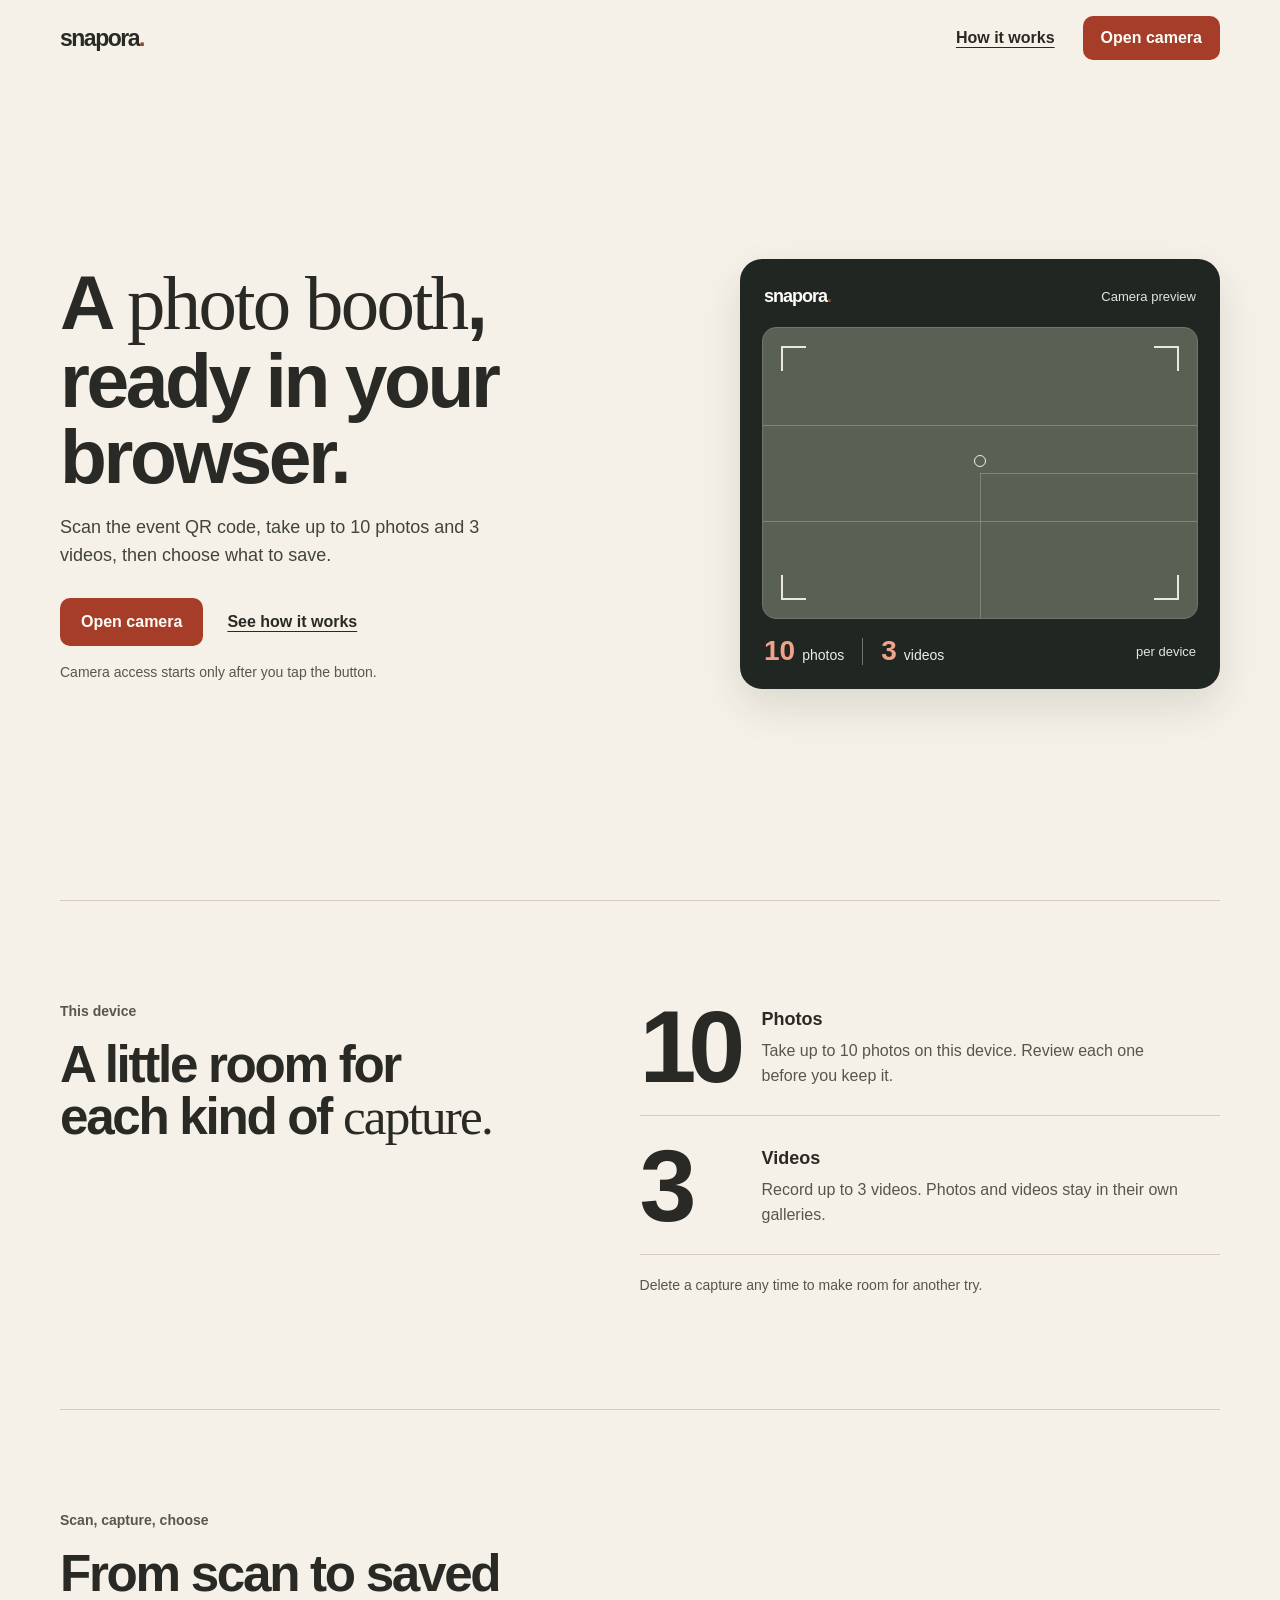
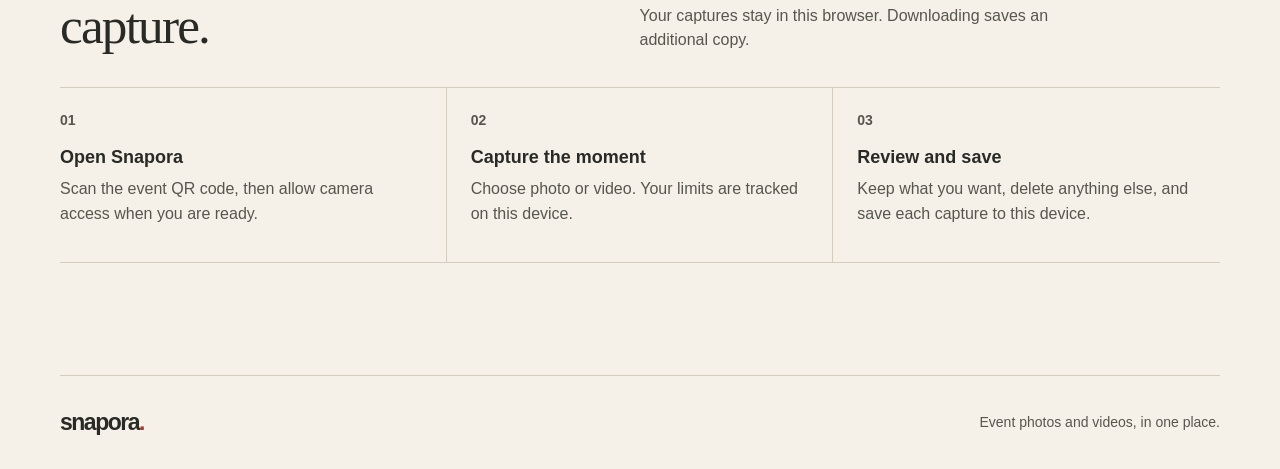
<file: index.html>
<!doctype html>
<html lang="en" data-type="software">
  <head>
    <meta charset="utf-8">
    <meta name="viewport" content="width=device-width, initial-scale=1, viewport-fit=cover">
    <meta name="theme-color" content="#f5f1e8">
    <meta name="description" content="A phone-first event photo booth. Take photos and videos, then choose the memories you want to keep.">
    <meta name="page-type" content="software">
    <meta name="site-kind" content="software">
    <title>Snapora: the event photo booth in your browser</title>
    <link rel="stylesheet" href="styles.css">
  </head>
  <body>
    <a class="skip-link" href="#main">Skip to content</a>
    <header class="site-header">
      <a class="wordmark" href="#top" aria-label="Snapora home">snapora<span aria-hidden="true">.</span></a>
      <nav class="site-nav" aria-label="Main navigation">
        <a class="nav-link" href="#how-it-works">How it works</a>
        <a class="button button--primary button--nav" href="capture.html">Open camera</a>
      </nav>
    </header>

    <main id="main">
      <section class="hero section-wrap" id="top" aria-labelledby="hero-title">
        <div class="hero-copy">
          <h1 id="hero-title">A <span class="serif-accent">photo booth</span>, ready in your browser.</h1>
          <p class="hero-lead">Scan the event QR code, take up to 10 photos and 3 videos, then choose what to save.</p>
          <div class="hero-actions">
            <a class="button button--primary" href="capture.html">Open camera</a>
            <a class="text-link" href="#how-it-works">See how it works</a>
          </div>
          <p class="hero-note">Camera access starts only after you tap the button.</p>
        </div>

        <div class="camera-preview" role="img" aria-label="Snapora camera screen showing the photo and video limits">
          <div class="preview-top">
            <span class="preview-wordmark">snapora<span aria-hidden="true">.</span></span>
            <span class="preview-event">Camera preview</span>
          </div>
          <div class="viewfinder">
            <span class="viewfinder-corner viewfinder-corner--tl" aria-hidden="true"></span>
            <span class="viewfinder-corner viewfinder-corner--tr" aria-hidden="true"></span>
            <span class="viewfinder-corner viewfinder-corner--bl" aria-hidden="true"></span>
            <span class="viewfinder-corner viewfinder-corner--br" aria-hidden="true"></span>
            <span class="viewfinder-mark" aria-hidden="true"></span>
            <span class="viewfinder-line viewfinder-line--one" aria-hidden="true"></span>
            <span class="viewfinder-line viewfinder-line--two" aria-hidden="true"></span>
          </div>
          <div class="preview-limits">
            <div class="preview-limit">
              <span class="preview-limit__number">10</span>
              <span class="preview-limit__label">photos</span>
            </div>
            <span class="preview-divider" aria-hidden="true"></span>
            <div class="preview-limit">
              <span class="preview-limit__number">3</span>
              <span class="preview-limit__label">videos</span>
            </div>
            <span class="preview-limit__note">per device</span>
          </div>
        </div>
      </section>

      <section class="limits section-wrap" id="limits" aria-labelledby="limits-title">
        <div class="section-intro">
          <p class="section-kicker">This device</p>
          <h2 id="limits-title">A little room for each kind of <span class="serif-accent">capture.</span></h2>
        </div>
        <div class="limits-content">
          <div class="limit">
            <p class="limit-number">10</p>
            <div class="limit-copy">
              <h3>Photos</h3>
              <p>Take up to 10 photos on this device. Review each one before you keep it.</p>
            </div>
          </div>
          <div class="limit">
            <p class="limit-number">3</p>
            <div class="limit-copy">
              <h3>Videos</h3>
              <p>Record up to 3 videos. Photos and videos stay in their own galleries.</p>
            </div>
          </div>
          <p class="limits-note">Delete a capture any time to make room for another try.</p>
        </div>
      </section>

      <section class="steps section-wrap" id="how-it-works" aria-labelledby="steps-title">
        <div class="section-intro">
          <div>
            <p class="section-kicker">Scan, capture, choose</p>
            <h2 id="steps-title">From scan to saved <span class="serif-accent">capture.</span></h2>
          </div>
          <p class="steps-note">Your captures stay in this browser. Downloading saves an additional copy.</p>
        </div>
        <ol class="step-list">
          <li class="step">
            <span class="step-number" aria-hidden="true">01</span>
            <div>
              <h3>Open Snapora</h3>
              <p>Scan the event QR code, then allow camera access when you are ready.</p>
            </div>
          </li>
          <li class="step">
            <span class="step-number" aria-hidden="true">02</span>
            <div>
              <h3>Capture the moment</h3>
              <p>Choose photo or video. Your limits are tracked on this device.</p>
            </div>
          </li>
          <li class="step">
            <span class="step-number" aria-hidden="true">03</span>
            <div>
              <h3>Review and save</h3>
              <p>Keep what you want, delete anything else, and save each capture to this device.</p>
            </div>
          </li>
        </ol>
      </section>
    </main>

    <footer class="site-footer section-wrap">
      <a class="wordmark" href="#top" aria-label="Snapora home">snapora<span aria-hidden="true">.</span></a>
      <p>Event photos and videos, in one place.</p>
    </footer>
  </body>
</html>
</file>
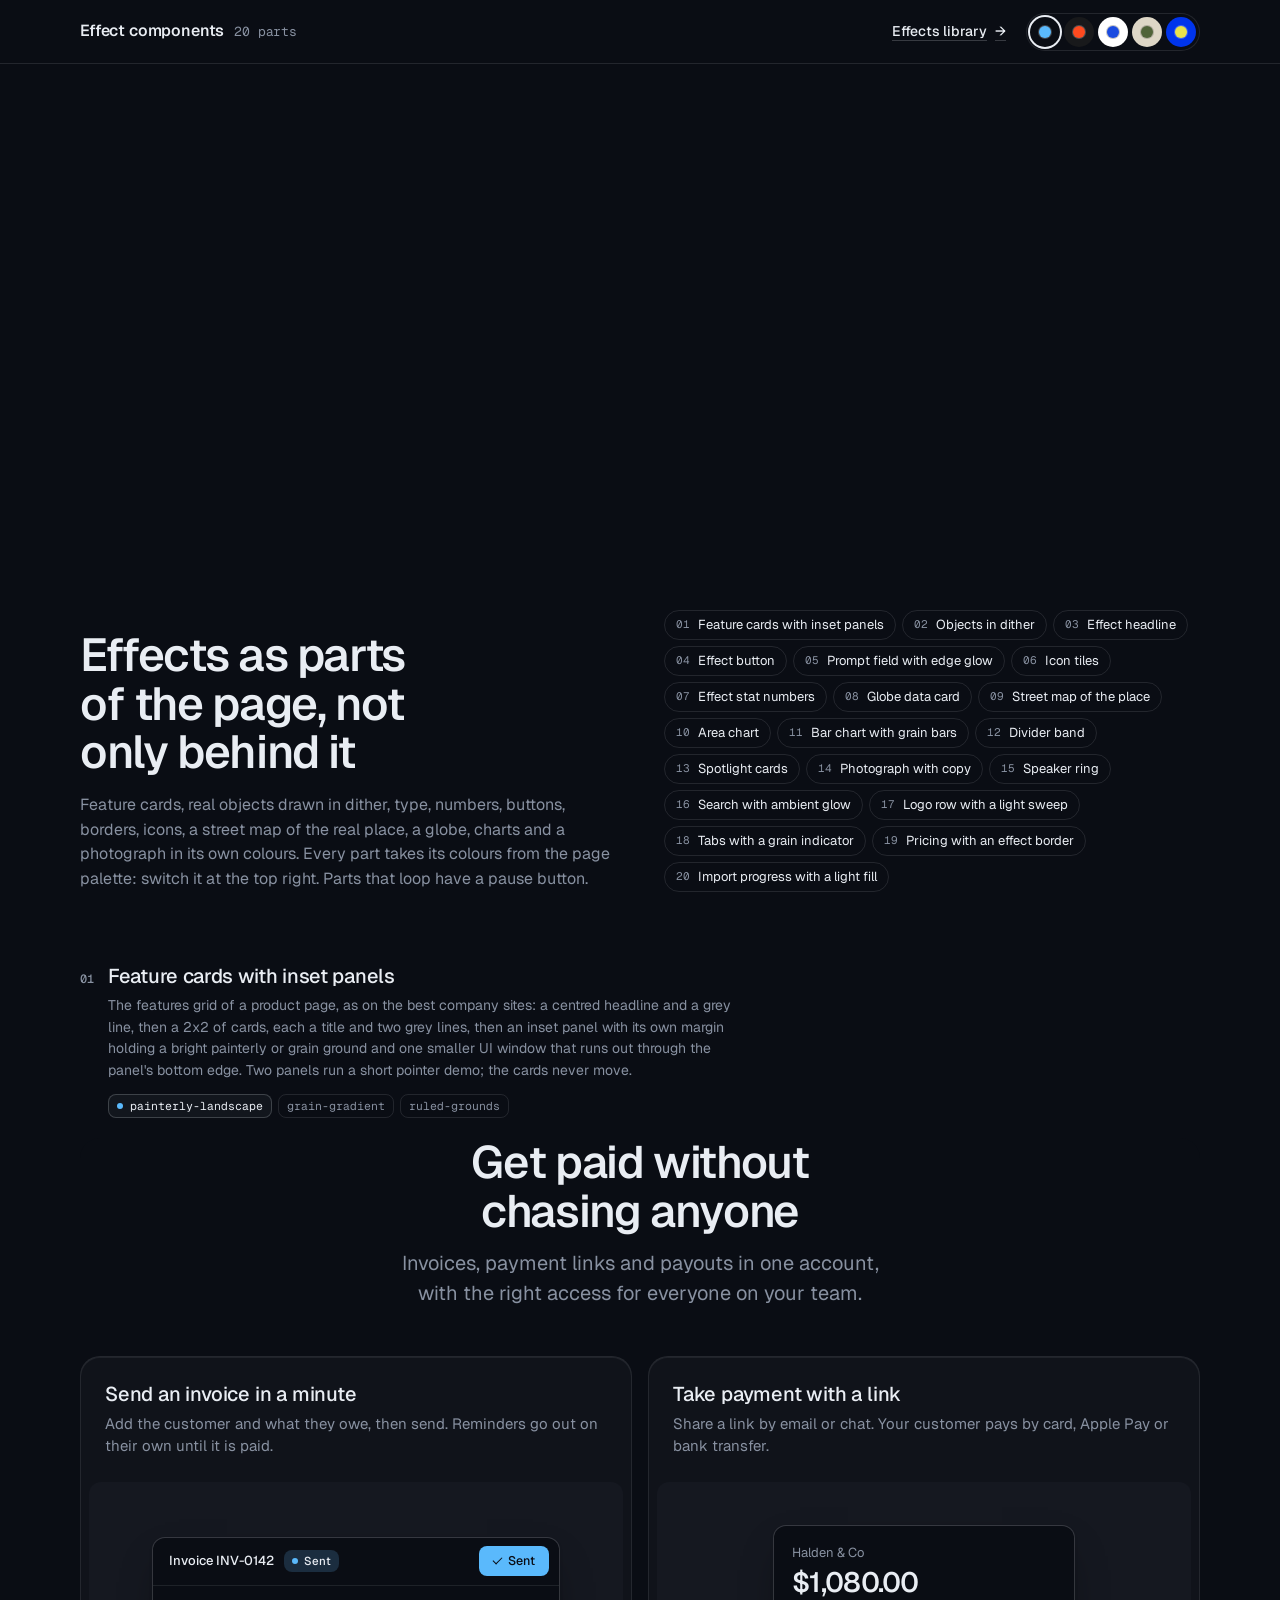
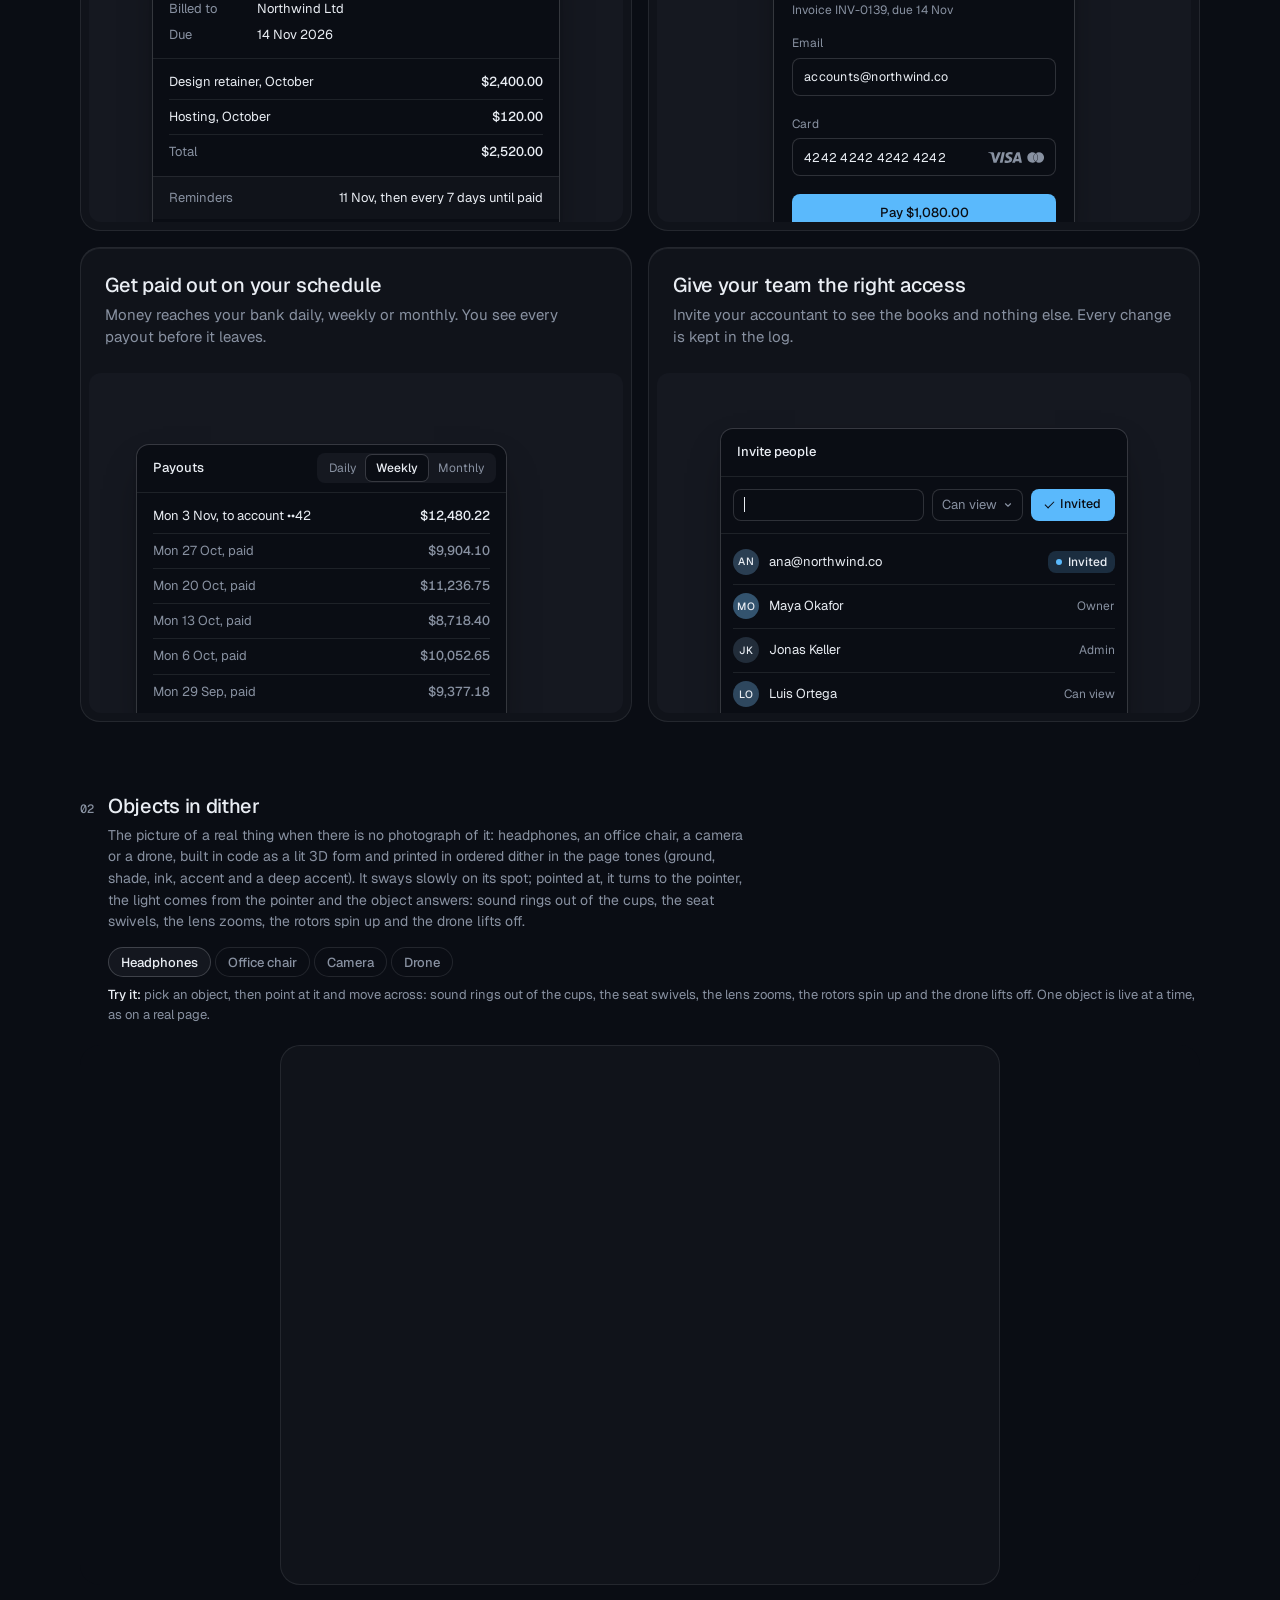
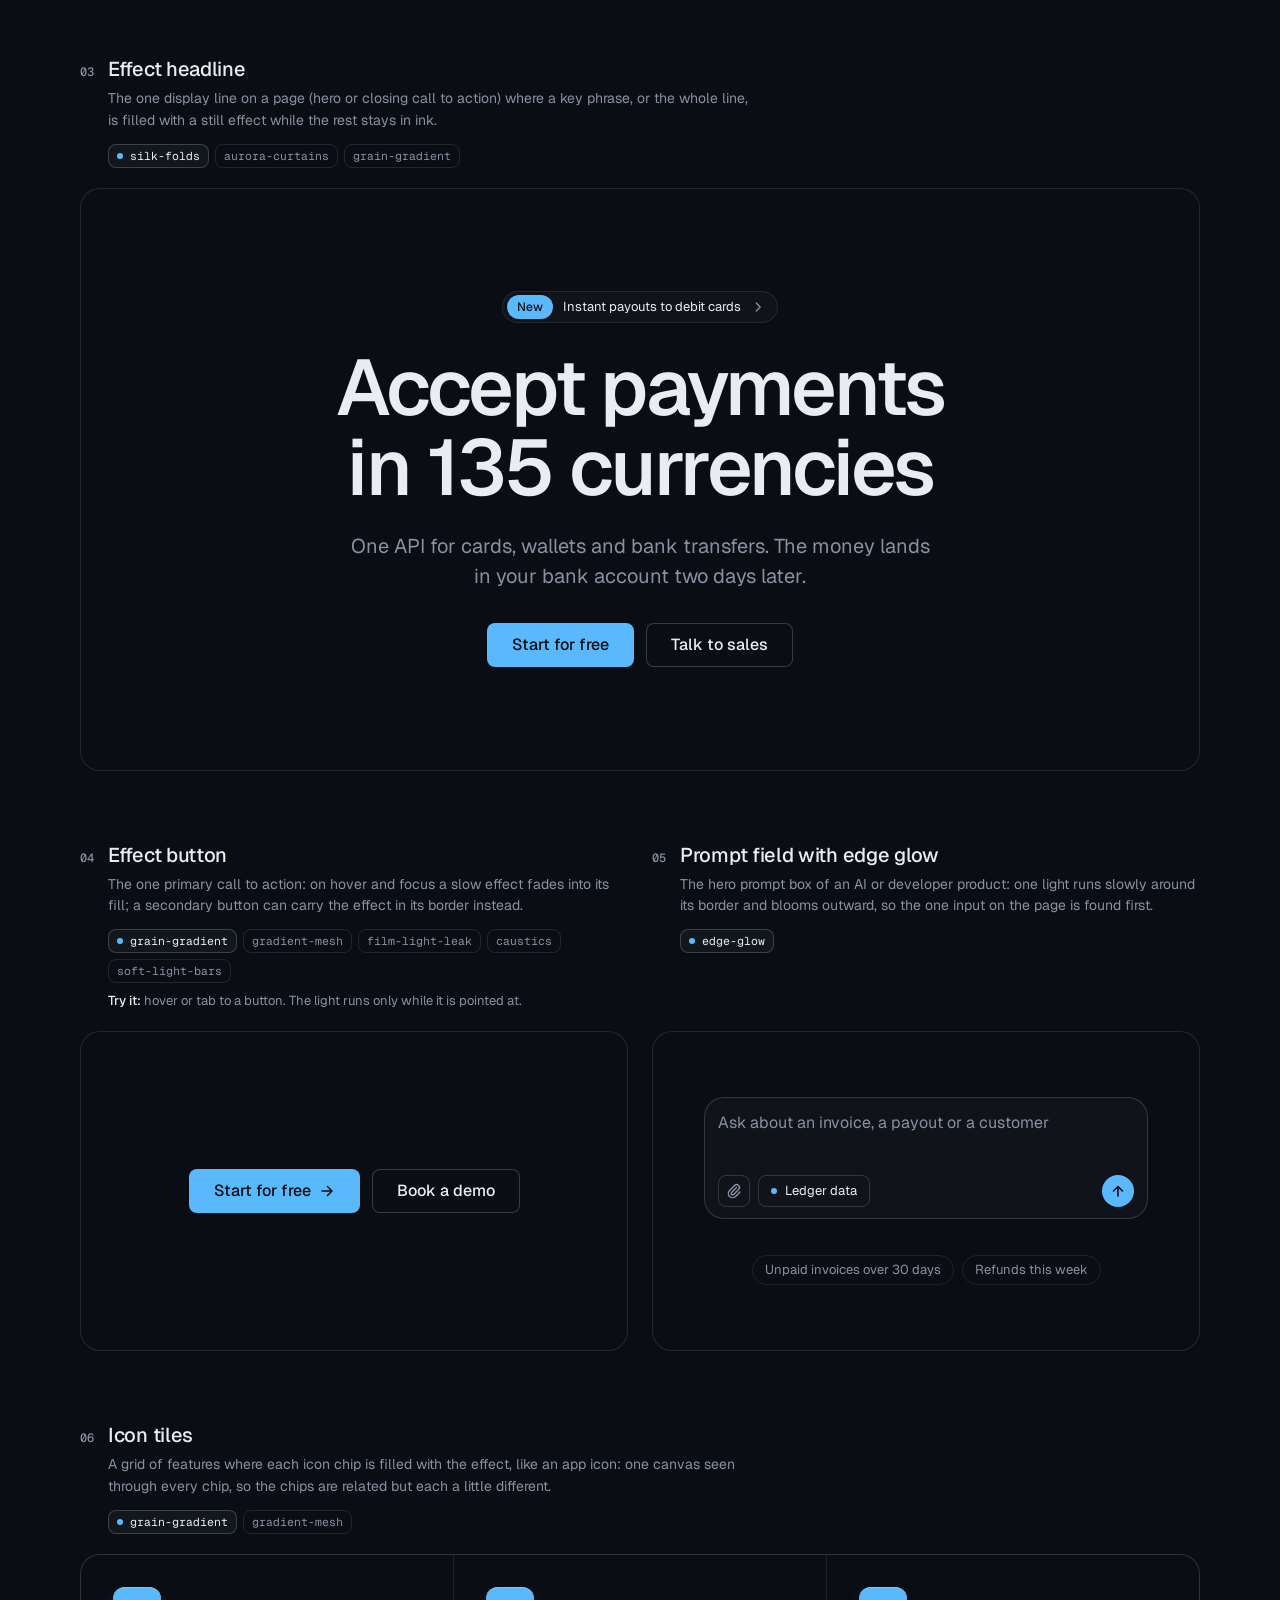
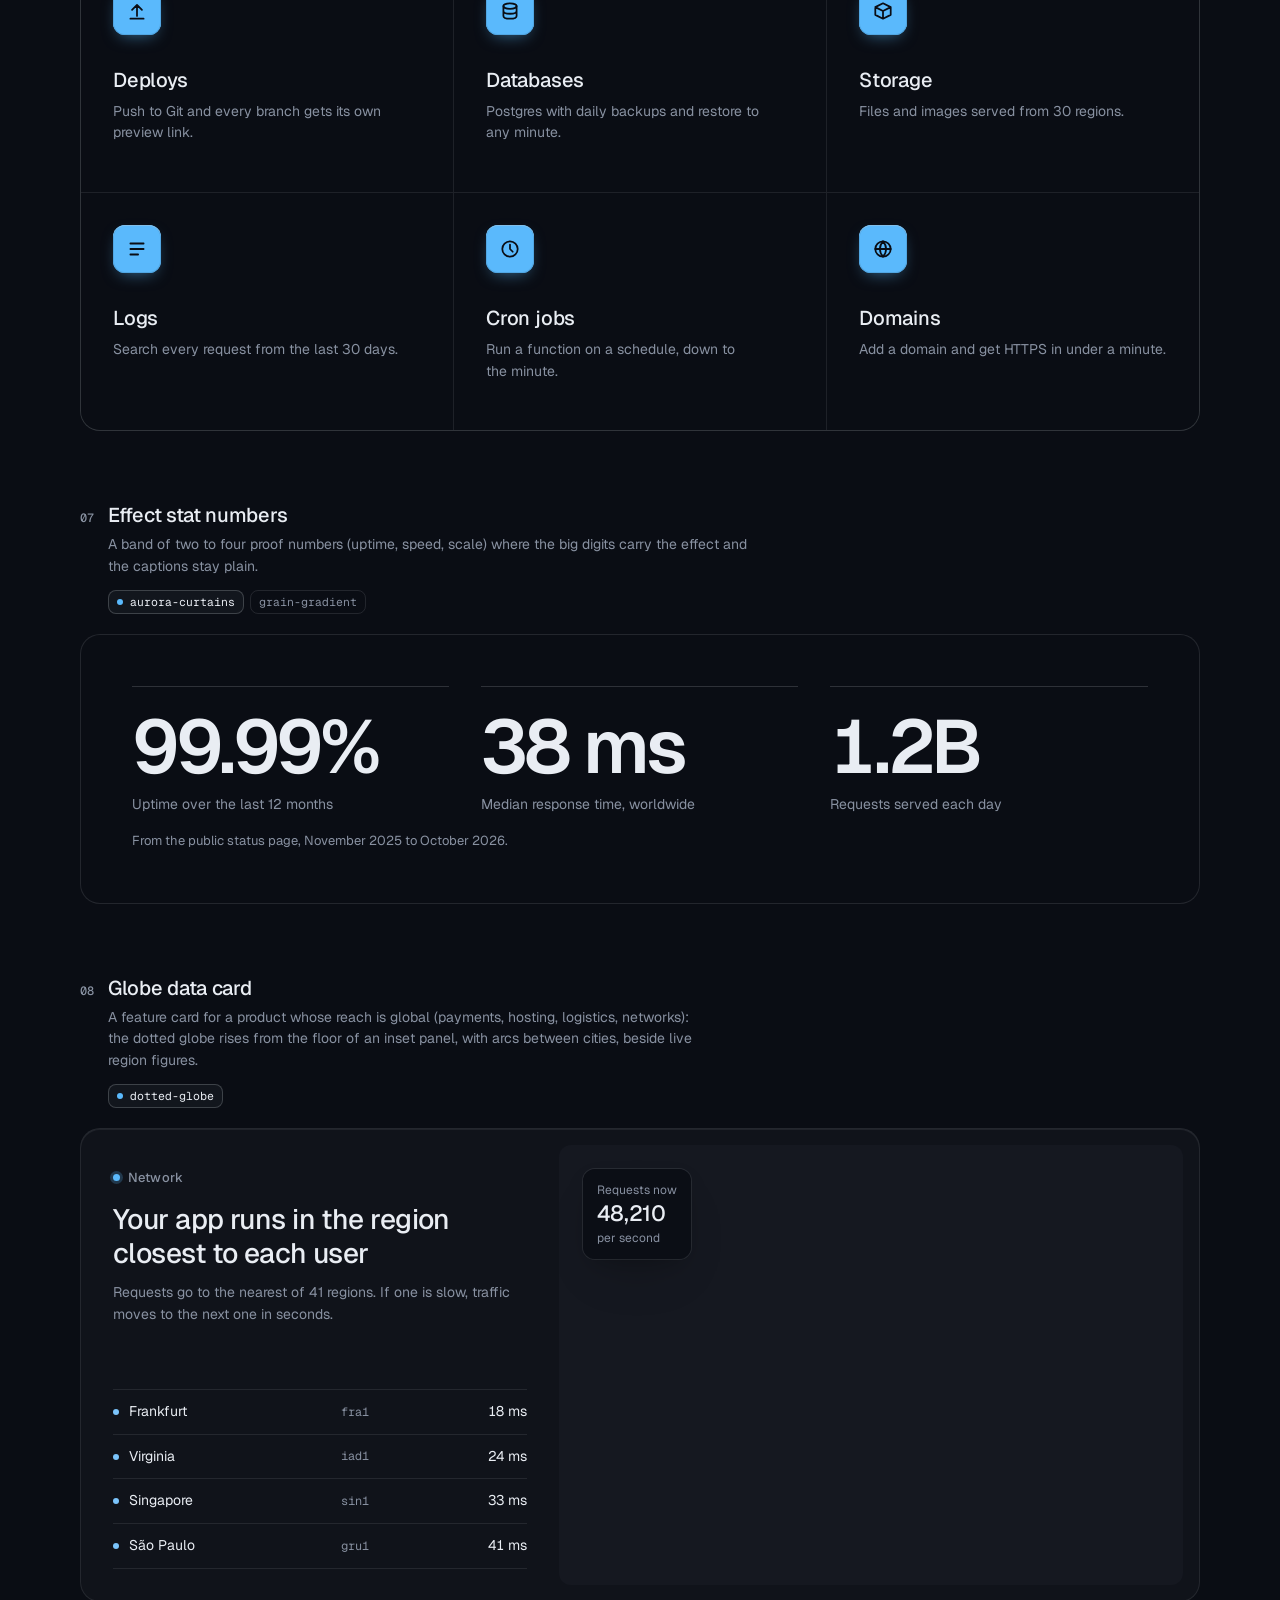
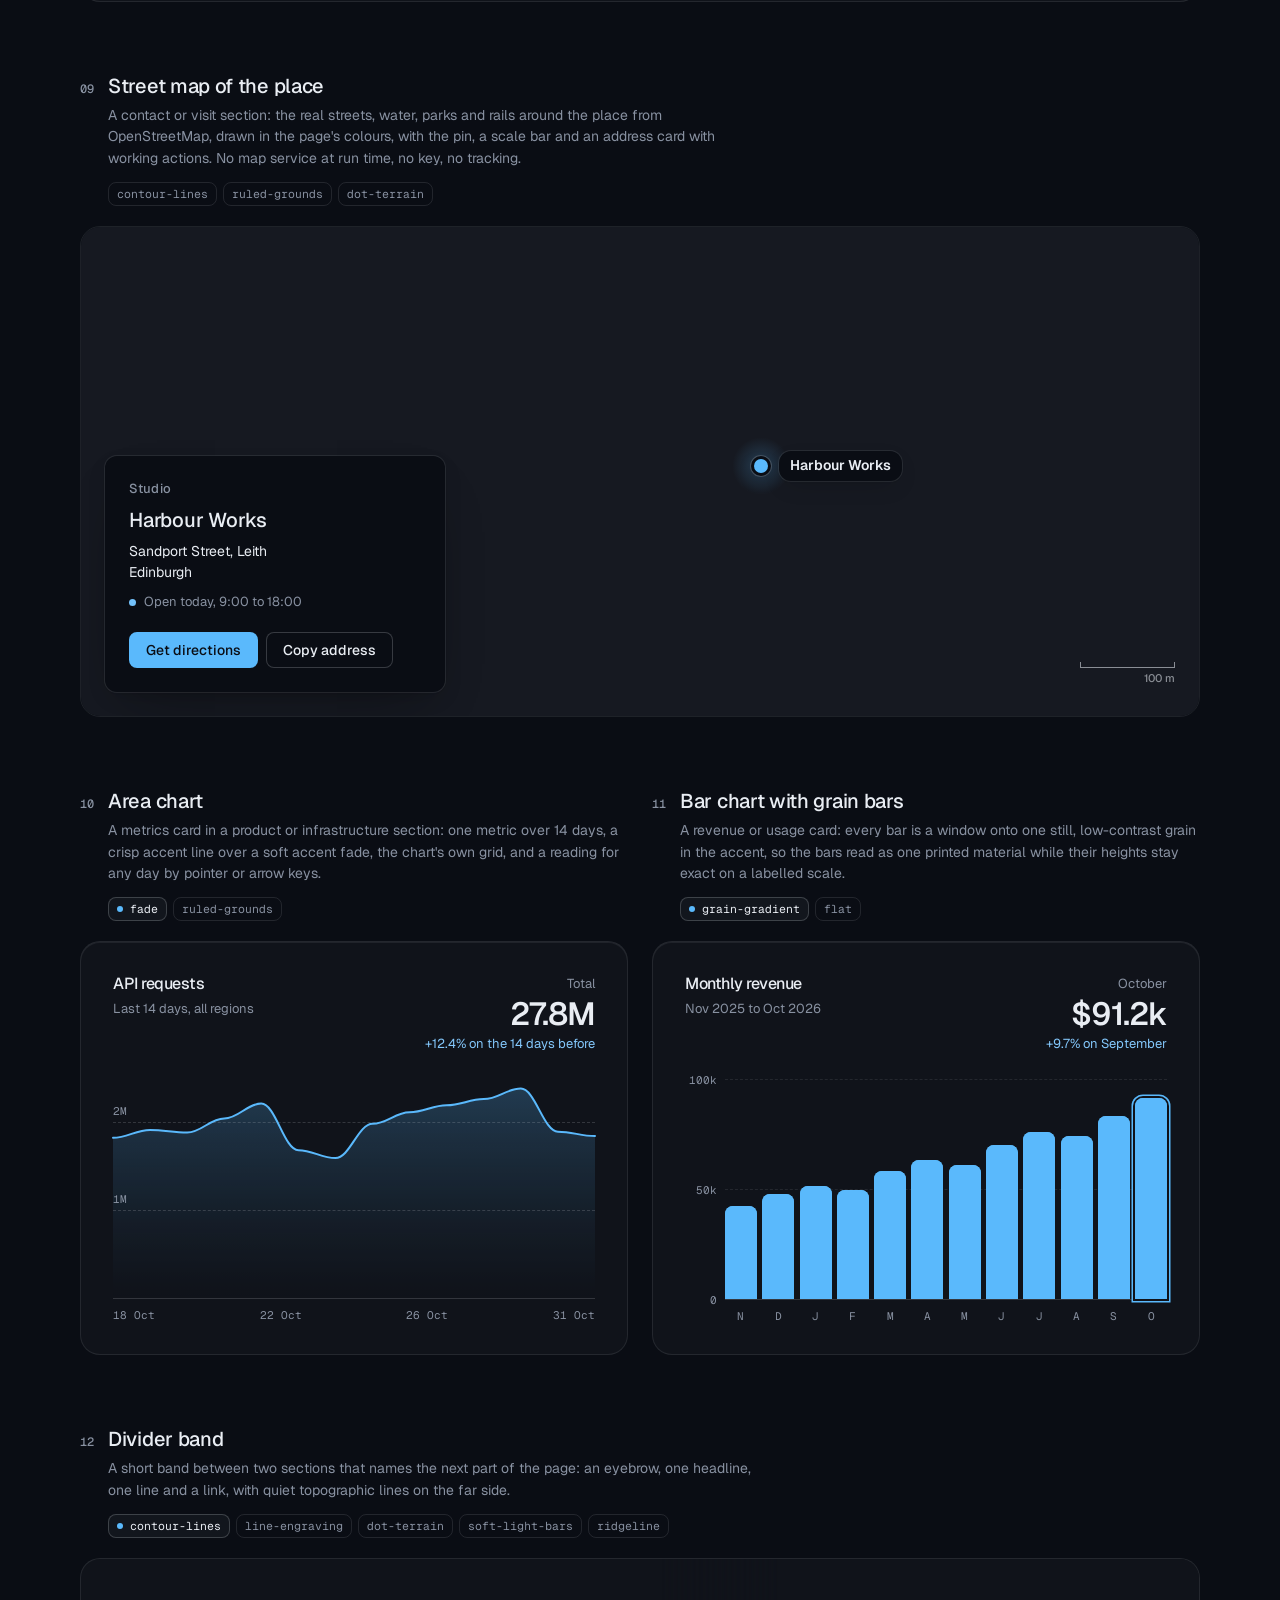
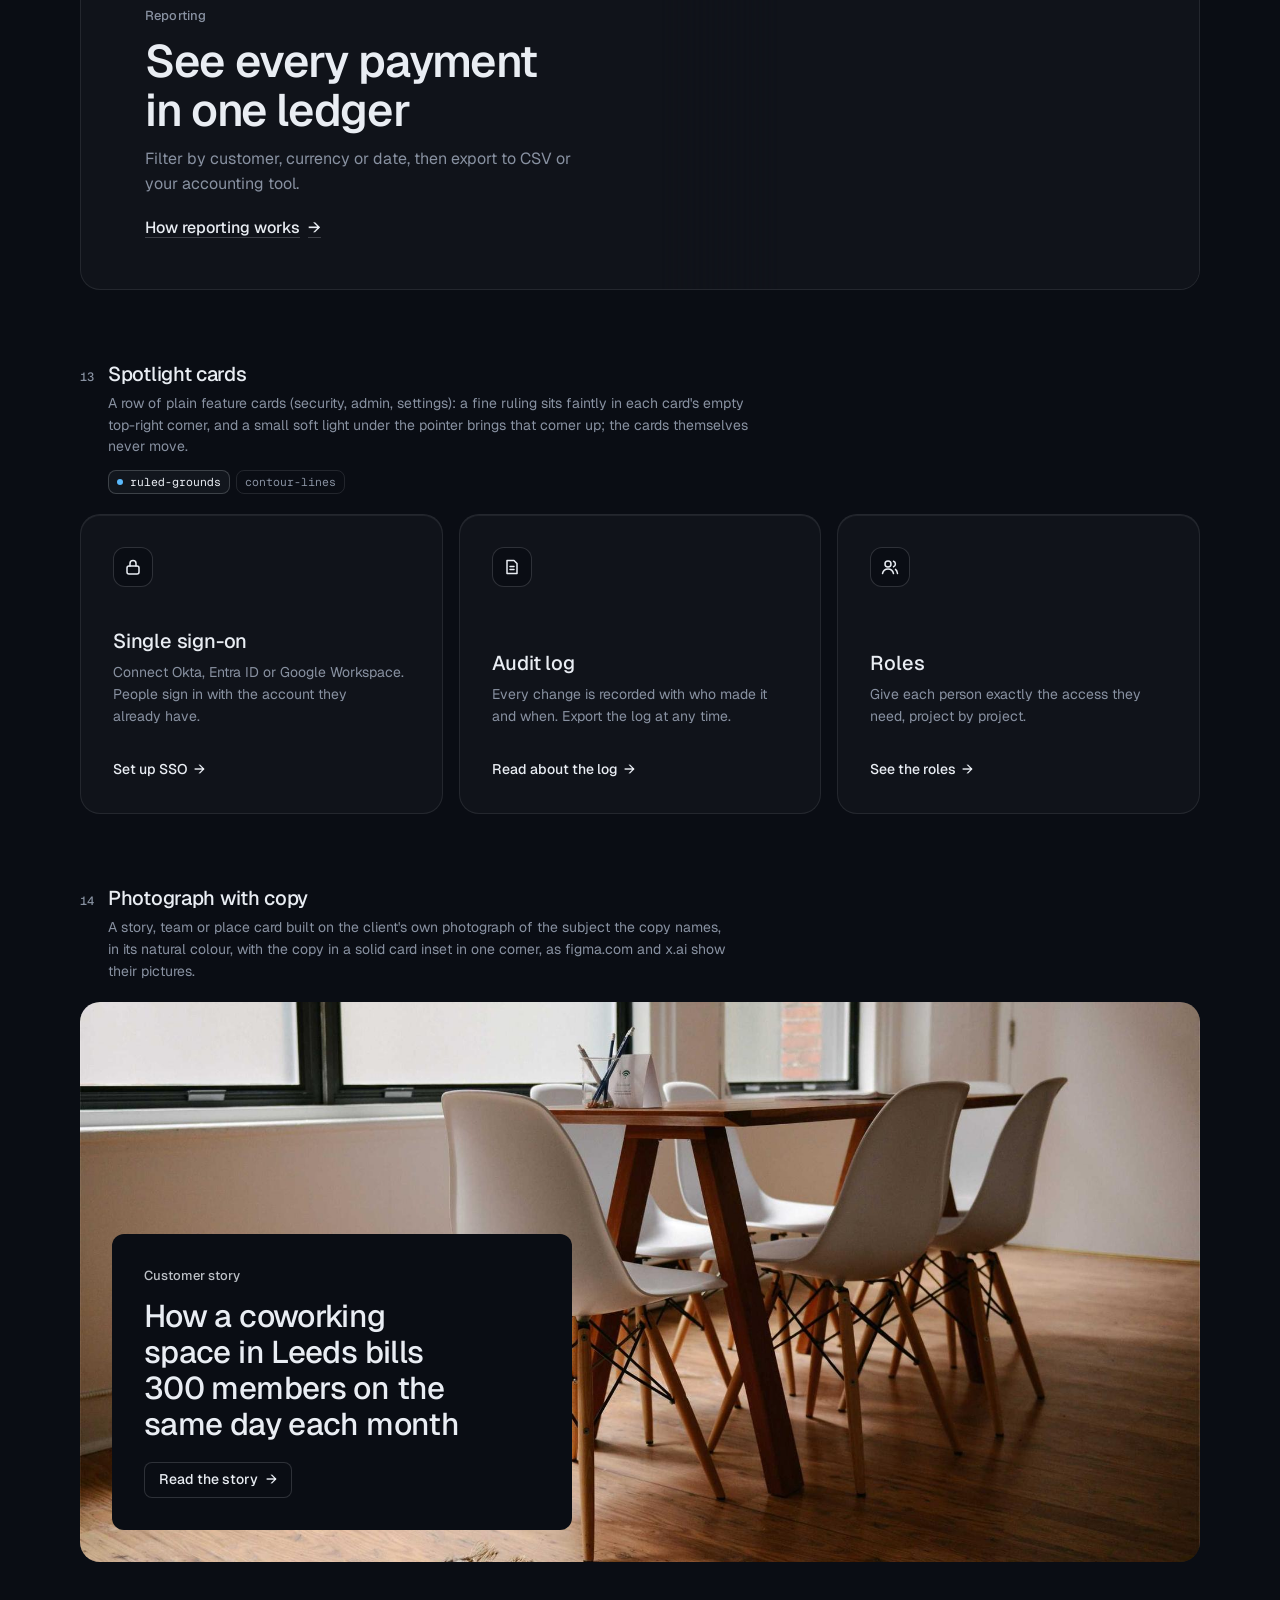
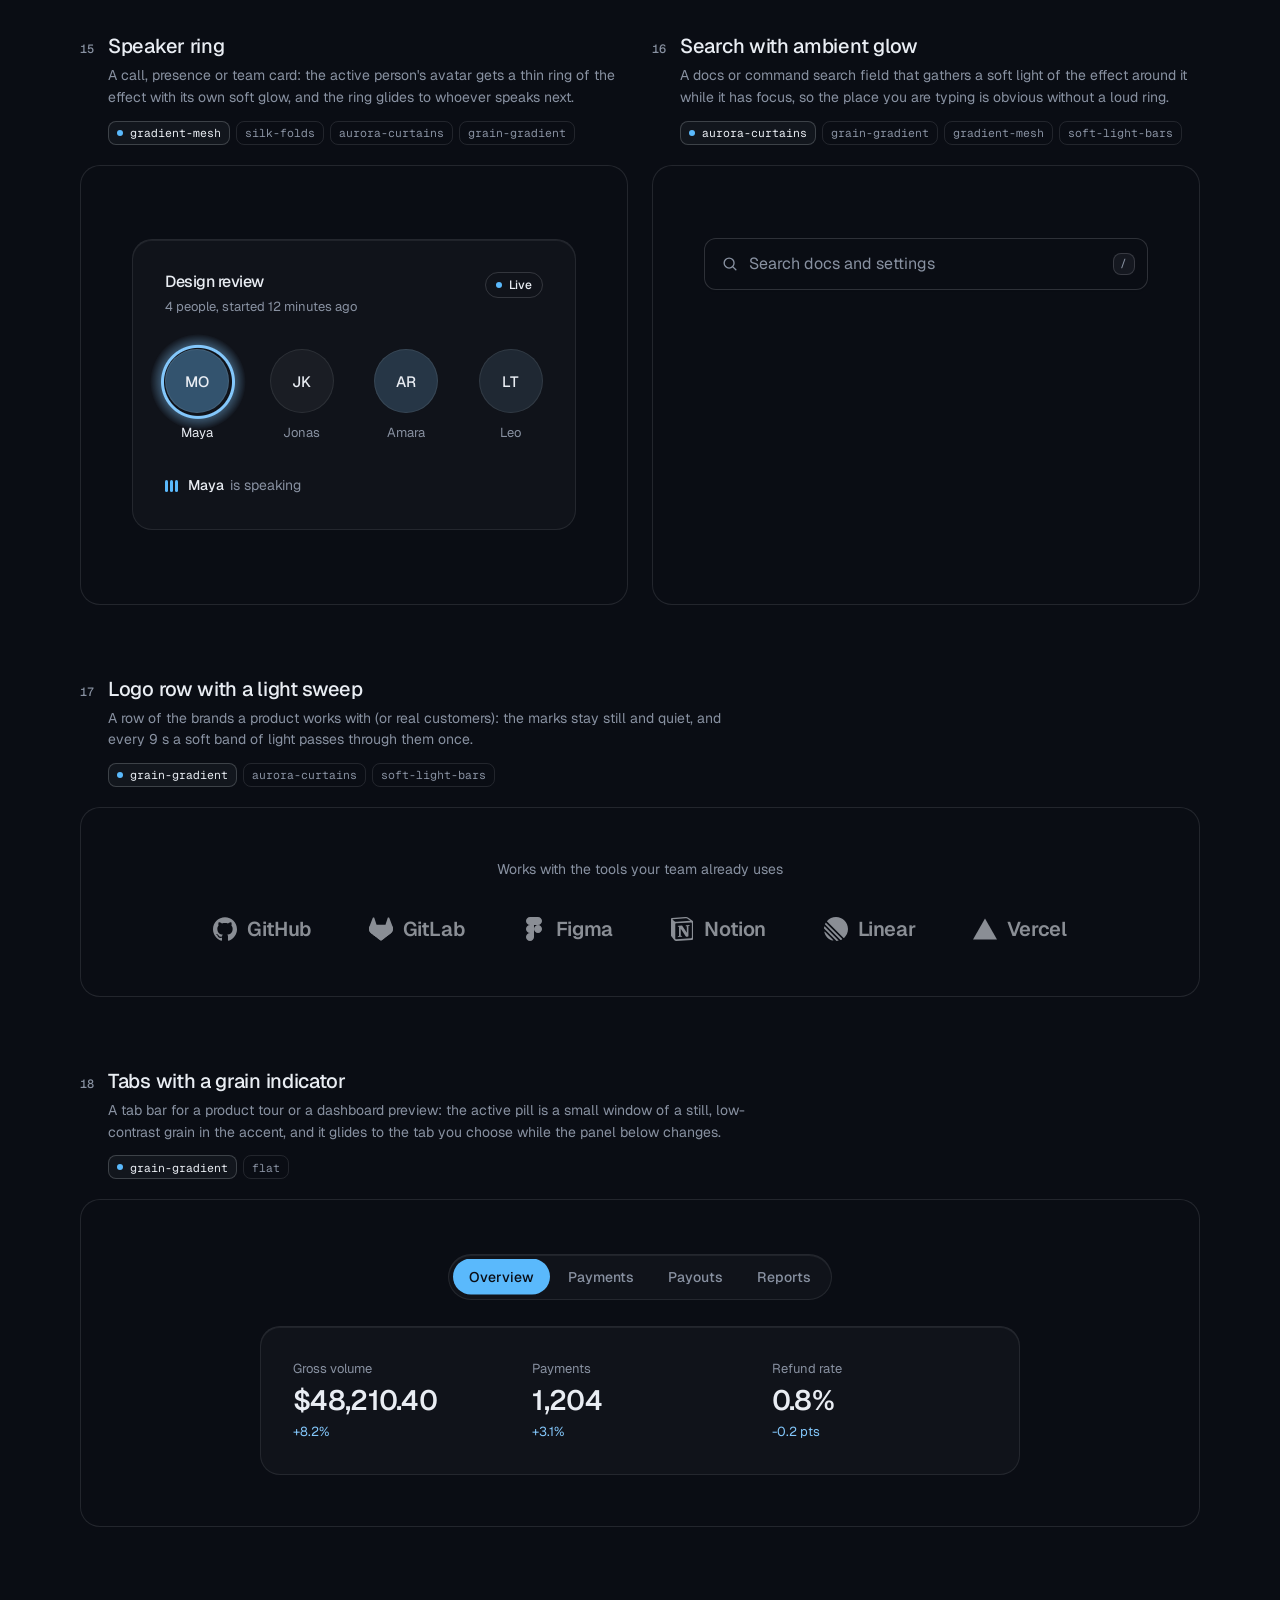
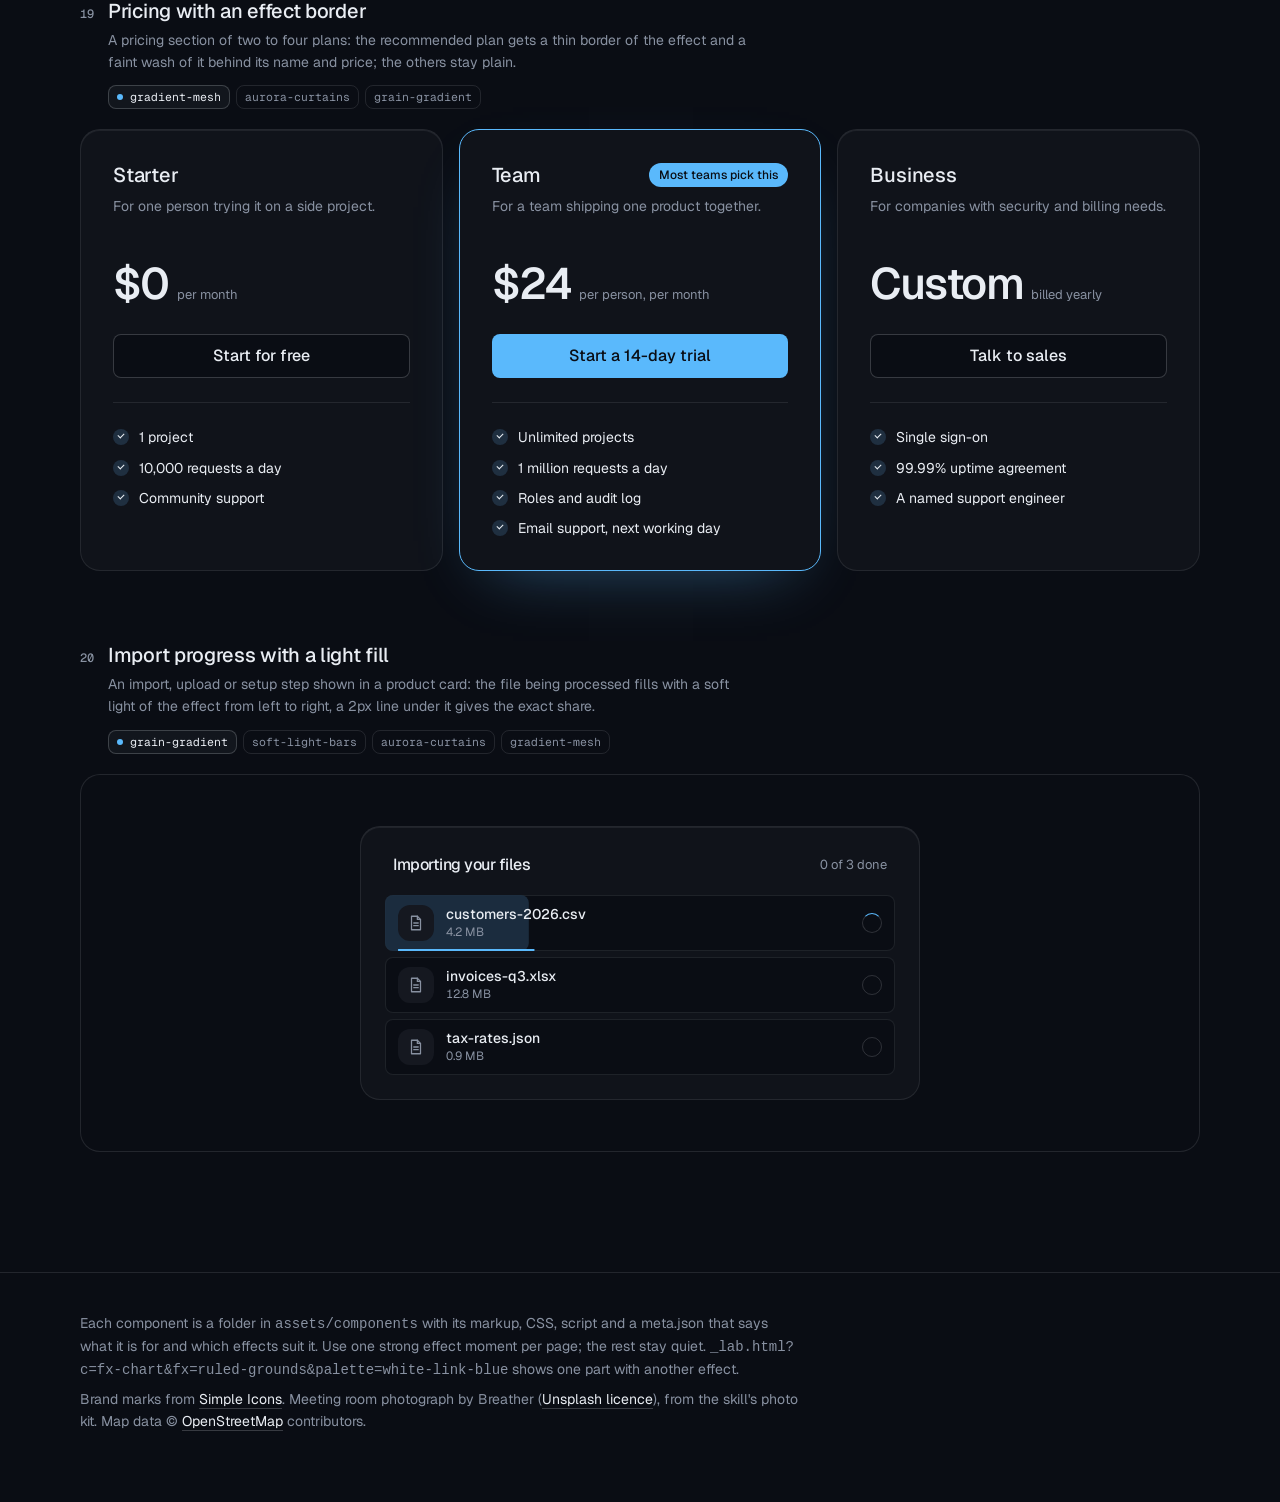
<file: .agents/skills/design-taste-frontend/assets/components/index.html>
<!doctype html>
<html lang="en" data-radius="soft">
<head>
<script>window.__tpGlMax = 16;   /* a gallery shows many live effects at once; a page of a site keeps the default 4 (fx.js) */</script>
<meta charset="utf-8">
<meta name="viewport" content="width=device-width, initial-scale=1">
<title>Effect components</title>
<link rel="preconnect" href="https://fonts.googleapis.com">
<link rel="preconnect" href="https://fonts.gstatic.com" crossorigin>
<link href="https://fonts.googleapis.com/css2?family=Geist:wght@100..900&family=Geist+Mono:wght@400..600&display=swap" rel="stylesheet">
<link rel="stylesheet" href="../system.css">
<link rel="stylesheet" href="./base.css">
<style>
  :root {
    --font-display: "Geist", system-ui, sans-serif;
    --font-text: "Geist", system-ui, sans-serif;
    --font-mono: "Geist Mono", ui-monospace, monospace;
    --display-weight: 560;
    --display-tracking: -0.03em;
    --container: 1200px;
  }
  body { min-height: 100vh; }
  .top {
    position: sticky; top: 0; z-index: 50; height: 64px; background: var(--bg);
    border-bottom: 1px solid var(--line);
  }
  .top .container { height: 100%; display: flex; align-items: center; justify-content: space-between; gap: 16px; }
  .brand { display: flex; align-items: center; gap: 10px; font-weight: 560; letter-spacing: -0.01em; }
  .brand small { font: 400 13px/1 var(--font-mono); color: var(--muted); }
  .top nav { display: flex; align-items: center; gap: 20px; }
  .top nav a.link { font-size: 14px; }
  .swatches { display: flex; gap: 4px; padding: 3px; border: 1px solid var(--line); border-radius: 999px; background: var(--bg); }
  .swatches button {
    width: 30px; height: 30px; border-radius: 999px; border: 0; padding: 0; cursor: pointer; position: relative;
    background: var(--sw-bg);
  }
  .swatches button::after {
    content: ""; position: absolute; inset: 9px; border-radius: 999px; background: var(--sw-accent);
    box-shadow: 0 0 0 1px color-mix(in oklab, var(--sw-ink) 25%, transparent);
  }
  .swatches button[aria-pressed="true"] { box-shadow: 0 0 0 2px var(--ink); }
  .swatches button:focus-visible { outline-offset: 3px; }

  .intro { padding-block: 64px 40px; display: grid; grid-template-columns: minmax(0, 6fr) minmax(0, 6fr); gap: 48px; align-items: end; }
  .intro h1 { font-size: clamp(34px, 2.2vw + 18px, 52px); line-height: 1.05; max-width: 15ch; }
  .intro p { margin-top: 16px; color: var(--muted); font-size: var(--t-body); line-height: 1.55; max-width: 52ch; }
  .index { display: flex; flex-wrap: wrap; gap: 6px; justify-content: flex-start; }
  @media (max-width: 1023px) { .intro { grid-template-columns: minmax(0, 1fr); gap: 28px; } }
  .index a {
    display: inline-flex; align-items: center; gap: 8px; height: 30px; padding: 0 11px; border-radius: 999px;
    border: 1px solid var(--line); font-size: 13px; color: var(--ink);
    transition: border-color var(--dur) var(--ease), background-color var(--dur) var(--ease);
  }
  .index a span { font-family: var(--font-mono); font-size: 11px; color: var(--muted); }
  .index a:hover { border-color: var(--line-strong); background: color-mix(in oklab, var(--ink) 4%, var(--bg)); }

  /* every part spans two rows of the list (its notes, its stage) as a subgrid, so the two parts of a
     half-width pair share one notes height and one stage height: their stages start and end level */
  .list { display: grid; grid-template-columns: repeat(2, minmax(0, 1fr)); column-gap: 24px; row-gap: 0; padding-bottom: 120px; }
  .sc { grid-column: 1 / -1; grid-row: span 2; display: grid; grid-template-rows: subgrid; row-gap: 20px; min-width: 0; scroll-margin-top: 88px; padding-top: 72px; }
  .sc:first-child { padding-top: 0; }
  .sc.is-half { grid-column: auto; }
  .sc.is-half .sc__stage:not(.is-center) { display: grid; }
  .sc__meta { display: grid; grid-template-columns: auto 1fr; column-gap: 14px; row-gap: 6px; align-items: baseline; align-content: start; }
  .sc__note { grid-column: 2; margin: 2px 0 0; font-size: 13px; color: var(--muted); }
  .sc__note::before { content: "Try it: "; color: var(--ink); font-weight: 500; }
  .sc__no { font: 500 12px/1 var(--font-mono); color: var(--muted); padding-top: 2px; }
  .sc__name { font: 500 20px/1.25 var(--font-text); letter-spacing: -0.015em; margin: 0; }
  .sc__for { grid-column: 2; color: var(--muted); font-size: 14px; line-height: 1.55; max-width: 72ch; margin: 0; }
  .sc__fx { grid-column: 2; display: flex; flex-wrap: wrap; gap: 6px; margin-top: 6px; }
  .sc__fx li {
    font: 400 11.5px/1 var(--font-mono); color: var(--muted); height: 24px; display: inline-flex; align-items: center;
    padding: 0 8px; border-radius: var(--r-sm); border: 1px solid var(--line);
  }
  .sc__fx li.is-on { color: var(--ink); border-color: var(--line-strong); background: color-mix(in oklab, var(--ink) 5%, var(--bg)); }
  .sc__fx li.is-on::before { content: ""; width: 6px; height: 6px; border-radius: 99px; background: var(--accent); margin-right: 7px; }
  .sc__stage {
    position: relative; min-width: 0; border: 1px solid var(--line); border-radius: var(--r-lg);
    padding: clamp(20px, 4vw, 56px); background: var(--bg);
  }
  .sc__stage.is-tall { padding-block: clamp(56px, 8vw, 120px); }
  .sc__stage.is-flush { padding: 0; border: 0; }
  .sc__stage.is-center { display: grid; place-items: center; min-height: 320px; }
  /* one object, at a size a page would give it */
  #fx-dither-object .sc__stage { display: grid; justify-items: center; }
  #fx-dither-object .cx-obj { width: min(100%, 720px); }
  .sc__pick { grid-column: 2; display: flex; flex-wrap: wrap; gap: 4px; margin-top: 8px; }
  .sc__pick button {
    height: 30px; padding: 0 12px; border-radius: 999px; border: 1px solid var(--line); background: var(--bg);
    font: 500 13px/1 var(--font-text); color: var(--muted); cursor: pointer;
  }
  .sc__pick button:hover { color: var(--ink); border-color: var(--line-strong); }
  .sc__pick button[aria-pressed="true"] { color: var(--ink); border-color: var(--line-strong); background: color-mix(in oklab, var(--ink) 6%, var(--bg)); }
  /* the search list opens below its field: leave it room inside the frame */
  #fx-search .sc__stage { min-height: 440px; place-items: start center; padding-top: 72px; }
  .sc__stage:empty::after { content: "Loading"; color: var(--muted); font-size: 13px; }

  .foot { border-top: 1px solid var(--line); padding: 40px 0 64px; color: var(--muted); font-size: 14px; }
  .foot p { max-width: 80ch; margin: 0 0 8px; }
  .foot a { color: var(--ink); text-decoration: underline; text-decoration-color: var(--line-strong); text-underline-offset: 4px; }

  @media (max-width: 899px) {
    .list { grid-template-columns: minmax(0, 1fr); }
    .sc.is-half { grid-column: 1 / -1; }
    .top nav a.link { display: none; }
  }
  @media (max-width: 639px) {
    .intro { padding-block: 48px 32px; }
    .sc { padding-top: 48px; }
    .sc__meta { grid-template-columns: 1fr; }
    .sc__no { display: none; }
    .sc__for, .sc__fx, .sc__note, .sc__pick { grid-column: 1; }
    .sc__stage.is-center { min-height: 240px; }
    .brand small { display: none; }
  }
</style>
</head>
<body>
<header class="top">
  <div class="container">
    <div class="brand">Effect components <small id="count"></small></div>
    <nav aria-label="Palette and links">
      <a class="link" href="../effects/gallery.html">Effects library</a>
      <div class="swatches" id="swatches" role="group" aria-label="Page palette"></div>
    </nav>
  </div>
</header>

<main>
  <section class="intro container">
    <div>
      <h1>Effects as parts of the page, not only behind it</h1>
      <p id="lede">Feature cards, real objects drawn in dither, type, numbers, buttons, borders, icons, a street map of the real place, a globe, charts and a photograph in its own colours. Every part takes its colours from the page palette: switch it at the top right. Parts that loop have a pause button.</p>
    </div>
    <nav class="index" id="index" aria-label="Components"></nav>
  </section>
  <div class="container list" id="list"></div>
</main>

<footer class="foot">
  <div class="container">
    <p>Each component is a folder in <code>assets/components</code> with its markup, CSS, script and a meta.json that says what it is for and which effects suit it. Use one strong effect moment per page; the rest stay quiet. <code>_lab.html?c=fx-chart&amp;fx=ruled-grounds&amp;palette=white-link-blue</code> shows one part with another effect.</p>
    <p>Brand marks from <a href="https://simpleicons.org/">Simple Icons</a>. Meeting room photograph by Breather (<a href="https://unsplash.com/photos/DEdM9Vs6s8w">Unsplash licence</a>), from the skill's photo kit. Map data © <a href="https://www.openstreetmap.org/copyright">OpenStreetMap</a> contributors.</p>
  </div>
</footer>

<script type="module">
  import fx from '../effects/fx.js';

  // component id, layout and stage style, in page order
  const COMPONENTS = [
    { id: 'fx-feature-card', stage: 'is-flush' },
    { id: 'fx-dither-object', stage: 'is-flush', note: 'pick an object, then point at it and move across: sound rings out of the cups, the seat swivels, the lens zooms, the rotors spin up and the drone lifts off. One object is live at a time, as on a real page.' },
    { id: 'fx-headline', stage: 'is-tall' },
    { id: 'fx-button', half: true, stage: 'is-center', note: 'hover or tab to a button. The light runs only while it is pointed at.' },
    { id: 'fx-prompt', half: true, stage: 'is-center' },
    { id: 'fx-icon-tiles', stage: 'is-flush' },
    { id: 'fx-stat' },
    { id: 'fx-globe', stage: 'is-flush' },
    { id: 'fx-map', stage: 'is-flush' },
    { id: 'fx-chart', half: true, stage: 'is-flush' },
    { id: 'fx-bars', half: true, stage: 'is-flush' },
    { id: 'fx-band', stage: 'is-flush' },
    { id: 'fx-spotlight', stage: 'is-flush' },
    { id: 'fx-photo', stage: 'is-flush' },
    { id: 'fx-avatar', half: true, stage: 'is-center' },
    { id: 'fx-search', half: true, stage: 'is-center' },
    { id: 'fx-logos' },
    { id: 'fx-tabs' },
    { id: 'fx-pricing', stage: 'is-flush' },
    { id: 'fx-progress', stage: 'is-center' },
  ];

  const PALETTES = [
    { id: 'blue-black-cornflower', name: 'Night, cornflower', bg: '#0a0d14', surface: '#131824', ink: '#e9edf3', muted: '#8891a1', accent: '#5ab9fc', accentInk: '#0a0d14' },
    { id: 'graphite-safety-orange', name: 'Graphite, orange', bg: '#18191b', surface: '#222427', ink: '#eff0f1', muted: '#9c9ea3', accent: '#ff4a1f', accentInk: '#18191b' },
    { id: 'white-link-blue', name: 'White, blue', bg: '#ffffff', surface: '#f4f4f4', ink: '#111111', muted: '#6b6b6b', accent: '#1a4be0', accentInk: '#ffffff' },
    { id: 'moss-sand', name: 'Sand, moss', bg: '#ddd6c6', surface: '#d2cab8', ink: '#2a2a26', muted: '#59574e', accent: '#4f6238', accentInk: '#ffffff' },
    { id: 'cobalt-field', name: 'Cobalt field', bg: '#0034eb', surface: '#002fd6', ink: '#ffffff', muted: '#dfe4f2', accent: '#e9e34a', accentInk: '#111111' },
  ];

  const q = new URLSearchParams(location.search);
  if (q.has('time')) fx.setClock(+q.get('time'));
  if (q.has('fallback')) fx.config.forceFallback = true;
  const only = q.get('only') ? q.get('only').split(',') : null;
  const list = document.getElementById('list');
  const index = document.getElementById('index');
  const swatches = document.getElementById('swatches');

  /*
    The budget: a laptop's integrated GPU shares its memory with everything else, so this page never
    holds more than 4 live WebGL contexts. A part is started when it comes near the viewport and
    destroyed when it leaves it; still parts draw once and free their context; fx.js frees any idle
    off-screen context past 4. liveGL() counts the contexts that are open right now.
  */
  fx.config.maxLive = 4;
  const contexts = new Set();
  let peakGL = 0;
  const getContext = HTMLCanvasElement.prototype.getContext;
  HTMLCanvasElement.prototype.getContext = function (type, ...rest) {
    const c = getContext.call(this, type, ...rest);
    if (c && /webgl/i.test(type) && !contexts.has(c)) { contexts.add(c); peakGL = Math.max(peakGL, liveGL()); }
    return c;
  };
  function liveGL() {
    for (const c of contexts) if (c.isContextLost()) contexts.delete(c);
    return contexts.size;
  }

  // the dither object: one live at a time, switched here (a real page shows one object)
  const OBJECTS = {
    headphones: ['Headphones', 'Over-ear, wireless'],
    chair: ['Office chair', 'Swivel seat on five castors'],
    camera: ['Camera', 'Mirrorless, with a zoom lens'],
    drone: ['Drone', 'Four rotors and a camera'],
  };
  let object = OBJECTS[q.get('object')] ? q.get('object') : 'headphones';
  // print (ordered dither, the default) or studio (a smooth shaded render: no picker until it is anti-aliased; ?render=studio)
  let render = q.get('render') === 'studio' ? 'studio' : 'print';

  function applyPalette(p) {
    const c = fx.color;
    const action = c.contrast(p.accent, p.bg) >= 2.2 ? p.accent : p.ink;
    const actionInk = action === p.accent ? p.accentInk : p.bg;
    const s = document.documentElement.style;
    const set = (k, v) => s.setProperty(k, v);
    set('--p-bg', p.bg); set('--p-surface', p.surface); set('--p-ink', p.ink); set('--p-muted', p.muted);
    set('--p-accent', p.accent); set('--p-accent-ink', p.accentInk); set('--p-action', action); set('--p-action-ink', actionInk);
    document.documentElement.style.colorScheme = c.isDark(p.bg) ? 'dark' : 'light';
    for (const b of swatches.children) b.setAttribute('aria-pressed', String(b.dataset.id === p.id));
  }

  async function load(entry) {
    const base = `./${entry.id}/`;
    const [meta, html, mod] = await Promise.all([
      fetch(base + 'meta.json').then(r => (r.ok ? r.json() : null)),
      fetch(base + 'component.html').then(r => (r.ok ? r.text() : null)),
      import(base + 'component.js').catch(err => { console.warn(entry.id, err); return null; }),
    ]).catch(() => [null, null, null]);
    if (!meta || !html || !mod) return null;
    const link = document.createElement('link');
    link.rel = 'stylesheet';
    link.href = base + 'component.css';
    document.head.append(link);
    await new Promise(r => { link.onload = link.onerror = r; });
    return { ...entry, meta, html, mod };
  }

  function section(e, n) {
    const s = document.createElement('section');
    s.className = 'sc' + (e.half ? ' is-half' : '');
    s.id = e.id;
    const fxList = (e.meta.effects || []).map(id => `<li class="${id === e.meta.default ? 'is-on' : ''}">${id}</li>`).join('');
    const pick = e.id === 'fx-dither-object'
      ? `<div class="sc__pick" role="group" aria-label="Object">${Object.keys(OBJECTS).map(k => `<button type="button" data-object="${k}" aria-pressed="${k === object}">${OBJECTS[k][0]}</button>`).join('')}</div>`
      : '';
    s.innerHTML = `
      <div class="sc__meta">
        <span class="sc__no">${String(n).padStart(2, '0')}</span>
        <h2 class="sc__name">${e.meta.name}</h2>
        <p class="sc__for">${e.meta.for}</p>
        ${fxList ? `<ul class="sc__fx" aria-label="Effects that suit it">${fxList}</ul>` : ''}
        ${pick}
        ${e.note ? `<p class="sc__note">${e.note}</p>` : ''}
      </div>
      <div class="sc__stage ${e.stage || ''}"></div>`;
    return s;
  }

  // the markup is placed at once (the page keeps its full height); the scripts run only near the viewport
  function markup(e) {
    const stage = e.section.querySelector('.sc__stage');
    stage.innerHTML = e.html;
    if (e.id === 'fx-dither-object') {
      const fig = stage.querySelector('.cx-obj');
      fig.dataset.cxObject = object;
      if (render === 'studio') fig.dataset.cxRender = 'studio'; else delete fig.dataset.cxRender;
      fig.querySelector('.cx-obj__stage').removeAttribute('aria-label');
    }
    return stage;
  }
  function start(e) {
    if (e.ctrl) return;
    const stage = markup(e);
    try { e.ctrl = e.mod.default(stage.firstElementChild || stage) || { destroy() {} }; } catch (err) { console.error(e.id, err); e.ctrl = { destroy() {} }; }
  }
  function stop(e) {
    if (!e.ctrl) return;
    try { e.ctrl.destroy?.(); } catch (err) { console.warn(e.id, err); }
    fx.unmountAll(e.section);
    e.ctrl = null;
  }

  function setPalette(p, entries) {
    entries.forEach(stop);
    applyPalette(p);
    try { localStorage.setItem('cx-palette', p.id); } catch (_) {}
    requestAnimationFrame(() => entries.forEach(e => (e.near ? start(e) : markup(e))));
  }

  let saved = null;
  try { saved = localStorage.getItem('cx-palette'); } catch (_) {}
  const first = PALETTES.find(p => p.id === q.get('palette')) || PALETTES.find(p => p.id === saved) || PALETTES[0];
  for (const p of PALETTES) {
    const b = document.createElement('button');
    b.type = 'button';
    b.dataset.id = p.id;
    b.title = p.name;
    b.setAttribute('aria-label', p.name);
    b.style.setProperty('--sw-bg', p.bg);
    b.style.setProperty('--sw-accent', p.accent);
    b.style.setProperty('--sw-ink', p.ink);
    swatches.append(b);
  }
  applyPalette(first);

  const wanted = COMPONENTS.filter(c => !only || only.includes(c.id));
  const entries = (await Promise.all(wanted.map(load))).filter(Boolean);
  document.getElementById('count').textContent = `${entries.length} parts`;
  entries.forEach((e, i) => {
    e.section = section(e, i + 1);
    list.append(e.section);
    markup(e);
    const a = document.createElement('a');
    a.href = '#' + e.id;
    a.innerHTML = `<span>${String(i + 1).padStart(2, '0')}</span>${e.meta.name}`;
    index.append(a);
  });
  await document.fonts.ready;
  const near = new IntersectionObserver(seen => {
    for (const en of seen) {
      const e = entries.find(x => x.section === en.target);
      if (!e) continue;
      e.near = en.isIntersecting;
      if (e.near) start(e); else stop(e);
    }
  }, { rootMargin: '10% 0px' });
  entries.forEach(e => near.observe(e.section));
  setTimeout(() => { document.documentElement.dataset.ready = '1'; }, 1500);

  swatches.addEventListener('click', ev => {
    const b = ev.target.closest('button');
    if (!b) return;
    const p = PALETTES.find(x => x.id === b.dataset.id);
    if (p) setPalette(p, entries);
  });
  list.addEventListener('click', ev => {
    const b = ev.target.closest('[data-object], [data-render]');
    if (!b || !(OBJECTS[b.dataset.object] || b.dataset.render)) return;
    if (b.dataset.render) render = b.dataset.render; else object = b.dataset.object;
    b.parentElement.querySelectorAll('button').forEach(x => x.setAttribute('aria-pressed', String(x === b)));
    const e = entries.find(x => x.id === 'fx-dither-object');
    stop(e);
    if (e.near) start(e); else markup(e);
  });
  window.__cx = {
    entries,
    setPalette: id => setPalette(PALETTES.find(p => p.id === id), entries),
    setObject: k => list.querySelector(`[data-object="${k}"]`)?.click(),
    gl: () => ({ live: liveGL(), peak: peakGL, started: entries.filter(e => e.ctrl).map(e => e.id) }),
  };
</script>

</body>
</html>
</file>
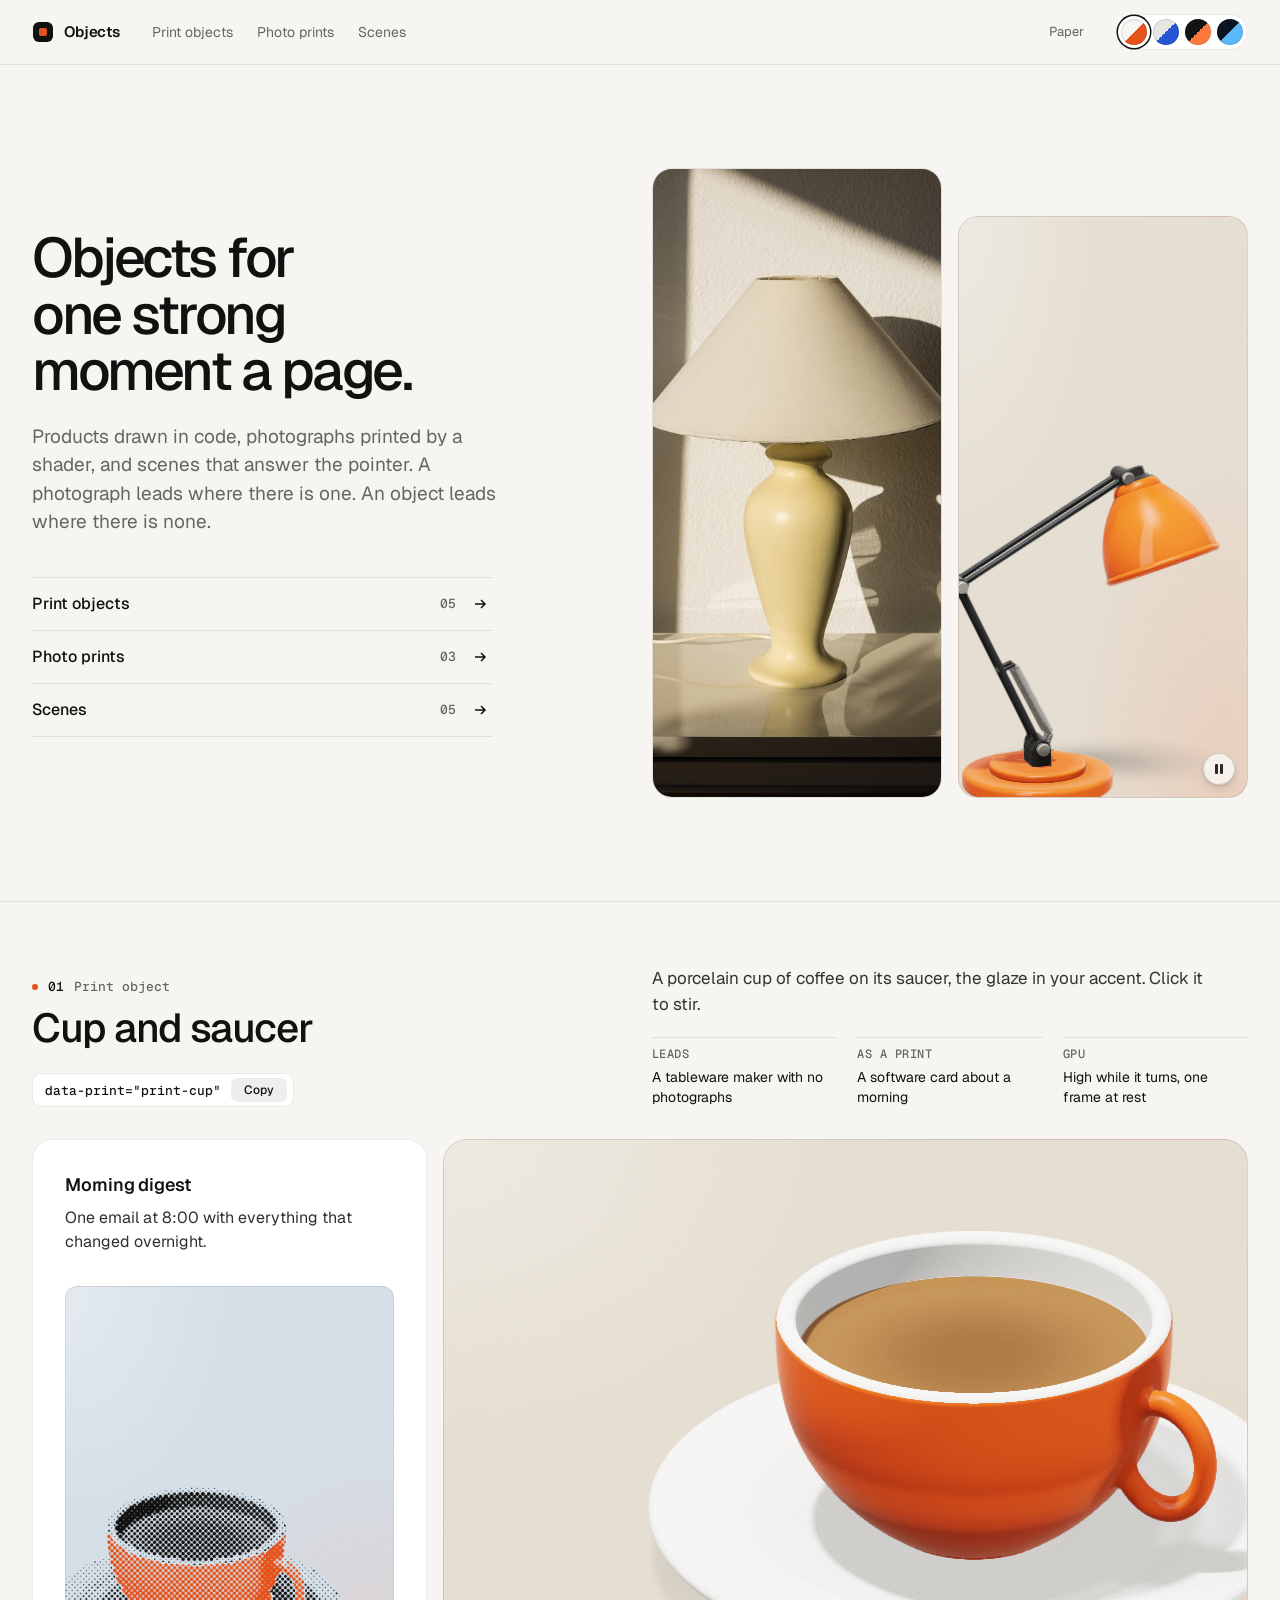
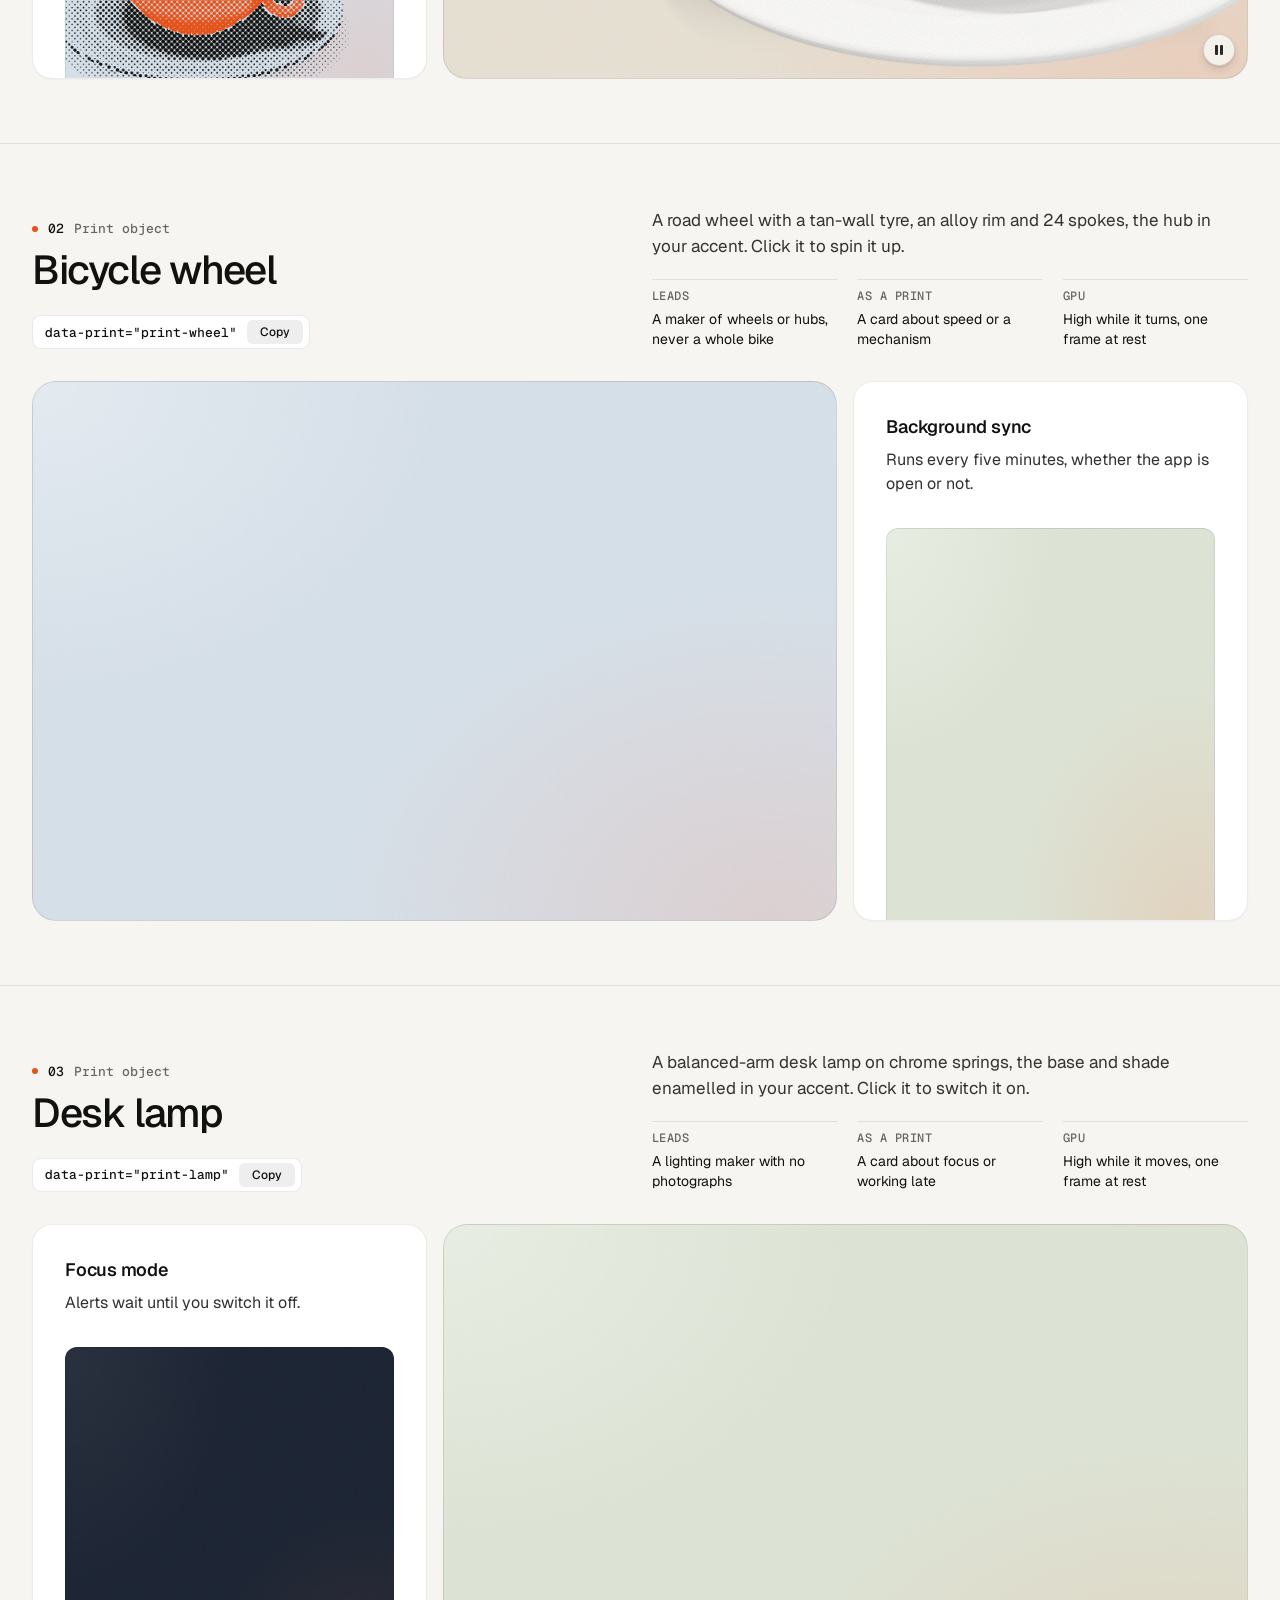
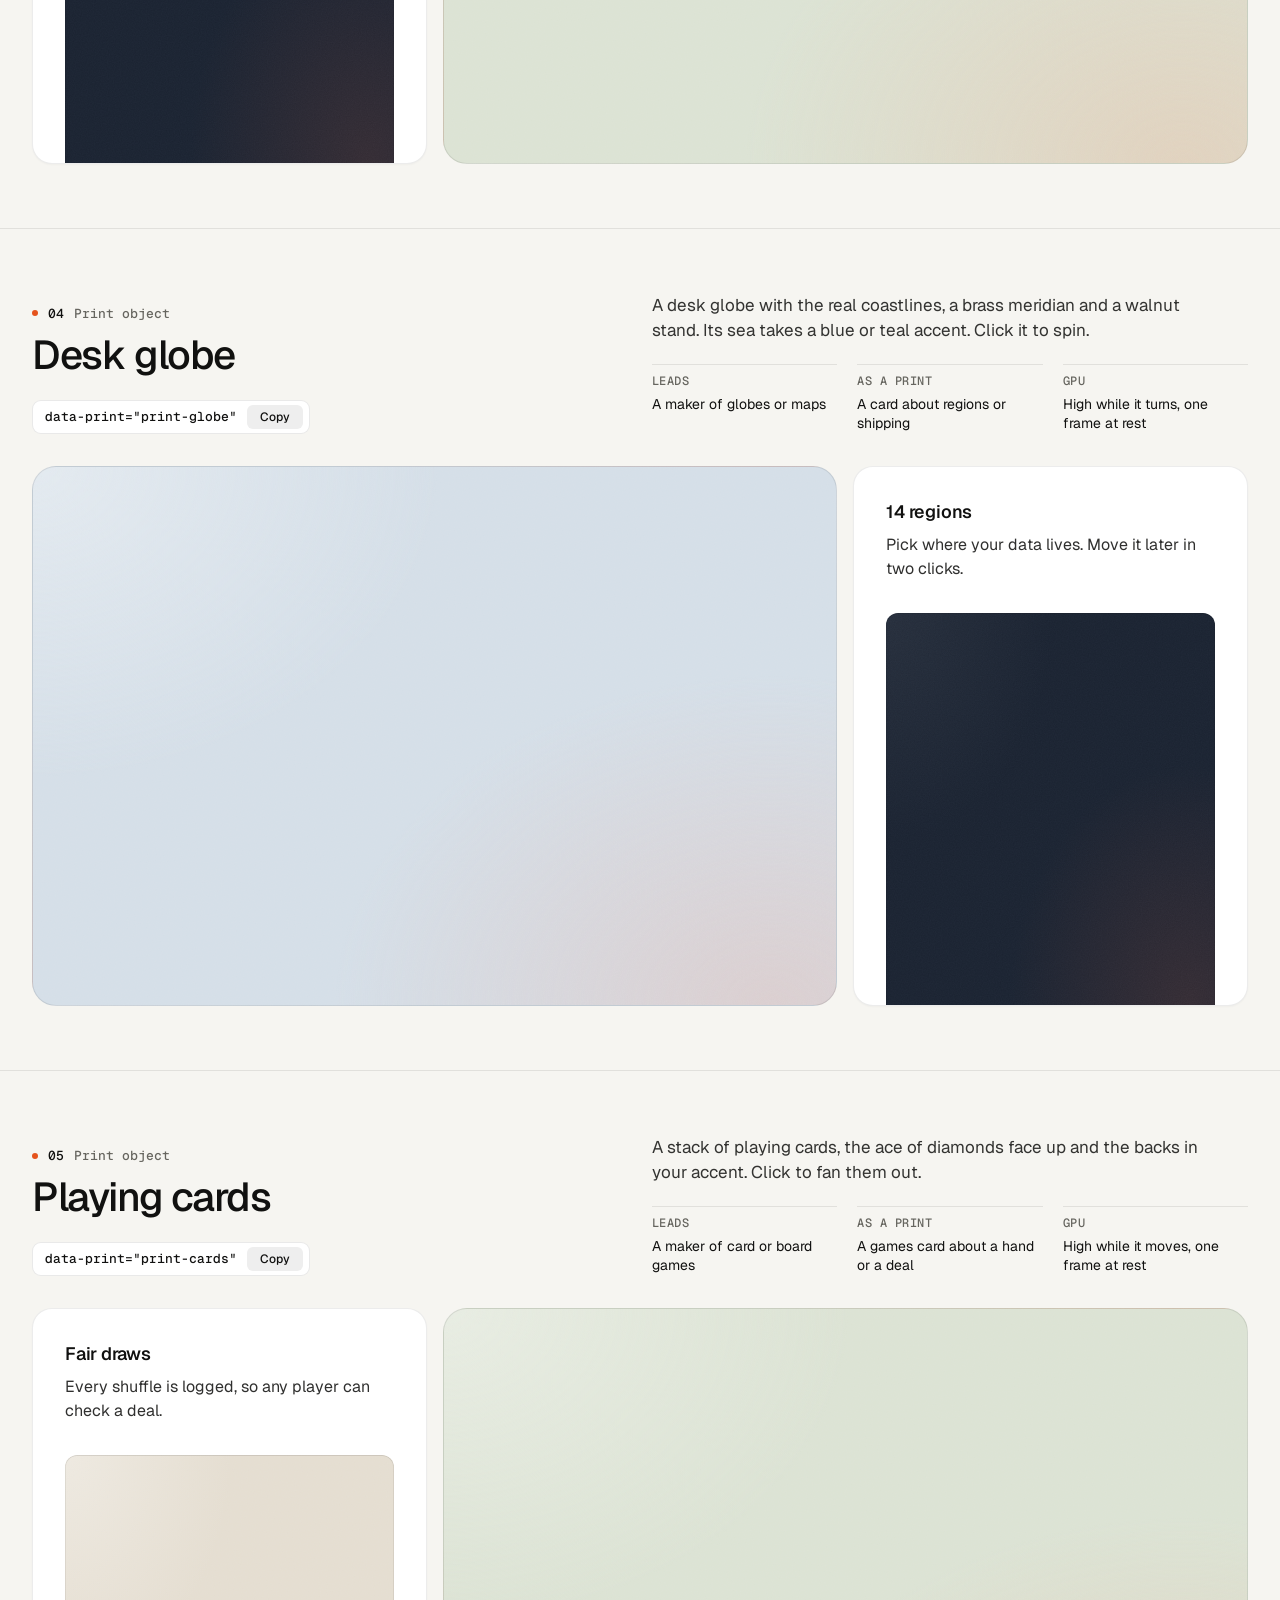
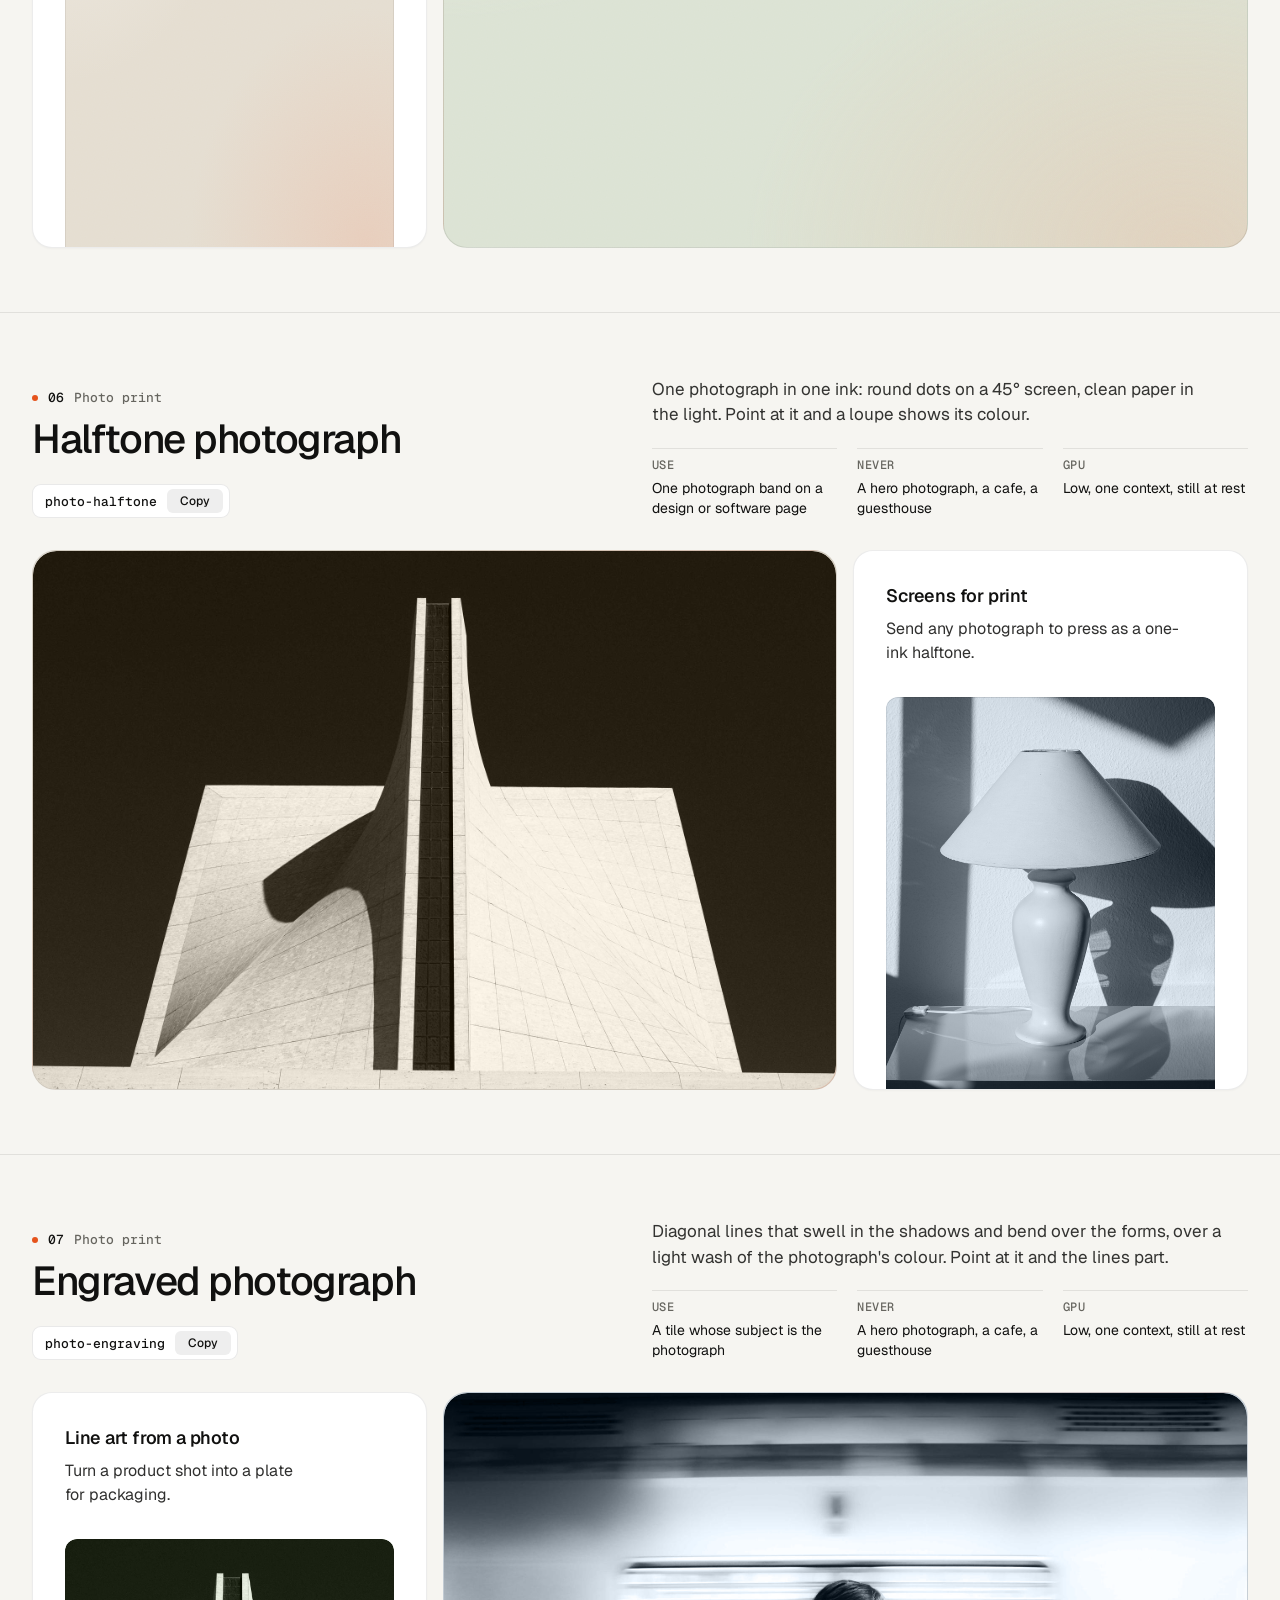
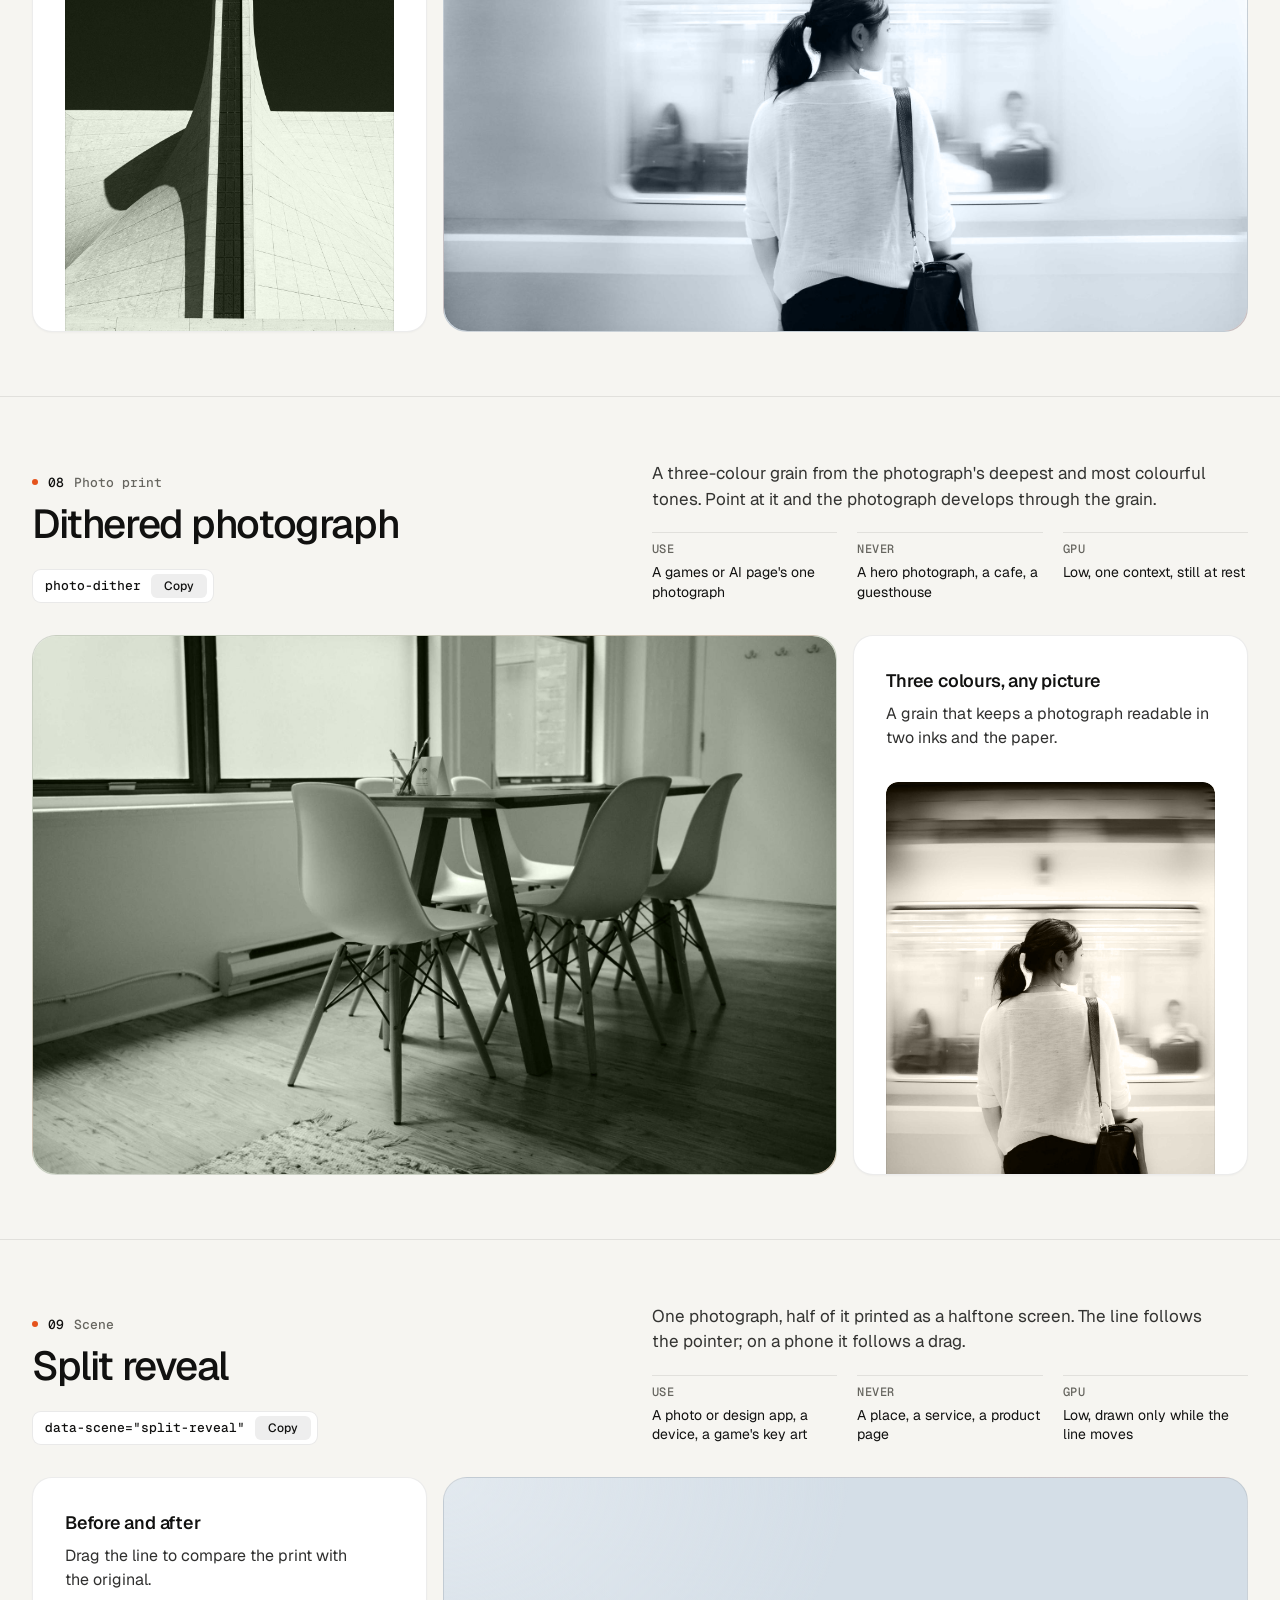
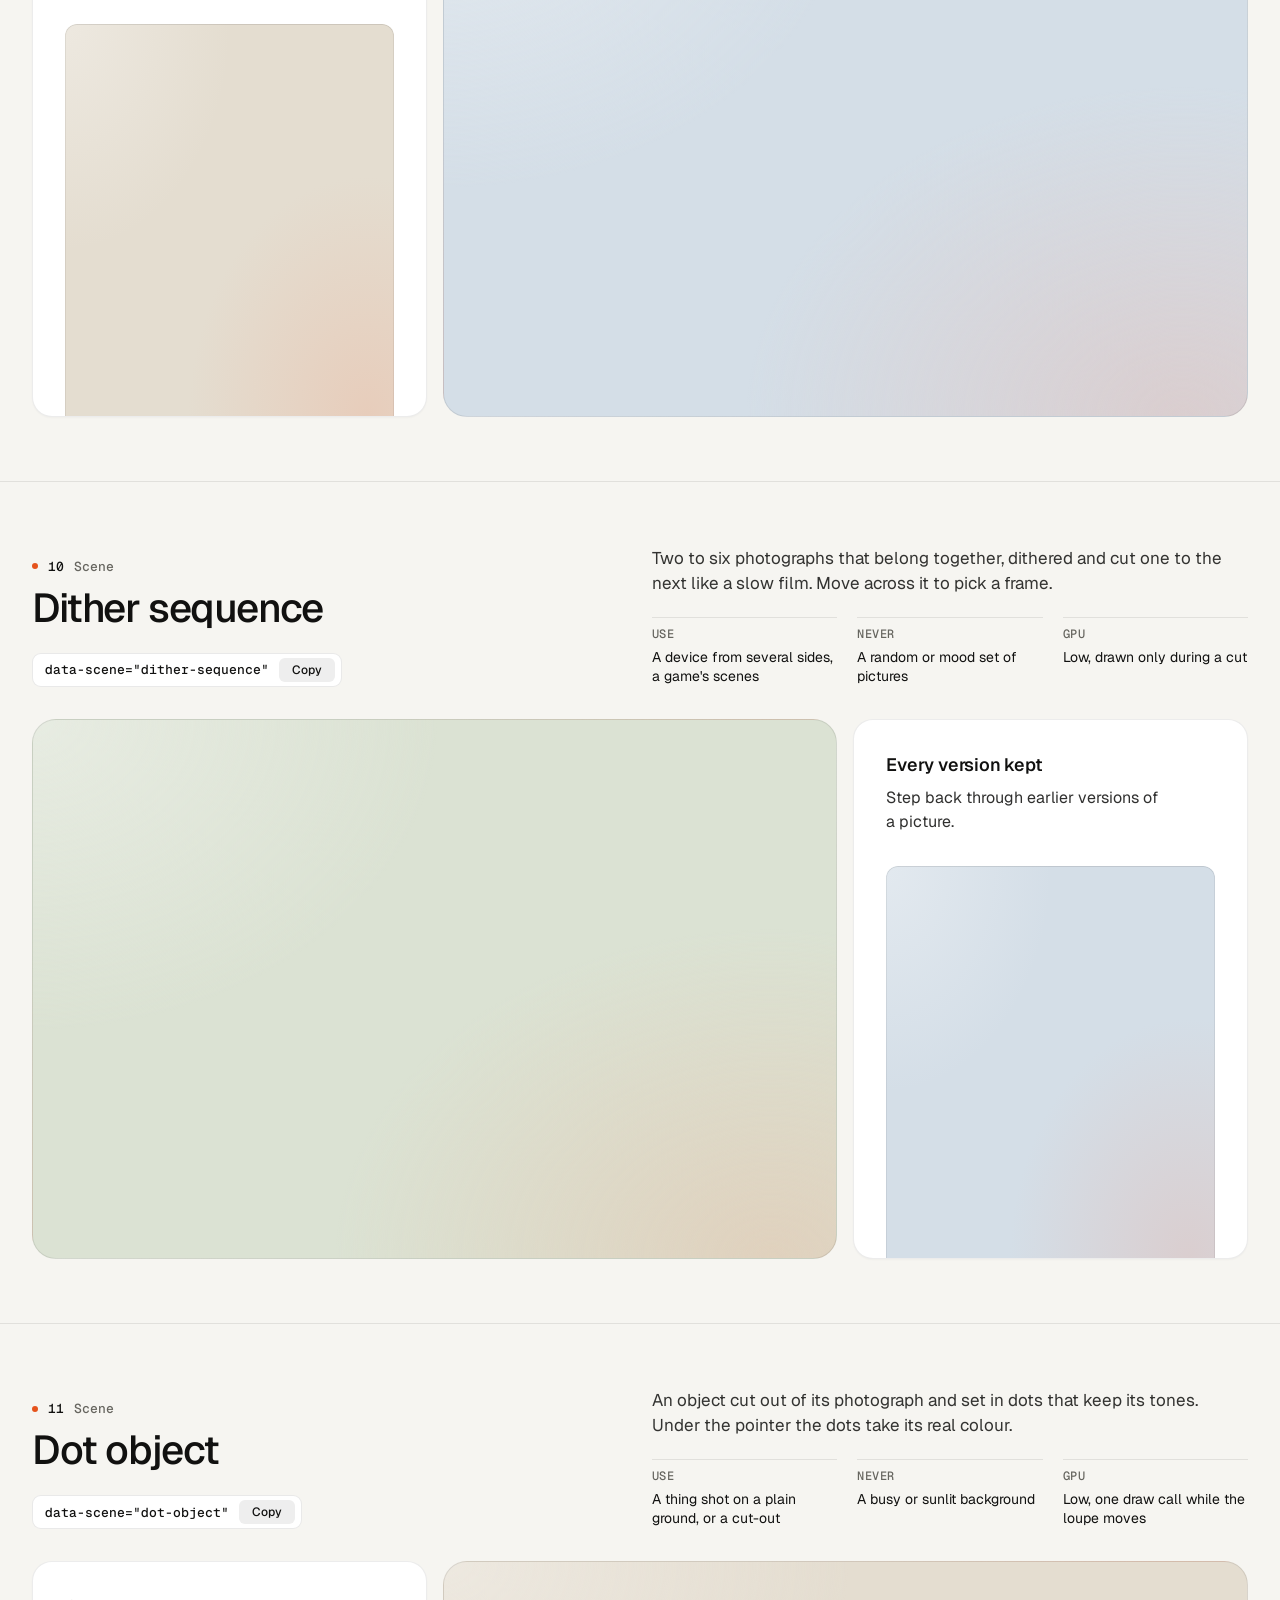
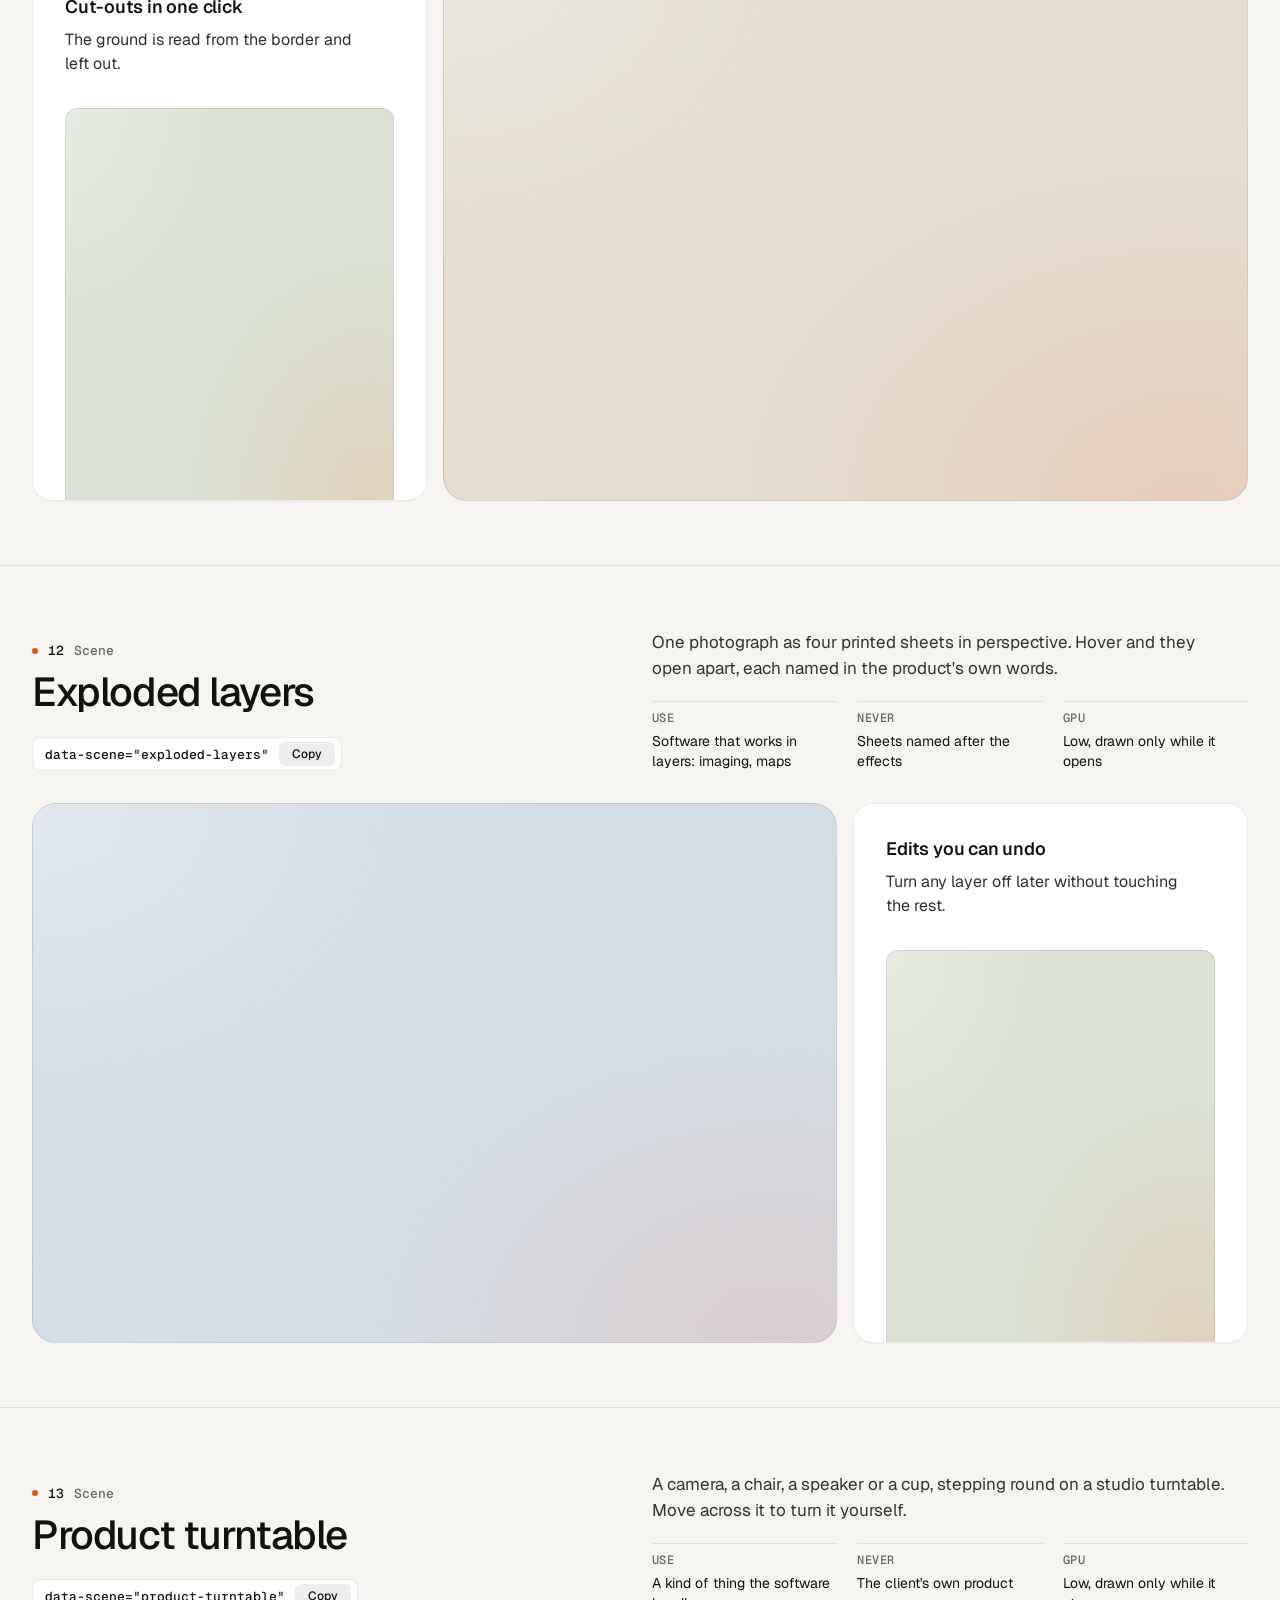
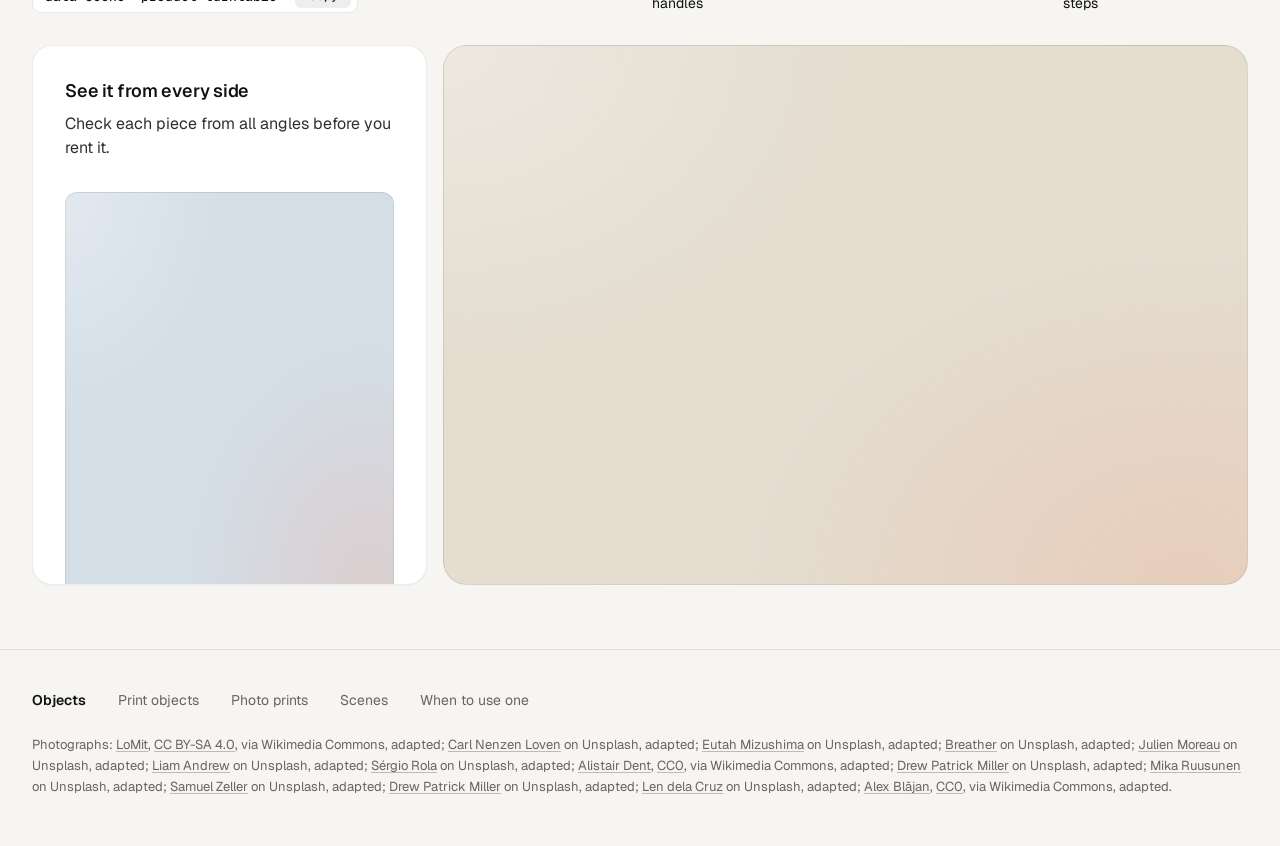
<file: .agents/skills/design-taste-frontend/assets/objects/index.html>
<!doctype html>
<html lang="en" data-palette="paper">
<head>
<script>window.__tpGlMax = 16;   /* a gallery shows many live effects at once; a page of a site keeps the default 4 (fx.js) */</script>
<meta charset="utf-8">
<meta name="viewport" content="width=device-width, initial-scale=1">
<title>Objects</title>
<meta name="description" content="Thirteen objects for one strong moment a page: products drawn in code, photographs printed by a shader, scenes that answer the pointer.">
<link rel="icon" href="data:,">
<link rel="preconnect" href="https://fonts.googleapis.com">
<link rel="preconnect" href="https://fonts.gstatic.com" crossorigin>
<link href="https://fonts.googleapis.com/css2?family=Geist:wght@300..700&family=Geist+Mono:wght@400;500&display=swap" rel="stylesheet">
<link rel="stylesheet" href="../ui/base.css">
<link rel="stylesheet" href="../ui/cards.css">
<style>
  /* palettes: page tokens, four grounds (--g1 sand, --g2 sky, --g3 sage, --g4 deep) and the globe's sea */
  :root {
    --font-text: "Geist", system-ui, sans-serif; --font-mono: "Geist Mono", ui-monospace, monospace;
    --ease: cubic-bezier(.2, .7, .2, 1);
    --gutter: 32px; --max: 1312px;
  }
  [data-palette="paper"] { --bg: #f6f5f1; --card: #ffffff; --surface: #ffffff; --ink: #111110; --muted: #66655f; --accent: #e5531c; --accent-ink: #ffffff;
    --g1: #e4ddd0; --g2: #d4dee7; --g3: #dbe2d3; --g4: #1a2230; --sea: #2f6aa8; --line: rgb(17 17 16 / 0.09); }
  [data-palette="stone"] { --bg: #e6e5e1; --card: #f3f2ef; --surface: #f3f2ef; --ink: #1a1b1d; --muted: #5d5e62; --accent: #2456d6; --accent-ink: #ffffff;
    --g1: #d6d5d0; --g2: #c9d4df; --g3: #dad3c6; --g4: #1d2633; --sea: #2456d6; --line: rgb(26 27 29 / 0.1); }
  [data-palette="graphite"] { --bg: #0b0b0c; --card: #141416; --surface: #141416; --ink: #f2f2ef; --muted: #96979c; --accent: #ff7a3c; --accent-ink: #120c08;
    --g1: #1e1d1b; --g2: #17202a; --g3: #1b201b; --g4: #23262c; --sea: #4f9be0; --line: rgb(242 242 239 / 0.09); }
  [data-palette="night"] { --bg: #070b14; --card: #0e1420; --surface: #0e1420; --ink: #e9edf3; --muted: #8b94a4; --accent: #5ab9fc; --accent-ink: #07101a;
    --g1: #121a29; --g2: #0f2231; --g3: #16202b; --g4: #1b2536; --sea: #5ab9fc; --line: rgb(233 237 243 / 0.09); }

  * { box-sizing: border-box; }
  html { scroll-padding-top: 64px; }
  html, body { margin: 0; }
  body { font-family: var(--font-text); background: var(--bg); color: var(--ink); -webkit-font-smoothing: antialiased; font-size: 16px; line-height: 1.5;
    transition: background-color 320ms var(--ease), color 320ms var(--ease); }
  a { color: inherit; }
  .wrap { max-width: var(--max); margin: 0 auto; padding: 0 var(--gutter); }

  /* ------------------------------------------------ the bar */
  .bar { position: sticky; top: 0; z-index: 30; background: color-mix(in oklab, var(--bg) 84%, transparent); backdrop-filter: blur(16px) saturate(1.2); border-bottom: 1px solid var(--line); }
  .bar__in { height: 64px; display: flex; align-items: center; gap: 32px; }
  .brand { display: inline-flex; align-items: center; gap: 10px; font-weight: 600; font-size: 15px; letter-spacing: -0.01em; text-decoration: none; }
  .brand svg { width: 22px; height: 22px; }
  .brand svg .a { fill: var(--accent); transition: transform 420ms var(--ease); transform-origin: 11px 11px; }
  .brand:hover svg .a { transform: rotate(90deg); }
  .nav { display: flex; gap: 24px; font-size: 14px; }
  .nav a { position: relative; text-decoration: none; color: var(--muted); transition: color 180ms ease; padding: 6px 0; }
  .nav a::after { content: ""; position: absolute; left: 0; right: 0; bottom: 0; height: 1px; background: currentColor; transform: scaleX(0); transform-origin: left; transition: transform 260ms var(--ease); }
  .nav a:hover { color: var(--ink); }
  .nav a:hover::after { transform: scaleX(1); }
  .sp { flex: 1; }
  .swatches { display: flex; align-items: center; gap: 6px; padding: 4px; border-radius: 999px; border: 1px solid var(--line); background: var(--card); }
  .sw { position: relative; width: 26px; height: 26px; border-radius: 50%; border: 0; padding: 0; cursor: pointer; background: linear-gradient(135deg, var(--s-bg) 0 50%, var(--s-ac) 50% 100%);
    box-shadow: inset 0 0 0 1px rgb(0 0 0 / 0.12); transition: transform 200ms var(--ease); }
  .sw::after { content: ""; position: absolute; inset: -3px; border-radius: 50%; box-shadow: 0 0 0 1.5px var(--ink); opacity: 0; transform: scale(0.8); transition: opacity 200ms ease, transform 260ms var(--ease); }
  .sw:hover { transform: scale(1.08); }
  .sw:active { transform: scale(0.94); }
  .sw[aria-pressed="true"]::after { opacity: 1; transform: scale(1); }
  .sw:focus-visible { outline: 2px solid var(--ink); outline-offset: 3px; }
  .sw-label { font-size: 13px; color: var(--muted); min-width: 60px; text-align: right; }

  /* ------------------------------------------------ grounds: a soft lit mesh of the ground's own tone, a fine grain */
  .gr, .card > .panel.gr { --calm-k: 0%; background-color: var(--pg);
    background-image:
      radial-gradient(80% 90% at 92% 100%, color-mix(in oklab, var(--accent) 13%, var(--pg)), transparent 68%),
      radial-gradient(70% 80% at 0% 0%, color-mix(in oklab, var(--lift, #ffffff) var(--lift-k, 34%), var(--pg)), transparent 72%); }
  .gr.dk, [data-palette="graphite"] .gr, [data-palette="night"] .gr { --lift: #ffffff; --lift-k: 6%; }
  .grain { position: absolute; inset: 0; z-index: 0; pointer-events: none; opacity: .32; mix-blend-mode: soft-light; border-radius: inherit;
    background-image: url("data:image/svg+xml;utf8,<svg xmlns='http://www.w3.org/2000/svg' width='160' height='160'><filter id='n'><feTurbulence type='fractalNoise' baseFrequency='.85' numOctaves='2' stitchTiles='stitch'/><feColorMatrix values='0 0 0 0 .5  0 0 0 0 .5  0 0 0 0 .5  0 0 0 .9 0'/></filter><rect width='100%' height='100%' filter='url(%23n)'/></svg>"); }
  .slot { position: absolute; inset: 0; z-index: 1; border-radius: inherit; }
  .slot > .host { position: absolute; inset: 0; border-radius: inherit; overflow: hidden; }

  /* ------------------------------------------------ hero */
  .hero { min-height: calc(100svh - 64px); display: grid; align-items: center; padding: 56px 0; }
  .hero__grid { display: grid; grid-template-columns: repeat(12, minmax(0, 1fr)); gap: 24px; align-items: center; }
  .hero__copy { grid-column: 1 / span 5; }
  .hero h1 { margin: 0; font-size: clamp(44px, 3.4vw + 12px, 72px); line-height: 1.02; letter-spacing: -0.045em; font-weight: 520; text-wrap: balance; }
  .hero__lede { margin: 24px 0 0; font-size: 19px; line-height: 1.5; color: var(--muted); max-width: 40ch; text-wrap: pretty; }
  .index { margin: 40px 0 0; padding: 0; list-style: none; border-top: 1px solid var(--line); max-width: 460px; }
  .index a { display: grid; grid-template-columns: 1fr auto 20px; align-items: center; gap: 16px; padding: 14px 0; border-bottom: 1px solid var(--line); text-decoration: none; font-size: 16px; font-weight: 500; }
  .index a span { font: 500 13px/1 var(--font-mono); color: var(--muted); }
  .index a svg { width: 16px; height: 16px; transition: transform 260ms var(--ease); }
  .index a:hover svg { transform: translateX(4px); }
  .hero__pics { grid-column: 7 / span 6; display: grid; grid-template-columns: 1fr 1fr; gap: 16px; height: min(70svh, 660px); min-height: 440px; }
  .pic { position: relative; overflow: clip; border-radius: 20px; border: 1px solid var(--line); isolation: isolate; }
  .pic img { position: absolute; inset: 0; width: 100%; height: 100%; object-fit: cover; object-position: 50% 42%; display: block; }
  .pic--down { margin-top: 48px; }

  /* ------------------------------------------------ an object, one screen */
  .obj { min-height: calc(100svh - 64px); display: grid; align-content: center; padding: 64px 0; border-top: 1px solid var(--line); }
  .obj__head { display: grid; grid-template-columns: repeat(12, minmax(0, 1fr)); gap: 24px; align-items: end; margin-bottom: 32px; }
  .obj__title { grid-column: 1 / span 5; }
  .obj__n { margin: 0 0 14px; font: 500 13px/1 var(--font-mono); color: var(--muted); display: flex; gap: 10px; align-items: center; }
  .obj__n b { color: var(--ink); font-weight: 500; }
  .obj__n i { width: 6px; height: 6px; border-radius: 50%; background: var(--accent); display: inline-block; }
  .obj h2 { margin: 0; font-size: clamp(34px, 1.9vw + 16px, 52px); line-height: 1.04; letter-spacing: -0.035em; font-weight: 520; text-wrap: balance; }
  .obj__about { grid-column: 7 / span 6; }
  .obj__line { margin: 0; font-size: 17px; line-height: 1.5; color: color-mix(in oklab, var(--ink) 82%, var(--bg)); max-width: 52ch; text-wrap: pretty; }
  .facts { display: grid; grid-template-columns: repeat(3, minmax(0, 1fr)); gap: 20px; margin: 20px 0 0; }
  .facts div { border-top: 1px solid var(--line); padding-top: 10px; }
  .facts dt { font: 500 12px/1 var(--font-mono); color: var(--muted); text-transform: uppercase; letter-spacing: .04em; }
  .facts dd { margin: 8px 0 0; font-size: 14px; line-height: 1.4; }
  .copy { margin-top: 24px; display: inline-flex; align-items: center; gap: 10px; height: 34px; padding: 0 6px 0 12px; border-radius: 9px; border: 1px solid var(--line);
    background: var(--card); color: var(--ink); font: 500 13px/1 var(--font-mono); cursor: pointer; transition: border-color 180ms ease, transform 160ms var(--ease); }
  .copy:hover { border-color: color-mix(in oklab, var(--ink) 24%, transparent); }
  .copy:active { transform: scale(0.97); }
  .copy:focus-visible { outline: 2px solid var(--ink); outline-offset: 2px; }
  .copy em { font-style: normal; display: inline-grid; place-items: center; height: 24px; padding: 0 8px; border-radius: 6px; background: color-mix(in oklab, var(--ink) 7%, transparent); font-family: var(--font-text); font-size: 12px; overflow: hidden; }
  .copy em span { grid-area: 1 / 1; transition: transform 260ms var(--ease), opacity 200ms ease; }
  .copy em span + span { transform: translateY(110%); opacity: 0; }
  .copy.done em span:first-child { transform: translateY(-110%); opacity: 0; }
  .copy.done em span + span { transform: none; opacity: 1; }

  .duo { display: grid; grid-template-columns: repeat(12, minmax(0, 1fr)); gap: 16px; height: clamp(400px, calc(100svh - 360px), 600px); }
  .big { grid-column: 1 / span 8; position: relative; overflow: clip; isolation: isolate; border-radius: 24px; border: 1px solid var(--line); }
  .duo .card { grid-column: 9 / span 4; }
  .obj:nth-of-type(even) .big { grid-column: 5 / span 8; grid-row: 1; }
  .obj:nth-of-type(even) .duo .card { grid-column: 1 / span 4; grid-row: 1; }
  .duo .card > .panel { flex: 1 1 auto; min-height: 0; }

  /* ------------------------------------------------ footer */
  .foot { border-top: 1px solid var(--line); padding: 40px 0 48px; font-size: 14px; color: var(--muted); }
  .foot__row { display: flex; flex-wrap: wrap; gap: 12px 32px; align-items: baseline; }
  .foot__row b { color: var(--ink); font-weight: 600; }
  .foot__row a { text-decoration: none; }
  .foot__row a:hover { color: var(--ink); }
  .credits { margin: 24px 0 0; font-size: 13px; line-height: 1.6; color: var(--muted); }
  .credits a { text-decoration: underline; text-decoration-color: color-mix(in oklab, currentColor 40%, transparent); text-underline-offset: 2px; }

  @media (max-width: 1023px) {
    .hero__copy, .hero__pics { grid-column: 1 / -1; }
    .hero__pics { height: auto; min-height: 0; }
    .pic { aspect-ratio: 3 / 4; }
    .obj__title, .obj__about { grid-column: 1 / -1; }
    .duo { height: auto; grid-template-columns: minmax(0, 1fr); }
    .big, .duo .card, .obj:nth-of-type(even) .big, .obj:nth-of-type(even) .duo .card { grid-column: 1 / -1; grid-row: auto; }
    .big { aspect-ratio: 4 / 3; }
    .duo .card > .panel { flex: none; height: 320px; }
  }
  @media (max-width: 760px) {
    :root { --gutter: 16px; }
    .nav, .sw-label { display: none; }
    .hero { padding: 32px 0 40px; }
    .hero__lede { font-size: 17px; }
    .hero__pics { gap: 10px; }
    .pic { border-radius: 16px; }
    .pic--down { margin-top: 28px; }
    .obj { padding: 72px 0; min-height: 0; }
    .obj .wrap { display: flex; flex-direction: column; }
    .obj__head, .obj__about { display: contents; }
    .obj__title { order: 1; margin-bottom: 16px; }
    .obj__line { order: 2; margin-bottom: 28px; }
    .duo { order: 3; }
    .facts { order: 4; margin-top: 28px; }
    .copy, .index { display: none; }
    .facts { grid-template-columns: minmax(0, 1fr); gap: 0; }
    .facts div { display: grid; grid-template-columns: 96px 1fr; gap: 12px; padding: 10px 0; }
    .facts dd { margin: 0; }
    .big { aspect-ratio: 4 / 5; border-radius: 18px; }
    .duo .card > .panel { height: 300px; }
  }
  @media (prefers-reduced-motion: reduce) { *, *::before, *::after { transition-duration: 0ms !important; } }
</style>
</head>
<body>
<header class="bar">
  <div class="wrap bar__in">
    <a class="brand" href="#top" aria-label="Objects, back to the top">
      <svg viewBox="0 0 22 22" aria-hidden="true"><rect x="1" y="1" width="20" height="20" rx="6" fill="currentColor"/><rect class="a" x="7" y="7" width="8" height="8" rx="2"/></svg>
      Objects
    </a>
    <nav class="nav" aria-label="Families">
      <a href="#print-cup">Print objects</a>
      <a href="#photo-halftone">Photo prints</a>
      <a href="#split-reveal">Scenes</a>
    </nav>
    <span class="sp"></span>
    <span class="sw-label" id="sw-label">Paper</span>
    <div class="swatches" role="group" aria-label="Palette">
      <button type="button" class="sw" data-pal="paper" aria-label="Paper" aria-pressed="true" style="--s-bg:#f6f5f1;--s-ac:#e5531c"></button>
      <button type="button" class="sw" data-pal="stone" aria-label="Stone" aria-pressed="false" style="--s-bg:#e6e5e1;--s-ac:#2456d6"></button>
      <button type="button" class="sw" data-pal="graphite" aria-label="Graphite" aria-pressed="false" style="--s-bg:#141416;--s-ac:#ff7a3c"></button>
      <button type="button" class="sw" data-pal="night" aria-label="Night" aria-pressed="false" style="--s-bg:#0e1420;--s-ac:#5ab9fc"></button>
    </div>
  </div>
</header>

<main id="top">
  <section class="hero">
    <div class="wrap hero__grid">
      <div class="hero__copy">
        <h1>Objects for one strong moment a page.</h1>
        <p class="hero__lede">Products drawn in code, photographs printed by a shader, and scenes that answer the pointer. A photograph leads where there is one. An object leads where there is none.</p>
        <ul class="index">
          <li><a href="#print-cup">Print objects <span>05</span><svg viewBox="0 0 16 16" fill="none" stroke="currentColor" stroke-width="1.5" aria-hidden="true"><path d="M3 8h10M9 4l4 4-4 4"/></svg></a></li>
          <li><a href="#photo-halftone">Photo prints <span>03</span><svg viewBox="0 0 16 16" fill="none" stroke="currentColor" stroke-width="1.5" aria-hidden="true"><path d="M3 8h10M9 4l4 4-4 4"/></svg></a></li>
          <li><a href="#split-reveal">Scenes <span>05</span><svg viewBox="0 0 16 16" fill="none" stroke="currentColor" stroke-width="1.5" aria-hidden="true"><path d="M3 8h10M9 4l4 4-4 4"/></svg></a></li>
        </ul>
      </div>
      <div class="hero__pics">
        <div class="pic"><img src="photo-kit/photos/lamp.jpg" width="1280" height="1757" alt="Cream ceramic table lamp on a glossy side table in low sun" decoding="async"></div>
        <article class="pic pic--down gr" style="--pg: var(--g1)" aria-label="A balanced-arm desk lamp">
          <div class="grain"></div>
          <div class="slot" data-slot='{"kind":"print","id":"print-lamp","place":"card","ground":"g1","params":{"size":1.06,"x":-0.08,"y":-0.2}}'></div>
        </article>
      </div>
    </div>
  </section>

  <!-- ===================================================== print objects -->
  <section class="obj" id="print-cup">
    <div class="wrap">
      <div class="obj__head">
        <div class="obj__title"><p class="obj__n"><i></i><b>01</b> Print object</p><h2>Cup and saucer</h2>
          <button type="button" class="copy" data-copy='<div data-print="print-cup" data-print-place="card"></div>'>data-print="print-cup"<em><span>Copy</span><span>Copied</span></em></button></div>
        <div class="obj__about">
          <p class="obj__line">A porcelain cup of coffee on its saucer, the glaze in your accent. Click it to stir.</p>
          <dl class="facts"><div><dt>Leads</dt><dd>A tableware maker with no photographs</dd></div><div><dt>As a print</dt><dd>A software card about a morning</dd></div><div><dt>GPU</dt><dd>High while it turns, one frame at rest</dd></div></dl>
        </div>
      </div>
      <div class="duo">
        <article class="big gr" style="--pg: var(--g1)"><div class="grain"></div>
          <div class="slot" data-slot='{"kind":"print","id":"print-cup","place":"hero","ground":"g1","params":{"size":0.96,"x":0.16,"y":-0.04}}'></div></article>
        <article class="card"><h3>Morning digest</h3><p>One email at 8:00 with everything that changed overnight.</p>
          <div class="panel gr" style="--pg: var(--g2)"><div class="grain"></div>
            <div class="slot" data-slot='{"kind":"print","id":"print-cup","place":"card","ground":"g2","params":{"effect":"halftone","turn":0}}'></div></div></article>
      </div>
    </div>
  </section>

  <section class="obj" id="print-wheel">
    <div class="wrap">
      <div class="obj__head">
        <div class="obj__title"><p class="obj__n"><i></i><b>02</b> Print object</p><h2>Bicycle wheel</h2>
          <button type="button" class="copy" data-copy='<div data-print="print-wheel" data-print-place="card"></div>'>data-print="print-wheel"<em><span>Copy</span><span>Copied</span></em></button></div>
        <div class="obj__about">
          <p class="obj__line">A road wheel with a tan-wall tyre, an alloy rim and 24 spokes, the hub in your accent. Click it to spin it up.</p>
          <dl class="facts"><div><dt>Leads</dt><dd>A maker of wheels or hubs, never a whole bike</dd></div><div><dt>As a print</dt><dd>A card about speed or a mechanism</dd></div><div><dt>GPU</dt><dd>High while it turns, one frame at rest</dd></div></dl>
        </div>
      </div>
      <div class="duo">
        <article class="big gr" style="--pg: var(--g2)"><div class="grain"></div>
          <div class="slot" data-slot='{"kind":"print","id":"print-wheel","place":"card","ground":"g2","params":{"size":1.34,"x":-0.08,"y":-0.3}}'></div></article>
        <article class="card"><h3>Background sync</h3><p>Runs every five minutes, whether the app is open or not.</p>
          <div class="panel gr" style="--pg: var(--g3)"><div class="grain"></div>
            <div class="slot" data-slot='{"kind":"print","id":"print-wheel","place":"card","ground":"g3","params":{"effect":"halftone","turn":0}}'></div></div></article>
      </div>
    </div>
  </section>

  <section class="obj" id="print-lamp">
    <div class="wrap">
      <div class="obj__head">
        <div class="obj__title"><p class="obj__n"><i></i><b>03</b> Print object</p><h2>Desk lamp</h2>
          <button type="button" class="copy" data-copy='<div data-print="print-lamp" data-print-place="card"></div>'>data-print="print-lamp"<em><span>Copy</span><span>Copied</span></em></button></div>
        <div class="obj__about">
          <p class="obj__line">A balanced-arm desk lamp on chrome springs, the base and shade enamelled in your accent. Click it to switch it on.</p>
          <dl class="facts"><div><dt>Leads</dt><dd>A lighting maker with no photographs</dd></div><div><dt>As a print</dt><dd>A card about focus or working late</dd></div><div><dt>GPU</dt><dd>High while it moves, one frame at rest</dd></div></dl>
        </div>
      </div>
      <div class="duo">
        <article class="big gr" style="--pg: var(--g3)"><div class="grain"></div>
          <div class="slot" data-slot='{"kind":"print","id":"print-lamp","place":"hero","ground":"g3","params":{"size":0.98,"x":0.14,"y":-0.06,"angle":-24}}'></div></article>
        <article class="card"><h3>Focus mode</h3><p>Alerts wait until you switch it off.</p>
          <div class="panel gr dk" style="--pg: var(--g4)"><div class="grain"></div>
            <div class="slot" data-slot='{"kind":"print","id":"print-lamp","place":"card","ground":"g4","params":{"effect":"dither","step":1,"turn":0}}' aria-label="A desk lamp, switched on"></div></div></article>
      </div>
    </div>
  </section>

  <section class="obj" id="print-globe">
    <div class="wrap">
      <div class="obj__head">
        <div class="obj__title"><p class="obj__n"><i></i><b>04</b> Print object</p><h2>Desk globe</h2>
          <button type="button" class="copy" data-copy='<div data-print="print-globe" data-print-place="card" data-print-params=&apos;{"effect":"engrave"}&apos;></div>'>data-print="print-globe"<em><span>Copy</span><span>Copied</span></em></button></div>
        <div class="obj__about">
          <p class="obj__line">A desk globe with the real coastlines, a brass meridian and a walnut stand. Its sea takes a blue or teal accent. Click it to spin.</p>
          <dl class="facts"><div><dt>Leads</dt><dd>A maker of globes or maps</dd></div><div><dt>As a print</dt><dd>A card about regions or shipping</dd></div><div><dt>GPU</dt><dd>High while it turns, one frame at rest</dd></div></dl>
        </div>
      </div>
      <div class="duo">
        <article class="big gr" style="--pg: var(--g2)"><div class="grain"></div>
          <div class="slot" data-slot='{"kind":"print","id":"print-globe","place":"card","ground":"g2","sea":true,"params":{"size":1.3,"x":-0.1,"y":-0.3}}'></div></article>
        <article class="card"><h3>14 regions</h3><p>Pick where your data lives. Move it later in two clicks.</p>
          <div class="panel gr dk" style="--pg: var(--g4)"><div class="grain"></div>
            <div class="slot" data-slot='{"kind":"print","id":"print-globe","place":"card","ground":"g4","sea":true,"params":{"effect":"engrave","turn":0}}'></div></div></article>
      </div>
    </div>
  </section>

  <section class="obj" id="print-cards">
    <div class="wrap">
      <div class="obj__head">
        <div class="obj__title"><p class="obj__n"><i></i><b>05</b> Print object</p><h2>Playing cards</h2>
          <button type="button" class="copy" data-copy='<div data-print="print-cards" data-print-place="card"></div>'>data-print="print-cards"<em><span>Copy</span><span>Copied</span></em></button></div>
        <div class="obj__about">
          <p class="obj__line">A stack of playing cards, the ace of diamonds face up and the backs in your accent. Click to fan them out.</p>
          <dl class="facts"><div><dt>Leads</dt><dd>A maker of card or board games</dd></div><div><dt>As a print</dt><dd>A games card about a hand or a deal</dd></div><div><dt>GPU</dt><dd>High while it moves, one frame at rest</dd></div></dl>
        </div>
      </div>
      <div class="duo">
        <article class="big gr" style="--pg: var(--g3)"><div class="grain"></div>
          <div class="slot" data-slot='{"kind":"print","id":"print-cards","place":"hero","ground":"g3","params":{"size":0.98,"x":0.16,"y":-0.04}}'></div></article>
        <article class="card"><h3>Fair draws</h3><p>Every shuffle is logged, so any player can check a deal.</p>
          <div class="panel gr" style="--pg: var(--g1)"><div class="grain"></div>
            <div class="slot" data-slot='{"kind":"print","id":"print-cards","place":"card","ground":"g1","params":{"effect":"halftone","turn":0}}'></div></div></article>
      </div>
    </div>
  </section>

  <!-- ===================================================== photo prints -->
  <section class="obj" id="photo-halftone">
    <div class="wrap">
      <div class="obj__head">
        <div class="obj__title"><p class="obj__n"><i></i><b>06</b> Photo print</p><h2>Halftone photograph</h2>
          <button type="button" class="copy" data-copy="import print from './assets/objects/photo-halftone/object.js'; print.mount(frame, { palette: fx.readPalette(frame) });">photo-halftone<em><span>Copy</span><span>Copied</span></em></button></div>
        <div class="obj__about">
          <p class="obj__line">One photograph in one ink: round dots on a 45° screen, clean paper in the light. Point at it and a loupe shows its colour.</p>
          <dl class="facts"><div><dt>Use</dt><dd>One photograph band on a design or software page</dd></div><div><dt>Never</dt><dd>A hero photograph, a cafe, a guesthouse</dd></div><div><dt>GPU</dt><dd>Low, one context, still at rest</dd></div></dl>
        </div>
      </div>
      <div class="duo">
        <article class="big gr" style="--pg: var(--g1)">
          <div class="slot" data-slot='{"kind":"photo","id":"photo-halftone","ground":"g1","photo":"concrete"}'></div></article>
        <article class="card"><h3>Screens for print</h3><p>Send any photograph to press as a one-ink halftone.</p>
          <div class="panel gr" style="--pg: var(--g2)">
            <div class="slot" data-slot='{"kind":"photo","id":"photo-halftone","ground":"g2","photo":"lamp","params":{"tint":1}}'></div></div></article>
      </div>
    </div>
  </section>

  <section class="obj" id="photo-engraving">
    <div class="wrap">
      <div class="obj__head">
        <div class="obj__title"><p class="obj__n"><i></i><b>07</b> Photo print</p><h2>Engraved photograph</h2>
          <button type="button" class="copy" data-copy="import print from './assets/objects/photo-engraving/object.js'; print.mount(frame, { palette: fx.readPalette(frame) });">photo-engraving<em><span>Copy</span><span>Copied</span></em></button></div>
        <div class="obj__about">
          <p class="obj__line">Diagonal lines that swell in the shadows and bend over the forms, over a light wash of the photograph's colour. Point at it and the lines part.</p>
          <dl class="facts"><div><dt>Use</dt><dd>A tile whose subject is the photograph</dd></div><div><dt>Never</dt><dd>A hero photograph, a cafe, a guesthouse</dd></div><div><dt>GPU</dt><dd>Low, one context, still at rest</dd></div></dl>
        </div>
      </div>
      <div class="duo">
        <article class="big gr" style="--pg: var(--g2)">
          <div class="slot" data-slot='{"kind":"photo","id":"photo-engraving","ground":"g2","photo":"platform","photoDark":"concrete"}'></div></article>
        <article class="card"><h3>Line art from a photo</h3><p>Turn a product shot into a plate for packaging.</p>
          <div class="panel gr" style="--pg: var(--g3)">
            <div class="slot" data-slot='{"kind":"photo","id":"photo-engraving","ground":"g3","photo":"concrete","photoDark":"room"}'></div></div></article>
      </div>
    </div>
  </section>

  <section class="obj" id="photo-dither">
    <div class="wrap">
      <div class="obj__head">
        <div class="obj__title"><p class="obj__n"><i></i><b>08</b> Photo print</p><h2>Dithered photograph</h2>
          <button type="button" class="copy" data-copy="import print from './assets/objects/photo-dither/object.js'; print.mount(frame, { palette: fx.readPalette(frame) });">photo-dither<em><span>Copy</span><span>Copied</span></em></button></div>
        <div class="obj__about">
          <p class="obj__line">A three-colour grain from the photograph's deepest and most colourful tones. Point at it and the photograph develops through the grain.</p>
          <dl class="facts"><div><dt>Use</dt><dd>A games or AI page's one photograph</dd></div><div><dt>Never</dt><dd>A hero photograph, a cafe, a guesthouse</dd></div><div><dt>GPU</dt><dd>Low, one context, still at rest</dd></div></dl>
        </div>
      </div>
      <div class="duo">
        <article class="big gr" style="--pg: var(--g3)">
          <div class="slot" data-slot='{"kind":"photo","id":"photo-dither","ground":"g3","photo":"room"}'></div></article>
        <article class="card"><h3>Three colours, any picture</h3><p>A grain that keeps a photograph readable in two inks and the paper.</p>
          <div class="panel gr" style="--pg: var(--g1)">
            <div class="slot" data-slot='{"kind":"photo","id":"photo-dither","ground":"g1","photo":"platform"}'></div></div></article>
      </div>
    </div>
  </section>

  <!-- ===================================================== scenes -->
  <section class="obj" id="split-reveal">
    <div class="wrap">
      <div class="obj__head">
        <div class="obj__title"><p class="obj__n"><i></i><b>09</b> Scene</p><h2>Split reveal</h2>
          <button type="button" class="copy" data-copy='<div data-scene="split-reveal" data-scene-src="assets/img/photo.jpg"></div>'>data-scene="split-reveal"<em><span>Copy</span><span>Copied</span></em></button></div>
        <div class="obj__about">
          <p class="obj__line">One photograph, half of it printed as a halftone screen. The line follows the pointer; on a phone it follows a drag.</p>
          <dl class="facts"><div><dt>Use</dt><dd>A photo or design app, a device, a game's key art</dd></div><div><dt>Never</dt><dd>A place, a service, a product page</dd></div><div><dt>GPU</dt><dd>Low, drawn only while the line moves</dd></div></dl>
        </div>
      </div>
      <div class="duo">
        <article class="big gr" style="--pg: var(--g2)">
          <div class="slot" data-slot='{"kind":"scene","id":"split-reveal","ground":"g2","src":"default"}'></div></article>
        <article class="card"><h3>Before and after</h3><p>Drag the line to compare the print with the original.</p>
          <div class="panel gr" style="--pg: var(--g1)">
            <div class="slot" data-slot='{"kind":"scene","id":"split-reveal","ground":"g1","src":"roof","params":{"side":"right","split":0.42}}'></div></div></article>
      </div>
    </div>
  </section>

  <section class="obj" id="dither-sequence">
    <div class="wrap">
      <div class="obj__head">
        <div class="obj__title"><p class="obj__n"><i></i><b>10</b> Scene</p><h2>Dither sequence</h2>
          <button type="button" class="copy" data-copy='<div data-scene="dither-sequence" data-scene-src=&apos;[{"src":"a.jpg"},{"src":"b.jpg"}]&apos;></div>'>data-scene="dither-sequence"<em><span>Copy</span><span>Copied</span></em></button></div>
        <div class="obj__about">
          <p class="obj__line">Two to six photographs that belong together, dithered and cut one to the next like a slow film. Move across it to pick a frame.</p>
          <dl class="facts"><div><dt>Use</dt><dd>A device from several sides, a game's scenes</dd></div><div><dt>Never</dt><dd>A random or mood set of pictures</dd></div><div><dt>GPU</dt><dd>Low, drawn only during a cut</dd></div></dl>
        </div>
      </div>
      <div class="duo">
        <article class="big gr" style="--pg: var(--g3)">
          <div class="slot" data-slot='{"kind":"scene","id":"dither-sequence","ground":"g3","src":"default"}'></div></article>
        <article class="card"><h3>Every version kept</h3><p>Step back through earlier versions of a picture.</p>
          <div class="panel gr" style="--pg: var(--g2)">
            <div class="slot" data-slot='{"kind":"scene","id":"dither-sequence","ground":"g2","src":"spirals","params":{"fit":"contain","autoplay":0}}'></div></div></article>
      </div>
    </div>
  </section>

  <section class="obj" id="dot-object">
    <div class="wrap">
      <div class="obj__head">
        <div class="obj__title"><p class="obj__n"><i></i><b>11</b> Scene</p><h2>Dot object</h2>
          <button type="button" class="copy" data-copy='<div data-scene="dot-object" data-scene-src="assets/img/object-on-white.jpg"></div>'>data-scene="dot-object"<em><span>Copy</span><span>Copied</span></em></button></div>
        <div class="obj__about">
          <p class="obj__line">An object cut out of its photograph and set in dots that keep its tones. Under the pointer the dots take its real colour.</p>
          <dl class="facts"><div><dt>Use</dt><dd>A thing shot on a plain ground, or a cut-out</dd></div><div><dt>Never</dt><dd>A busy or sunlit background</dd></div><div><dt>GPU</dt><dd>Low, one draw call while the loupe moves</dd></div></dl>
        </div>
      </div>
      <div class="duo">
        <article class="big gr" style="--pg: var(--g1)">
          <div class="slot" data-slot='{"kind":"scene","id":"dot-object","ground":"g1","src":"default"}'></div></article>
        <article class="card"><h3>Cut-outs in one click</h3><p>The ground is read from the border and left out.</p>
          <div class="panel gr" style="--pg: var(--g3)">
            <div class="slot" data-slot='{"kind":"scene","id":"dot-object","ground":"g3","src":"dahlia"}'></div></div></article>
      </div>
    </div>
  </section>

  <section class="obj" id="exploded-layers">
    <div class="wrap">
      <div class="obj__head">
        <div class="obj__title"><p class="obj__n"><i></i><b>12</b> Scene</p><h2>Exploded layers</h2>
          <button type="button" class="copy" data-copy='<div data-scene="exploded-layers" data-scene-src="assets/img/photo.jpg" data-scene-params=&apos;{"names":["Photo","Colour","Light","Depth"]}&apos;></div>'>data-scene="exploded-layers"<em><span>Copy</span><span>Copied</span></em></button></div>
        <div class="obj__about">
          <p class="obj__line">One photograph as four printed sheets in perspective. Hover and they open apart, each named in the product's own words.</p>
          <dl class="facts"><div><dt>Use</dt><dd>Software that works in layers: imaging, maps</dd></div><div><dt>Never</dt><dd>Sheets named after the effects</dd></div><div><dt>GPU</dt><dd>Low, drawn only while it opens</dd></div></dl>
        </div>
      </div>
      <div class="duo">
        <article class="big gr" style="--pg: var(--g2)">
          <div class="slot" data-slot='{"kind":"scene","id":"exploded-layers","ground":"g2","src":"default","params":{"names":["Photo","Colour","Light","Depth"]}}'></div></article>
        <article class="card"><h3>Edits you can undo</h3><p>Turn any layer off later without touching the rest.</p>
          <div class="panel gr" style="--pg: var(--g3)">
            <div class="slot" data-slot='{"kind":"scene","id":"exploded-layers","ground":"g3","src":"lattice"}'></div></div></article>
      </div>
    </div>
  </section>

  <section class="obj" id="product-turntable">
    <div class="wrap">
      <div class="obj__head">
        <div class="obj__title"><p class="obj__n"><i></i><b>13</b> Scene</p><h2>Product turntable</h2>
          <button type="button" class="copy" data-copy='<div data-scene="product-turntable" data-scene-params=&apos;{"form":"chair"}&apos;></div>'>data-scene="product-turntable"<em><span>Copy</span><span>Copied</span></em></button></div>
        <div class="obj__about">
          <p class="obj__line">A camera, a chair, a speaker or a cup, stepping round on a studio turntable. Move across it to turn it yourself.</p>
          <dl class="facts"><div><dt>Use</dt><dd>A kind of thing the software handles</dd></div><div><dt>Never</dt><dd>The client's own product</dd></div><div><dt>GPU</dt><dd>Low, drawn only while it steps</dd></div></dl>
        </div>
      </div>
      <div class="duo">
        <article class="big gr" style="--pg: var(--g1)">
          <div class="slot" data-slot='{"kind":"scene","id":"product-turntable","ground":"g1","params":{"form":"camera"}}' aria-label="A camera on a turntable"></div></article>
        <article class="card"><h3>See it from every side</h3><p>Check each piece from all angles before you rent it.</p>
          <div class="panel gr" style="--pg: var(--g2)">
            <div class="slot" data-slot='{"kind":"scene","id":"product-turntable","ground":"g2","params":{"form":"chair","start":-40,"autoplay":0}}' aria-label="A side chair"></div></div></article>
      </div>
    </div>
  </section>
</main>

<footer class="foot">
  <div class="wrap">
    <div class="foot__row">
      <b>Objects</b>
      <a href="_print-core/README.md">Print objects</a>
      <a href="photo-kit/README.md">Photo prints</a>
      <a href="_scenes/README.md">Scenes</a>
      <a href="../../references/effects-objects.md">When to use one</a>
    </div>
    <p class="credits" id="credits"></p>
  </div>
</footer>

<script type="module">
  /*
    The showcase's own mounting: every [data-slot] mounts when it comes near the screen and is destroyed
    when it leaves, and never more than MAX are mounted at once, so the page holds at most 4 live WebGL
    contexts (each mounted object holds one at most; still print objects hold none).
  */
  import fx from '../effects/fx.js';
  import { creditsLine } from './photo-kit/photo.js';
  import { DEFAULT_PHOTO as SPLIT } from './split-reveal/object.js';
  import { DEFAULT_SEQUENCE } from './dither-sequence/object.js';
  import { DEFAULT_PHOTO as TULIP } from './dot-object/object.js';
  import { DEFAULT_PHOTO as MIXER } from './exploded-layers/object.js';

  const MAX = 4, CAP = { print: 4, photo: 3, scene: 4 };
  const root = document.documentElement;
  const q = new URLSearchParams(location.search);
  const U = 'https://unsplash.com/license', CC0 = 'https://creativecommons.org/publicdomain/zero/1.0/';
  const SRC = {
    roof: { id: 618, ratio: 1.5, alt: 'Curving glass and steel lattice roof in black and white', by: 'Mika Ruusunen', licence: 'Unsplash licence', licenceUrl: U, page: 'https://unsplash.com/photos/ypVM8PnygUo' },
    lattice: { id: 893, ratio: 1.5, alt: 'Curved latticed building facade forming sweeping lines', by: 'Samuel Zeller', licence: 'Unsplash licence', licenceUrl: U, page: 'https://unsplash.com/photos/j0g8taxHZa0' },
    spirals: [
      { id: 949, ratio: 0.66, alt: 'A white spiral atrium under a glass dome, seen from below', by: 'Drew Patrick Miller', licence: 'Unsplash licence', licenceUrl: U, page: 'https://unsplash.com/photos/VLT62-JzddA' },
      { id: 679, ratio: 1, alt: 'Spiralling concrete curves around a small round window', by: 'Len dela Cruz', licence: 'Unsplash licence', licenceUrl: U, page: 'https://unsplash.com/photos/ScEKf8u7y-c' },
    ],
    dahlia: { id: 'commons-minimal-orange-dahlia', source: 'commons', ratio: 1.523, width: 5830, focus: [0.5, 0.5], alt: 'An orange dahlia on a black ground', by: 'Alex Blăjan', licence: 'CC0', licenceUrl: CC0,
      url: 'https://upload.wikimedia.org/wikipedia/commons/5/5e/Minimal_orange_dahlia_%28Unsplash%29.jpg', page: 'https://commons.wikimedia.org/wiki/File:Minimal_orange_dahlia_(Unsplash).jpg' },
  };
  const DEFAULTS = { 'split-reveal': SPLIT, 'dither-sequence': DEFAULT_SEQUENCE, 'dot-object': TULIP, 'exploded-layers': MIXER };
  const lib = await fetch(new URL('./photo-kit/photos.json', import.meta.url)).then(r => r.json()).catch(() => ({ photos: [] }));
  const PHOTOS = Object.fromEntries(lib.photos.map(p => [p.key, p]));

  // ---- palette: the page tokens, a ground's paper and an ink that reads on it
  const tok = n => getComputedStyle(root).getPropertyValue(n).trim();
  const lum = hex => { const h = hex.replace('#', ''); const c = [0, 2, 4].map(i => parseInt(h.slice(i, i + 2), 16) / 255); return 0.2126 * c[0] + 0.7152 * c[1] + 0.0722 * c[2]; };
  function paletteFor(cfg) {
    const bg = tok('--' + (cfg.ground || 'g1')), ink = tok('--ink');
    const light = lum(bg) > 0.4, pageLight = lum(ink) < 0.4;
    const gInk = light ? (pageLight ? ink : '#17181b') : (pageLight ? '#eef0f2' : ink);
    return fx.normalizePalette({ bg, surface: bg, ink: gInk, accent: cfg.sea ? tok('--sea') : tok('--accent'), accentInk: tok('--accent-ink') });
  }

  // ---- mounting
  const slots = [...document.querySelectorAll('[data-slot]')];
  const st = new Map(slots.map(el => [el, { cfg: JSON.parse(el.dataset.slot), near: false, ctrl: null, host: null, busy: false }]));
  const mods = new Map();
  const load = id => { if (!mods.has(id)) mods.set(id, import(`./${id}/object.js`).then(m => m.default)); return mods.get(id); };
  // a photo print may name a darker photograph for the dark palettes (a pale one prints as a light plate there)
  const isDark = () => lum(tok('--bg')) < 0.4;
  const photoKey = cfg => (cfg.photoDark && isDark() ? cfg.photoDark : cfg.photo);
  const srcOf = cfg => {
    if (cfg.kind === 'photo') return new URL('./photo-kit/' + PHOTOS[photoKey(cfg)].file, import.meta.url).href;
    if (!cfg.src) return undefined;
    return cfg.src === 'default' ? DEFAULTS[cfg.id] : SRC[cfg.src];
  };
  // a photo print's slot shows its photograph toned into the ground until the print draws, before it
  // mounts too: never an empty panel, even on a slow device
  function underlay(box, cfg) {
    if (cfg.kind !== 'photo') return;
    const p = PHOTOS[photoKey(cfg)];
    Object.assign(box.style, { backgroundColor: 'var(--pg)', backgroundImage: 'url(' + srcOf(cfg) + ')', backgroundSize: 'cover',
      backgroundPosition: (p.focus[0] * 100) + '% ' + (p.focus[1] * 100) + '%', backgroundBlendMode: 'luminosity' });
  }
  async function mount(el) {
    const s = st.get(el);
    s.busy = true;
    try {
      const obj = await load(s.cfg.id);
      if (!s.want) return;
      const host = document.createElement('div');
      host.className = 'host';
      if (el.hasAttribute('aria-label')) host.setAttribute('aria-label', el.getAttribute('aria-label'));
      el.appendChild(host);
      const cfg = s.cfg, palette = paletteFor(cfg);
      let ctrl;
      if (cfg.kind === 'print') ctrl = obj.mount(host, { place: cfg.place, params: cfg.params || {}, palette });
      else if (cfg.kind === 'photo') {
        const p = PHOTOS[photoKey(cfg)];
        s.photo = photoKey(cfg);
        underlay(host, cfg);
        ctrl = obj.mount(host, { palette, src: srcOf(cfg), params: { focusX: p.focus[0], focusY: p.focus[1], ...(cfg.params || {}) } });
      } else ctrl = obj.mount(host, { palette, src: srcOf(cfg), params: cfg.params || {} });
      s.ctrl = ctrl; s.host = host;
    } catch (e) { console.warn('objects:', s.cfg.id, e); }
    finally { s.busy = false; if (!s.want && s.ctrl) unmount(el); schedule(); }
  }
  function unmount(el) {
    const s = st.get(el);
    if (!s.ctrl) return;
    try { s.ctrl.destroy(); } catch (e) { console.warn(e); }
    s.host?.remove();
    s.ctrl = null; s.host = null;
  }
  let queued = 0;
  function reconcile() {
    queued = 0;
    const mid = innerHeight / 2;
    const dist = el => { const r = el.getBoundingClientRect(); return Math.abs((r.top + r.bottom) / 2 - mid); };
    // the nearest first, at most MAX, and at most CAP of one family (photo-kit warns past 3)
    const near = [], kinds = {};
    for (const el of slots.filter(e => st.get(e).near).sort((a, b) => dist(a) - dist(b))) {
      const k = st.get(el).cfg.kind;
      if (near.length < MAX && (kinds[k] || 0) < CAP[k]) { near.push(el); kinds[k] = (kinds[k] || 0) + 1; }
    }
    const want = new Set(near);
    for (const el of slots) { const s = st.get(el); s.want = want.has(el); if (!s.want && s.ctrl && !s.busy) unmount(el); }
    // never more than MAX mounted (or mounting) at once
    let count = slots.filter(el => { const s = st.get(el); return s.ctrl || s.busy; }).length;
    for (const el of near) { const s = st.get(el); if (!s.ctrl && !s.busy && count < MAX) { count++; mount(el); } }
  }
  const schedule = () => { if (!queued) queued = requestAnimationFrame(reconcile); };
  const io = new IntersectionObserver(es => { for (const e of es) st.get(e.target).near = e.isIntersecting; schedule(); }, { rootMargin: '60% 0px' });
  slots.forEach(el => io.observe(el));
  addEventListener('scroll', schedule, { passive: true });
  addEventListener('resize', schedule, { passive: true });

  // ---- palette switch
  const PAL = ['paper', 'stone', 'graphite', 'night'];
  const label = document.getElementById('sw-label');
  function setPalette(name, save) {
    if (!PAL.includes(name)) name = 'paper';
    root.dataset.palette = name;
    for (const b of document.querySelectorAll('[data-pal]')) b.setAttribute('aria-pressed', String(b.dataset.pal === name));
    label.textContent = name[0].toUpperCase() + name.slice(1);
    for (const [el, s] of st) {
      if (s.ctrl && s.cfg.kind === 'photo' && s.photo !== photoKey(s.cfg)) unmount(el);   // its photograph changes: mount it again
      else if (s.ctrl?.setPalette) s.ctrl.setPalette(paletteFor(s.cfg));
    }
    for (const [el, s] of st) underlay(el, s.cfg);
    schedule();
    if (save) try { localStorage.setItem('objects-palette', name); } catch (_) { /* private window */ }
  }
  let saved = null;
  try { saved = localStorage.getItem('objects-palette'); } catch (_) { /* private window */ }
  setPalette(q.get('palette') || saved || 'paper');
  document.querySelector('.swatches').addEventListener('click', e => { const b = e.target.closest('[data-pal]'); if (b) setPalette(b.dataset.pal, true); });

  // ---- copy a mount snippet
  document.addEventListener('click', async e => {
    const b = e.target.closest('.copy');
    if (!b) return;
    try { await navigator.clipboard.writeText(b.dataset.copy); } catch (_) { /* no clipboard: the button still answers */ }
    b.classList.add('done');
    clearTimeout(b._t); b._t = setTimeout(() => b.classList.remove('done'), 1400);
  });

  // ---- the one credit line
  const pk = ['lamp', 'concrete', 'platform', 'room'].map(k => PHOTOS[k]).filter(Boolean).map(p => ({ ...p, adapted: true }));
  const sc = [SPLIT, ...DEFAULT_SEQUENCE, TULIP, MIXER, SRC.roof, SRC.lattice, ...SRC.spirals, SRC.dahlia]
    .map(p => ({ ...p, source: p.source === 'commons' ? 'Wikimedia Commons' : (p.source || 'Unsplash'), adapted: true }));
  const seen = new Set();
  document.getElementById('credits').innerHTML = creditsLine([...pk, ...sc].filter(p => { const k = p.page || p.by; if (seen.has(k)) return false; seen.add(k); return true; }));

  // fetch every object's module and the photographs while the page is idle, so a panel mounts at once
  const prefetch = () => {
    const ids = [...new Set([...st.values()].map(s => s.cfg.id))];
    let i = 0;
    const next = () => { if (i < ids.length) load(ids[i++]).catch(() => {}).finally(() => setTimeout(next, 80)); };
    next();
    for (const p of Object.values(PHOTOS)) { const im = new Image(); im.decoding = 'async'; im.src = new URL('./photo-kit/' + p.file, import.meta.url).href; }
  };
  (window.requestIdleCallback || ((f) => setTimeout(f, 600)))(prefetch, { timeout: 1500 });

  window.__objects = { st, live: () => [...st.values()].filter(s => s.ctrl).length };
  if (document.fonts) await document.fonts.ready;
  root.dataset.ready = '1';
</script>
</body>
</html>
</file>
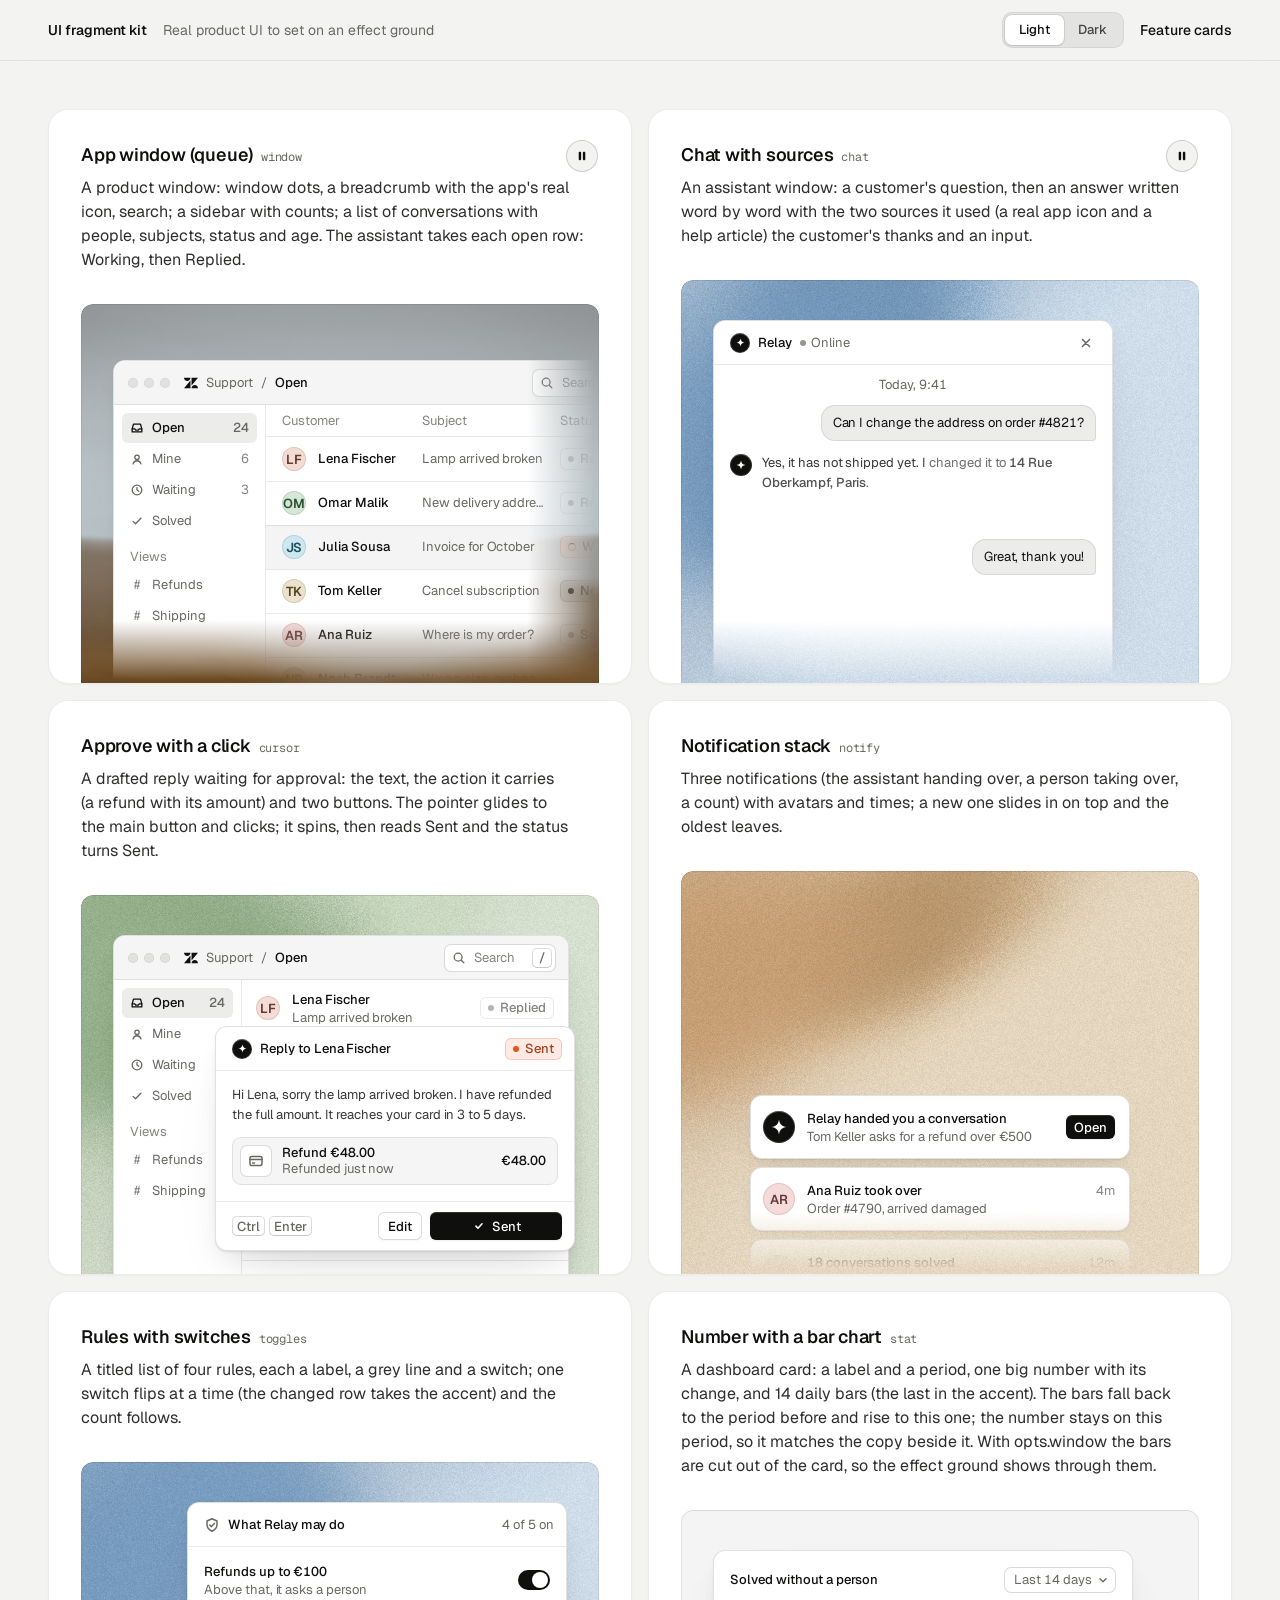
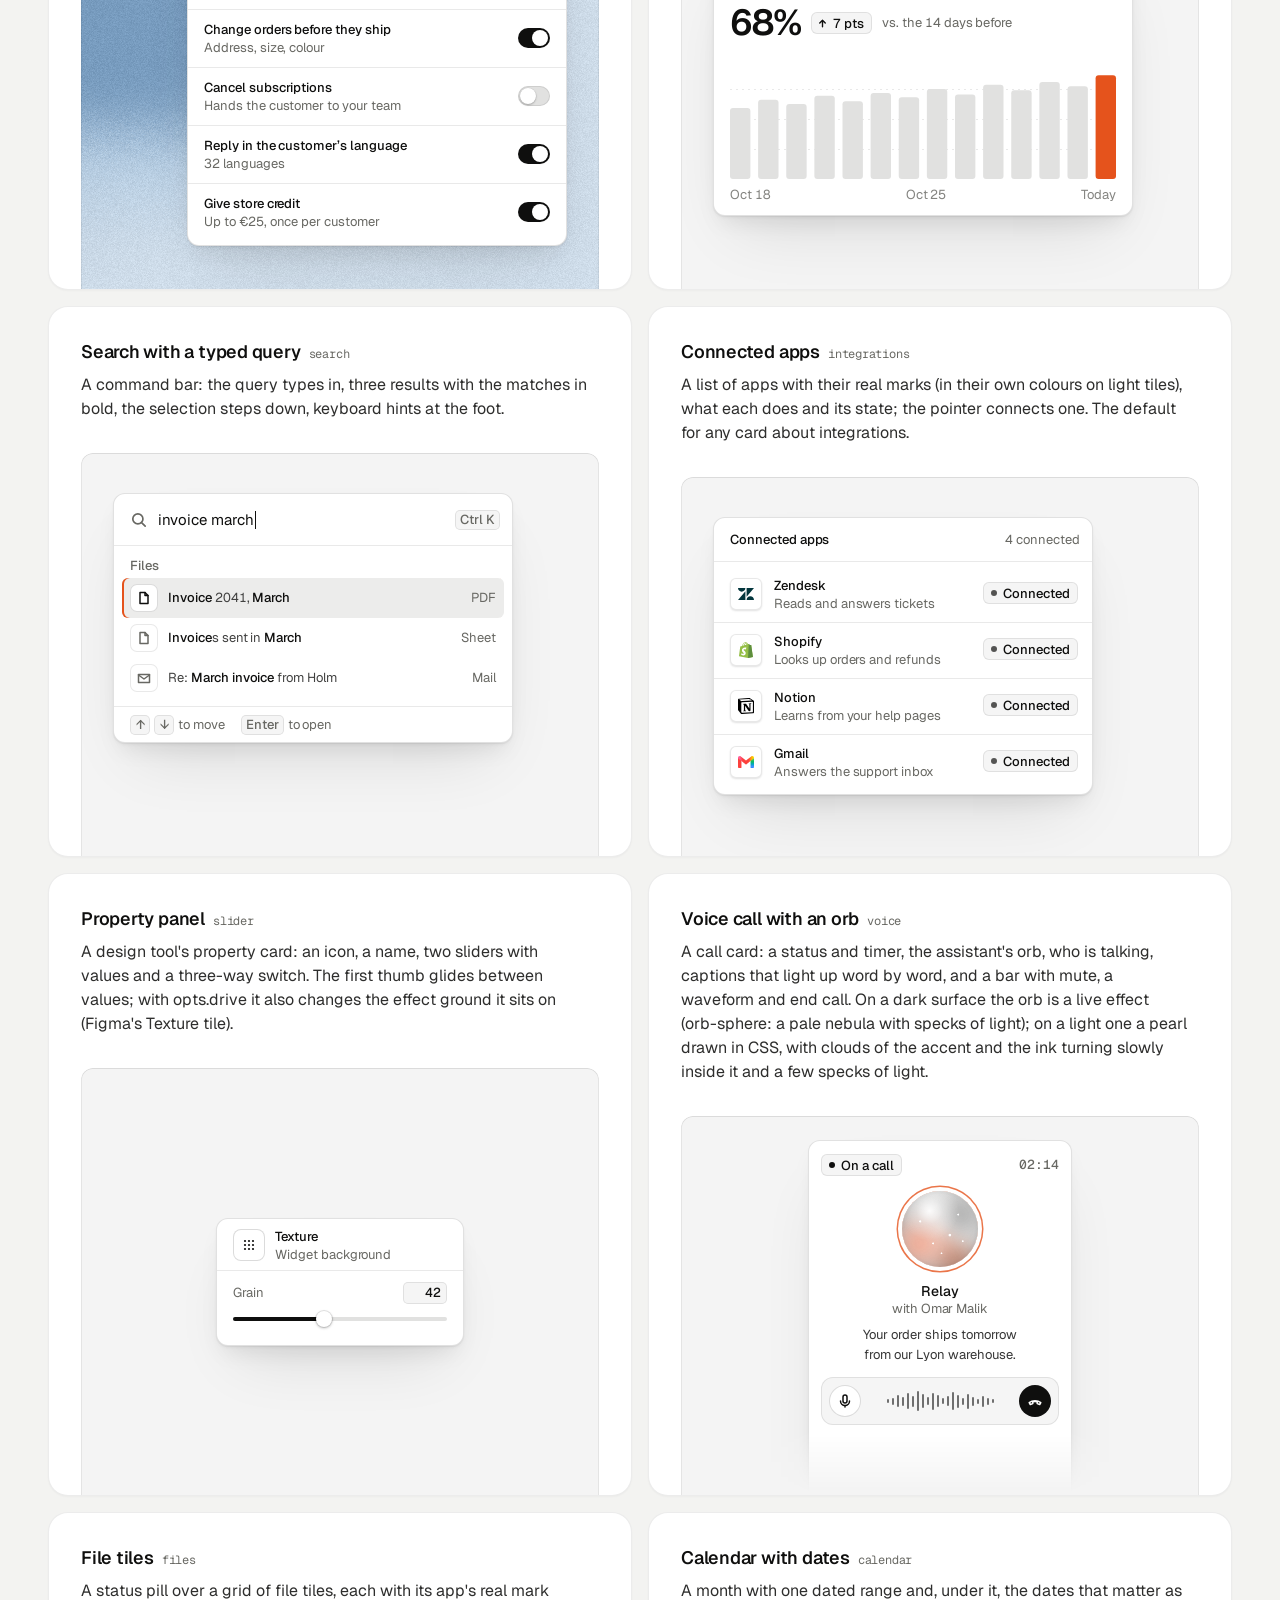
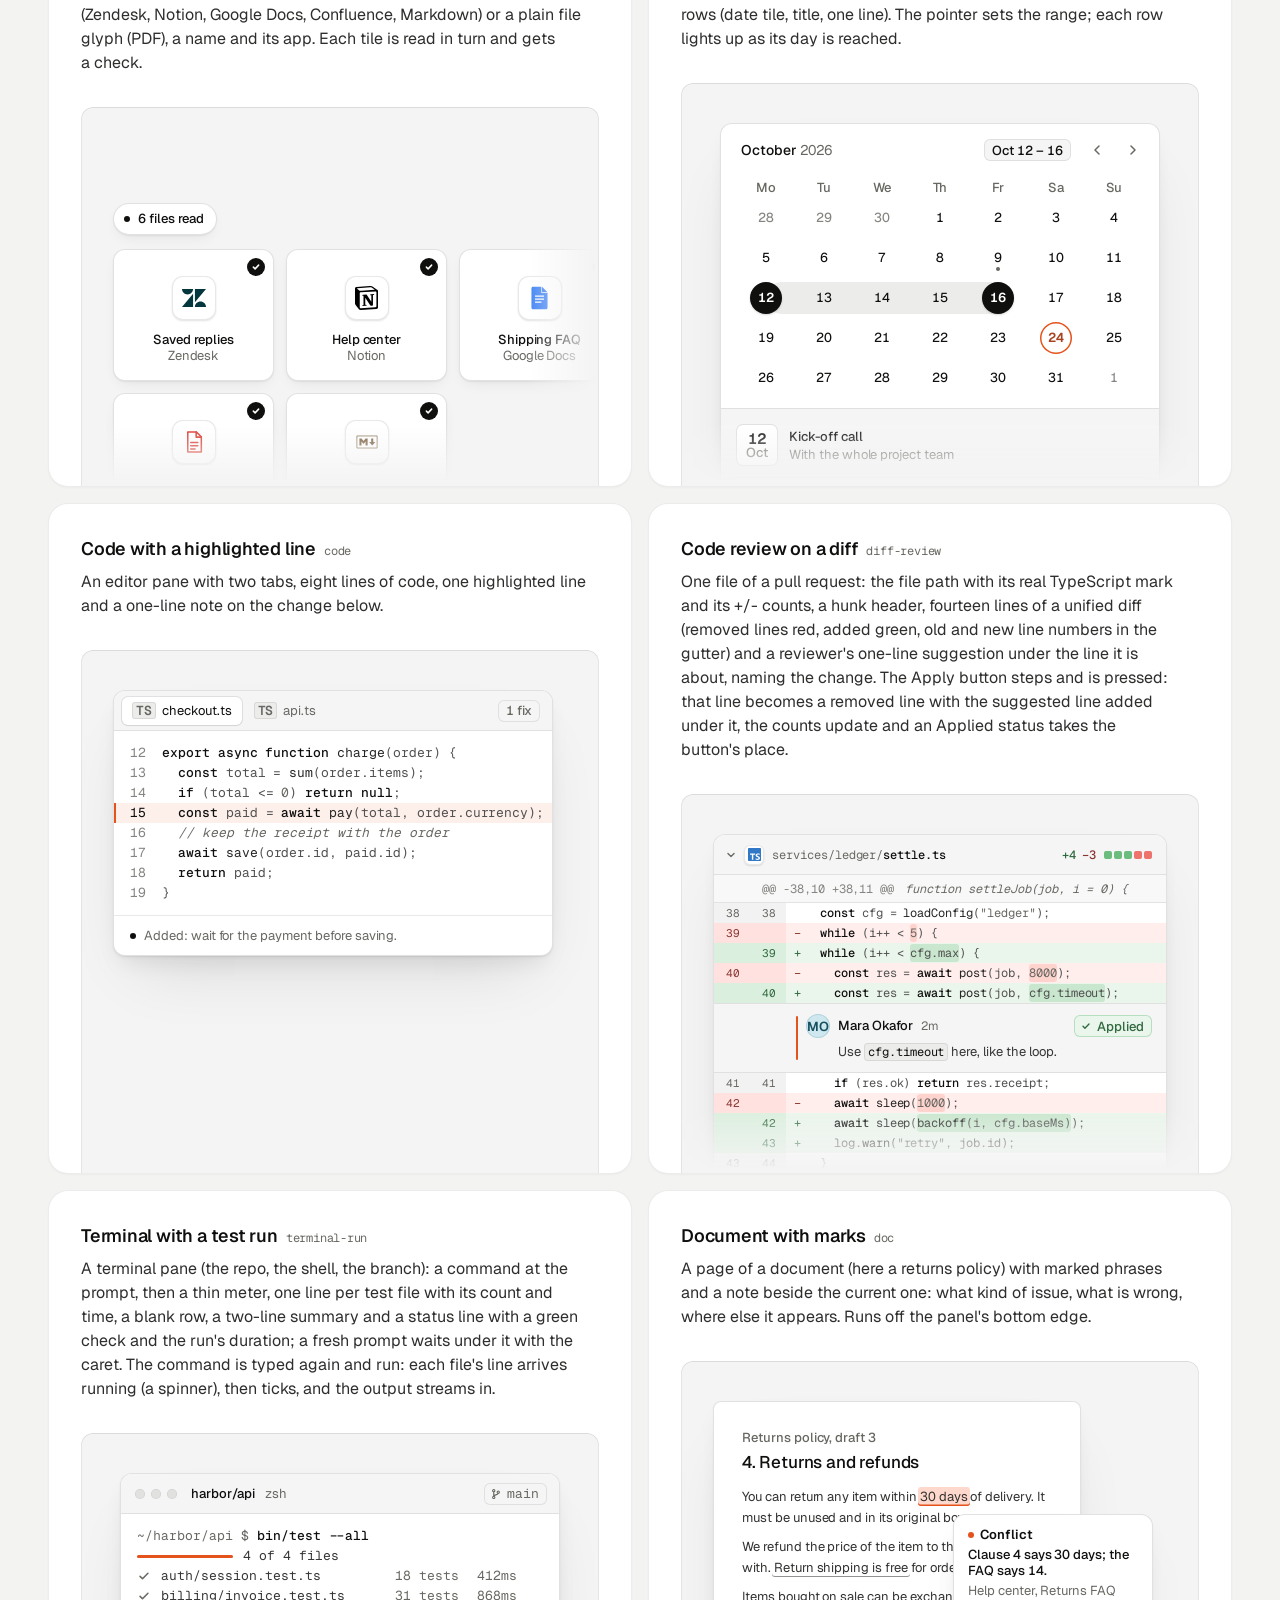
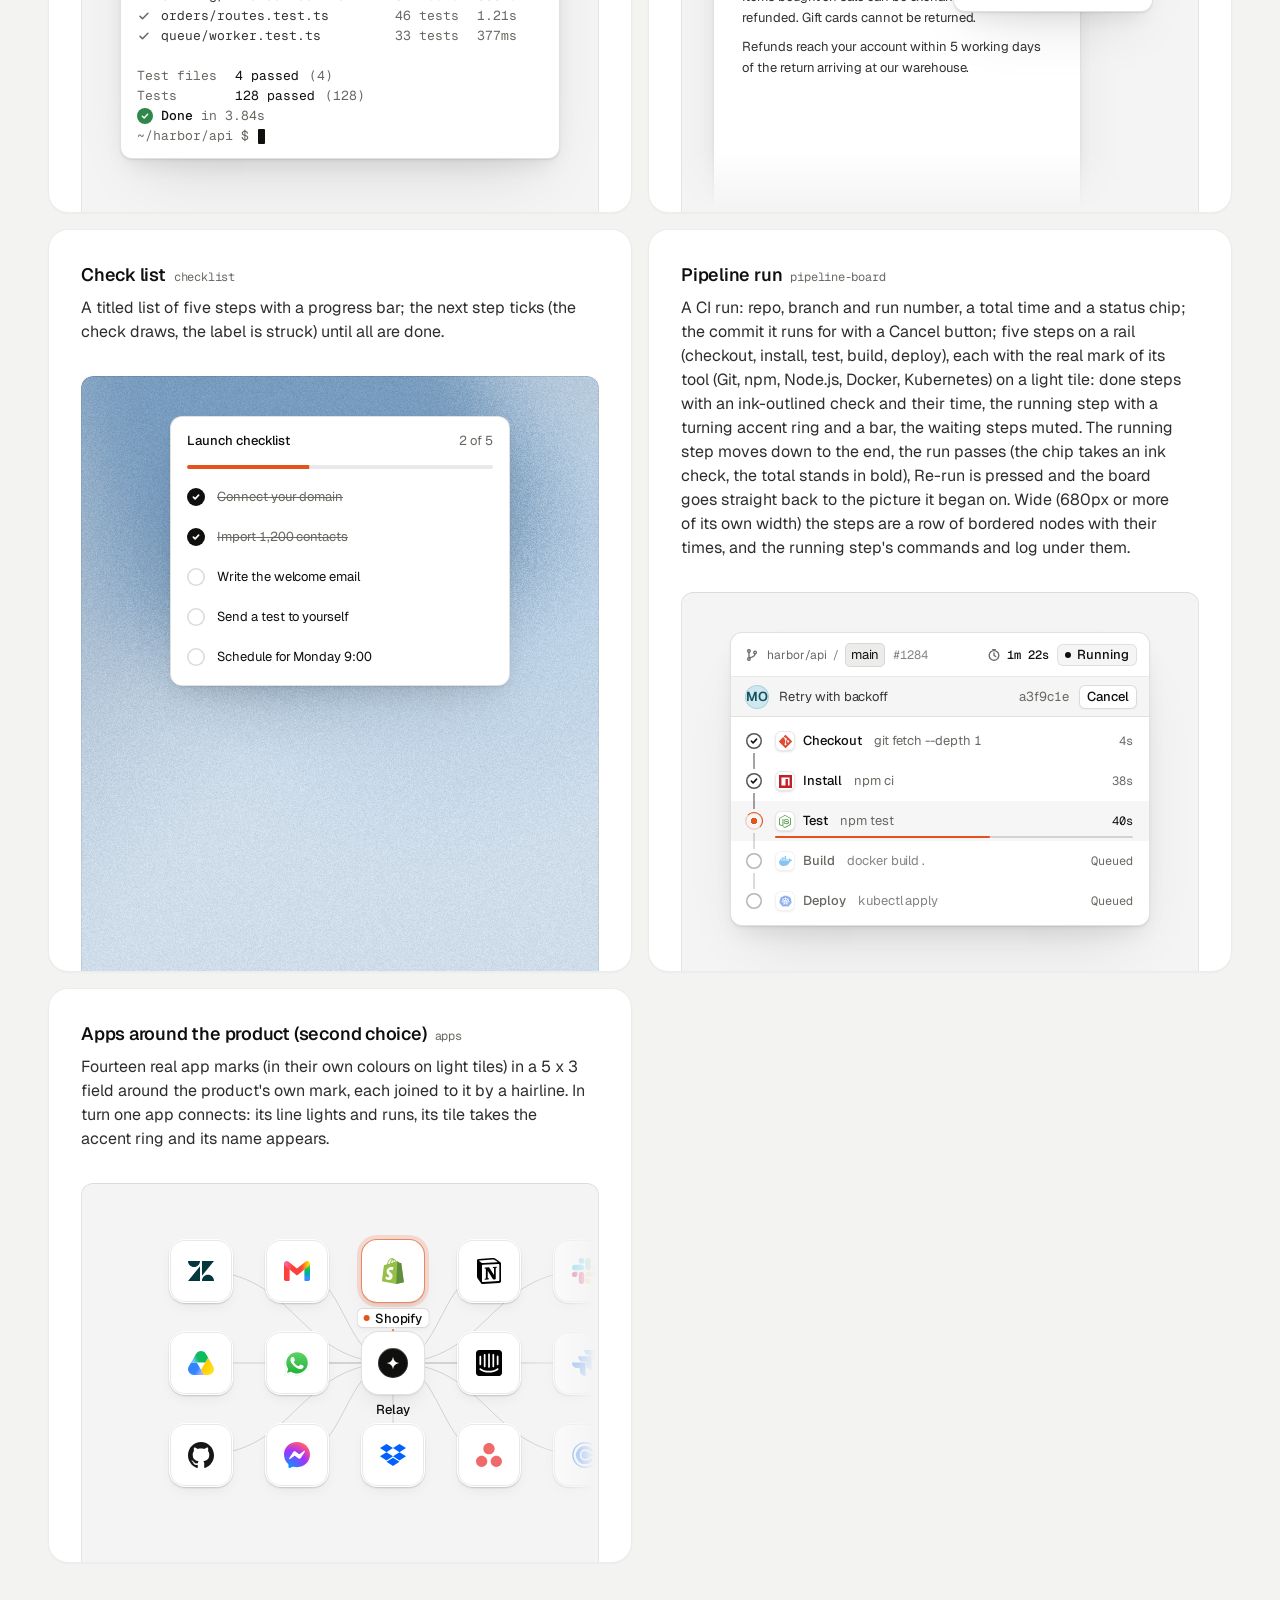
<file: .agents/skills/design-taste-frontend/assets/ui/index.html>
<!doctype html>
<html lang="en" data-theme="light">
<head>
<script>window.__tpGlMax = 16;   /* a gallery shows many live effects at once; a page of a site keeps the default 4 (fx.js) */</script>
<meta charset="utf-8">
<meta name="viewport" content="width=device-width, initial-scale=1">
<title>UI fragment kit</title>
<meta name="description" content="Nineteen pieces of real product UI from the taste-skill kit, each on an effect ground in a feature card.">
<link rel="preconnect" href="https://fonts.googleapis.com">
<link rel="preconnect" href="https://fonts.gstatic.com" crossorigin>
<link href="https://fonts.googleapis.com/css2?family=Geist:wght@300..700&family=Geist+Mono:wght@400;500&display=swap" rel="stylesheet">
<link rel="stylesheet" href="base.css">
<link rel="stylesheet" href="cards.css">
<style>
  :root { --font-text: "Geist", system-ui, sans-serif; --font-display: "Geist", system-ui, sans-serif; --font-mono: "Geist Mono", ui-monospace, monospace; }
  [data-theme="light"] { --bg: #f3f3f1; --card: #ffffff; --ink: #0f0f0e; --muted: #686863; --accent: #e5531c; --accent-ink: #ffffff; --g-bg: #e9e8e4; --g-surface: #f6f5f2; --frag: #ffffff; --warm: #c9a679; }
  [data-theme="dark"] { --bg: #070708; --card: #151517; --ink: #f2f2ef; --muted: #8f9094; --accent: #ff7a3c; --accent-ink: #120c08; --g-bg: #0e0e10; --g-surface: #1b1c1f; --frag: #1c1d20; --warm: #9c9689; }
  * { box-sizing: border-box; }
  html, body { margin: 0; }
  body { font-family: var(--font-text); background: var(--bg); color: var(--ink); -webkit-font-smoothing: antialiased; }
  .panel { --fx-bg: var(--g-bg); --fx-surface: var(--g-surface); --fx-ink: var(--ink); --fx-muted: var(--muted); --fx-accent: var(--hue, var(--warm)); --fx-accent-ink: var(--accent-ink); --calm: var(--g-bg); --p-h: 380px; }
  .top { position: sticky; top: 0; z-index: 20; background: color-mix(in oklab, var(--bg) 86%, transparent); backdrop-filter: blur(14px); -webkit-backdrop-filter: blur(14px); border-bottom: 1px solid color-mix(in oklab, var(--ink) 8%, transparent); }
  .top__in { max-width: 1232px; margin: 0 auto; padding: 0 24px; height: 60px; display: flex; align-items: center; gap: 16px; font-size: 14px; line-height: 20px; }
  .top__in strong { font-weight: 560; }
  .top__in > span { color: var(--muted); }
  .sp { flex: 1; }
  .seg { display: inline-flex; padding: 3px; border-radius: 10px; background: color-mix(in oklab, var(--ink) 6%, var(--bg)); box-shadow: inset 0 0 0 1px color-mix(in oklab, var(--ink) 6%, transparent); }
  .seg button { font: inherit; font-size: 13px; font-weight: 500; border: 0; background: none; color: color-mix(in oklab, var(--ink) 72%, var(--bg)); height: 30px; padding: 0 14px; border-radius: 7px; cursor: pointer; }
  .seg button[aria-pressed="true"] { background: var(--card); color: var(--ink); box-shadow: 0 0 0 1px color-mix(in oklab, var(--ink) 8%, transparent), 0 1px 2px rgb(0 0 0 / .1); }
  .top__in a { color: var(--ink); text-decoration: none; font-weight: 500; }
  main { max-width: 1232px; margin: 0 auto; padding: 48px 24px 96px; }
  .grid { display: grid; grid-template-columns: repeat(2, minmax(0, 1fr)); gap: 16px; }
  .card > h3 code { font: 400 12px/16px var(--font-mono); color: var(--muted); margin-left: 8px; }
  @media (max-width: 860px) { .grid { grid-template-columns: minmax(0, 1fr); } }
  @media (max-width: 600px) { main { padding: 24px 16px 64px; } .top__in { padding: 0 16px; } .top__in > span { display: none; } .panel { --p-h: 340px; } }
</style>
</head>
<body>
<header class="top">
  <div class="top__in">
    <strong>UI fragment kit</strong><span>Real product UI to set on an effect ground</span>
    <span class="sp"></span>
    <div class="seg" role="group" aria-label="Theme"><button type="button" data-mode="light" aria-pressed="true">Light</button><button type="button" data-mode="dark" aria-pressed="false">Dark</button></div>
    <a href="cards.html">Feature cards</a>
  </div>
</header>
<main><div class="grid" id="grid"></div></main>

<script type="module">
  import fx from '../effects/fx.js';
  import ui from './ui.js';
  const index = await fetch('index.json').then(r => r.json());
  // where each one sits, as its meta.json says: anchored at a corner or rising from the bottom and cut by
  // the panel's edge, or whole with 24px or more of ground round it; a fade only where an edge cuts it.
  // Only the compact slider sits in the calm middle (Figma's Texture tile); the cursor dialog is shown
  // where it belongs, over the lower-right edge of a window. [class, fade, style, opts]
  const PLACE = {
    window: ['at-corner', 'stage--fade-br', '--ay:56px'],
    chat: ['at-rise to-edge', 'stage--fade-b'],
    cursor: ['at-over', '', '--bx:24px;--by:24px'],
    notify: ['at-rise fit', 'stage--fade-b', '--ay:calc(100% - 180px);--ay-sm:calc(100% - 180px);--fit-max:380px'],
    toggles: ['at-right', ''],
    stat: ['at-corner', ''],
    search: ['at-corner', ''],
    integrations: ['at-corner', ''],
    slider: ['at-center', '', '', '{"compact":true,"drive":{"param":"grain","min":0.15,"max":0.95}}'],
    voice: ['at-rise to-edge fit', 'stage--fade-b', '--ax:max(24px, 50% - 132px);--ay:24px;--fit-max:264px'],
    files: ['at-corner wide', 'stage--fade-br', '--w:680px;--ay:96px'],
    calendar: ['at-rise fit', 'stage--fade-b', '--fit-max:440px'],
    code: ['at-corner', ''],
    'diff-review': ['at-corner fit', 'stage--fade-b', '--fit-max:480px'],
    'terminal-run': ['at-rise fit', '', '--fit-max:440px'],
    'pipeline-board': ['at-rise fit', '', '--fit-max:420px'],
    doc: ['at-corner to-edge', 'stage--fade-b'],
    checklist: ['at-rise fit', '', '--fit-max:340px'],
    apps: ['at-corner wide', 'stage--fade-br', '--w:560px;--ay:48px'],
  };
  // grounds behind UI are soft lit fields (never a line or dot pattern), on both themes: the bright
  // picture behind dark UI on the dark page, a clear step darker than white UI on the light page
  // the painting stays abstract (a mist over warm sand, level, fully soft) and shows once on the page
  const PAINT = ['painterly-landscape', { blur: 1, brush: 0.35, slope: 0, hillY: 0.3, horizon: 0.62, calm: 0.2, calmX: 0.6, calmY: 0.8, drift: 0, side: 1 }, '{"bg":"#a3b0b6","accent":"#c49a6c"}'];
  const GRAIN = ['grain-gradient', { speed: 0, grainMotion: 0, calm: 0.2, calmX: 0.5, calmY: 0.6, tint: 0.6, contrast: 0.6 }, '{"bg":"#d9ccb7","surface":"#e9e0d2","ink":"#2a2622","muted":"#6f675c","accent":"#a8794a"}'];
  const SKY = [GRAIN[0], GRAIN[1], '{"bg":"#c6d3df","surface":"#d6e0e9","ink":"#25303a","muted":"#5d6873","accent":"#3f6a92"}'];
  const SAGE = [GRAIN[0], GRAIN[1], '{"bg":"#cdd6c6","surface":"#dce3d6","ink":"#262d24","muted":"#5f6a5a","accent":"#6c8e63"}'];
  const GROUND = (m, i) => (m.name === 'slider' ? GRAIN : i === 0 ? PAINT : [GRAIN, SKY, SAGE][i % 3]);
  const q = new URLSearchParams(location.search);
  const grid = document.getElementById('grid');
  grid.innerHTML = index.fragments.map((m, i) => {
    const [at, fade, extra = '', opts = ''] = PLACE[m.name] || ['at-corner', 'stage--fade-br'];
    const [id, params, pal] = GROUND(m, i);
    const w = at === 'at-center' ? '' : ` style="--ax:32px;--ay:40px;${extra}"`;
    const o = opts ? ` data-ui-opts='${opts}'` : '';
    // the cursor is a dialog over a window's edge: the window under it holds still
    const under = m.name === 'cursor' ? `<div class="at-corner" style="--ax:32px;--ay:40px" data-ui-load="window" data-ui-opts='{"compact":true}' data-ui-still></div>` : '';
    return `<article class="card card--row"><h3>${m.title}<code>${m.name}</code></h3><p>${m.shows}</p>
      <div class="panel" data-fx="${id}" data-fx-seed="${(i + 1) * 17}" data-fx-params='${JSON.stringify(params)}' data-fx-palette='${pal}' style="--calm-k:0%">
        <div class="stage ${fade}">${under}<div class="${at}"${w}${o} data-ui-load="${m.name}"></div></div></div></article>`;
  }).join('');
  function setMode(mode) {
    document.documentElement.dataset.theme = mode;
    document.querySelectorAll('.seg button').forEach(b => b.setAttribute('aria-pressed', String(b.dataset.mode === mode)));
  }
  setMode(q.get('mode') === 'dark' ? 'dark' : 'light');
  if (q.has('t')) fx.setClock(+q.get('t'));
  // each ground is drawn once near the screen and kept as a picture (its WebGL context freed), so nineteen
  // panels need one or two contexts, not nineteen
  await Promise.all([ui.loadAll(grid), ui.grounds(grid, fx)]);
  document.documentElement.dataset.ready = '1';
  document.querySelectorAll('.seg button').forEach(b => b.addEventListener('click', async () => {
    setMode(b.dataset.mode);
    for (const el of grid.querySelectorAll('[data-ui]')) el.__ui?.repaint?.();
    await ui.grounds(grid, fx);
  }));
</script>
</body>
</html>
</file>
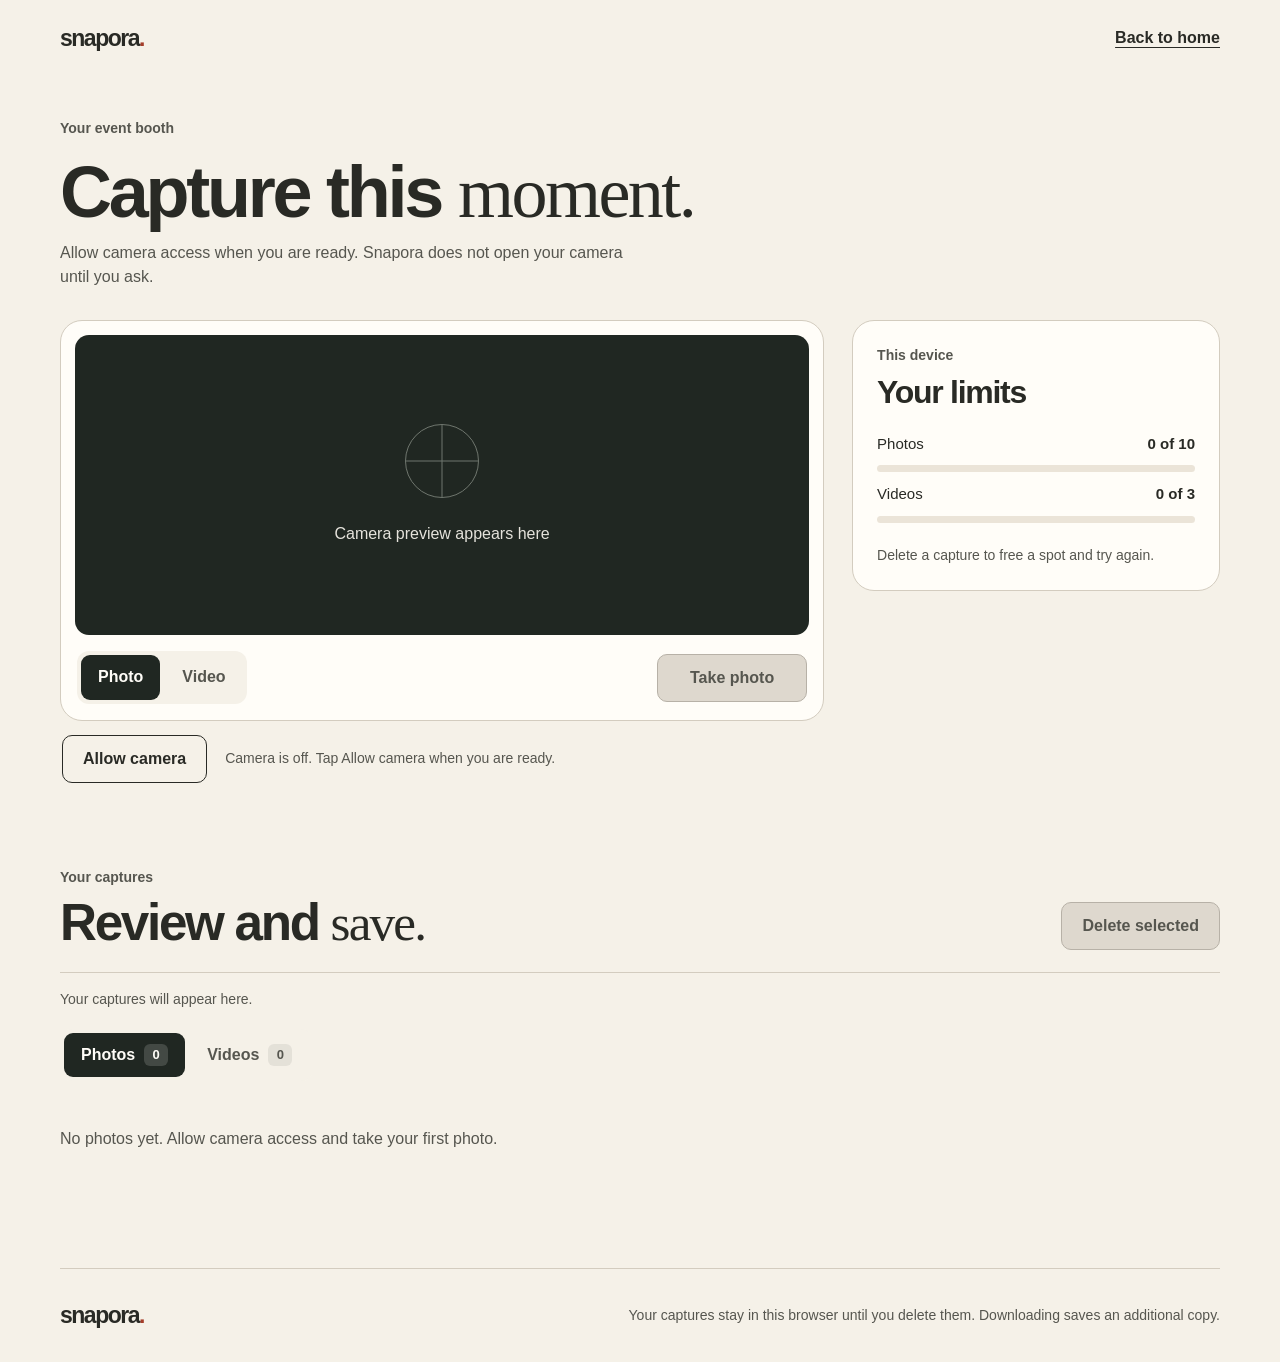
<file: capture.html>
<!doctype html>
<html lang="en" data-type="software">
  <head>
    <meta charset="utf-8">
    <meta name="viewport" content="width=device-width, initial-scale=1, viewport-fit=cover">
    <meta name="theme-color" content="#f5f1e8">
    <meta name="description" content="Capture event photos and videos with Snapora, then review and save your picks.">
    <meta name="page-type" content="software">
    <meta name="site-kind" content="software">
    <title>Capture with Snapora</title>
    <link rel="stylesheet" href="styles.css">
    <script src="capture.js" defer></script>
  </head>
  <body class="capture-page">
    <a class="skip-link" href="#main">Skip to content</a>
    <header class="site-header capture-header">
      <a class="wordmark" href="index.html" aria-label="Snapora home">snapora<span aria-hidden="true">.</span></a>
      <a class="text-link back-link" href="index.html">Back to home</a>
    </header>

    <main id="main" class="capture-main">
      <section class="capture-heading" aria-labelledby="capture-title">
        <p class="section-kicker">Your event booth</p>
        <h1 id="capture-title">Capture this <span class="serif-accent">moment.</span></h1>
        <p>Allow camera access when you are ready. Snapora does not open your camera until you ask.</p>
      </section>

      <section class="capture-layout" aria-label="Camera and your captures">
        <div class="camera-column">
          <div class="camera-panel">
            <div class="live-view">
              <video id="camera-preview" class="live-view__video" width="720" height="960" autoplay muted playsinline aria-label="Live camera preview" hidden></video>
              <div id="camera-empty" class="live-view__empty">
                <span class="live-view__corners" aria-hidden="true"></span>
                <p>Camera preview appears here</p>
              </div>
              <span id="recording-indicator" class="recording-indicator" hidden>Recording</span>
            </div>
            <div class="camera-panel__controls">
              <div class="mode-switch" role="group" aria-label="Capture type">
                <button class="mode-button is-active" id="photo-mode" type="button" aria-pressed="true">Photo</button>
                <button class="mode-button" id="video-mode" type="button" aria-pressed="false">Video</button>
              </div>
              <button class="button button--primary capture-action" id="capture-action" type="button" disabled>Take photo</button>
            </div>
          </div>
          <div class="camera-setup">
            <button class="button button--secondary" id="camera-toggle" type="button">Allow camera</button>
            <p id="camera-status" class="status-text" role="status" aria-live="polite">Camera is off. Tap Allow camera when you are ready.</p>
            <p id="camera-error" class="error-message" role="alert" hidden></p>
          </div>
        </div>

        <aside class="session-panel" aria-labelledby="session-title">
          <div class="session-panel__head">
            <div>
              <p class="section-kicker">This device</p>
              <h2 id="session-title">Your limits</h2>
            </div>
          </div>
          <div class="quota-list">
            <div class="quota-row">
              <span>Photos</span>
              <strong><span id="photo-count">0</span> of 10</strong>
            </div>
            <div class="quota-track" aria-hidden="true"><span id="photo-progress"></span></div>
            <div class="quota-row">
              <span>Videos</span>
              <strong><span id="video-count">0</span> of 3</strong>
            </div>
            <div class="quota-track" aria-hidden="true"><span id="video-progress"></span></div>
          </div>
          <p class="session-note">Delete a capture to free a spot and try again.</p>
        </aside>
      </section>

      <section class="gallery-section" aria-labelledby="gallery-title">
        <div class="gallery-heading">
          <div>
            <p class="section-kicker">Your captures</p>
            <h2 id="gallery-title">Review and <span class="serif-accent">save.</span></h2>
          </div>
          <button class="button button--secondary button--delete" id="delete-selected" type="button" disabled>Delete selected</button>
        </div>
        <p class="gallery-status" id="gallery-status" role="status" aria-live="polite">Loading your captures.</p>
        <div class="gallery-filter" role="group" aria-label="Show captures">
          <button class="filter-button is-active" id="show-photos" type="button" aria-pressed="true">Photos <span id="photo-gallery-count">0</span></button>
          <button class="filter-button" id="show-videos" type="button" aria-pressed="false">Videos <span id="video-gallery-count">0</span></button>
        </div>
        <div class="gallery-grid" id="gallery-grid"></div>
        <p class="gallery-error" id="storage-error" role="alert" hidden></p>
      </section>
    </main>

    <footer class="site-footer capture-footer">
      <a class="wordmark" href="index.html" aria-label="Snapora home">snapora<span aria-hidden="true">.</span></a>
      <p>Your captures stay in this browser until you delete them. Downloading saves an additional copy.</p>
    </footer>
  </body>
</html>
</file>
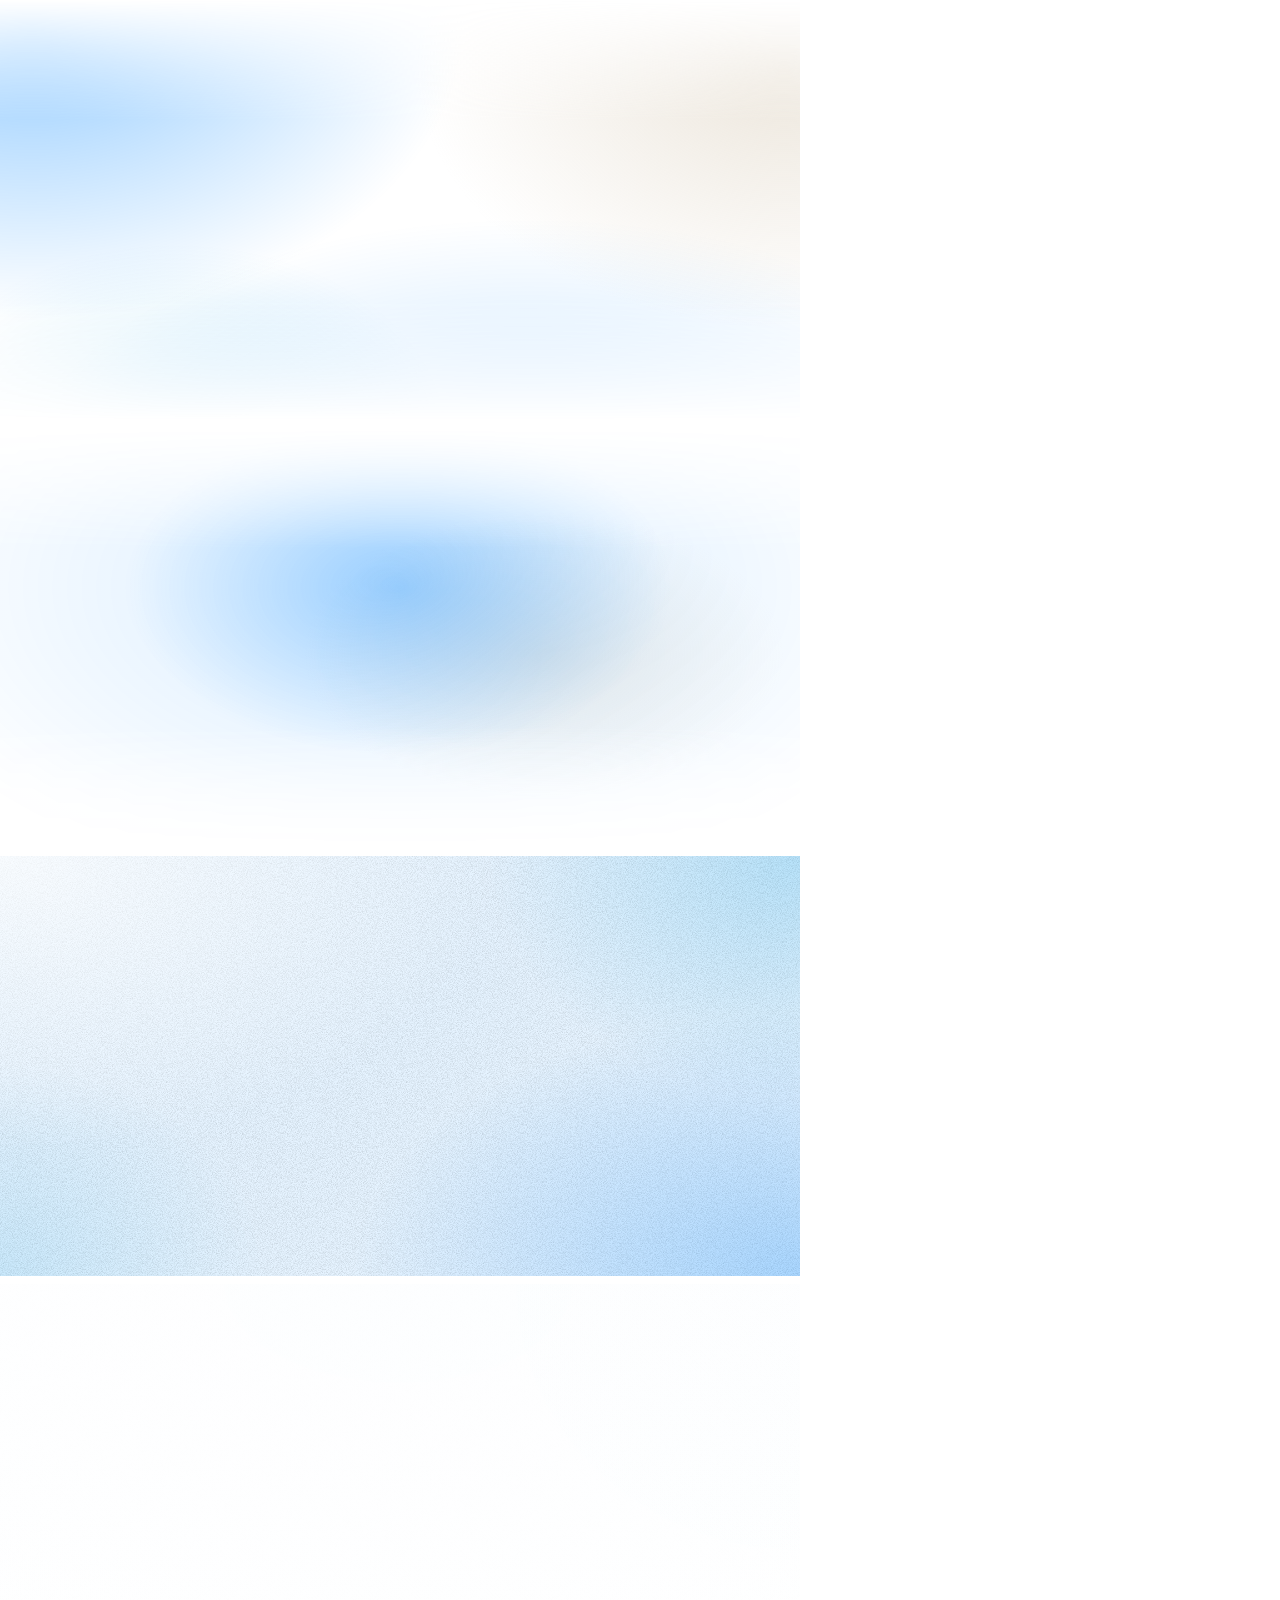
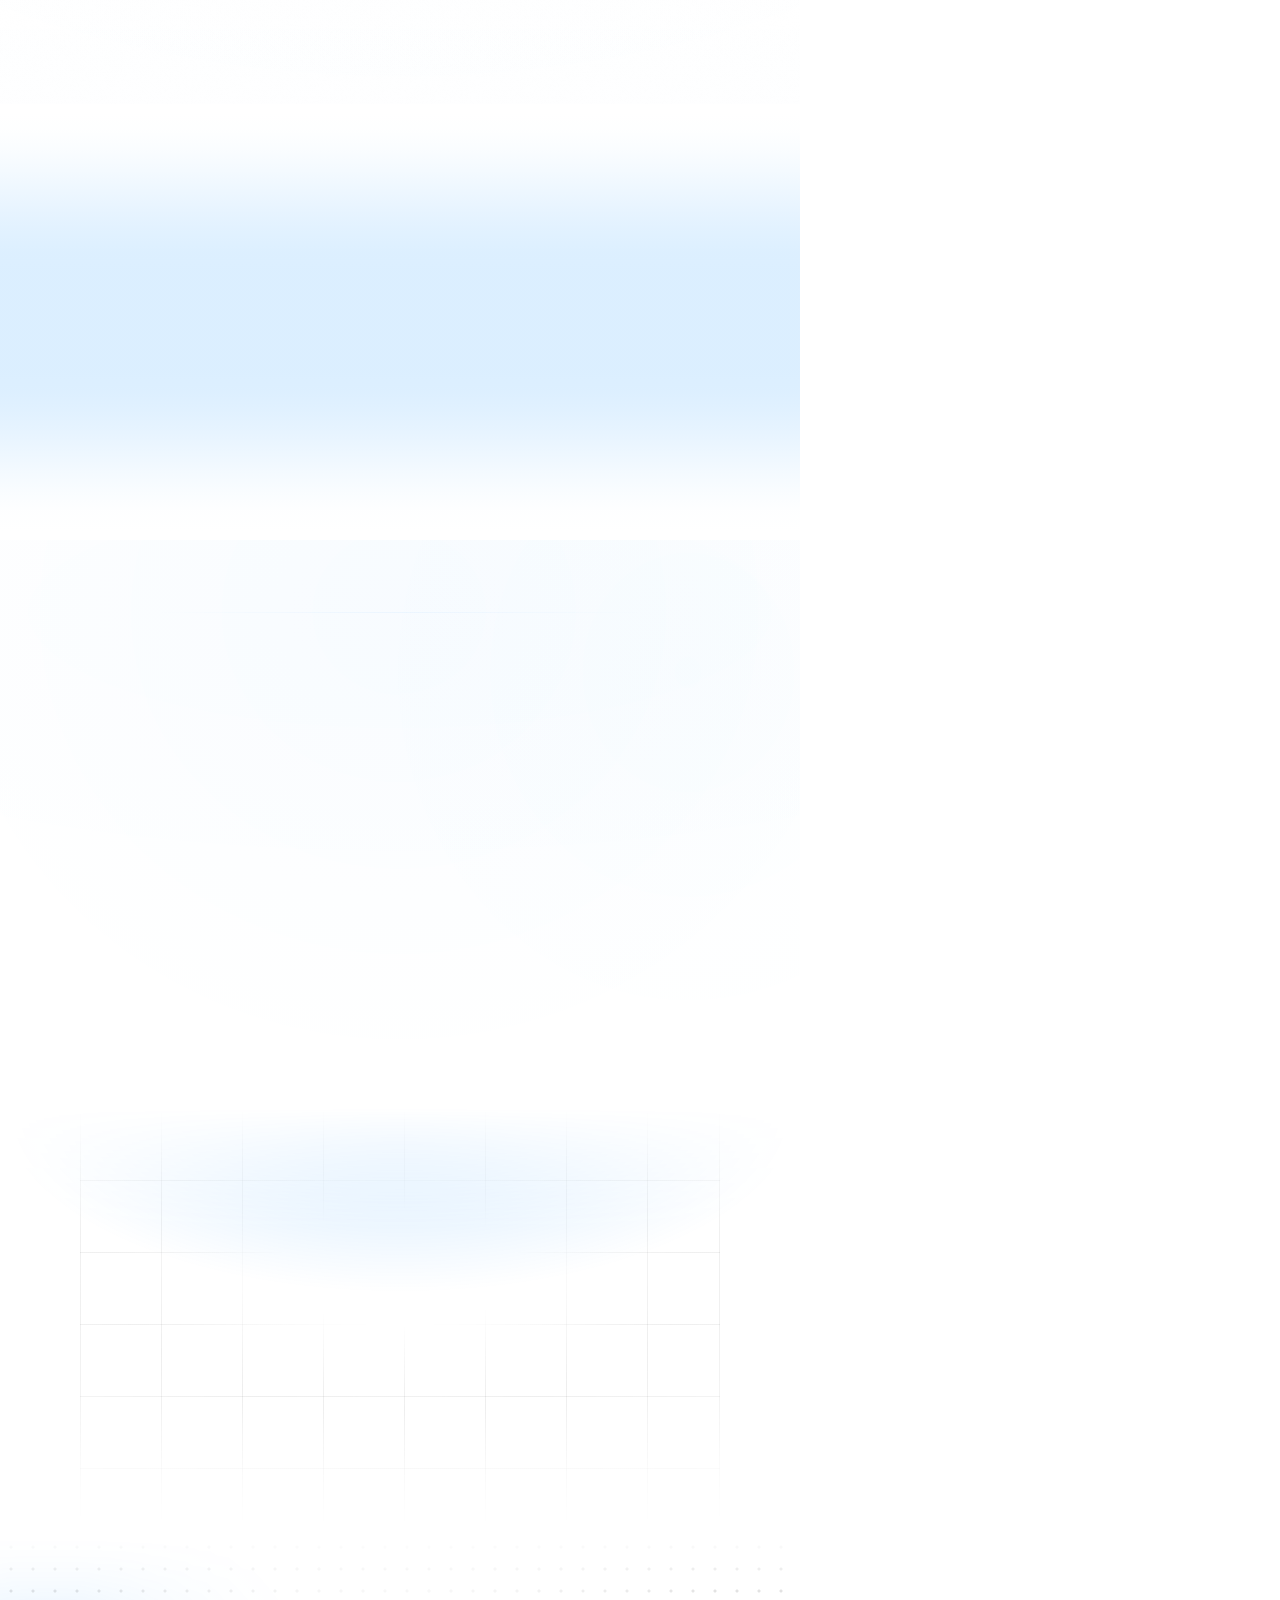
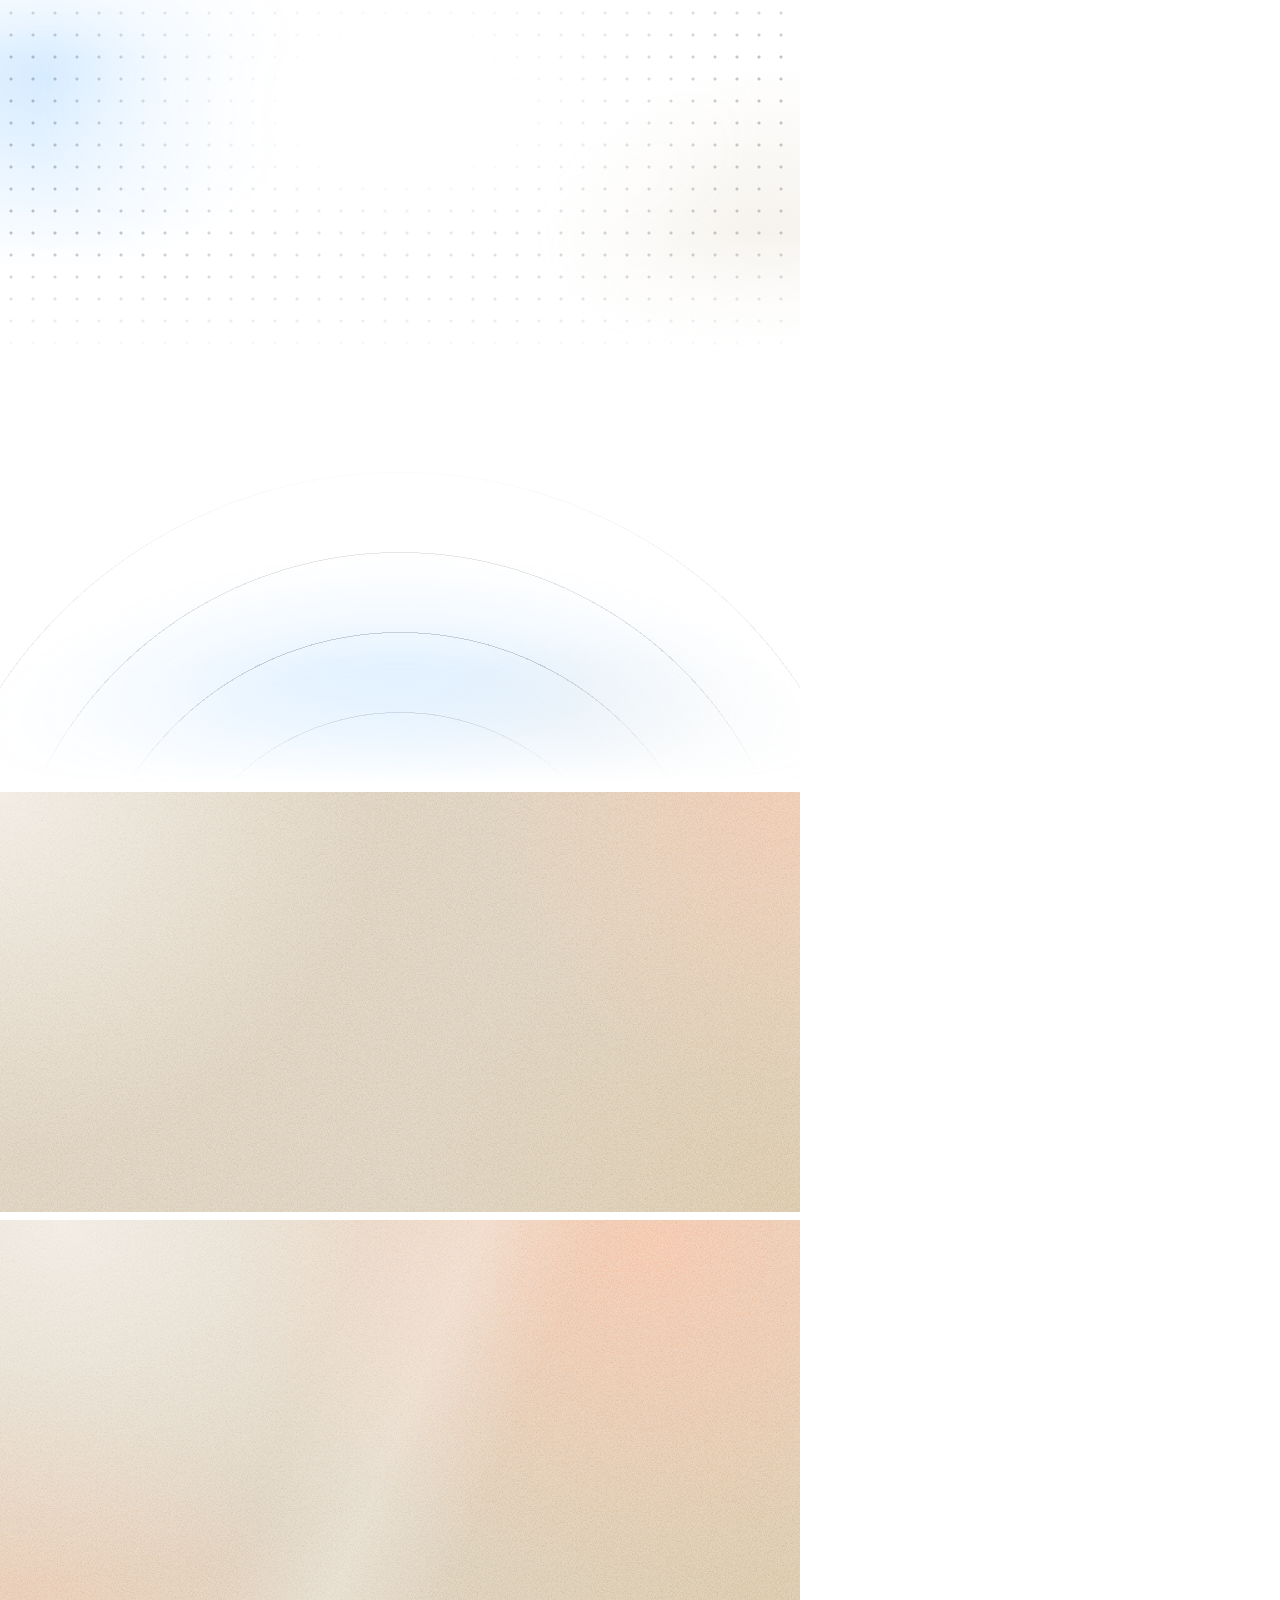
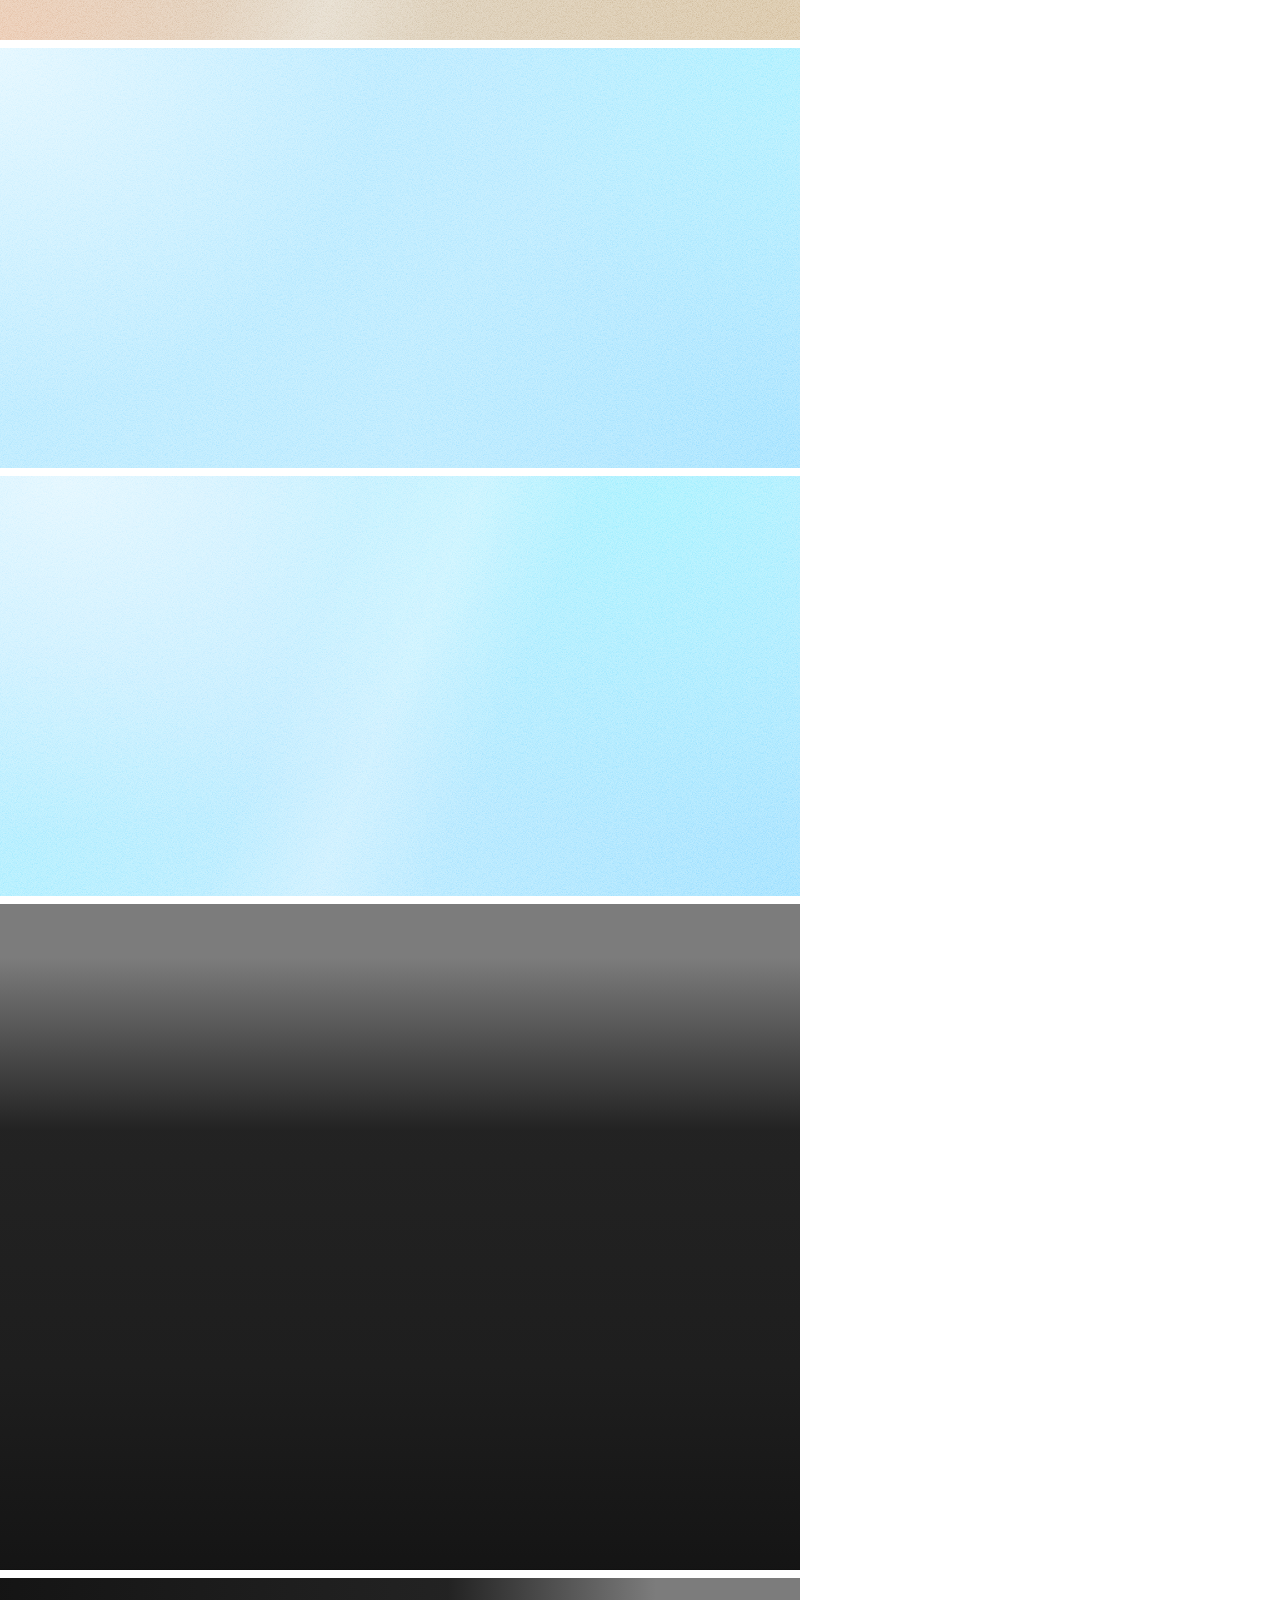
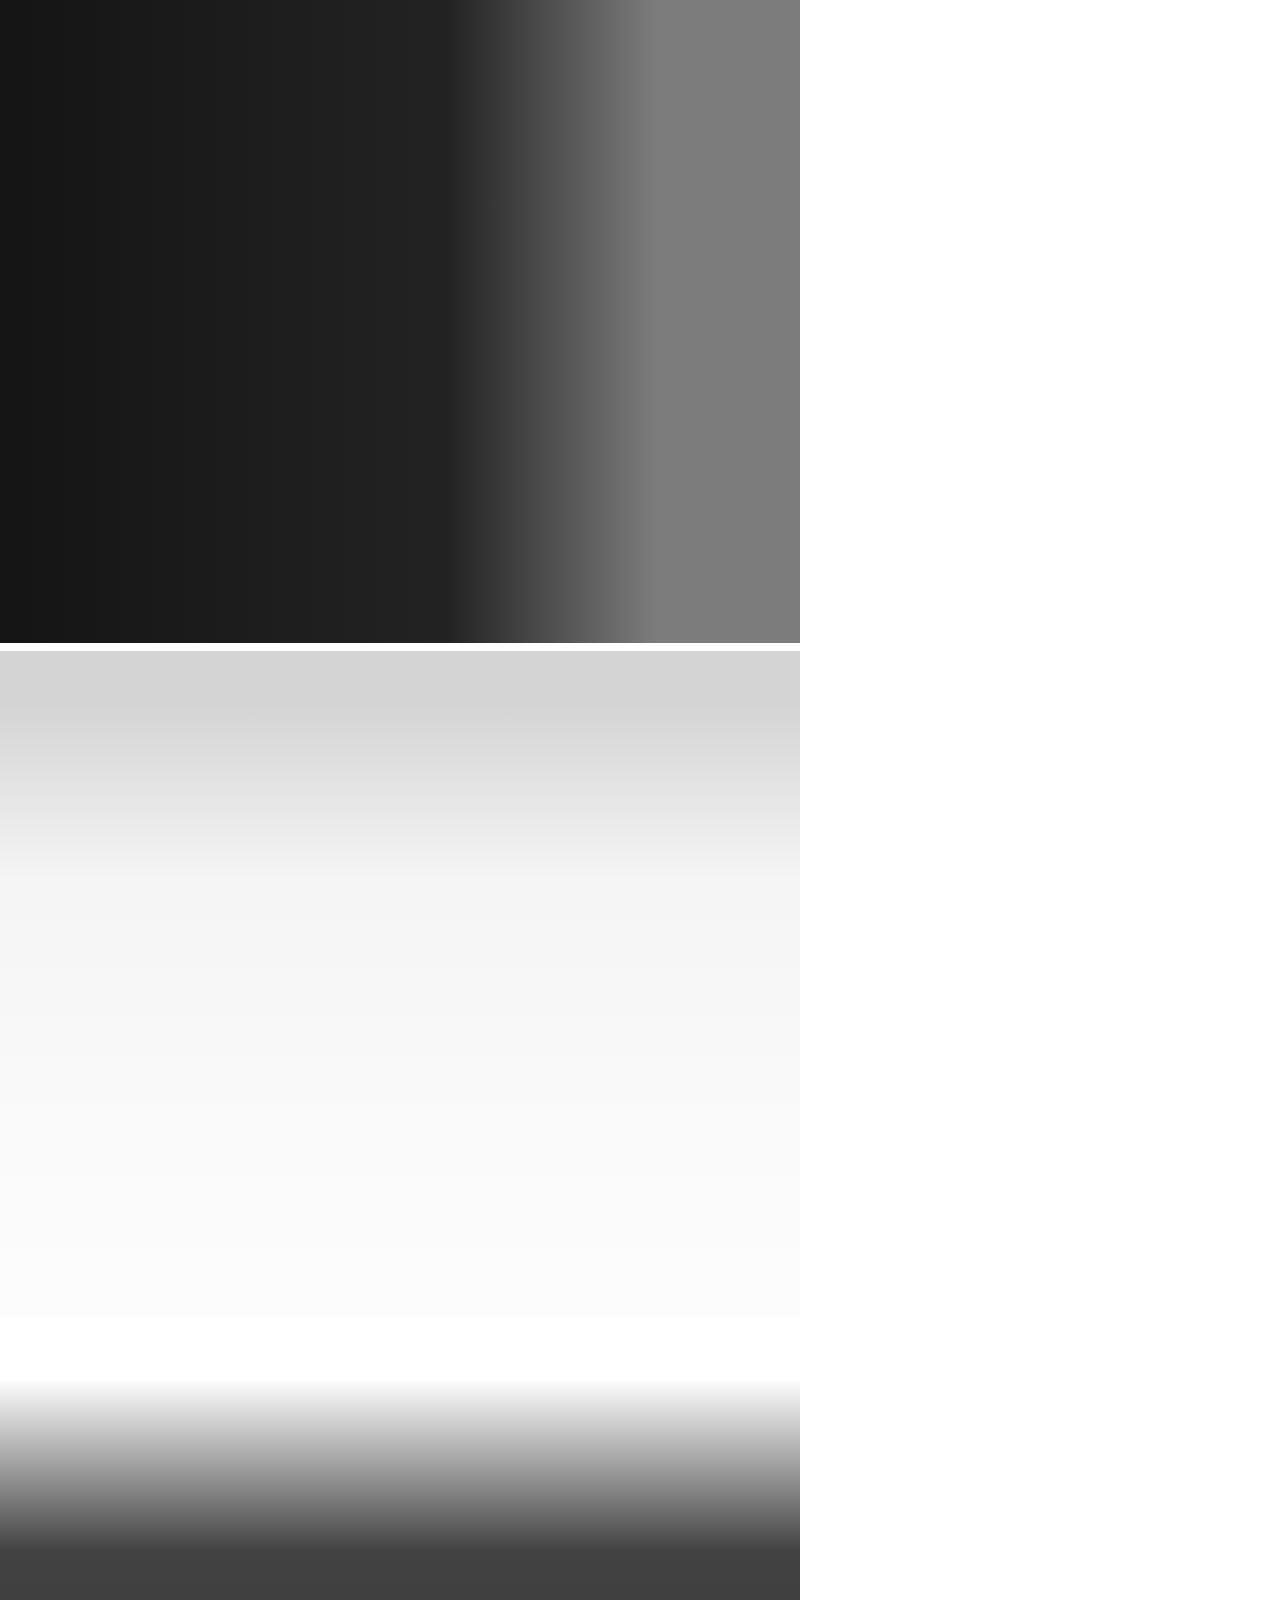
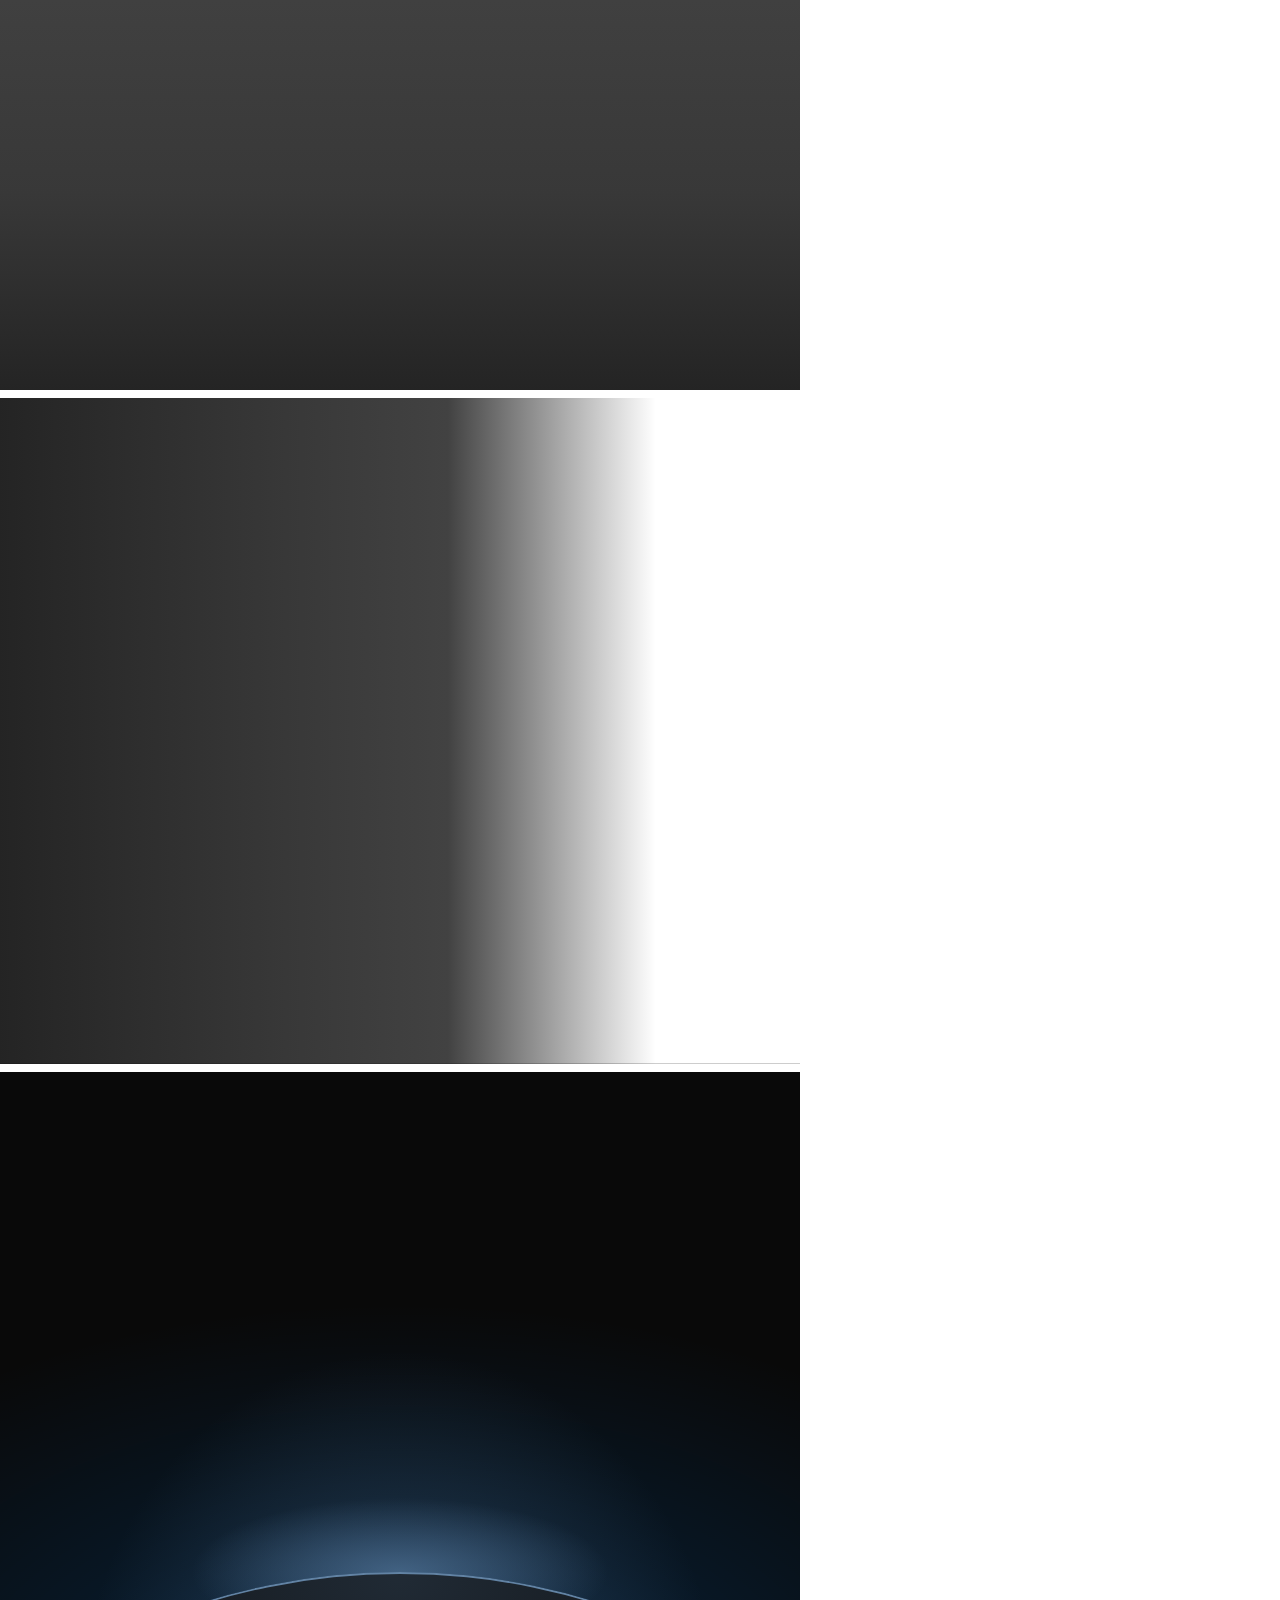
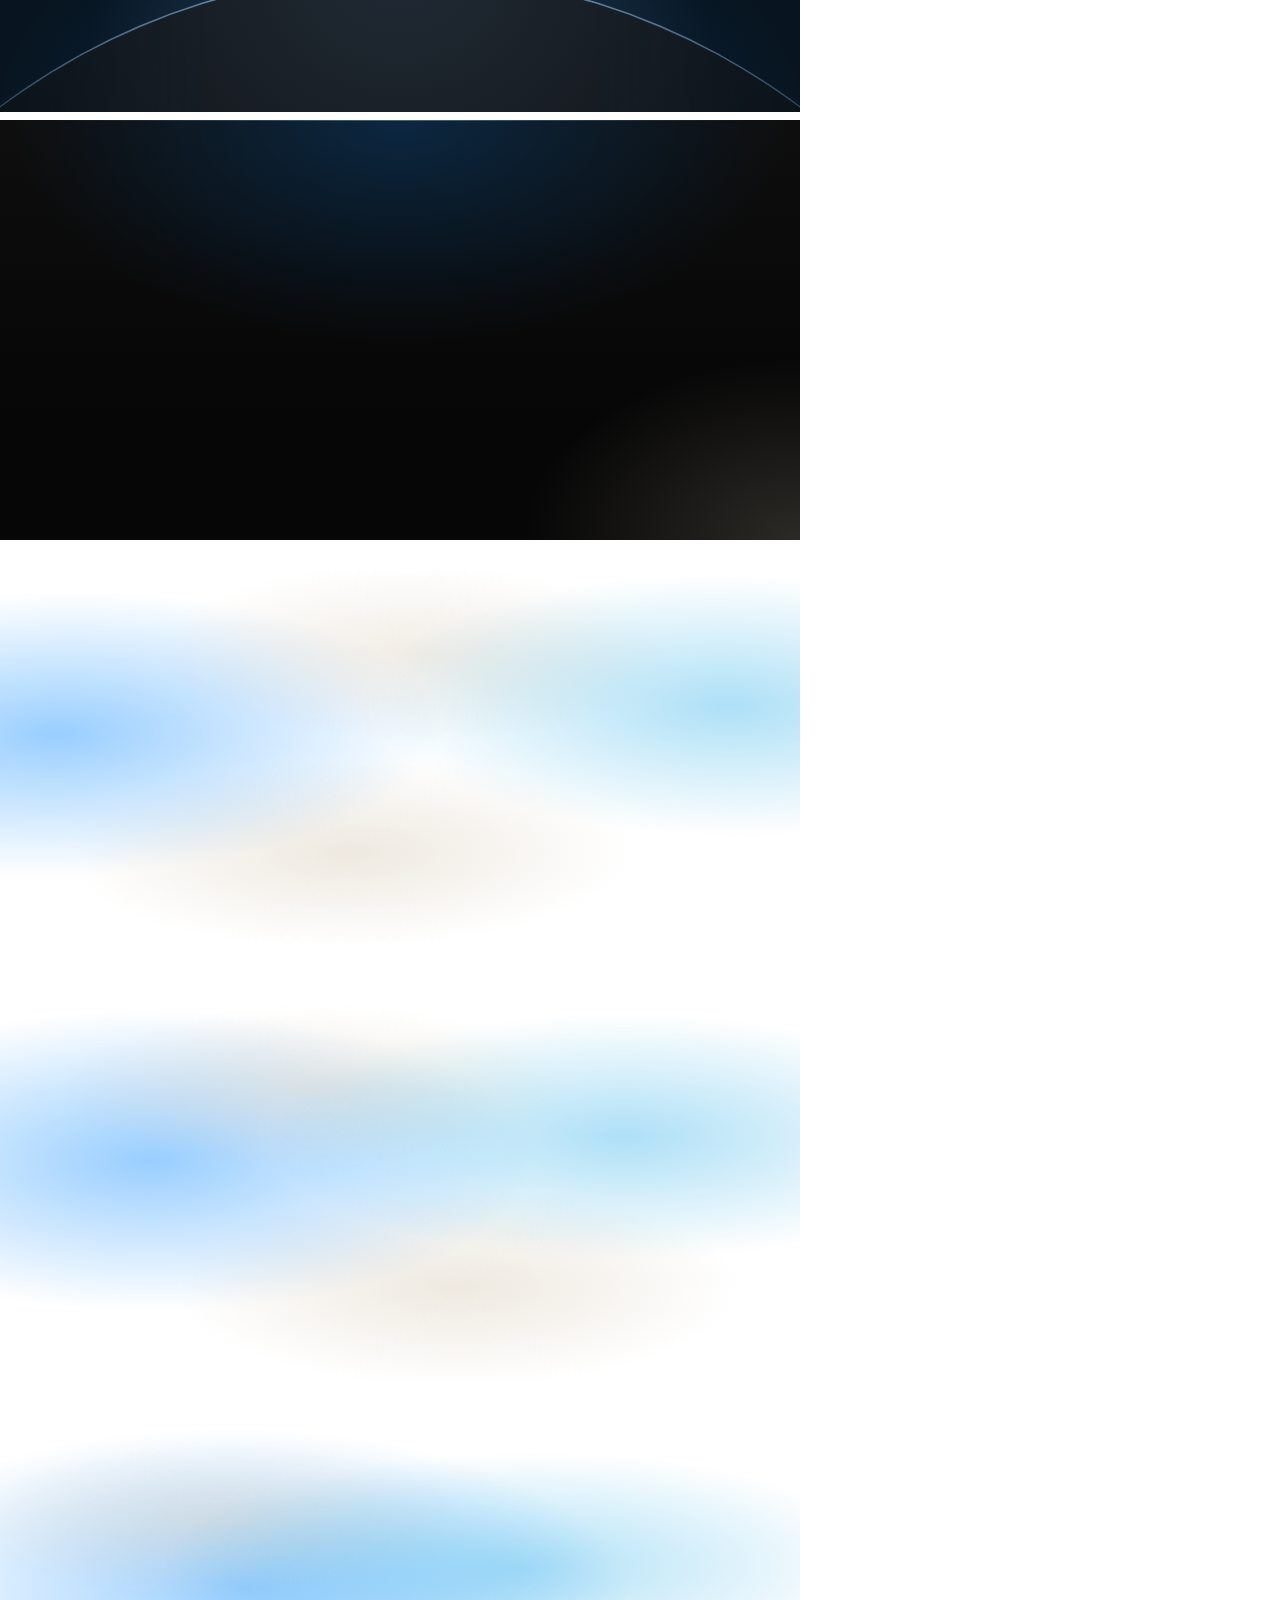
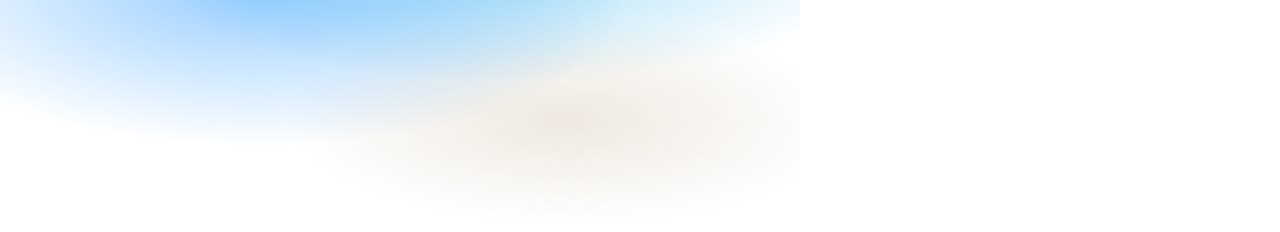
<file: .agents/skills/design-taste-frontend/assets/backgrounds/check.html>
<!doctype html>
<html lang="en" data-ground="sand">
<head>
<meta charset="utf-8">
<title>Backgrounds contrast check</title>
<!-- Every ground in a 800px box, for check.mjs: it sets a palette, screenshots the boxes and measures
     the ink and muted contrast on every pixel of each ground's text zone (index.json). The photograph
     grounds sit on a flat grey picture: #7c7c7c for the dark scrim, #d4d4d4 for the light one; and the worst case of the dark scrim: a white
     picture (white words on it). The light scrim is for pale photographs only. -->
<link rel="stylesheet" href="../system.css">
<link rel="stylesheet" href="backgrounds.css">
<style>body { margin: 0; width: 800px; } .box { width: 800px; margin: 0 0 8px; padding: 24px; font-size: 20px; } .pi, .pm { visibility: hidden; } .pi { color: var(--ink); } .pm { color: var(--muted); }  /* the liquid blobs held at the start, the middle and the end of their drift (the keyframes in backgrounds.css), so the text zone is measured where they stand under it */
  .at-start::before { animation: none; transform: translate3d(-7%, 0, 0) skewX(-7deg) scaleY(.94); } .at-start::after { animation: none; transform: translate3d(8%, 0, 0) skewX(6deg) scaleY(1.04); }
  .at-mid::before { animation: none; transform: translate3d(.5%, 0, 0) skewX(-.5deg) scaleY(.995); } .at-mid::after { animation: none; transform: translate3d(-.5%, 0, 0) scaleY(.98); }
  .at-end::before { animation: none; transform: translate3d(8%, 0, 0) skewX(6deg) scaleY(1.05); } .at-end::after { animation: none; transform: translate3d(-9%, 0, 0) skewX(-6deg) scaleY(.92); }
</style>
<script src="backgrounds.js" defer></script>
</head>
<body>
<div class="bg-mist box" data-g="mist" style="height:420px"><span class="pi">Ink</span> <span class="pm">Muted</span></div>
<div class="bg-halo box" data-g="halo" style="height:420px"><span class="pi">Ink</span> <span class="pm">Muted</span></div>
<div class="bg-grain box" data-g="grain" style="height:420px"><span class="pi">Ink</span> <span class="pm">Muted</span></div>
<div class="bg-paper box" data-g="paper" style="height:420px"><span class="pi">Ink</span> <span class="pm">Muted</span></div>
<div class="bg-dusk box" data-g="dusk" style="height:420px"><span class="pi">Ink</span> <span class="pm">Muted</span></div>
<div class="bg-topglow box" data-g="topglow" style="height:560px"><span class="pi">Ink</span> <span class="pm">Muted</span></div>
<div class="bg-ruled box" data-g="ruled" style="height:420px"><span class="pi">Ink</span> <span class="pm">Muted</span></div>
<div class="bg-dots box" data-g="dots" style="height:420px"><span class="pi">Ink</span> <span class="pm">Muted</span></div>
<div class="bg-arcs box" data-g="arcs" style="height:420px"><span class="pi">Ink</span> <span class="pm">Muted</span></div>
<div class="bg-band box" data-g="band" style="height:420px"><span class="pi">Ink</span> <span class="pm">Muted</span></div>
<div class="bg-field box" data-g="field" style="height:420px"><span class="pi">Ink</span> <span class="pm">Muted</span></div>
<div class="bg-band bg-tint box" data-g="band-tint" style="height:420px"><span class="pi">Ink</span> <span class="pm">Muted</span></div>
<div class="bg-field bg-tint box" data-g="field-tint" style="height:420px"><span class="pi">Ink</span> <span class="pm">Muted</span></div>
<div class="bg-photo box" data-g="photo" style="height:520px;--g-photo:linear-gradient(#7c7c7c,#7c7c7c)"><span class="pi">Ink</span> <span class="pm">Muted</span></div>
<div class="bg-photo bg-photo--left box" data-g="photo-left" style="height:520px;--g-photo:linear-gradient(#7c7c7c,#7c7c7c)"><span class="pi">Ink</span> <span class="pm">Muted</span></div>
<div class="bg-photo bg-photo--light box" data-g="photo-light" style="height:520px;--g-photo:linear-gradient(#d4d4d4,#d4d4d4)"><span class="pi">Ink</span> <span class="pm">Muted</span></div>
<div class="bg-photo box" data-g="photo-white" style="height:520px;--g-photo:linear-gradient(#fff,#fff)"><span class="pi">Ink</span> <span class="pm">Muted</span></div>
<div class="bg-photo bg-photo--left box" data-g="photo-left-white" style="height:520px;--g-photo:linear-gradient(#fff,#fff)"><span class="pi">Ink</span> <span class="pm">Muted</span></div>
<div class="bg-horizon box" data-g="horizon" style="height:640px"><span class="pi">Ink</span> <span class="pm">Muted</span></div>
<div class="bg-deep box" data-g="deep" style="height:420px"><span class="pi">Ink</span> <span class="pm">Muted</span></div>
<div class="bg-liquid box at-start" data-g="liquid" data-no-pause style="height:420px"><span class="pi">Ink</span> <span class="pm">Muted</span></div>
<div class="bg-liquid box at-mid" data-g="liquid-mid" data-no-pause style="height:420px"><span class="pi">Ink</span> <span class="pm">Muted</span></div>
<div class="bg-liquid box at-end" data-g="liquid-end" data-no-pause style="height:420px"><span class="pi">Ink</span> <span class="pm">Muted</span></div>

</body>
</html>
</file>
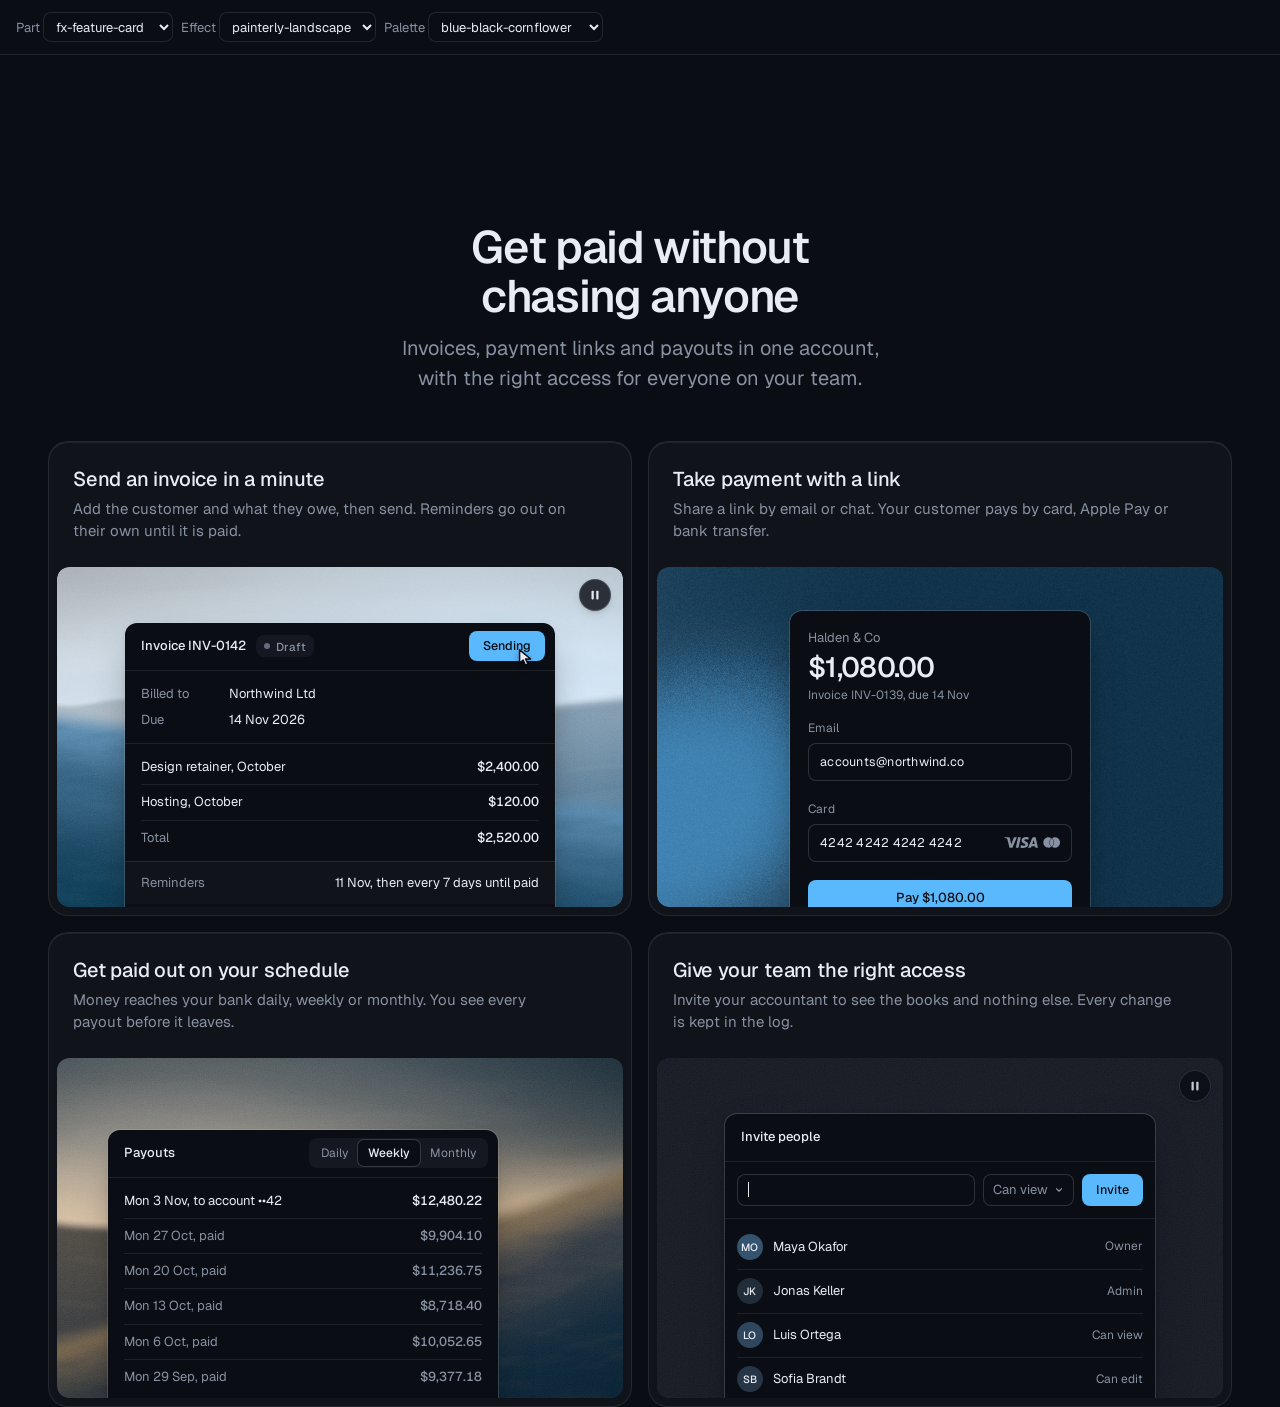
<file: .agents/skills/design-taste-frontend/assets/components/_lab.html>
<!doctype html>
<html lang="en" data-radius="soft">
<head>
<script>window.__tpGlMax = 16;   /* a gallery shows many live effects at once; a page of a site keeps the default 4 (fx.js) */</script>
<meta charset="utf-8">
<meta name="viewport" content="width=device-width, initial-scale=1">
<title>Component lab</title>
<link rel="preconnect" href="https://fonts.googleapis.com">
<link rel="preconnect" href="https://fonts.gstatic.com" crossorigin>
<link href="https://fonts.googleapis.com/css2?family=Geist:wght@100..900&family=Geist+Mono:wght@400..600&display=swap" rel="stylesheet">
<link rel="stylesheet" href="../system.css">
<link rel="stylesheet" href="./base.css">
<style>
  /* one component on its own, with a chosen effect (or object) and palette:
     _lab.html?c=fx-chart&fx=ruled-grounds&palette=white-link-blue&w=640 */
  :root { --font-display: "Geist", system-ui, sans-serif; --font-text: "Geist", system-ui, sans-serif; --font-mono: "Geist Mono", ui-monospace, monospace; --display-weight: 560; --display-tracking: -0.03em; }
  body { min-height: 100vh; margin: 0; }
  .bar { display: flex; flex-wrap: wrap; gap: 8px; align-items: center; padding: 12px 16px; border-bottom: 1px solid var(--line); font: 13px/1.4 var(--font-text); color: var(--muted); }
  .bar select { font: inherit; color: var(--ink); background: var(--bg); border: 1px solid var(--line); border-radius: var(--r-sm); height: 30px; padding: 0 8px; }
  .stage { padding: clamp(16px, 4vw, 48px); margin-inline: auto; }
</style>
</head>
<body>
<div class="bar">
  <label>Part <select id="c"></select></label>
  <label>Effect <select id="fx"></select></label>
  <label>Palette <select id="pal"></select></label>
</div>
<main class="stage" id="stage"></main>
<script type="module">
  import fx from '../effects/fx.js';
  const PARTS = ['fx-feature-card', 'fx-dither-object', 'fx-headline', 'fx-button', 'fx-prompt', 'fx-icon-tiles', 'fx-stat', 'fx-globe', 'fx-map', 'fx-chart', 'fx-bars', 'fx-band', 'fx-spotlight', 'fx-photo', 'fx-avatar', 'fx-search', 'fx-logos', 'fx-tabs', 'fx-pricing', 'fx-progress'];
  const PALETTES = {
    'blue-black-cornflower': { bg: '#0a0d14', surface: '#131824', ink: '#e9edf3', muted: '#8891a1', accent: '#5ab9fc', accentInk: '#0a0d14' },
    'graphite-safety-orange': { bg: '#18191b', surface: '#222427', ink: '#eff0f1', muted: '#9c9ea3', accent: '#ff4a1f', accentInk: '#18191b' },
    'white-link-blue': { bg: '#ffffff', surface: '#f4f4f4', ink: '#111111', muted: '#6b6b6b', accent: '#1a4be0', accentInk: '#ffffff' },
    'moss-sand': { bg: '#ddd6c6', surface: '#d2cab8', ink: '#2a2a26', muted: '#59574e', accent: '#4f6238', accentInk: '#ffffff' },
    'cobalt-field': { bg: '#0034eb', surface: '#002fd6', ink: '#ffffff', muted: '#dfe4f2', accent: '#e9e34a', accentInk: '#111111' },
  };
  const q = new URLSearchParams(location.search);
  const part = PARTS.includes(q.get('c')) ? q.get('c') : PARTS[0];
  const palId = PALETTES[q.get('palette')] ? q.get('palette') : 'blue-black-cornflower';
  const p = PALETTES[palId];
  const s = document.documentElement.style;
  const action = fx.color.contrast(p.accent, p.bg) >= 2.2 ? p.accent : p.ink;
  Object.entries({ '--p-bg': p.bg, '--p-surface': p.surface, '--p-ink': p.ink, '--p-muted': p.muted, '--p-accent': p.accent, '--p-accent-ink': p.accentInk, '--p-action': action, '--p-action-ink': action === p.accent ? p.accentInk : p.bg }).forEach(([k, v]) => s.setProperty(k, v));
  s.colorScheme = fx.color.isDark(p.bg) ? 'dark' : 'light';
  if (q.has('fallback')) fx.config.forceFallback = true;
  // one part at a time: at most 4 live WebGL contexts on this page
  fx.config.maxLive = 4;
  if (q.has('w')) document.getElementById('stage').style.maxWidth = q.get('w') + 'px';

  const base = `./${part}/`;
  const [meta, html, mod] = await Promise.all([fetch(base + 'meta.json').then(r => r.json()), fetch(base + 'component.html').then(r => r.text()), import(base + 'component.js')]);
  const link = Object.assign(document.createElement('link'), { rel: 'stylesheet', href: base + 'component.css' });
  document.head.append(link);
  await new Promise(r => { link.onload = link.onerror = r; });
  const choices = meta.effects?.length ? meta.effects : meta.objects || [];
  const chosen = choices.includes(q.get('fx')) ? q.get('fx') : meta.default;
  const stage = document.getElementById('stage');
  stage.innerHTML = html;
  const root = stage.firstElementChild;
  // the chosen effect goes where the part reads it: data-cx-object, data-cx-fill, or data-cx-effect on the root
  // the dither object: one figure set to the chosen object (one live object, as on a page); no caption under it
  if (meta.objects) {
    const fig = root.matches('[data-cx-object]') ? root : root.querySelector('[data-cx-object]');
    fig.dataset.cxObject = chosen;
    if (q.get('render') === 'studio') fig.dataset.cxRender = 'studio';
    fig.querySelector('.cx-obj__stage').removeAttribute('aria-label');
    fig.style.maxWidth = '720px';
  }
  // without ?fx= the markup keeps its own effects (the feature card mixes a landscape and a grain: setting
  // the default on every panel would paint the grain panel as a landscape too)
  else if (!choices.includes(q.get('fx'))) { /* as written */ }
  else if (root.querySelector('[data-cx-fill]')) root.querySelectorAll('[data-cx-fill]').forEach(el => { el.dataset.cxFill = chosen; });
  else if (root.querySelector('[data-cx-effect]')) root.querySelectorAll('[data-cx-effect]').forEach(el => { el.dataset.cxEffect = chosen; });
  else root.dataset.cxEffect = chosen;
  // the map draws its baked streets; an effect named with ?fx= shows its fallback ground (no map data) instead
  if (part === 'fx-map' && choices.includes(q.get('fx'))) delete root.dataset.cxMap;
  await document.fonts.ready;
  window.__part = mod.default(root);
  setTimeout(() => { document.documentElement.dataset.ready = '1'; }, 1200);

  const fill = (sel, list, cur, key) => {
    const el = document.getElementById(sel);
    el.innerHTML = list.map(v => `<option${v === cur ? ' selected' : ''}>${v}</option>`).join('');
    el.addEventListener('change', () => { q.set(key, el.value); if (key === 'c') q.delete('fx'); location.search = q.toString(); });
  };
  fill('c', PARTS, part, 'c');
  // a part whose default is none (the map's streets, the photograph as it is) lists none first, so the
  // select never shows an effect that is not on
  fill('fx', meta.default === 'none' ? ['none', ...choices] : choices, chosen, 'fx');
  fill('pal', Object.keys(PALETTES), palId, 'palette');
</script>
</body>
</html>
</file>
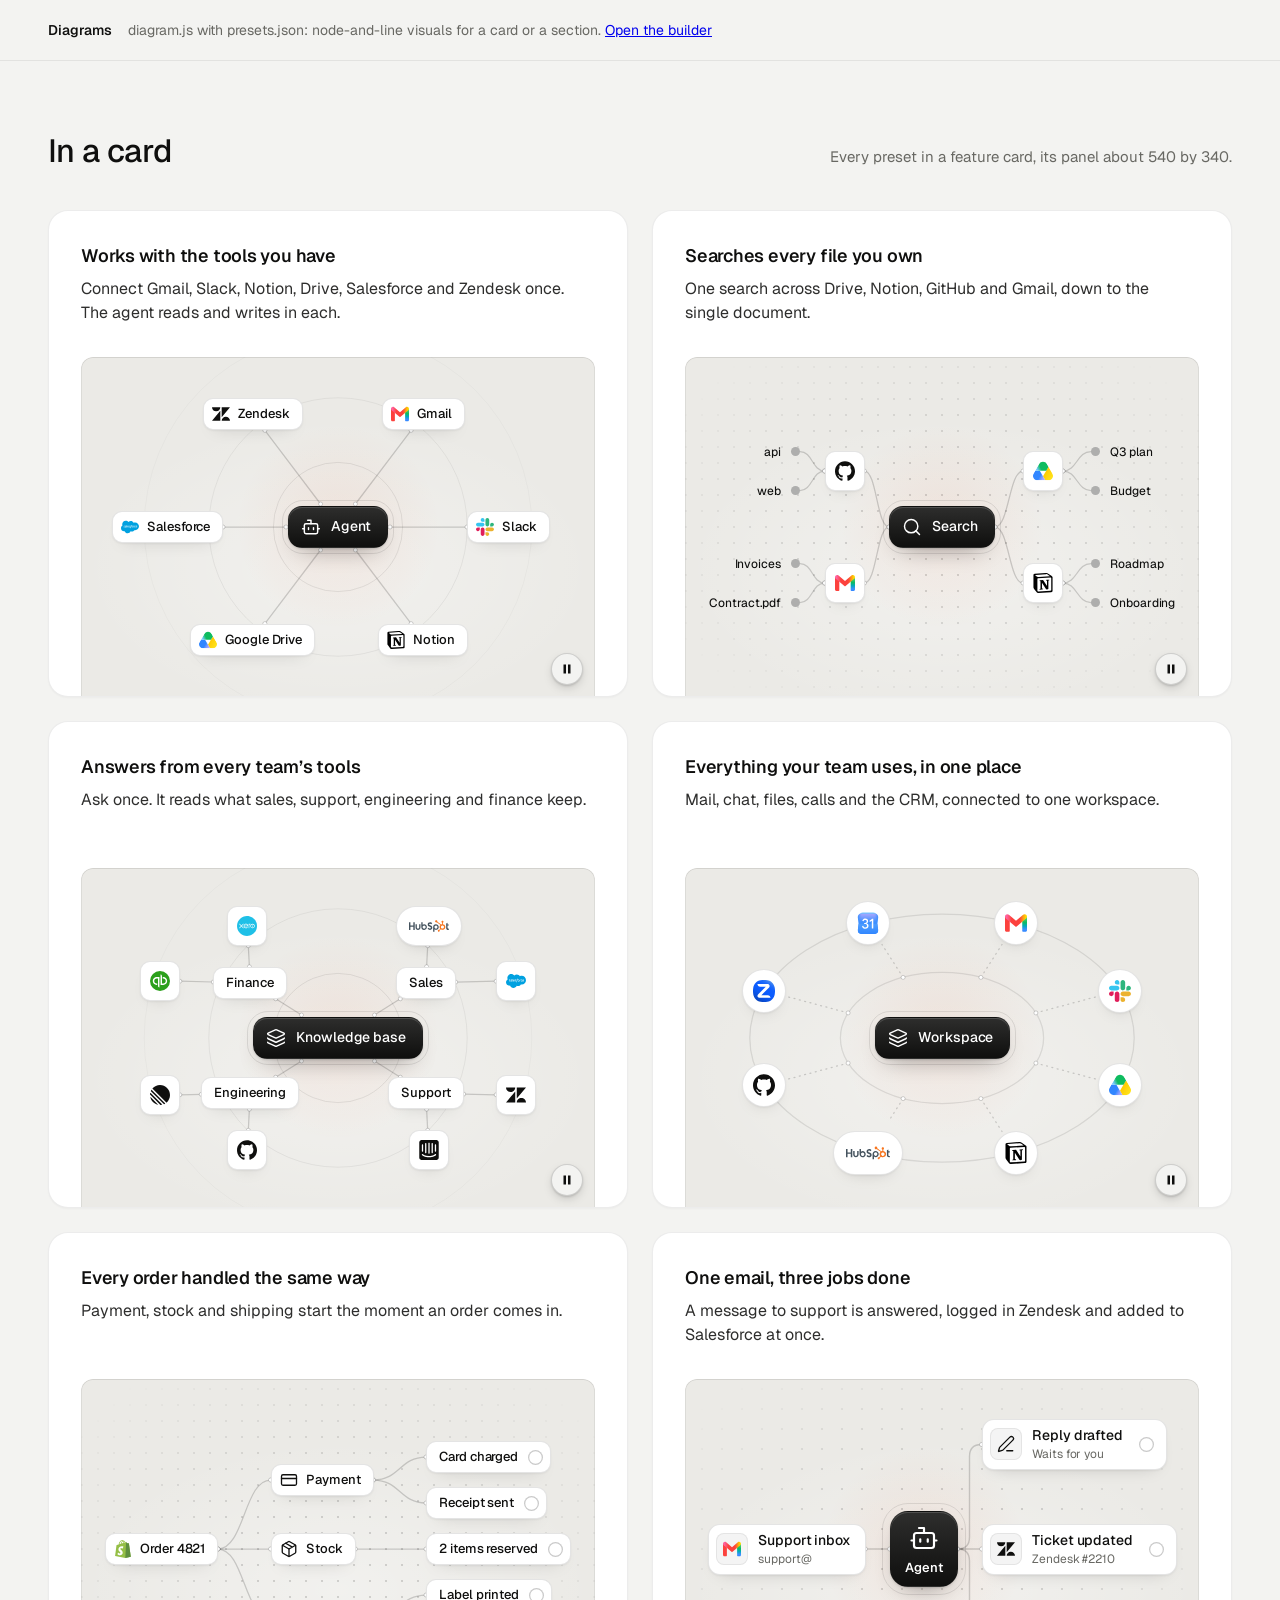
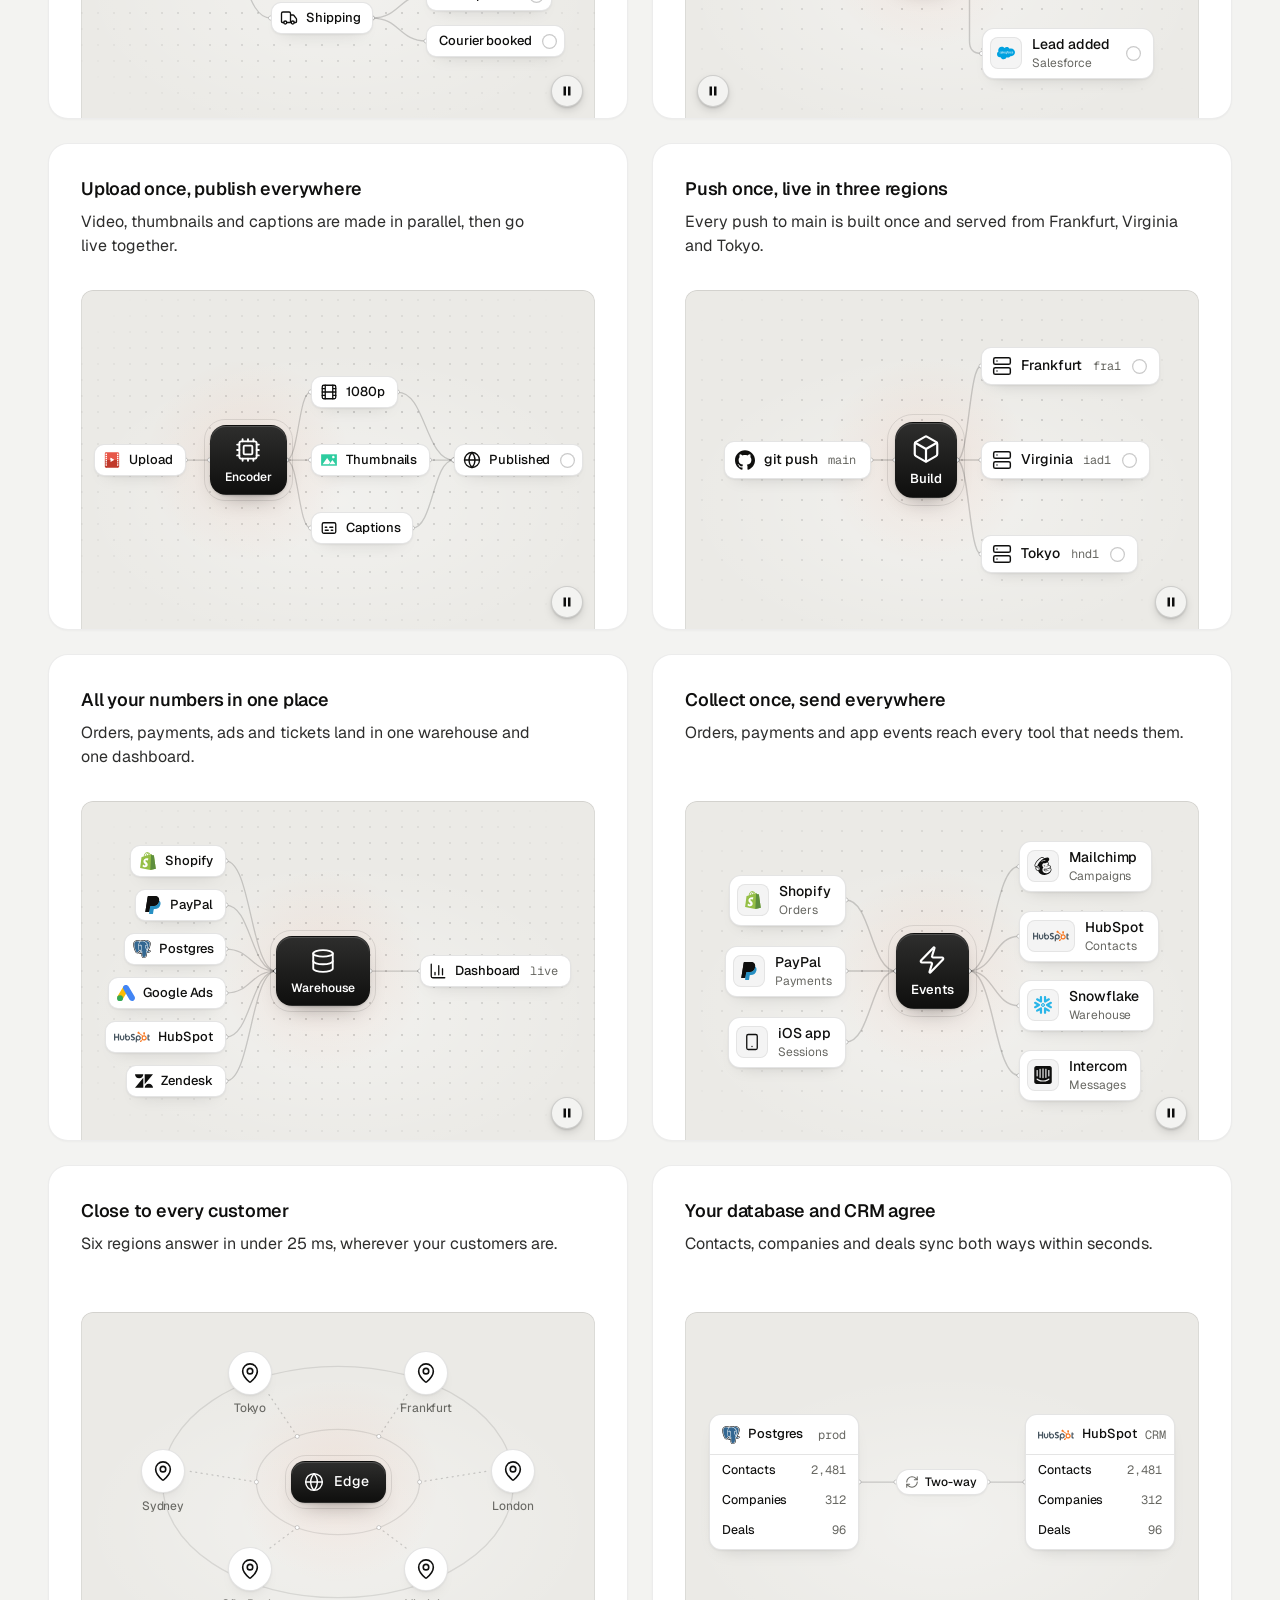
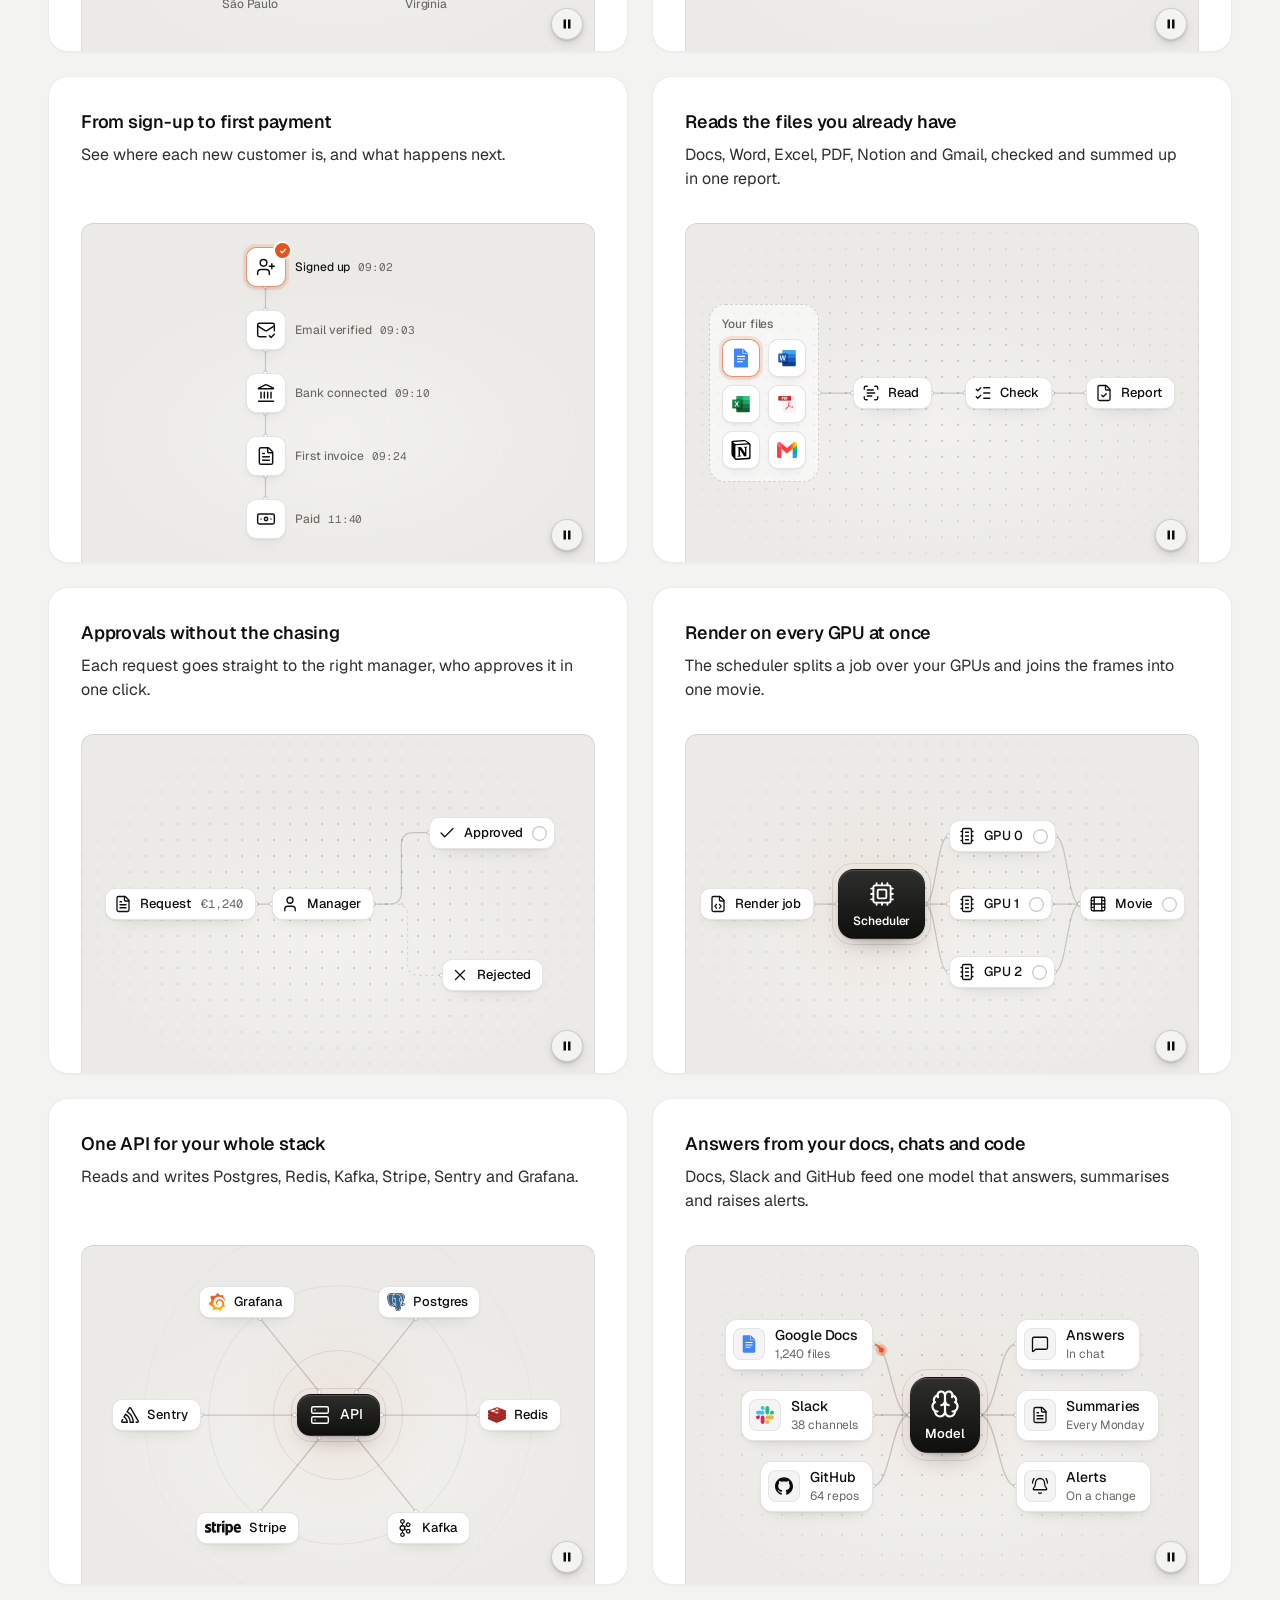
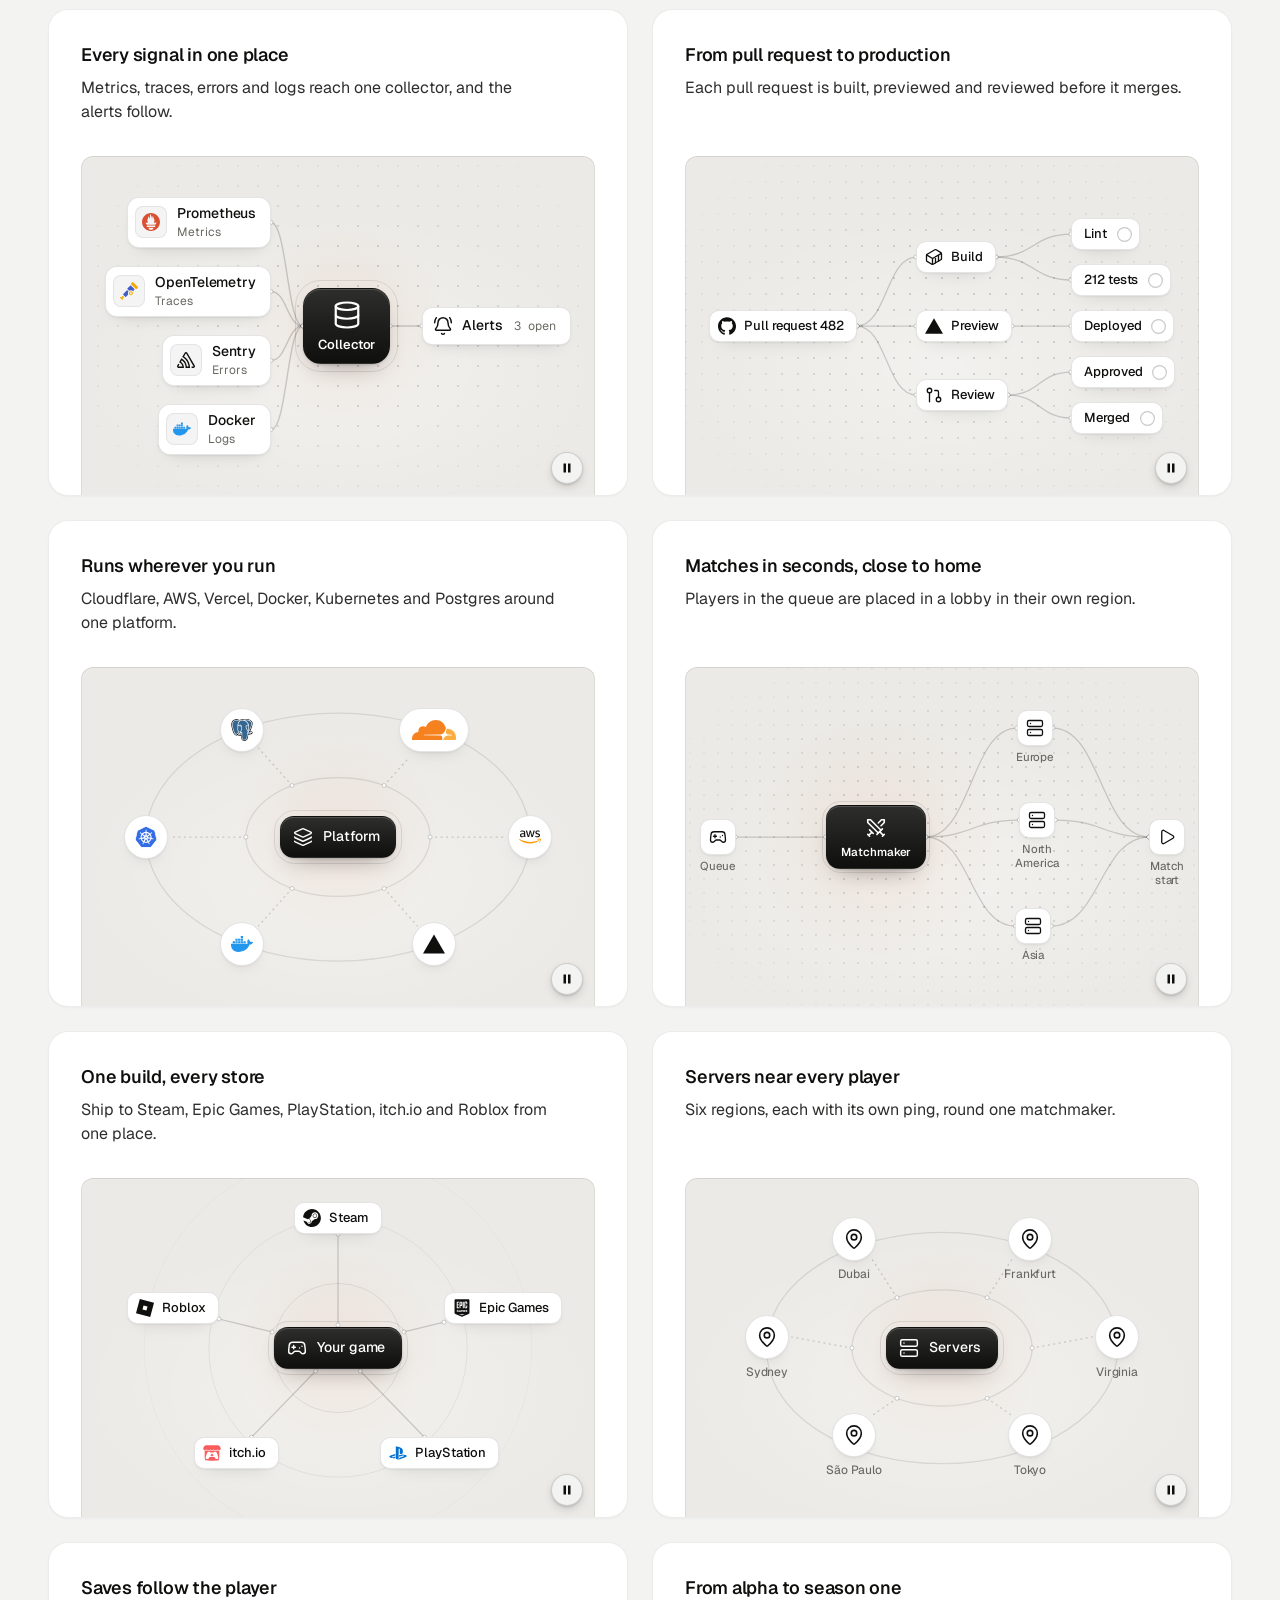
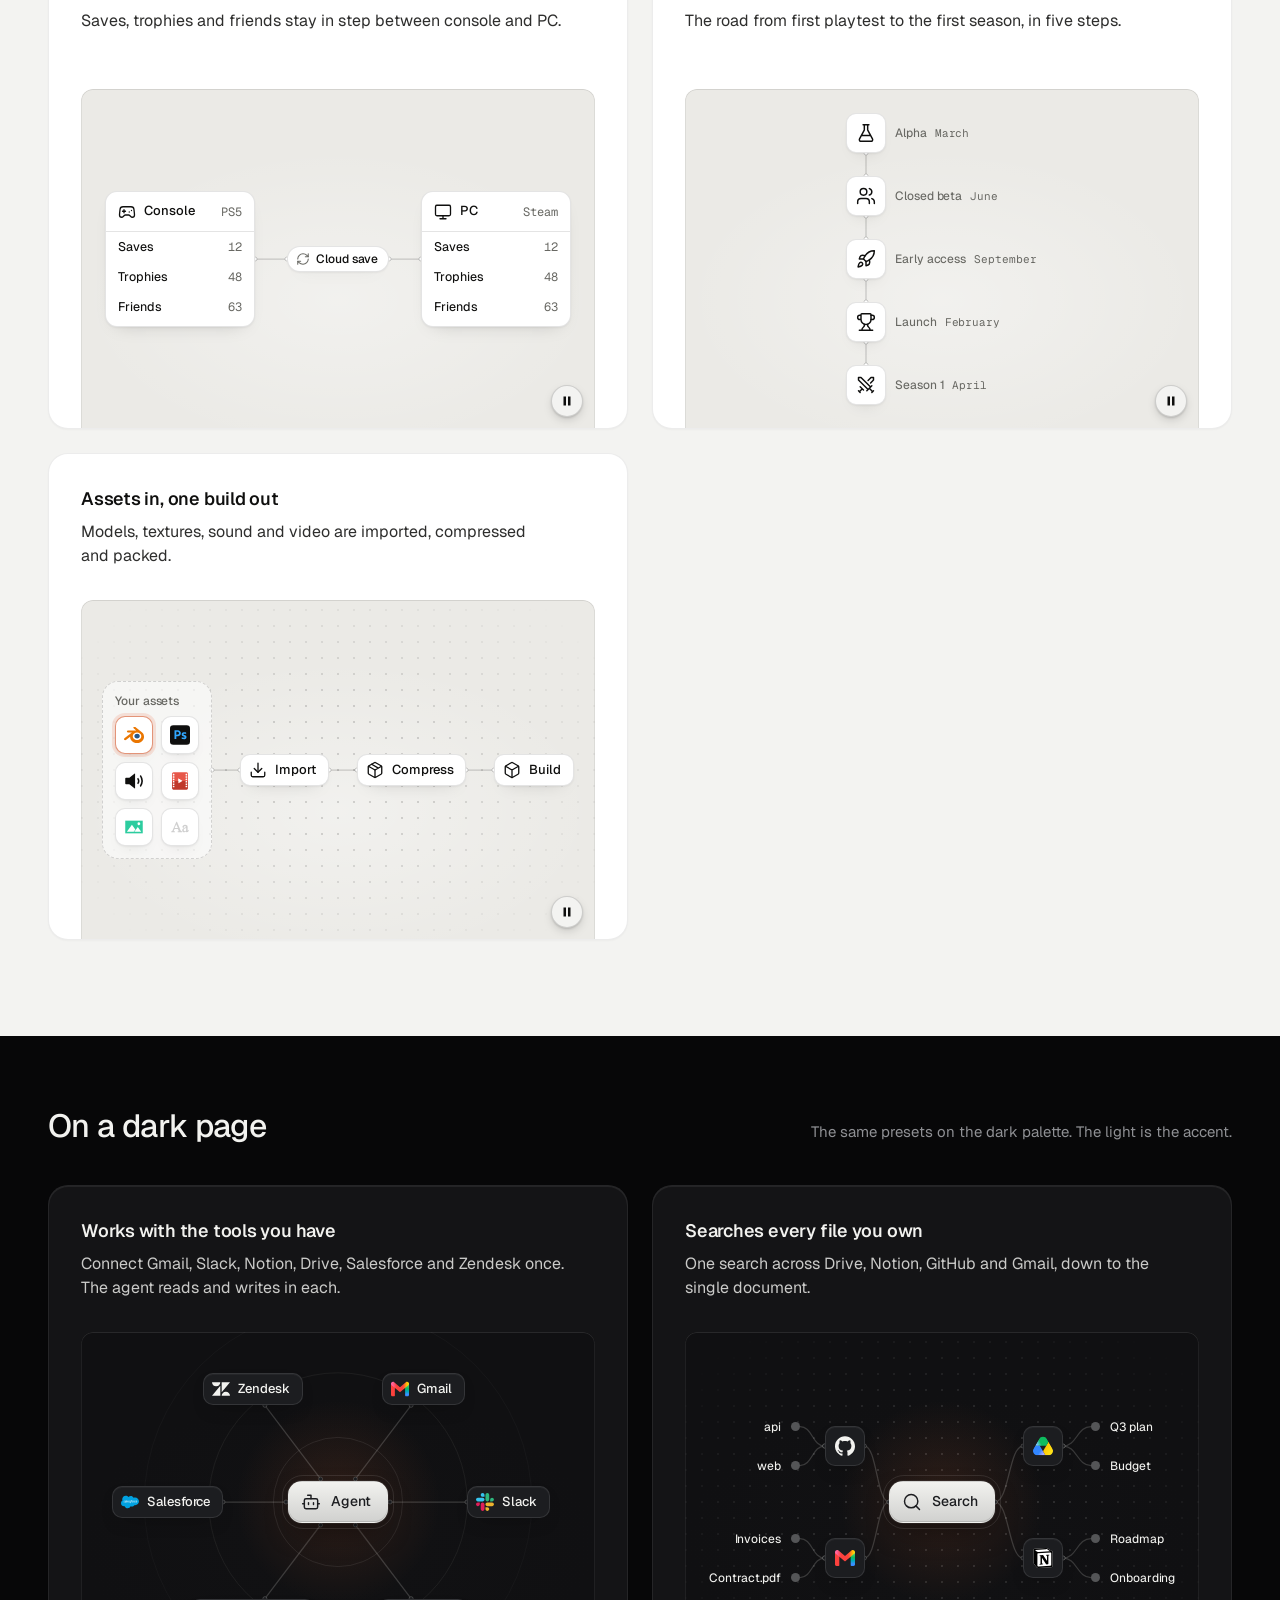
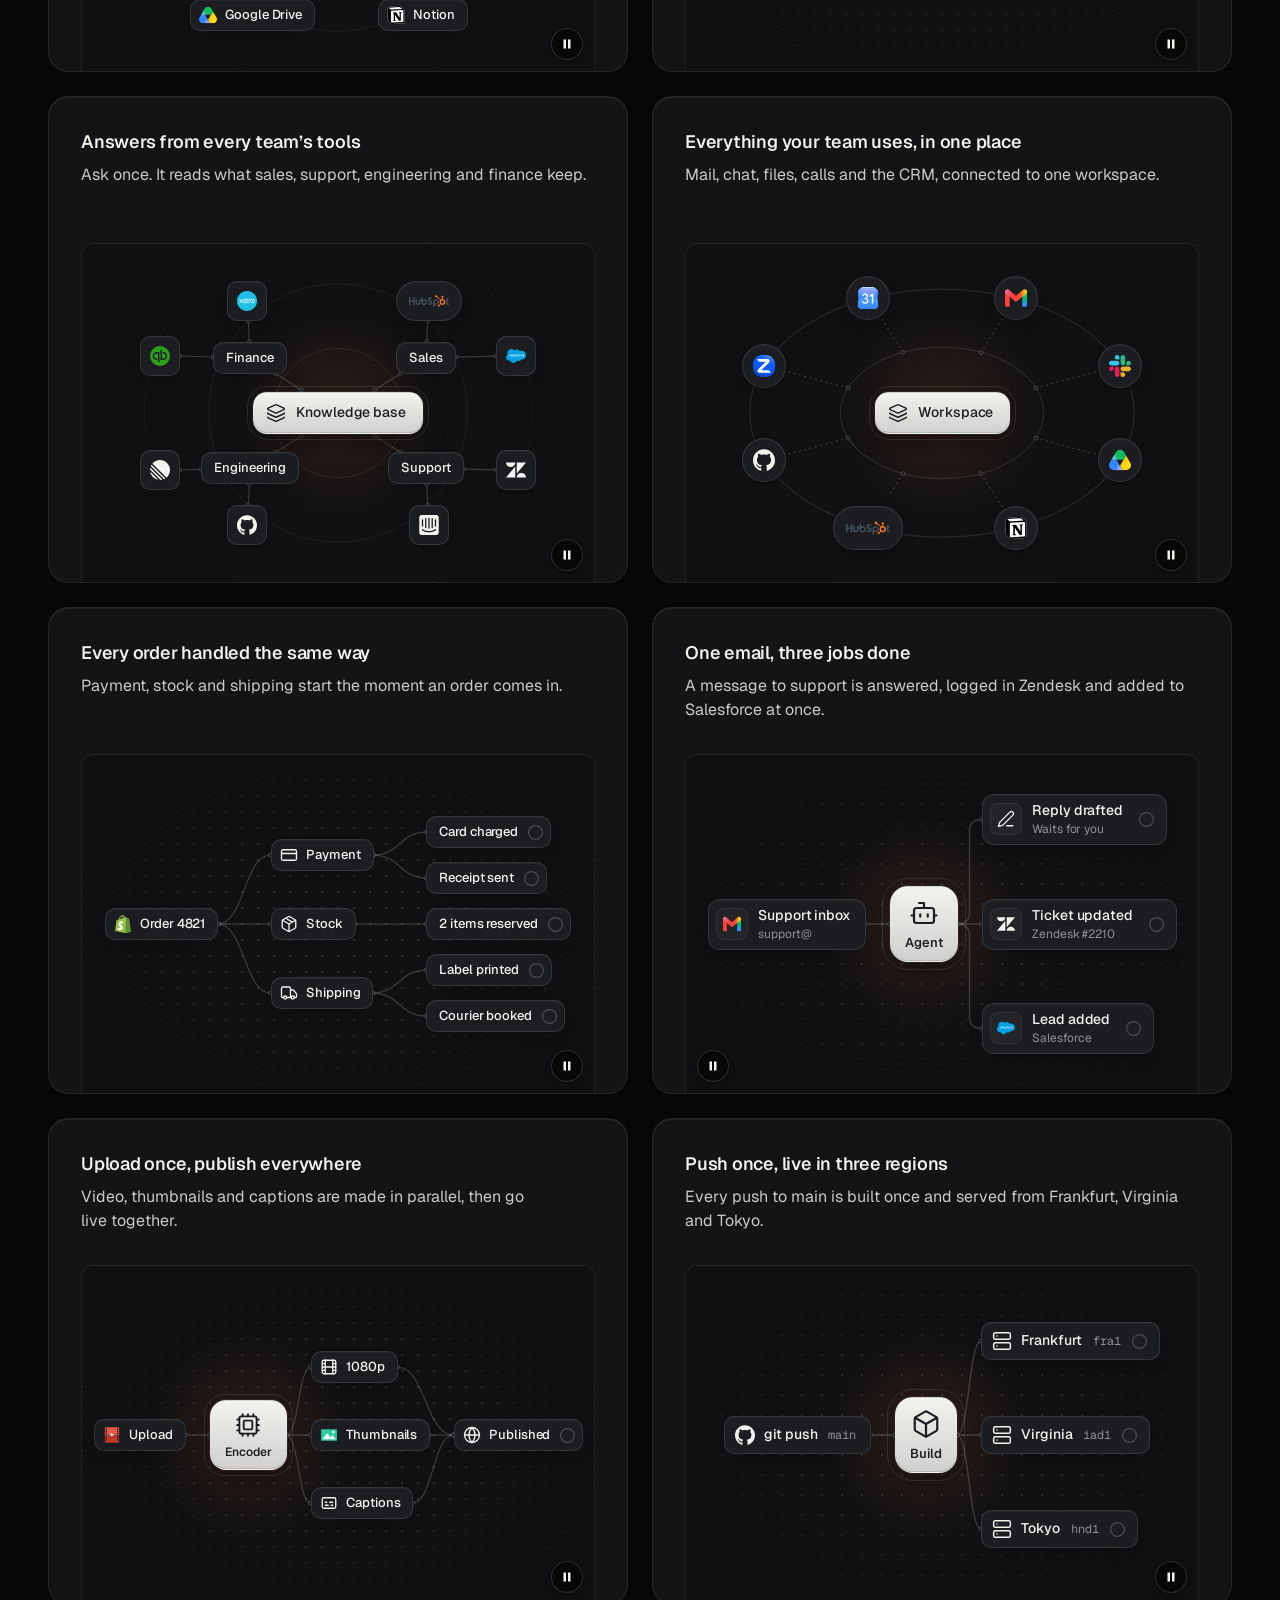
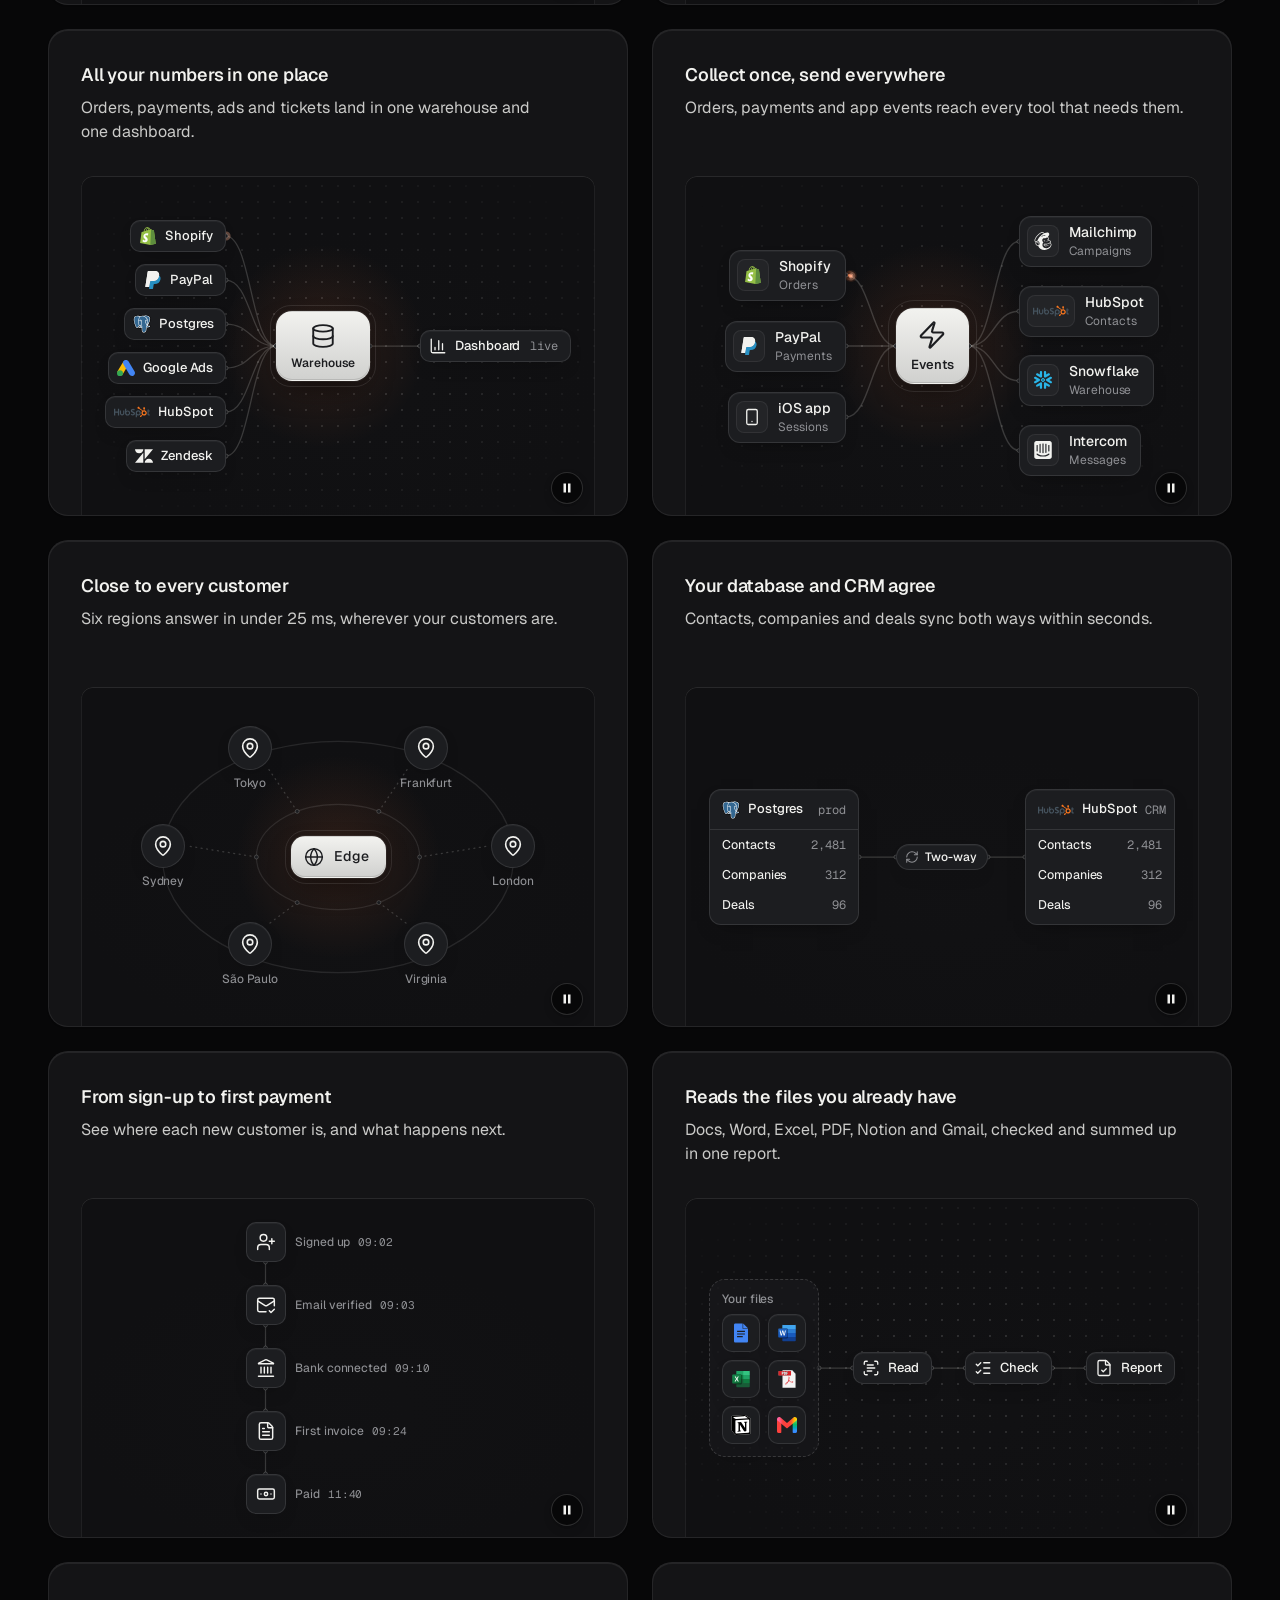
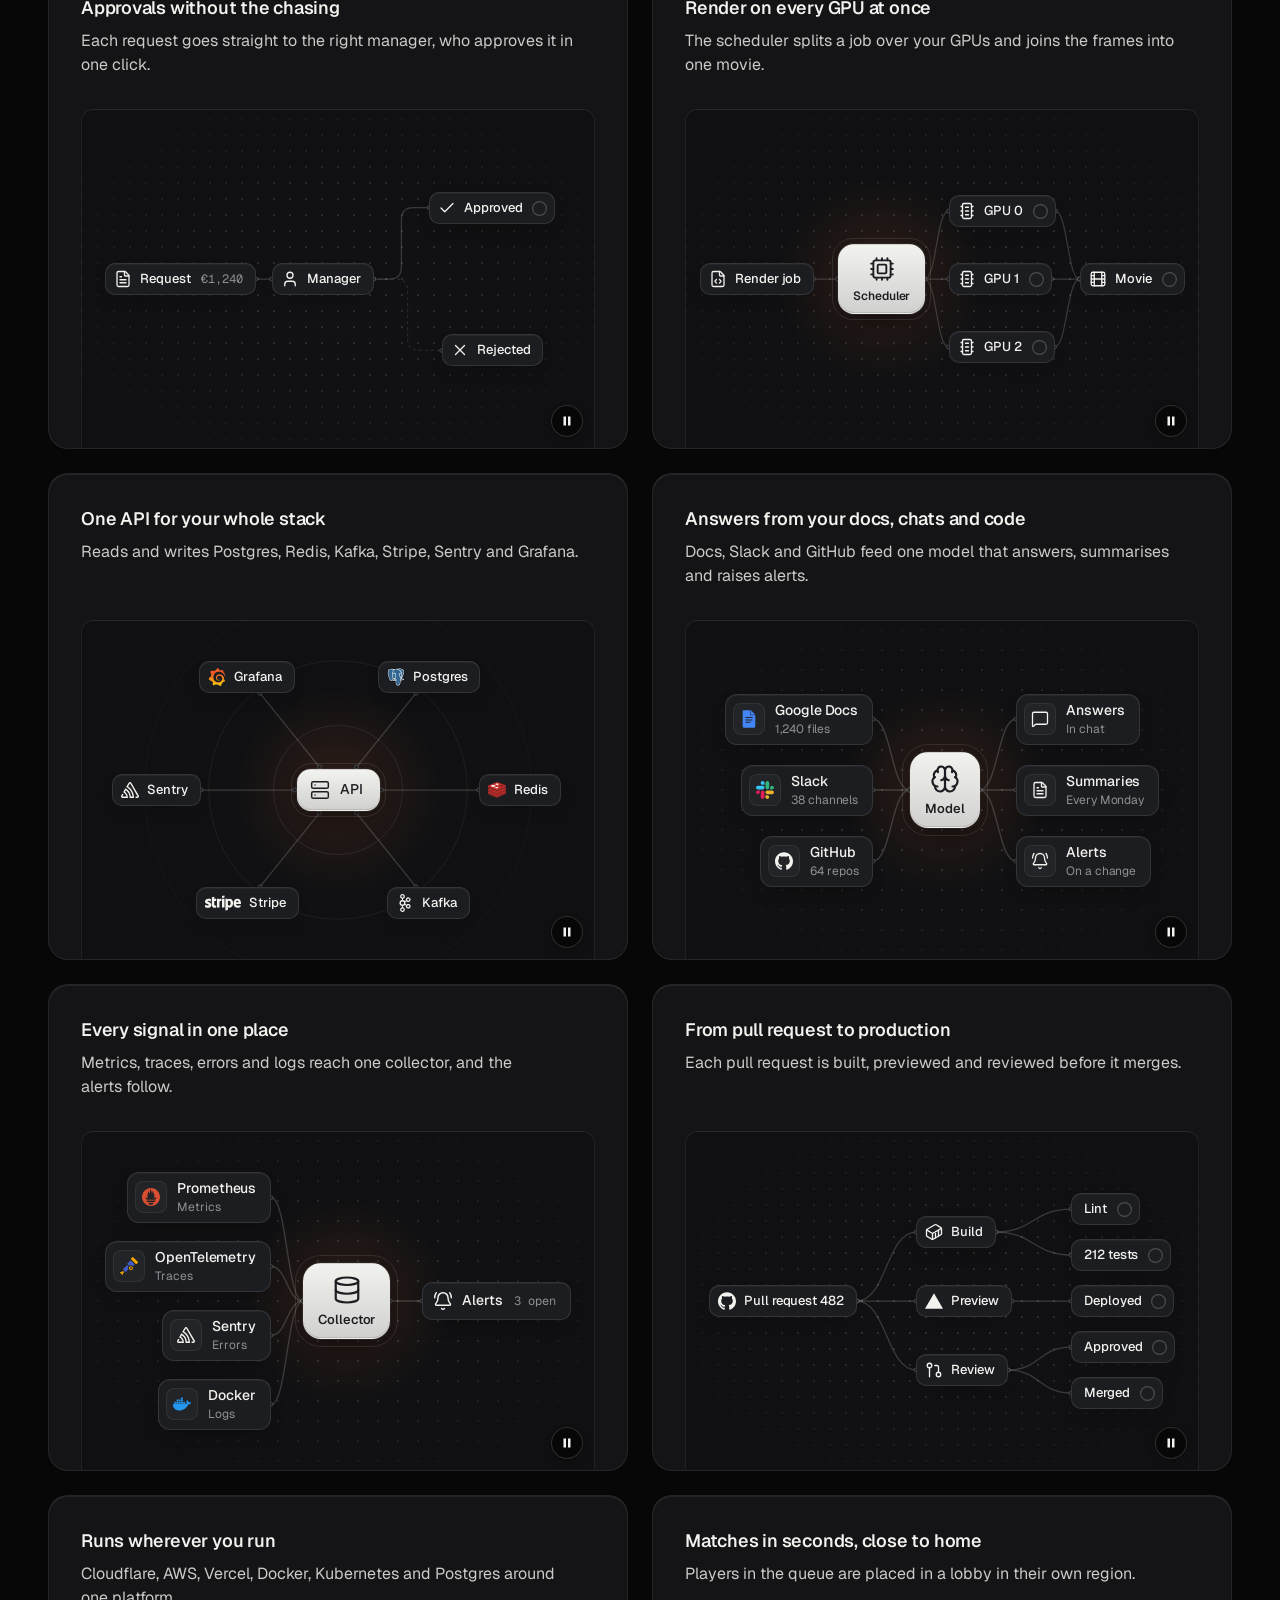
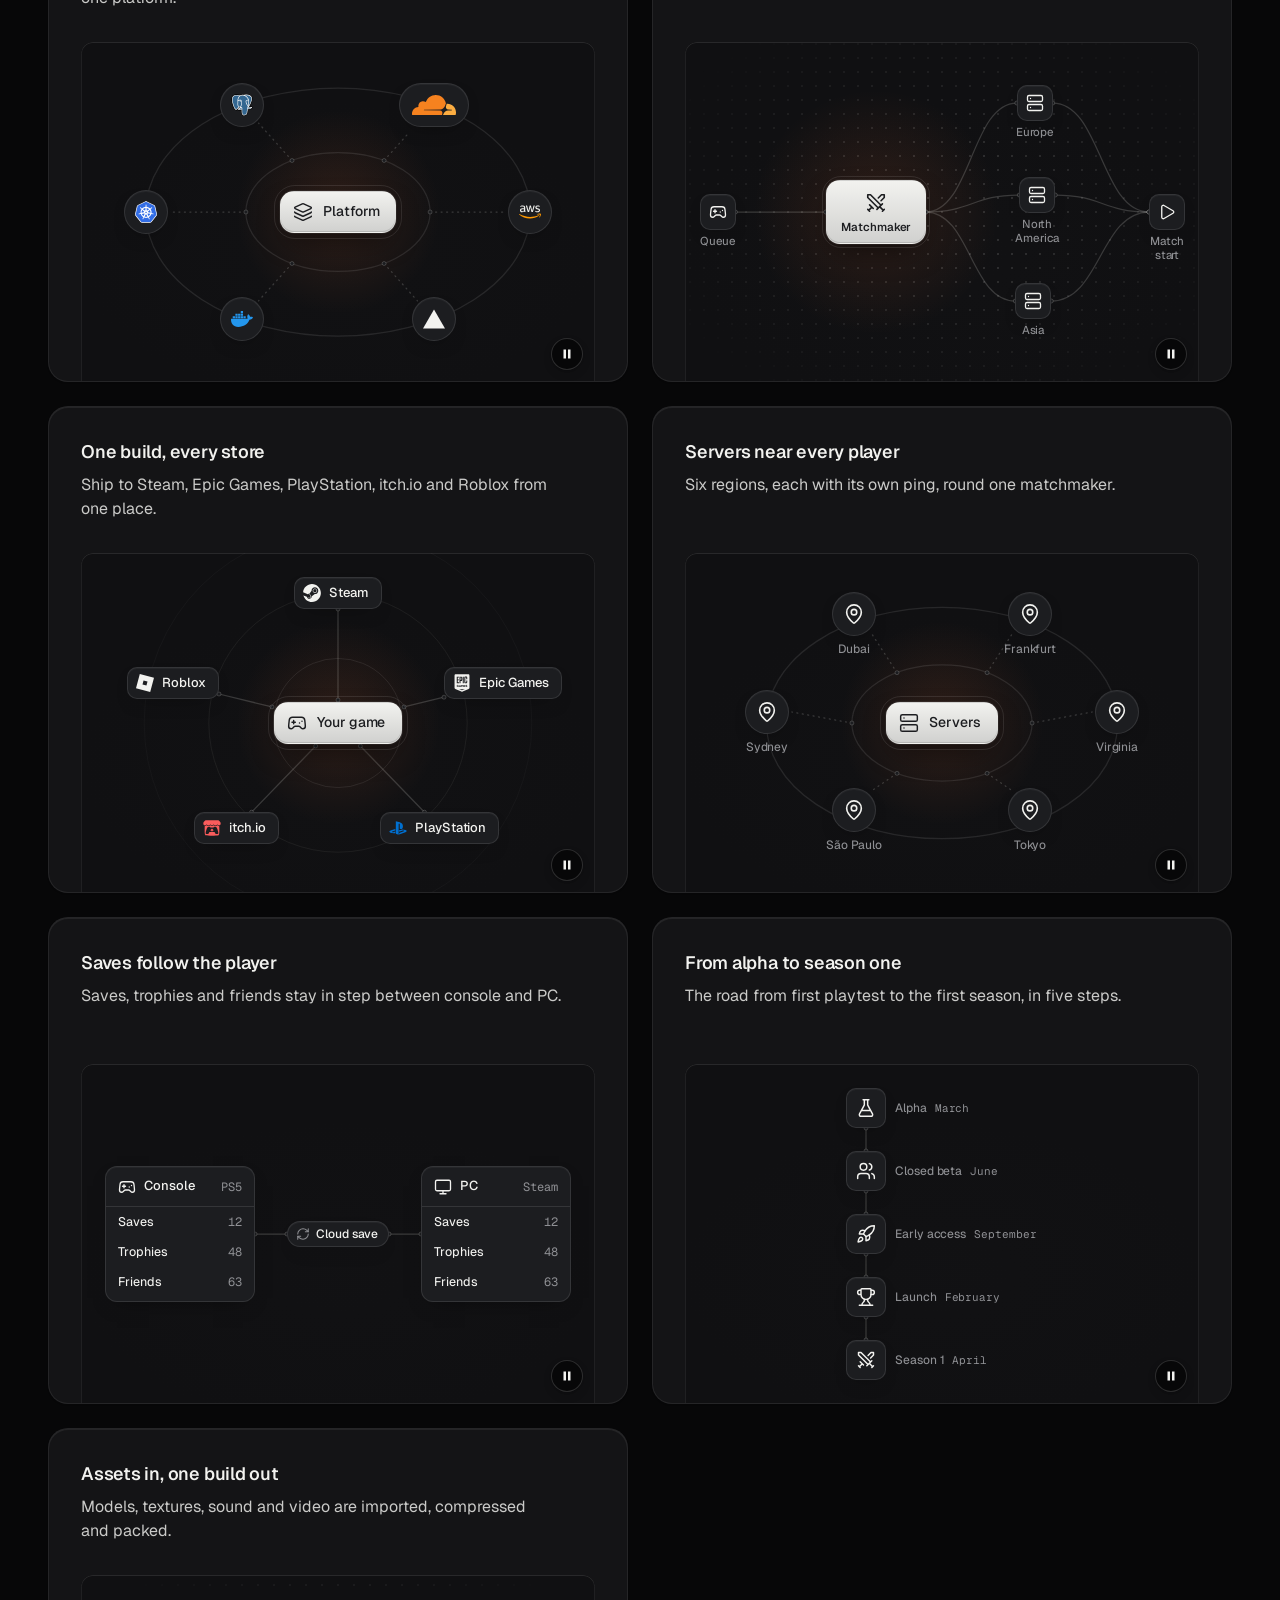
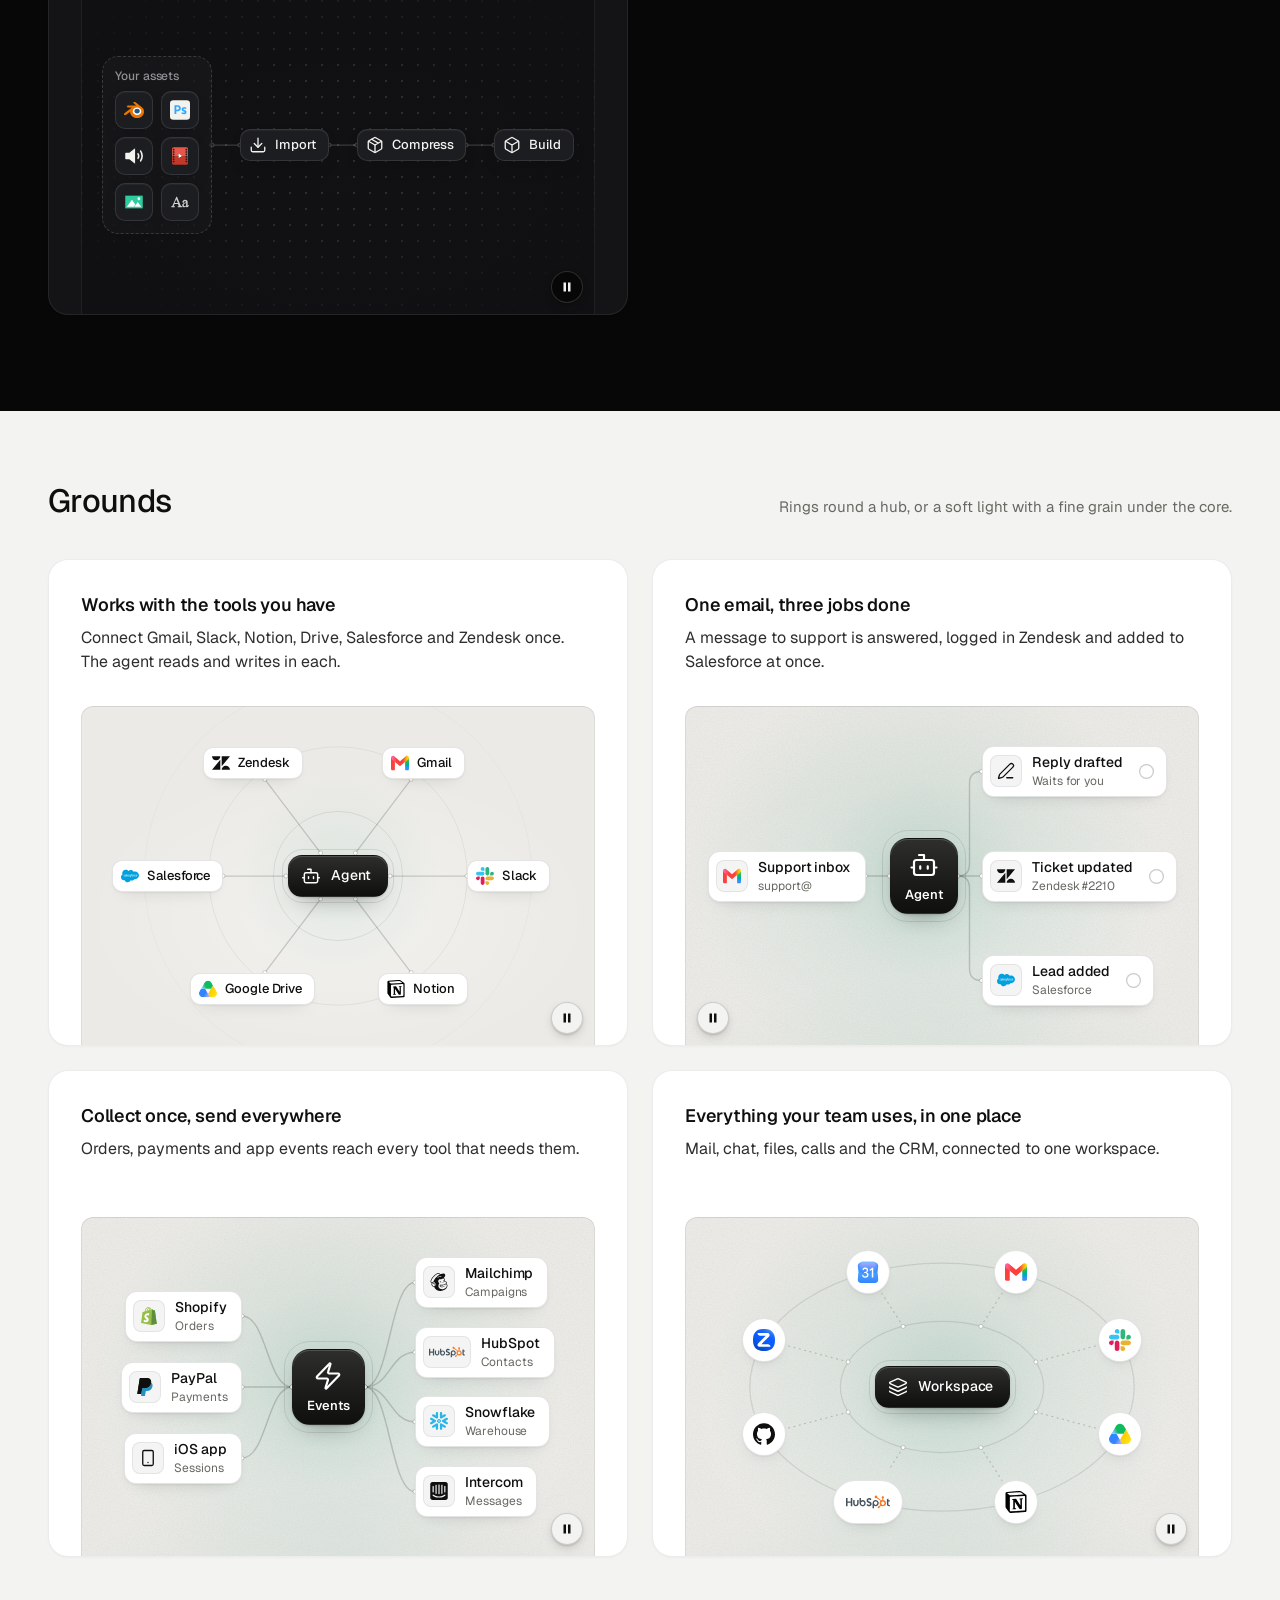
<file: .agents/skills/design-taste-frontend/assets/diagrams/demo.html>
<!doctype html>
<html lang="en">
<head>
<meta charset="utf-8">
<meta name="viewport" content="width=device-width, initial-scale=1">
<title>Diagrams</title>
<link rel="preconnect" href="https://fonts.googleapis.com">
<link rel="preconnect" href="https://fonts.gstatic.com" crossorigin>
<link href="https://fonts.googleapis.com/css2?family=Geist:wght@300..700&family=Geist+Mono:wght@400;500&display=swap" rel="stylesheet">
<link rel="stylesheet" href="../ui/cards.css">
<link rel="stylesheet" href="diagram.css">
<style>
  /* two page palettes (the same as assets/ui/cards.html); every colour of the cards and the diagrams
     comes from these */
  :root {
    --font-text: "Geist", system-ui, sans-serif;
    --font-display: "Geist", system-ui, sans-serif;
    --font-mono: "Geist Mono", ui-monospace, monospace;
  }
  [data-theme="light"] {
    --bg: #f3f3f1; --card: #ffffff; --ink: #0f0f0e; --muted: #686863; --accent: #e5531c; --accent-ink: #ffffff; --frag: #ffffff; --ground-bg: #ebeae6; --ground-accent: #dcd9d0;
  }
  [data-theme="light"][data-accent="blue"] { --accent: #2456e8; }
  [data-theme="light"][data-accent="green"] { --accent: #16825d; }
  [data-theme="dark"] {
    --bg: #070708; --card: #141416; --ink: #f2f2ef; --muted: #8f9094; --accent: #ff7a3c; --accent-ink: #120c08; --frag: #1c1d20; --ground-bg: #101012; --ground-accent: #232326;
  }
  [data-theme="dark"][data-accent="white"] { --accent: #f2f2ef; --accent-ink: #0b0b0c; }
  [data-theme="dark"][data-accent="green"] { --accent: #3ccf8e; --accent-ink: #06130d; }
  * { box-sizing: border-box; }
  html, body { margin: 0; }
  body { font-family: var(--font-text); background: #f3f3f1; color: #0f0f0e; -webkit-font-smoothing: antialiased; }
  .set { background: var(--bg); color: var(--ink); padding: 72px 0 96px; }
  .wrap { max-width: 1232px; margin: 0 auto; padding: 0 24px; }
  .head { display: flex; align-items: baseline; justify-content: space-between; gap: 24px; margin-bottom: 40px; }
  .head h2 { margin: 0; font: 500 32px/1.15 var(--font-display); letter-spacing: -0.02em; }
  .head p { margin: 0; color: var(--muted); font-size: 15px; max-width: 46ch; }
  .grid { display: grid; grid-template-columns: repeat(2, minmax(0, 1fr)); gap: 24px; }
  .grid--one { grid-template-columns: minmax(0, 1fr); }
  /* the panel heights of the brief: a card panel about 340 high, a section panel 560 */
  .card > .panel { --p-h: 340px; }
  .card--wide > .panel { --p-h: 560px; }
  .item { display: flex; flex-direction: column; gap: 10px; min-width: 0; }
  .item > .card { flex: 1; }
  .item > code { font: 400 12px/1 var(--font-mono); color: var(--muted); padding-left: 4px; }
  .top { background: #f3f3f1; border-bottom: 1px solid rgb(0 0 0 / .07); }
  .top .wrap { display: flex; align-items: center; gap: 16px; height: 60px; font-size: 14px; }
  .top b { font-weight: 560; }
  .top span { color: #686863; }
  /* a held moment (?dg=rest or mid) shows its end state at once, for screenshots */
  .dg-hold .dg *, .dg-hold .dg *::before, .dg-hold .dg *::after { transition: none !important; animation: none !important; }
  @media (max-width: 1023px) { .grid { grid-template-columns: minmax(0, 1fr); } }
  @media (max-width: 639px) {
    .set { padding: 48px 0 64px; }
    .wrap { padding: 0 16px; }
    .head { flex-direction: column; gap: 8px; margin-bottom: 28px; }
    .head h2 { font-size: 26px; }
    .card > .panel { --p-h: 300px; }
    .card--wide > .panel { --p-h: 420px; }
  }
</style>
</head>
<body data-icon-base="../icons/demo/">
<!-- icons load from ../icons/demo/ (every curated icon, written by scripts/icons.mjs fetch --all). A real page loads them from assets/icons/, filled once with:
     node scripts/icons.mjs scan index.html --out assets/icons -->
<header class="top"><div class="wrap"><b>Diagrams</b><span>diagram.js with presets.json: node-and-line visuals for a card or a section. <a href="lab.html">Open the builder</a></span></div></header>
<main id="sets"></main>

<script type="module">
  import dg from './diagram.js';

  // plain card copy for the demo only (a page writes its own)
  const COPY = {
    'hub-tools': ['Works with the tools you have', 'Connect Gmail, Slack, Notion, Drive, Salesforce and Zendesk once. The agent reads and writes in each.'],
    'hub-branches': ['Searches every file you own', 'One search across Drive, Notion, GitHub and Gmail, down to the single document.'],
    'hub-web': ['Answers from every team’s tools', 'Ask once. It reads what sales, support, engineering and finance keep.'],
    'ring-apps': ['Everything your team uses, in one place', 'Mail, chat, files, calls and the CRM, connected to one workspace.'],
    'tree-orders': ['Every order handled the same way', 'Payment, stock and shipping start the moment an order comes in.'],
    'lanes-agent': ['One email, three jobs done', 'A message to support is answered, logged in Zendesk and added to Salesforce at once.'],
    'lanes-media': ['Upload once, publish everywhere', 'Video, thumbnails and captions are made in parallel, then go live together.'],
    'lanes-deploy': ['Push once, live in three regions', 'Every push to main is built once and served from Frankfurt, Virginia and Tokyo.'],
    'fanin-warehouse': ['All your numbers in one place', 'Orders, payments, ads and tickets land in one warehouse and one dashboard.'],
    'bowtie-events': ['Collect once, send everywhere', 'Orders, payments and app events reach every tool that needs them.'],
    'ring-regions': ['Close to every customer', 'Six regions answer in under 25 ms, wherever your customers are.'],
    'sync-crm': ['Your database and CRM agree', 'Contacts, companies and deals sync both ways within seconds.'],
    'timeline-onboarding': ['From sign-up to first payment', 'See where each new customer is, and what happens next.'],
    'grid-documents': ['Reads the files you already have', 'Docs, Word, Excel, PDF, Notion and Gmail, checked and summed up in one report.'],
    'free-approval': ['Approvals without the chasing', 'Each request goes straight to the right manager, who approves it in one click.'],
    'lanes-render': ['Render on every GPU at once', 'The scheduler splits a job over your GPUs and joins the frames into one movie.'],
    'hub-stack': ['One API for your whole stack', 'Reads and writes Postgres, Redis, Kafka, Stripe, Sentry and Grafana.'],
    'bowtie-model': ['Answers from your docs, chats and code', 'Docs, Slack and GitHub feed one model that answers, summarises and raises alerts.'],
    'fanin-telemetry': ['Every signal in one place', 'Metrics, traces, errors and logs reach one collector, and the alerts follow.'],
    'tree-release': ['From pull request to production', 'Each pull request is built, previewed and reviewed before it merges.'],
    'ring-edge': ['Runs wherever you run', 'Cloudflare, AWS, Vercel, Docker, Kubernetes and Postgres around one platform.'],
    'lanes-matchmaking': ['Matches in seconds, close to home', 'Players in the queue are placed in a lobby in their own region.'],
    'hub-stores': ['One build, every store', 'Ship to Steam, Epic Games, PlayStation, itch.io and Roblox from one place.'],
    'ring-servers': ['Servers near every player', 'Six regions, each with its own ping, round one matchmaker.'],
    'sync-saves': ['Saves follow the player', 'Saves, trophies and friends stay in step between console and PC.'],
    'timeline-season': ['From alpha to season one', 'The road from first playtest to the first season, in five steps.'],
    'grid-assets': ['Assets in, one build out', 'Models, textures, sound and video are imported, compressed and packed.'],
  };
  const q = new URLSearchParams(location.search);
  const only = q.get('ids') ? q.get('ids').split(',') : null;
  const themes = q.get('theme') ? q.get('theme').split(',') : ['light', 'dark'];
  const type = q.get('type');                // software | tech | gaming | product | service
  const show = q.get('show') || 'all';      // all | cards | grounds | sections
  const groundAll = q.get('ground');         // ?ground=glow tries one ground on every card

  const presets = await dg.presets();
  const ids = Object.keys(presets).filter(id => (!only || only.includes(id)) && (!type || (presets[id].types || []).includes(type)));
  const root = document.getElementById('sets');

  const card = (id, cls = '', opts = null) => {
    const [t, p] = COPY[id] || [id, ''];
    const wrap = document.createElement('div');
    wrap.className = 'item';
    const a = document.createElement('article');
    a.className = 'card card--row ' + cls;
    a.innerHTML = `<h3></h3><p></p><div class="panel"><div class="dg" data-diagram="${id}"></div></div>`;
    a.querySelector('h3').textContent = t;
    a.querySelector('p').textContent = p;
    const o = { ...(opts || {}), ...(groundAll ? { ground: groundAll } : {}) };
    if (Object.keys(o).length) a.querySelector('.dg').dataset.diagramOpts = JSON.stringify(o);
    a.dataset.preset = id;
    wrap.append(a);
    if (q.get('labels')) { const code = document.createElement('code'); code.textContent = id + (o.ground ? ` · ground ${o.ground}` : ''); wrap.append(code); }
    return wrap;
  };
  const set = (theme, title, text, list, wideCards, accent) => {
    const sec = document.createElement('section');
    sec.className = 'set';
    sec.dataset.theme = theme;
    if (accent) sec.dataset.accent = accent;
    sec.innerHTML = `<div class="wrap"><div class="head"><h2></h2><p></p></div><div class="grid${wideCards ? ' grid--one' : ''}"></div></div>`;
    sec.querySelector('h2').textContent = title;
    sec.querySelector('.head p').textContent = text;
    const grid = sec.querySelector('.grid');
    list.forEach(x => { const [id, o] = Array.isArray(x) ? x : [x, null]; if (presets[id]) grid.appendChild(card(id, wideCards ? 'card--wide' : '', o)); });
    root.appendChild(sec);
  };
  if (show === 'all' || show === 'cards') {
    if (themes.includes('light')) set('light', 'In a card', 'Every preset in a feature card, its panel about 540 by 340.', ids);
    if (themes.includes('dark')) set('dark', 'On a dark page', 'The same presets on the dark palette. The light is the accent.', ids);
  }
  if (show === 'all' || show === 'grounds') {
    const g = [['hub-tools', { ground: 'rings' }], ['lanes-agent', { ground: 'glow' }], ['bowtie-events', { ground: 'glow dots' }], ['ring-apps', { ground: 'glow' }]]
      .filter(([id]) => !only || only.includes(id));
    if (themes.includes('light')) set('light', 'Grounds', 'Rings round a hub, or a soft light with a fine grain under the core.', g, false, 'green');
    if (themes.includes('dark')) set('dark', 'Grounds, dark', 'The same grounds on the dark palette.', g, false, 'green');
  }
  if (show === 'all' || show === 'sections') {
    const wl = ['lanes-agent', 'bowtie-events'].filter(id => !only || only.includes(id));
    const wd = ['hub-branches', 'sync-crm'].filter(id => !only || only.includes(id));
    if (themes.includes('light')) set('light', 'In a section', 'The same specs at section size, about 1170 by 560. Nodes with a line become cards.', wl, true, 'blue');
    if (themes.includes('dark')) set('dark', 'Section, dark', 'A white light on the dark palette.', wd, true, 'white');
  }

  const all = await dg.auto(document);
  window.__dg = all;
  await document.fonts.ready;
  await dg.ready();
  // ?dg=rest holds every diagram at rest, ?dg=mid at its busiest moment (screenshots)
  const hold = q.get('dg');
  if (hold) { document.documentElement.classList.add('dg-hold'); all.forEach(d => d.seek(hold === 'rest' ? d.T - 0.05 : d.stillT)); }
  requestAnimationFrame(() => { document.documentElement.dataset.ready = '1'; });
</script>
</body>
</html>
</file>
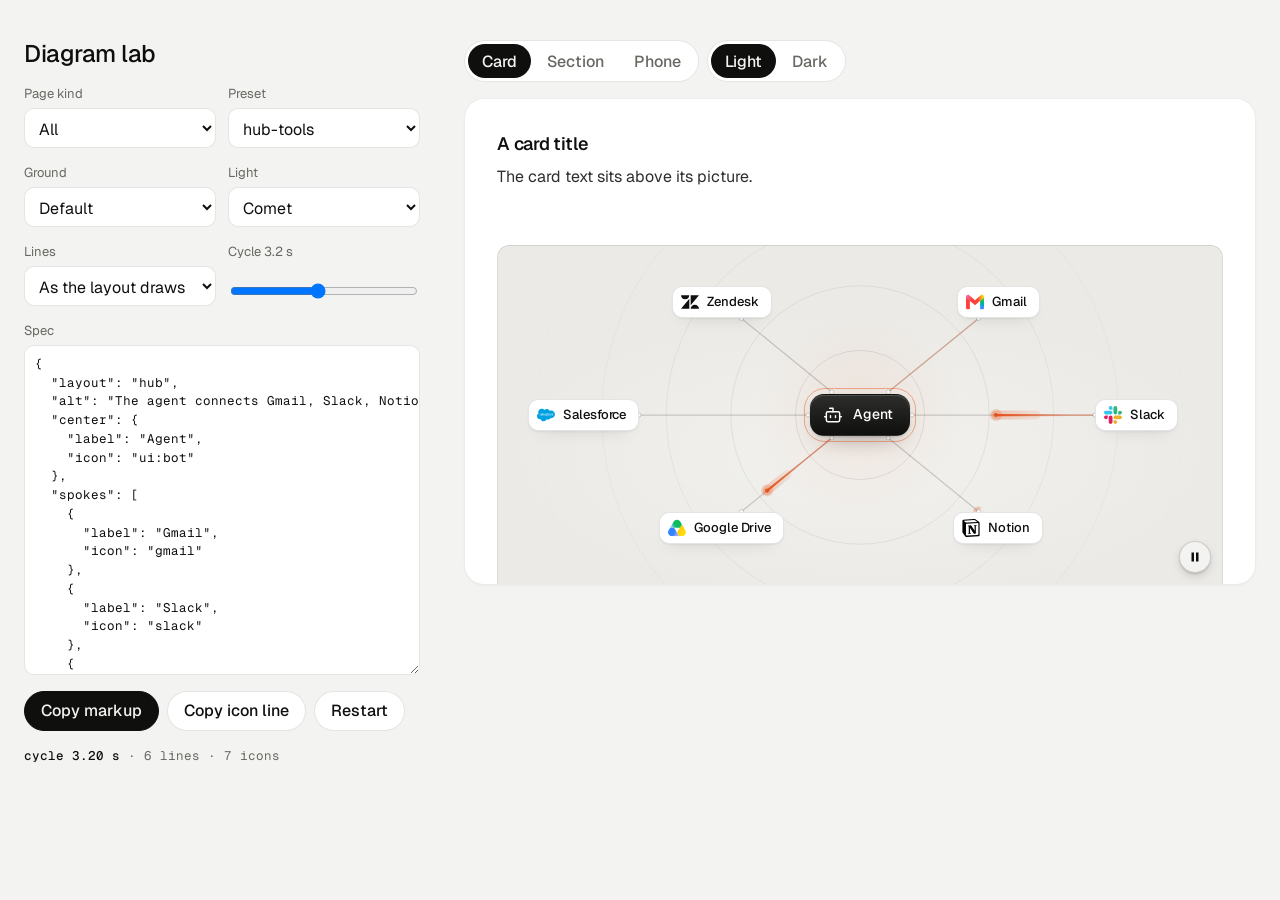
<file: .agents/skills/design-taste-frontend/assets/diagrams/lab.html>
<!doctype html>
<html lang="en">
<head>
<meta charset="utf-8">
<meta name="viewport" content="width=device-width, initial-scale=1">
<title>Diagram lab</title>
<link rel="preconnect" href="https://fonts.googleapis.com">
<link rel="preconnect" href="https://fonts.gstatic.com" crossorigin>
<link href="https://fonts.googleapis.com/css2?family=Geist:wght@300..700&family=Geist+Mono:wght@400;500&display=swap" rel="stylesheet">
<link rel="stylesheet" href="../ui/cards.css">
<link rel="stylesheet" href="diagram.css">
<style>
  /* The builder: pick a preset, change the JSON or the controls, see the card at once, copy the markup. Not part of a page. */
  :root { --font-text: "Geist", system-ui, sans-serif; --font-display: "Geist", system-ui, sans-serif; --font-mono: "Geist Mono", ui-monospace, monospace; }
  [data-theme="light"] { --bg: #f3f3f1; --card: #ffffff; --ink: #0f0f0e; --muted: #686863; --accent: #e5531c; --accent-ink: #ffffff; --frag: #ffffff; --ground-bg: #ebeae6; --ground-accent: #dcd9d0; --line: rgb(0 0 0 / .1); --field: #ffffff; }
  [data-theme="light"][data-accent="blue"] { --accent: #2456e8; }
  [data-theme="light"][data-accent="green"] { --accent: #16825d; }
  [data-theme="dark"] { --bg: #070708; --card: #141416; --ink: #f2f2ef; --muted: #8f9094; --accent: #ff7a3c; --accent-ink: #120c08; --frag: #1c1d20; --ground-bg: #101012; --ground-accent: #232326; --line: rgb(255 255 255 / .12); --field: #101012; }
  [data-theme="dark"][data-accent="white"] { --accent: #f2f2ef; --accent-ink: #0b0b0c; }
  [data-theme="dark"][data-accent="green"] { --accent: #3ccf8e; --accent-ink: #06130d; }
  * { box-sizing: border-box; }
  html, body { margin: 0; }
  body { font-family: var(--font-text); background: var(--bg); color: var(--ink); -webkit-font-smoothing: antialiased; min-height: 100vh; }
  .lab { display: grid; gap: 32px; max-width: 1440px; margin: 0 auto; padding: 32px 24px 64px; }
  .side { display: grid; gap: 16px; align-content: start; min-width: 0; }
  .side h1 { margin: 0; font: 500 24px/1.2 var(--font-display); letter-spacing: -0.02em; }
  .row { display: grid; gap: 6px; }
  .row > label, .row > .lbl { font-size: 13px; color: var(--muted); }
  .two { display: grid; grid-template-columns: 1fr 1fr; gap: 12px; }
  select, textarea, button, input[type=range] { font: inherit; color: inherit; }
  select, textarea { width: 100%; background: var(--field); border: 1px solid var(--line); border-radius: 10px; padding: 9px 10px; }
  select { height: 40px; }
  textarea { min-height: 360px; resize: vertical; font: 400 12.5px/1.5 var(--font-mono); white-space: pre; tab-size: 2; }
  textarea.is-bad { border-color: #c4321c; }
  .btns { display: flex; flex-wrap: wrap; gap: 8px; }
  button.b { height: 40px; padding: 0 16px; border-radius: 999px; border: 1px solid var(--line); background: var(--card); cursor: pointer; font-weight: 500; }
  button.b:hover { border-color: var(--ink); }
  button.b--main { background: var(--ink); color: var(--bg); border-color: var(--ink); }
  .out { font: 400 12.5px/1.5 var(--font-mono); color: var(--muted); overflow-wrap: anywhere; min-height: 1.5em; }
  .out b { color: var(--ink); font-weight: 500; }
  .out .bad { color: #c4321c; }
  .lb-stage { min-width: 0; display: grid; align-content: start; gap: 16px; }
  .lb-stage .card > .panel { --p-h: 340px; }
  .lb-stage .card--wide > .panel { --p-h: 560px; }
  .lb-stage .card--phone { max-width: 390px; }
  .lb-stage .card--phone > .panel { --p-h: 300px; }
  .seg { display: inline-flex; border: 1px solid var(--line); border-radius: 999px; padding: 3px; gap: 2px; background: var(--card); width: fit-content; }
  .seg button { height: 34px; padding: 0 14px; border: 0; background: none; border-radius: 999px; cursor: pointer; font-weight: 500; color: var(--muted); }
  .seg button[aria-pressed="true"] { background: var(--ink); color: var(--bg); }
  @media (min-width: 1024px) { .lab { grid-template-columns: 400px minmax(0, 1fr); gap: 40px; padding-top: 40px; } textarea { min-height: 330px; } .side { position: sticky; top: 24px; max-height: calc(100vh - 48px); overflow: auto; padding-right: 4px; } }
  @media (max-width: 639px) { .lab { padding: 24px 16px 48px; } }
</style>
</head>
<body data-theme="light" data-icon-base="../icons/demo/">
<div class="lab">
  <aside class="side">
    <h1>Diagram lab</h1>
    <div class="two">
      <div class="row"><label for="type">Page kind</label><select id="type"><option value="">All</option><option>software</option><option>tech</option><option>gaming</option><option>product</option><option>service</option></select></div>
      <div class="row"><label for="preset">Preset</label><select id="preset"></select></div>
    </div>
    <div class="two">
      <div class="row"><label for="ground">Ground</label><select id="ground"><option value="">Default</option><option>dots</option><option>rings</option><option>grid</option><option>glow</option><option>glow dots</option><option>glow rings</option><option>none</option></select></div>
      <div class="row"><label for="pulse">Light</label><select id="pulse"><option value="">Comet</option><option>dot</option><option>none</option></select></div>
    </div>
    <div class="two">
      <div class="row"><label for="curve">Lines</label><select id="curve"><option value="">As the layout draws them</option><option>curve</option><option>elbow</option><option>swirl</option></select></div>
      <div class="row"><label for="cycle">Cycle <span id="cycleV">3.2 s</span></label><input id="cycle" type="range" min="2.5" max="4" step="0.1" value="3.2"></div>
    </div>
    <div class="row"><label for="json">Spec</label><textarea id="json" spellcheck="false"></textarea></div>
    <div class="btns">
      <button class="b b--main" id="copy" type="button">Copy markup</button>
      <button class="b" id="copyIcons" type="button">Copy icon line</button>
      <button class="b" id="restart" type="button">Restart</button>
    </div>
    <div class="out" id="info"></div>
  </aside>
  <main class="lb-stage">
    <div class="btns">
      <div class="seg" id="size" role="group" aria-label="Size"><button type="button" data-v="card" aria-pressed="true">Card</button><button type="button" data-v="section" aria-pressed="false">Section</button><button type="button" data-v="phone" aria-pressed="false">Phone</button></div>
      <div class="seg" id="theme" role="group" aria-label="Palette"><button type="button" data-v="light" aria-pressed="true">Light</button><button type="button" data-v="dark" aria-pressed="false">Dark</button></div>
    </div>
    <article class="card card--row" id="card"><h3 id="ct"></h3><p id="cp"></p><div class="panel"><div class="dg" id="dg"></div></div></article>
  </main>
</div>
<script type="module">
  import dg from './diagram.js';
  const $ = id => document.getElementById(id);
  const presets = await dg.presets();
  const base = new URL('../icons/demo/', location.href).href;
  const q = new URLSearchParams(location.search);
  let spec = null, d = null, size = 'card';

  const names = type => Object.keys(presets).filter(k => !type || (presets[k].types || []).includes(type));
  const fillPresets = () => { $('preset').innerHTML = names($('type').value).map(k => `<option>${k}</option>`).join(''); };
  const load = id => { spec = JSON.parse(JSON.stringify(presets[id])); delete spec.types; $('json').value = JSON.stringify(spec, null, 2); sync(); };
  const first = n => (spec.center || spec.core || spec.input || spec.root || spec.left || {}).label || n;

  function iconIds(o, out = new Set()) {
    if (Array.isArray(o)) o.forEach(x => iconIds(x, out));
    else if (o && typeof o === 'object') for (const k in o) { if (k === 'icon' && typeof o[k] === 'string' && !/^text:|[/.]/.test(o[k])) out.add(o[k]); else iconIds(o[k], out); }
    return out;
  }
  function markup() {
    const j = JSON.stringify(spec);
    return /'/.test(j)
      ? `<div class="panel"><div class="dg" data-diagram><script type="application/json">${j}<\/script></div></div>`
      : `<div class="panel"><div class="dg" data-diagram='${j}'></div></div>`;
  }
  function paint() {
    const card = $('card');
    card.classList.toggle('card--wide', size === 'section');
    card.classList.toggle('card--phone', size === 'phone');
    const s = JSON.parse(JSON.stringify(spec));
    if (size === 'section') s.size = 'section';
    $('ct').textContent = 'A card title';
    $('cp').textContent = 'The card text sits above its picture.';
    const el = $('dg');
    d = dg.mount(el, s, { iconBase: base });
    const ids = [...iconIds(spec)];
    setTimeout(() => {
      $('info').innerHTML = `<b>cycle ${d.T ? d.T.toFixed(2) : '-'} s</b> · ${d.E ? d.E.filter(e => e.lit).length : 0} lines · ${ids.length} icons`;
    }, 400);
  }
  function sync() {
    try { spec = JSON.parse($('json').value); $('json').classList.remove('is-bad'); } catch (e) { $('json').classList.add('is-bad'); $('info').innerHTML = `<span class="bad">${e.message}</span>`; return; }
    paint();
  }
  // a control writes into the spec and the textarea
  function setField(path, v) {
    try { spec = JSON.parse($('json').value); } catch { return; }
    const [a, b] = path.split('.');
    if (b) { spec[a] = spec[a] || {}; if (v === '' || v == null) delete spec[a][b]; else spec[a][b] = v; if (!Object.keys(spec[a]).length) delete spec[a]; }
    else if (v === '' || v == null) delete spec[a]; else spec[a] = v;
    $('json').value = JSON.stringify(spec, null, 2);
    sync();
  }
  $('type').onchange = () => { fillPresets(); load($('preset').value); };
  $('preset').onchange = () => { $('ground').value = $('pulse').value = $('curve').value = ''; $('cycle').value = 3.2; $('cycleV').textContent = '3.2 s'; load($('preset').value); };
  $('ground').onchange = () => setField('ground', $('ground').value);
  $('pulse').onchange = () => setField('motion.pulse', $('pulse').value);
  $('curve').onchange = () => setField('curve', $('curve').value);
  $('cycle').oninput = () => { $('cycleV').textContent = (+$('cycle').value).toFixed(1) + ' s'; setField('motion.cycle', +$('cycle').value === 3.2 ? '' : +$('cycle').value); };
  let t0; $('json').oninput = () => { clearTimeout(t0); t0 = setTimeout(sync, 350); };
  $('restart').onclick = () => d && d.restart && d.restart();
  const copy = async (text, btn, label) => { try { await navigator.clipboard.writeText(text); btn.textContent = 'Copied'; } catch { btn.textContent = 'Copy failed'; } setTimeout(() => (btn.textContent = label), 1400); };
  $('copy').onclick = () => copy(markup(), $('copy'), 'Copy markup');
  $('copyIcons').onclick = () => copy(`node <skill>/scripts/icons.mjs fetch ${[...iconIds(spec)].join(' ')} --out assets/icons`, $('copyIcons'), 'Copy icon line');
  for (const [id, key] of [['size', 'size'], ['theme', 'theme']]) {
    $(id).onclick = ev => {
      const b = ev.target.closest('button'); if (!b) return;
      [...$(id).children].forEach(x => x.setAttribute('aria-pressed', String(x === b)));
      if (key === 'size') { size = b.dataset.v; paint(); } else document.body.dataset.theme = b.dataset.v;
    };
  }
  if (q.get('type')) $('type').value = q.get('type');
  fillPresets();
  if (q.get('preset') && presets[q.get('preset')]) $('preset').value = q.get('preset');
  if (q.get('theme') === 'dark') { document.body.dataset.theme = 'dark'; $('theme').children[1].click(); }
  load($('preset').value);
  window.__lab = { get d() { return d; } };
</script>
</body>
</html>
</file>
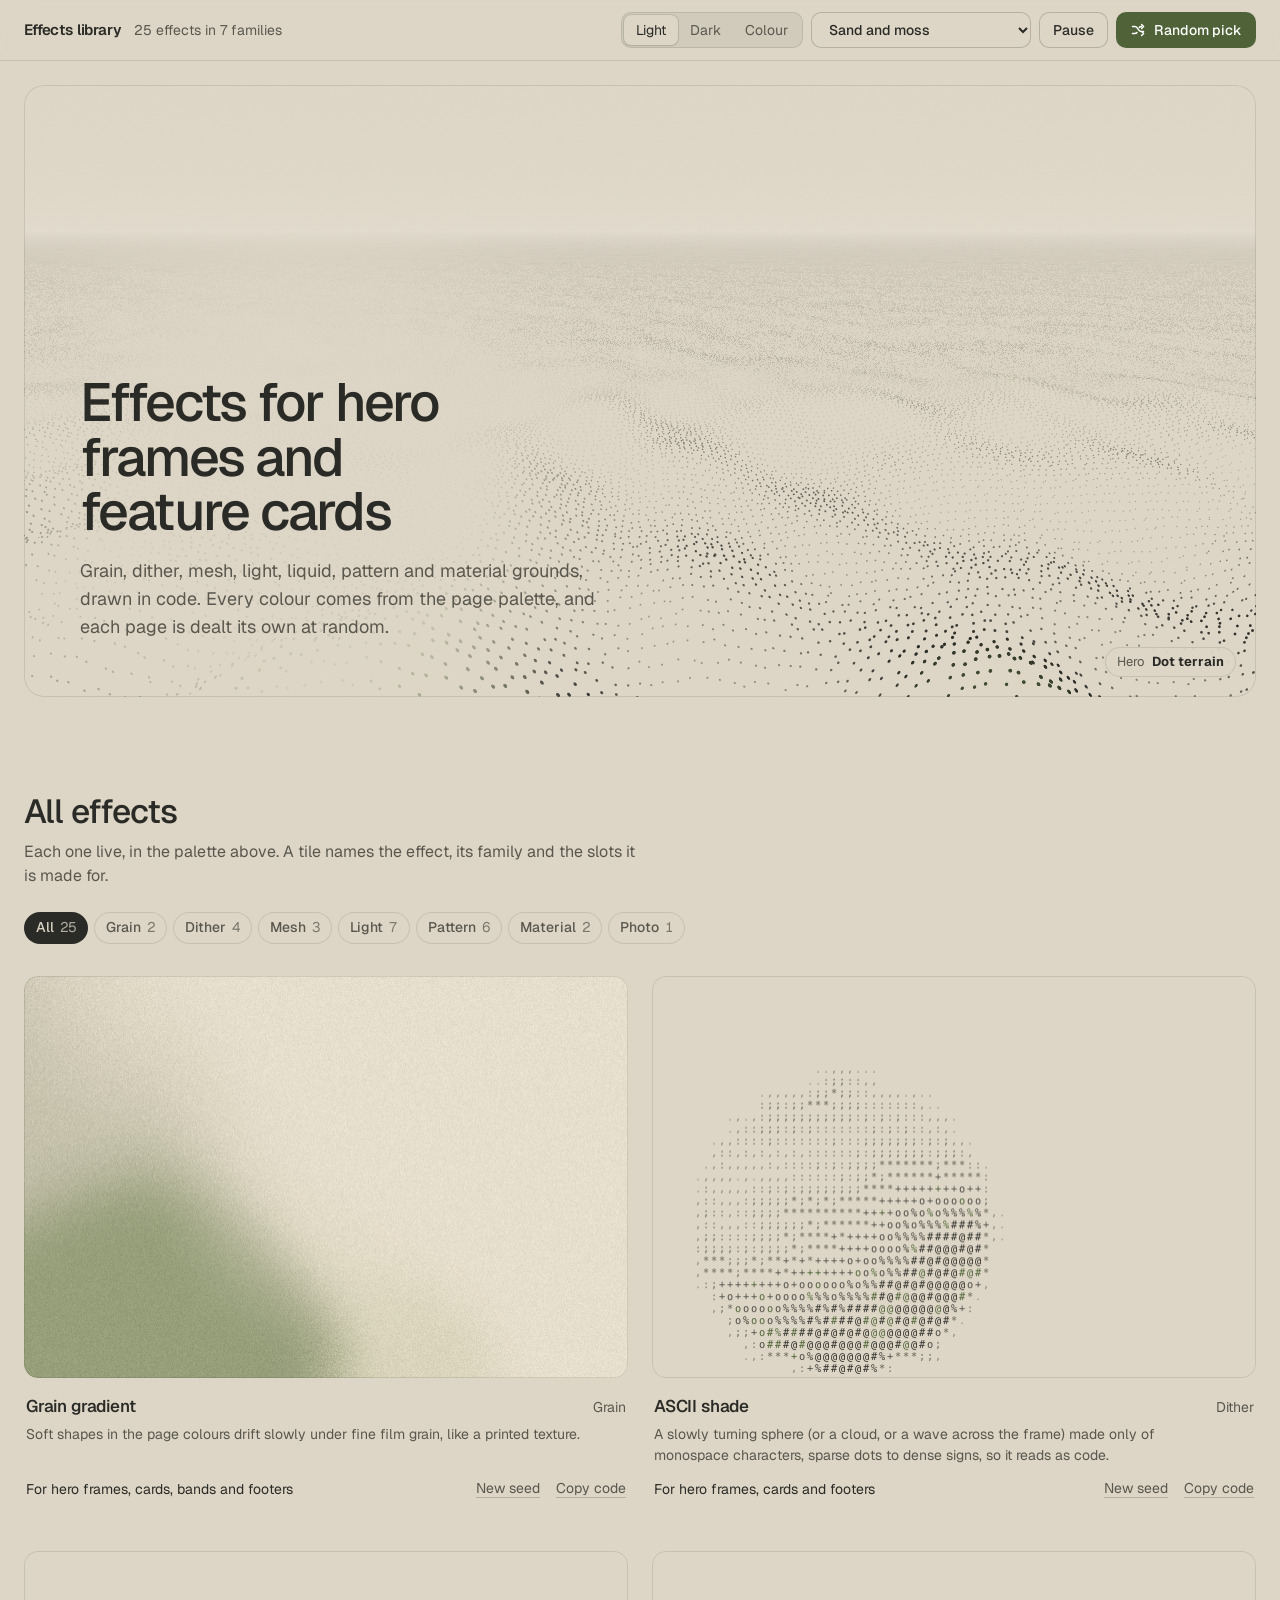
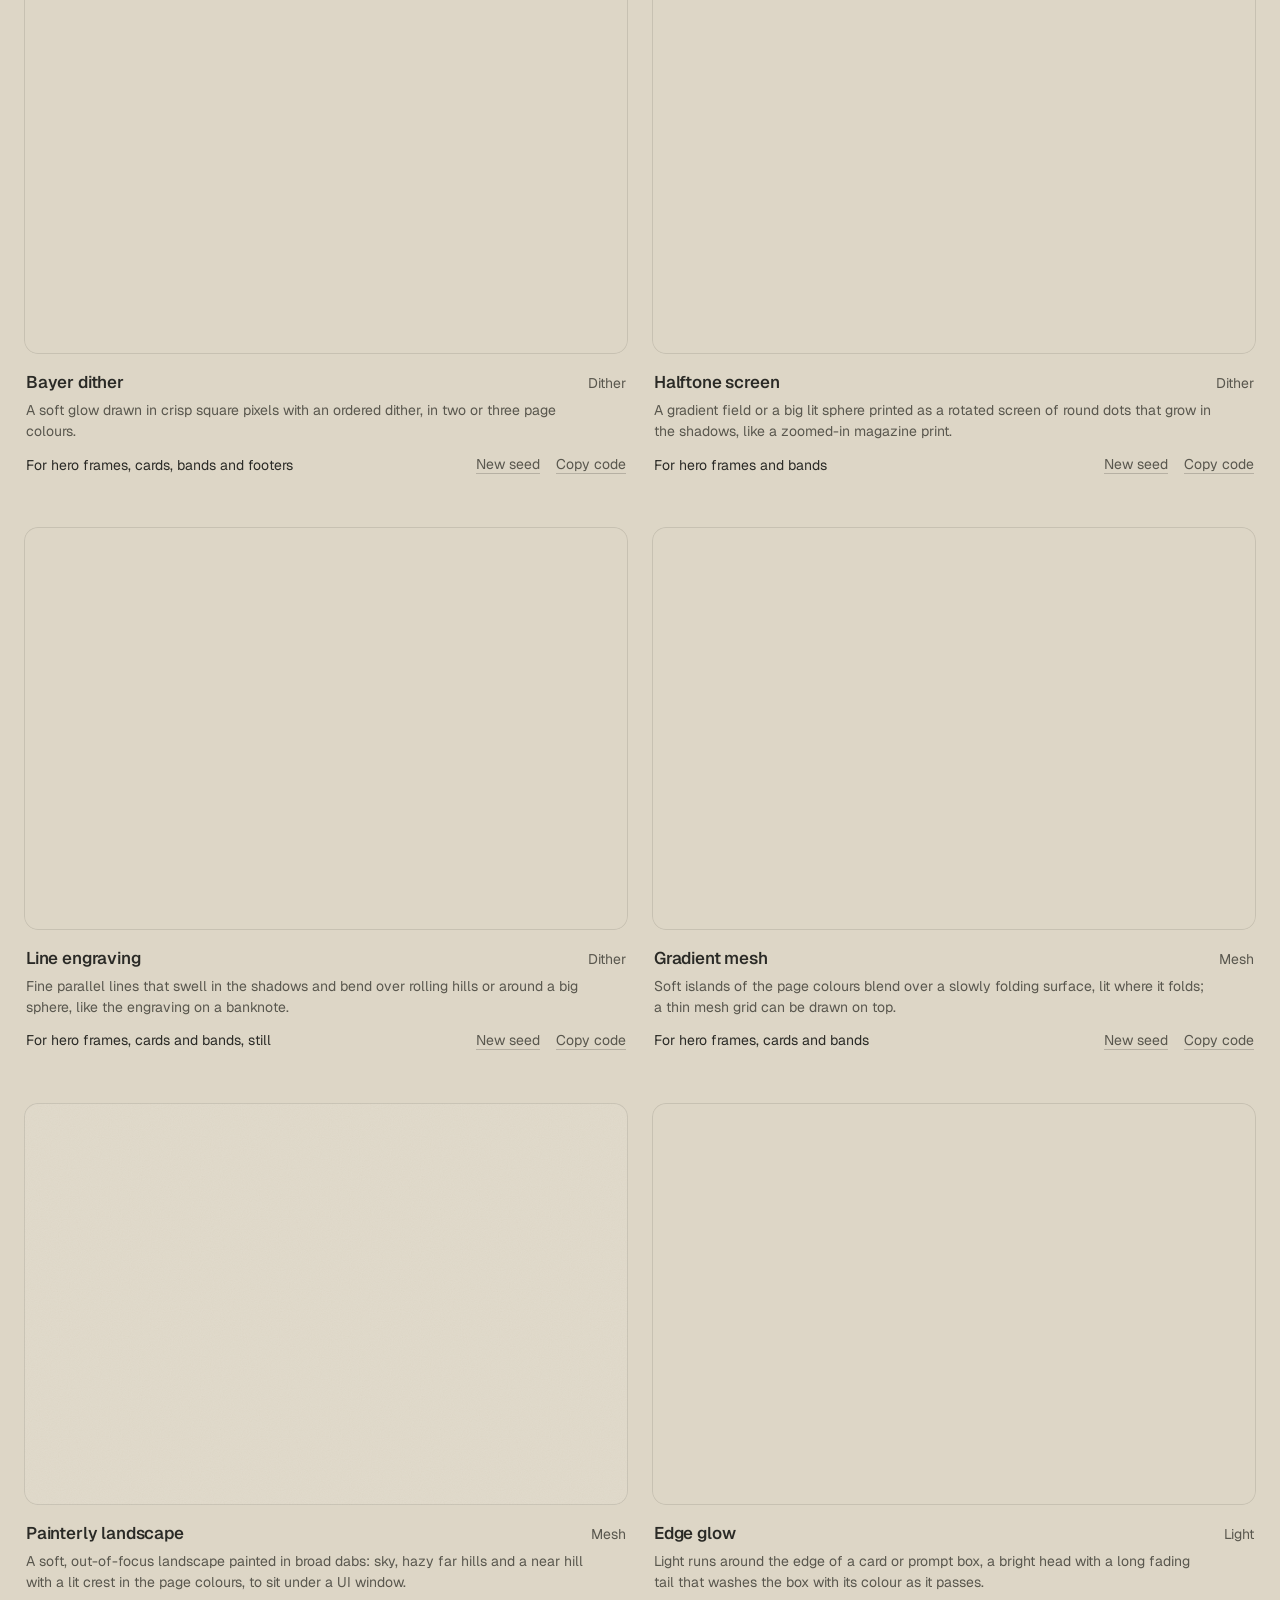
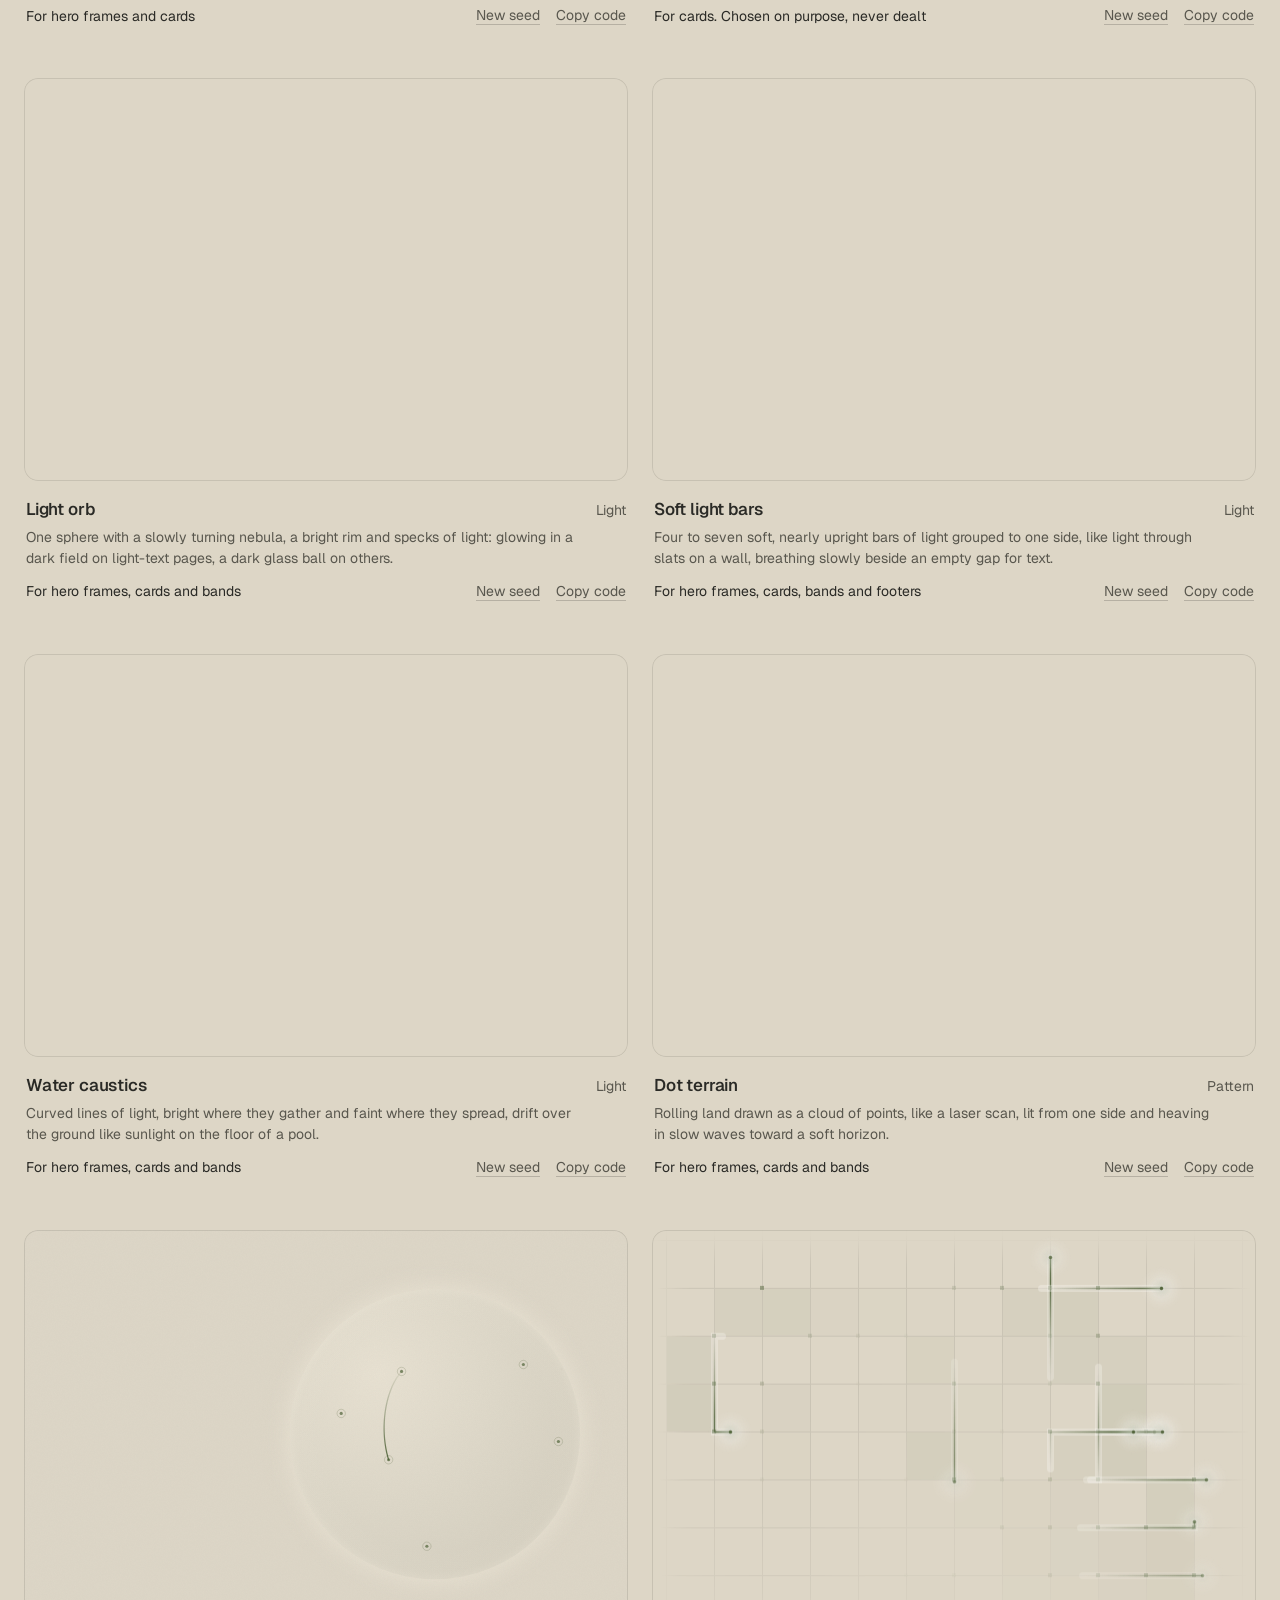
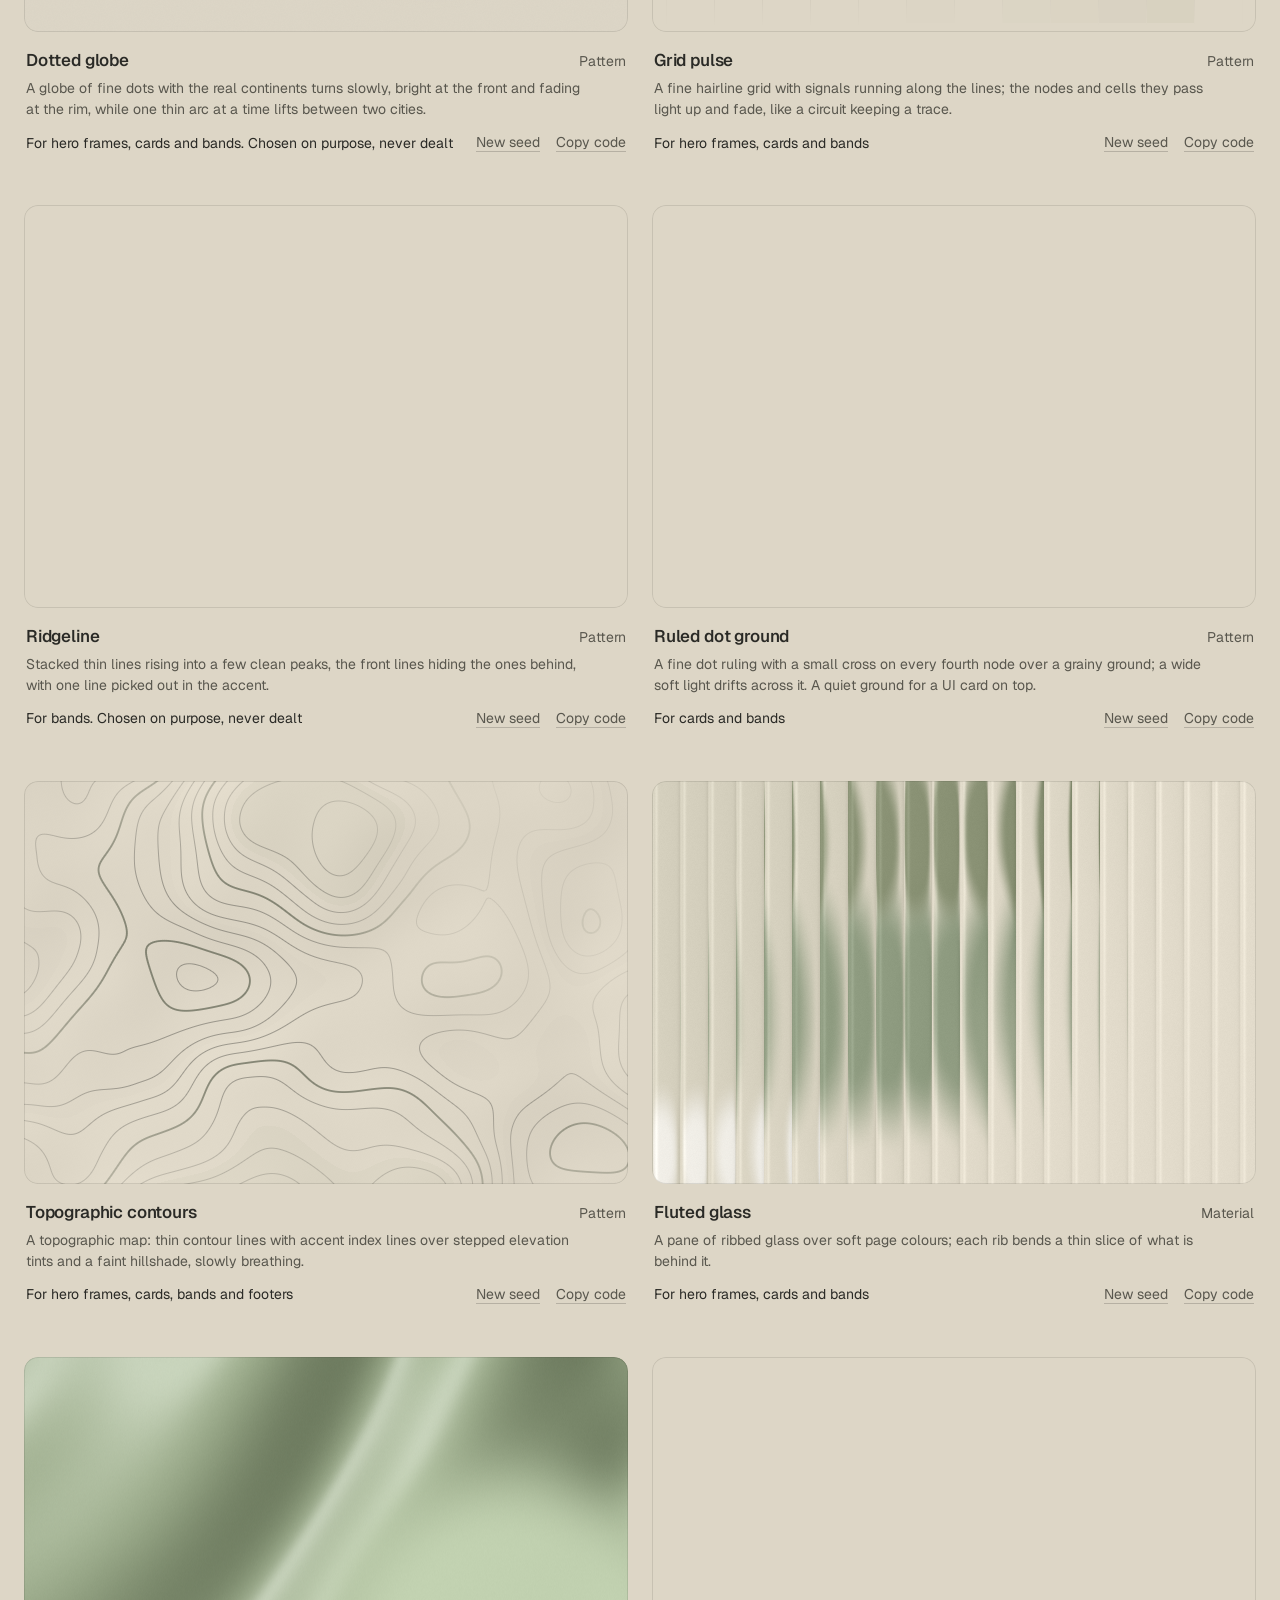
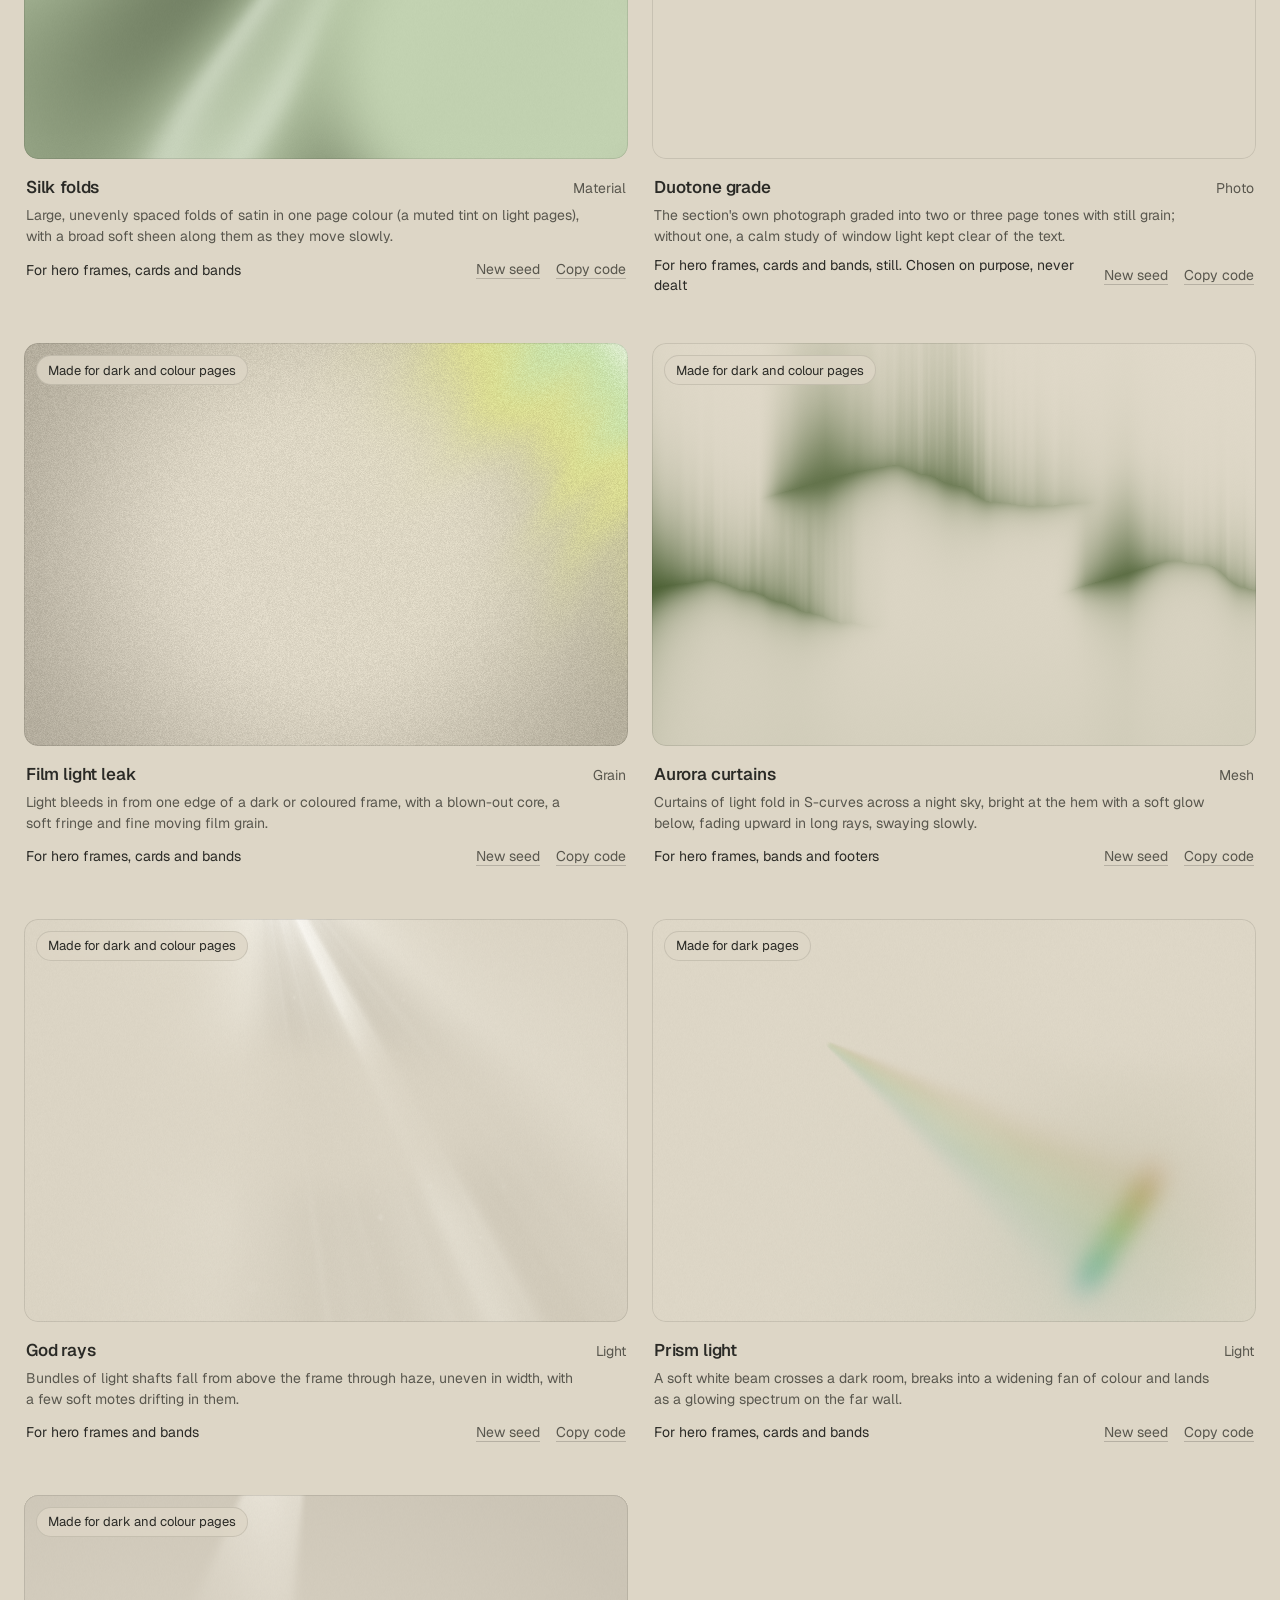
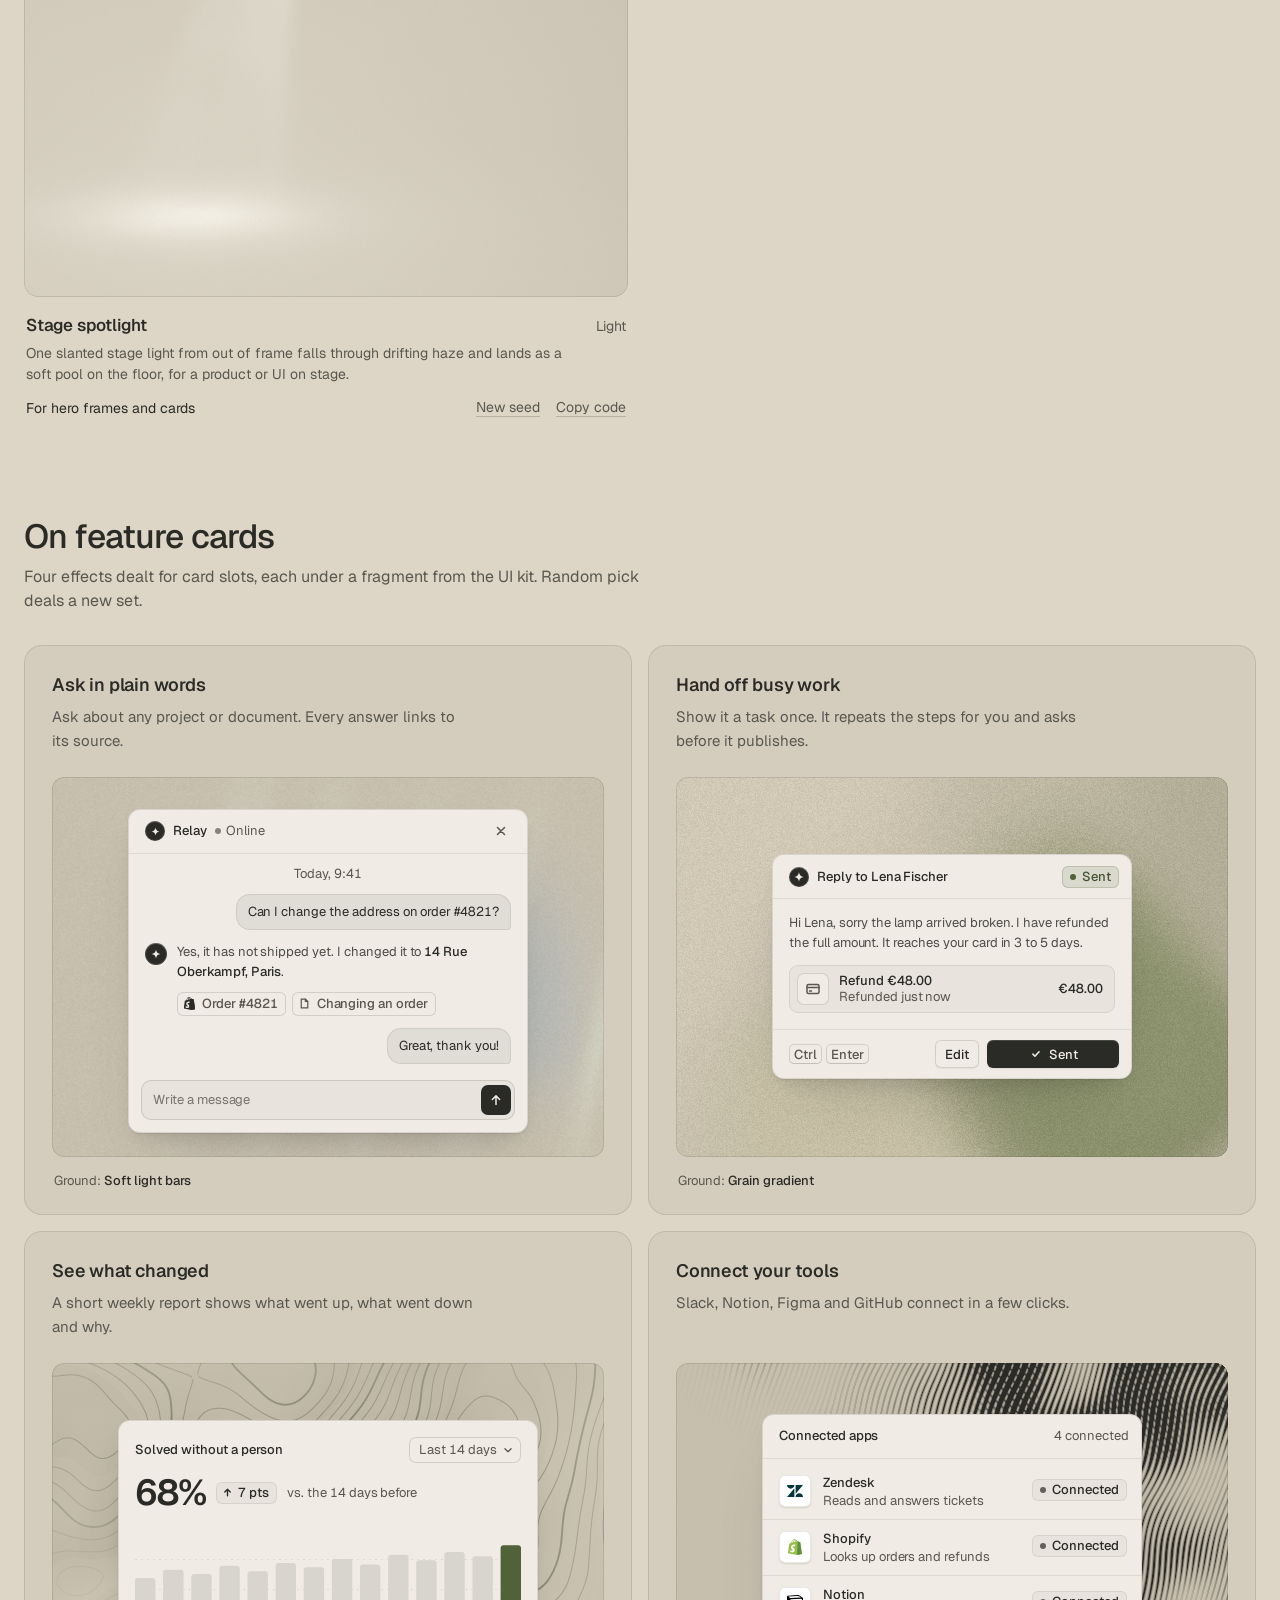
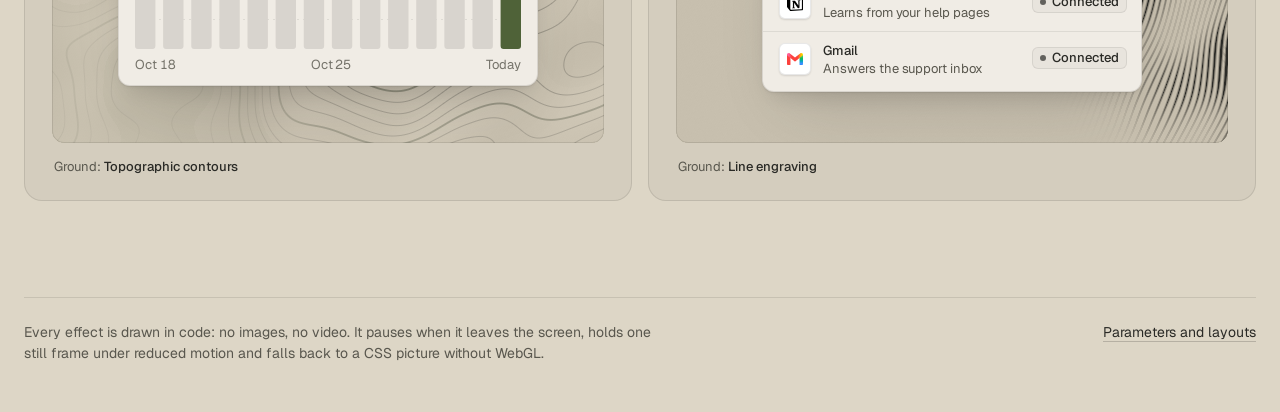
<file: .agents/skills/design-taste-frontend/assets/effects/gallery.html>
<!doctype html>
<html lang="en">
<head>
<script>window.__tpGlMax = 16;   /* a gallery shows many live effects at once; a page of a site keeps the default 4 (fx.js) */</script>
<meta charset="utf-8">
<meta name="viewport" content="width=device-width, initial-scale=1">
<title>Effects library</title>
<meta name="description" content="Effects drawn in code for hero frames, feature cards and bands, in the page palette.">
<link rel="icon" href="data:,">
<link rel="preconnect" href="https://fonts.googleapis.com">
<link rel="preconnect" href="https://fonts.gstatic.com" crossorigin>
<link href="https://fonts.googleapis.com/css2?family=Geist:wght@100..900&family=Geist+Mono:wght@100..900&display=swap" rel="stylesheet">
<style>
  /* the page palette; the script sets these from the palette switcher */
  :root {
    --bg: #ddd6c6; --surface: #d2cab8; --ink: #2a2a26; --muted: #59574e; --accent: #4f6238; --accent-ink: #ffffff;
    --card: #d2cab8; --panel: #cbc3b1; --win: #eeebe3; --win-surface: #e4e0d6;
    color-scheme: light;
  }
  @media (prefers-color-scheme: dark) {
    :root:not([data-theme="light"]) {
      --bg: #0a0d14; --surface: #131824; --ink: #e9edf3; --muted: #8891a1; --accent: #5ab9fc; --accent-ink: #0a0d14;
      --card: #131824; --panel: #0a0d14; --win: #1d2230; --win-surface: #262c3b;
      color-scheme: dark;
    }
  }
  :root[data-theme="dark"] {
    --bg: #0a0d14; --surface: #131824; --ink: #e9edf3; --muted: #8891a1; --accent: #5ab9fc; --accent-ink: #0a0d14;
    --card: #131824; --panel: #0a0d14; --win: #1d2230; --win-surface: #262c3b;
    color-scheme: dark;
  }
  :root {
    --line: color-mix(in oklab, var(--ink) 12%, transparent);
    --line-2: color-mix(in oklab, var(--ink) 22%, transparent);
    --chip: color-mix(in oklab, var(--ink) 6%, var(--bg));
    --font: "Geist", ui-sans-serif, system-ui, -apple-system, "Segoe UI", Roboto, "Helvetica Neue", Arial, sans-serif;
    --mono: "Geist Mono", ui-monospace, "SFMono-Regular", Consolas, monospace;
    --wrap: 1320px;
    --gut: 24px;
  }
  * { box-sizing: border-box; }
  html { -webkit-text-size-adjust: 100%; scroll-behavior: smooth; }
  @media (prefers-reduced-motion: reduce) { html { scroll-behavior: auto; } }
  body {
    margin: 0; background: var(--bg); color: var(--ink);
    font: 15px/1.5 var(--font); -webkit-font-smoothing: antialiased; font-feature-settings: "ss01" 0;
    overflow-x: hidden;
  }
  button, select { font: inherit; color: inherit; }
  :focus-visible { outline: 2px solid var(--accent); outline-offset: 2px; }
  .wrap { max-width: calc(var(--wrap) + 2 * var(--gut)); margin: 0 auto; padding: 0 var(--gut); }

  /* top bar */
  .top { position: sticky; top: 0; z-index: 50; background: color-mix(in oklab, var(--bg) 86%, transparent);
    backdrop-filter: blur(16px) saturate(1.2); -webkit-backdrop-filter: blur(16px) saturate(1.2); border-bottom: 1px solid var(--line); }
  .top-in { display: flex; align-items: center; gap: 12px 8px; padding-top: 12px; padding-bottom: 12px; }
  .top-in .controls { margin-left: auto; }
  .brand { display: flex; align-items: baseline; gap: 12px; min-width: 0; }
  .brand b { font-size: 15px; font-weight: 600; letter-spacing: -0.01em; white-space: nowrap; }
  .brand span { color: var(--muted); font-size: 14px; white-space: nowrap; }
  .controls { display: flex; align-items: center; gap: 8px; flex-wrap: wrap; }
  .seg { display: inline-flex; padding: 3px; border-radius: 10px; background: var(--chip); box-shadow: inset 0 0 0 1px var(--line); }
  .seg button { height: 30px; border: 0; background: transparent; padding: 0 12px; border-radius: 7px; cursor: pointer; color: var(--muted); font-size: 14px; }
  .seg button[aria-pressed="true"] { background: var(--bg); color: var(--ink); box-shadow: 0 0 0 1px var(--line), 0 1px 2px rgb(0 0 0 / 0.08); }
  .btn, .select {
    height: 36px; padding: 0 14px; border-radius: 10px; border: 0; background: var(--bg); color: var(--ink);
    box-shadow: inset 0 0 0 1px var(--line-2); cursor: pointer; display: inline-flex; align-items: center; gap: 8px;
    font-size: 14px; font-weight: 500; white-space: nowrap;
  }
  .btn:hover, .select:hover { box-shadow: inset 0 0 0 1px color-mix(in oklab, var(--ink) 38%, transparent); }
  .btn--primary { background: var(--accent); color: var(--accent-ink); box-shadow: none; }
  .btn--primary:hover { box-shadow: none; background: color-mix(in oklab, var(--accent) 88%, var(--ink)); }
  .btn svg { width: 16px; height: 16px; flex: none; }
  .select { max-width: 220px; padding-right: 10px; }

  /* hero: a dealt hero effect with text in its calm area */
  .hero { position: relative; margin-top: 24px; height: clamp(480px, 68vh, 660px); border-radius: 20px; overflow: hidden;
    display: flex; flex-direction: column; justify-content: flex-end; }
  .hero::after, .stage::after, .panel::after { content: ""; position: absolute; inset: 0; border-radius: inherit; box-shadow: inset 0 0 0 1px var(--line); pointer-events: none; z-index: 2; }
  .hero-copy { position: relative; z-index: 1; padding: 56px; max-width: 760px; }
  .hero h1 { max-width: 9.5em; margin: 0 0 18px; font-size: clamp(38px, 3.4vw + 10px, 62px); line-height: 1.02; letter-spacing: -0.035em; font-weight: 520; text-wrap: balance; }
  .hero p { margin: 0; max-width: 44ch; font-size: 18px; line-height: 28px; color: var(--muted); text-wrap: pretty; }
  .hero-tag { position: absolute; right: 20px; bottom: 20px; z-index: 3; }
  .tag { display: inline-flex; align-items: center; gap: 8px; height: 30px; padding: 0 12px; border-radius: 999px; font-size: 13px;
    background: color-mix(in oklab, var(--bg) 82%, transparent); color: var(--ink); box-shadow: inset 0 0 0 1px var(--line);
    backdrop-filter: blur(10px); -webkit-backdrop-filter: blur(10px); white-space: nowrap; }
  .tag span { color: var(--muted); }

  /* sections */
  section { padding-top: 96px; }
  .sec-head { display: flex; align-items: flex-end; justify-content: space-between; gap: 24px 48px; flex-wrap: wrap; margin-bottom: 32px; }
  .sec-head h2 { margin: 0 0 10px; font-size: clamp(28px, 1.2vw + 18px, 36px); line-height: 1.1; letter-spacing: -0.025em; font-weight: 520; }
  .sec-head p { margin: 0; color: var(--muted); max-width: 56ch; font-size: 16px; line-height: 24px; text-wrap: pretty; }
  .filters { display: flex; flex-wrap: wrap; gap: 6px; }
  .filters button { height: 32px; padding: 0 12px; border-radius: 999px; border: 0; cursor: pointer; font-size: 14px; color: var(--muted);
    background: transparent; box-shadow: inset 0 0 0 1px var(--line); }
  .filters button b { font-weight: 500; }
  .filters button span { margin-left: 6px; font-variant-numeric: tabular-nums; opacity: 0.75; }
  .filters button[aria-pressed="true"] { background: var(--ink); color: var(--bg); box-shadow: none; }

  /* the grid of every effect: one size of tile, labels under the picture */
  .grid { display: grid; grid-template-columns: repeat(2, minmax(0, 1fr)); gap: 48px 24px; }
  .tile { min-width: 0; display: flex; flex-direction: column; }
  .tile[hidden] { display: none; }
  .stage { position: relative; aspect-ratio: 3 / 2; border-radius: 14px; overflow: hidden; background: var(--bg); }
  .badge { position: absolute; top: 12px; left: 12px; z-index: 3; }
  .info { padding: 16px 2px 0; display: grid; gap: 6px; }
  .info-top { display: flex; align-items: baseline; justify-content: space-between; gap: 16px; }
  .info h3 { margin: 0; font-size: 17px; line-height: 24px; font-weight: 560; letter-spacing: -0.01em; }
  .fam { flex: none; font-size: 14px; color: var(--muted); }
  .look { margin: 0; color: var(--muted); font-size: 14px; line-height: 21px; max-width: 62ch; min-height: 42px;
    display: -webkit-box; -webkit-line-clamp: 2; -webkit-box-orient: vertical; overflow: hidden; }
  .info-foot { display: flex; align-items: center; justify-content: space-between; gap: 16px; margin-top: 2px; }
  .for { margin: 0; font-size: 14px; line-height: 20px; }
  .links { flex: none; display: flex; gap: 16px; }
  .links button { border: 0; background: none; padding: 4px 0; cursor: pointer; font-size: 14px; color: var(--muted);
    text-decoration: underline; text-decoration-color: var(--line-2); text-underline-offset: 4px; }
  .links button:hover { color: var(--ink); text-decoration-color: currentColor; }

  /* feature cards: an effect ground in the inset panel and a UI fragment on top */
  .cards { display: grid; grid-template-columns: repeat(2, minmax(0, 1fr)); gap: 16px; }
  .card { background: var(--card); border-radius: 18px; padding: 28px 28px 24px; box-shadow: inset 0 0 0 1px var(--line); display: flex; flex-direction: column; min-width: 0; }
  .card h3 { margin: 0 0 8px; font-size: 18px; line-height: 24px; font-weight: 560; letter-spacing: -0.01em; }
  .card > p:not(.ground) { margin: 0; color: var(--muted); font-size: 15px; line-height: 24px; max-width: 44ch; min-height: 48px; text-wrap: pretty; }
  .panel { position: relative; margin-top: 24px; height: 380px; border-radius: 12px; overflow: hidden; display: grid; place-items: center; padding: 32px; }
  .panel--bleed { place-items: end center; padding-bottom: 0; }
  .panel--bleed > .slot { margin-bottom: -48px; }
  .slot { position: relative; z-index: 1; max-width: 100%;
    --ui-font: var(--font); --ui-mono: var(--mono); --ui-radius: 12px;
    --fx-bg: var(--win); --fx-surface: var(--win-surface); --fx-ink: var(--ink); --fx-muted: var(--muted);
    --fx-accent: var(--accent); --fx-accent-ink: var(--accent-ink); }
  .ground { margin: 14px 2px 0; font-size: 13px; line-height: 20px; color: var(--muted); }
  .ground b { font-weight: 500; color: var(--ink); }

  .foot { padding-top: 96px; padding-bottom: 48px; }
  .foot-in > div { border-top: 1px solid var(--line); padding-top: 24px; display: flex; justify-content: space-between; gap: 16px 48px; flex-wrap: wrap; color: var(--muted); font-size: 14px; }
  .foot-in p { margin: 0; max-width: 72ch; }
  .foot a { color: var(--ink); text-underline-offset: 4px; text-decoration-color: var(--line-2); }
  .empty { padding: 64px 0; color: var(--muted); }

  .toast { position: fixed; left: 50%; bottom: 24px; z-index: 60; transform: translate(-50%, 16px); opacity: 0; pointer-events: none;
    max-width: calc(100vw - 32px); padding: 10px 16px; border-radius: 12px; background: var(--ink); color: var(--bg); font-size: 14px;
    transition: opacity .2s ease, transform .2s ease; }
  .toast.on { opacity: 1; transform: translate(-50%, 0); }

  @media (max-width: 1080px) {
    .hero-copy { padding: 40px; }
  }
  @media (max-width: 860px) {
    .grid, .cards { grid-template-columns: minmax(0, 1fr); }
    .grid { gap: 40px; }
  }
  @media (max-width: 720px) {
    :root { --gut: 16px; }
    .top { position: static; }
    .brand span, .select { display: none; }
    .top-in { display: grid; grid-template-columns: 1fr auto; grid-template-areas: "brand deal" "controls controls"; }
    .brand { grid-area: brand; }
    #deal { grid-area: deal; }
    .top-in .controls { grid-area: controls; margin-left: 0; flex-wrap: nowrap; }
    .seg { flex: 1; }
    .seg button { flex: 1; }
    .hero { margin-top: 16px; height: 560px; border-radius: 16px; }
    .hero-copy { padding: 28px 24px 72px; }
    .hero p { font-size: 16px; line-height: 24px; }
    .hero-tag { left: 24px; right: auto; bottom: 20px; }
    section { padding-top: 72px; }
    .card { padding: 20px; }
    .panel { height: 340px; padding: 20px 16px; }
    .info-foot { flex-wrap: wrap; }
  }
</style>
</head>
<body>
<header class="top">
  <div class="wrap top-in">
    <div class="brand"><b>Effects library</b><span id="count"></span></div>
    <div class="controls">
      <div class="seg" role="group" aria-label="Palette kind">
        <button type="button" data-kind="light">Light</button>
        <button type="button" data-kind="dark">Dark</button>
        <button type="button" data-kind="colour">Colour</button>
      </div>
      <select class="select" id="pal" aria-label="Palette"></select>
      <button type="button" class="btn" id="pause" aria-pressed="false">Pause</button>
    </div>
    <button type="button" class="btn btn--primary" id="deal">
        <svg viewBox="0 0 16 16" aria-hidden="true"><path d="M2.5 4.5h2.2c1.2 0 2 .6 2.7 1.6l1.2 1.8c.7 1 1.5 1.6 2.7 1.6h2.2M11.6 2.5l2 2-2 2M2.5 11.5h2.2c.9 0 1.6-.3 2.2-.9M11.6 9.5l2 2-2 2M9.3 5.4c.6-.6 1.3-.9 2.1-.9" fill="none" stroke="currentColor" stroke-width="1.5" stroke-linecap="round" stroke-linejoin="round"/></svg>
        Random pick
    </button>
  </div>
</header>

<main>
  <div class="wrap">
    <div class="hero" id="hero">
      <div class="hero-copy">
        <h1>Effects for hero frames and feature cards</h1>
        <p id="lede">Grain, dither, mesh, light, liquid, pattern and material grounds, drawn in code. Every colour comes from the page palette, and each page is dealt its own at random.</p>
      </div>
      <div class="hero-tag"><span class="tag" id="hero-tag"><span>Hero</span> <b></b></span></div>
    </div>
  </div>

  <section id="all">
    <div class="wrap">
      <div class="sec-head">
        <div>
          <h2>All effects</h2>
          <p>Each one live, in the palette above. A tile names the effect, its family and the slots it is made for.</p>
        </div>
        <div class="filters" id="filters" role="group" aria-label="Family"></div>
      </div>
      <div class="grid" id="grid"></div>
    </div>
  </section>

  <section id="cards">
    <div class="wrap">
      <div class="sec-head">
        <div>
          <h2>On feature cards</h2>
          <p>Four effects dealt for card slots, each under a fragment from the UI kit. Random pick deals a new set.</p>
        </div>
      </div>
      <div class="cards">
        <article class="card">
          <h3>Ask in plain words</h3>
          <p>Ask about any project or document. Every answer links to its source.</p>
          <div class="panel" data-card="0"><div class="slot" data-ui-load="chat"></div></div>
          <p class="ground">Ground: <b></b></p>
        </article>
        <article class="card">
          <h3>Hand off busy work</h3>
          <p>Show it a task once. It repeats the steps for you and asks before it publishes.</p>
          <div class="panel" data-card="1"><div class="slot" data-ui-load="cursor"></div></div>
          <p class="ground">Ground: <b></b></p>
        </article>
        <article class="card">
          <h3>See what changed</h3>
          <p>A short weekly report shows what went up, what went down and why.</p>
          <div class="panel" data-card="2"><div class="slot" data-ui-load="stat"></div></div>
          <p class="ground">Ground: <b></b></p>
        </article>
        <article class="card">
          <h3>Connect your tools</h3>
          <p>Slack, Notion, Figma and GitHub connect in a few clicks.</p>
          <div class="panel" data-card="3"><div class="slot" data-ui-load="integrations"></div></div>
          <p class="ground">Ground: <b></b></p>
        </article>
      </div>
    </div>
  </section>

  <footer class="foot">
    <div class="wrap foot-in"><div>
      <p>Every effect is drawn in code: no images, no video. It pauses when it leaves the screen, holds one still frame under reduced motion and falls back to a CSS picture without WebGL.</p>
      <p><a id="lab" href="lab.html">Parameters and layouts</a></p>
    </div></div>
  </footer>
</main>
<div class="toast" id="toast" role="status" aria-live="polite"></div>

<script id="paths" type="application/json">{"fx": "./", "ui": "../ui/"}</script>
<script id="palettes" type="application/json">[{"id":"white-link-blue","name":"Sheet and biro","bg":"#ffffff","surface":"#f4f4f4","ink":"#111111","muted":"#6b6b6b","accent":"#1a4be0","accentInk":"#ffffff"},{"id":"cool-white-slate","name":"Frost and slate","bg":"#f7f9fa","surface":"#ecf0f2","ink":"#1f3038","muted":"#5d6b72","accent":"#0d7480","accentInk":"#ffffff"},{"id":"rose-grey-green","name":"Rose grey, green","bg":"#ebe5e3","surface":"#e1dad7","ink":"#2b2622","muted":"#6a615d","accent":"#0f7d45","accentInk":"#ffffff"},{"id":"paper-grey-brass","name":"Newsprint and brass","bg":"#e8e8e3","surface":"#dcdcd6","ink":"#181715","muted":"#63625c","accent":"#bfb21a","accentInk":"#181715"},{"id":"stone-blueprint","name":"Stone and blueprint","bg":"#dfdedb","surface":"#d3d2ce","ink":"#26251e","muted":"#5f5d55","accent":"#2456d6","accentInk":"#ffffff"},{"id":"white-navy-tab","name":"Navy on white","bg":"#ffffff","surface":"#f4f4f2","ink":"#1f2b4d","muted":"#6a7186","accent":"#f7941d","accentInk":"#1f2b4d"},{"id":"three-stones","name":"Three stones","bg":"#eeecea","surface":"#e4e1dd","ink":"#333231","muted":"#6b6763","accent":"#5c6b54","accentInk":"#ffffff"},{"id":"putty-black-teal","name":"Putty and black","bg":"#dedad3","surface":"#d3cec6","ink":"#0a0a0a","muted":"#5c5852","accent":"#256f82","accentInk":"#ffffff"},{"id":"moss-sand","name":"Sand and moss","bg":"#ddd6c6","surface":"#d2cab8","ink":"#2a2a26","muted":"#59574e","accent":"#4f6238","accentInk":"#ffffff"},{"id":"green-mat-chocolate","name":"Bone, green, chocolate","bg":"#e5e1d8","surface":"#dad5ca","ink":"#2a1d17","muted":"#6b5b51","accent":"#456f3a","accentInk":"#ffffff"},{"id":"lunar-grey-bronze","name":"Lunar and bronze","bg":"#111111","surface":"#1c1c1c","ink":"#f2f2f2","muted":"#8f8f8f","accent":"#a08672","accentInk":"#111111"},{"id":"blue-black-cornflower","name":"Night and sky blue","bg":"#0a0d14","surface":"#131824","ink":"#e9edf3","muted":"#8891a1","accent":"#5ab9fc","accentInk":"#0a0d14"},{"id":"green-black-bone","name":"Green-black and bone","bg":"#161c1a","surface":"#1f2725","ink":"#e3e2da","muted":"#8e948d","accent":"#9fc7b8","accentInk":"#161c1a"},{"id":"black-crimson","name":"Black and crimson","bg":"#0a0a0a","surface":"#151515","ink":"#efefef","muted":"#8c8c8c","accent":"#b11226","accentInk":"#ffffff"},{"id":"forest-pale-lime","name":"Forest and lime","bg":"#0f1f10","surface":"#162a17","ink":"#ffffff","muted":"#9aa39a","accent":"#c6f19d","accentInk":"#0f1f10"},{"id":"charcoal-room-sage","name":"Charcoal and sage","bg":"#1c1c1c","surface":"#262626","ink":"#f1f1ef","muted":"#9a9b96","accent":"#8fa68e","accentInk":"#1c1c1c"},{"id":"warm-black-gold","name":"Warm black, gold","bg":"#0c0a08","surface":"#181512","ink":"#ffffff","muted":"#8f8a84","accent":"#c9a45a","accentInk":"#0c0a08"},{"id":"graphite-safety-orange","name":"Graphite and orange","bg":"#18191b","surface":"#222427","ink":"#eff0f1","muted":"#9c9ea3","accent":"#ff4a1f","accentInk":"#18191b"},{"id":"soot-pale-lime","name":"Soot and lime","bg":"#0f0f0f","surface":"#1a1a1a","ink":"#ffffff","muted":"#8f8f8f","accent":"#dafa9c","accentInk":"#0f0f0f"},{"id":"plum-black-pink","name":"Plum-black and pink","bg":"#0d060b","surface":"#1b0e17","ink":"#ffffff","muted":"#9a8f97","accent":"#ff488b","accentInk":"#0d060b"},{"id":"white-signal-red","name":"Signal red, white","bg":"#ffffff","surface":"#f2f2f2","ink":"#0a0a0a","muted":"#6b6b6b","accent":"#d92b21","accentInk":"#ffffff"},{"id":"white-mint-tiles","name":"Greys and mint","bg":"#ffffff","surface":"#f3f3f3","ink":"#232323","muted":"#6e6e6e","accent":"#a1ffcb","accentInk":"#232323"},{"id":"cool-grey-cobalt","name":"Cool grey, cobalt","bg":"#eef0f3","surface":"#e2e5ea","ink":"#0b0c0e","muted":"#5d6470","accent":"#1f2de6","accentInk":"#ffffff"},{"id":"offwhite-bottle-yellow","name":"Bottle ink, yellow","bg":"#f7f7f7","surface":"#ebebeb","ink":"#0d2a1c","muted":"#5f6b64","accent":"#f6e016","accentInk":"#0d2a1c"},{"id":"teal-on-paper","name":"Teal on paper","bg":"#f7f9f8","surface":"#ebf0ee","ink":"#06525c","muted":"#2f737d","accent":"#06525c","accentInk":"#f7f9f8"},{"id":"navy-pink","name":"Navy and pink","bg":"#1a2039","surface":"#212846","ink":"#f9a3c0","muted":"#b9879c","accent":"#f9a3c0","accentInk":"#1a2039"},{"id":"blush-aubergine","name":"Blush and aubergine","bg":"#edccbe","surface":"#e8c2b2","ink":"#351a2b","muted":"#6c4857","accent":"#351a2b","accentInk":"#edccbe"},{"id":"cobalt-on-sand","name":"Cobalt on sand","bg":"#e6dbc7","surface":"#ddd0b9","ink":"#062b8a","muted":"#3a5aa8","accent":"#062b8a","accentInk":"#e6dbc7"},{"id":"oxblood-grey","name":"Oxblood and grey","bg":"#e2e2e2","surface":"#d6d6d6","ink":"#7d0c14","muted":"#7a4a4e","accent":"#7d0c14","accentInk":"#e2e2e2"},{"id":"olive-on-bone","name":"Olive on bone","bg":"#ecebe7","surface":"#e1dfd9","ink":"#38450f","muted":"#5d683a","accent":"#38450f","accentInk":"#ecebe7"},{"id":"burgundy-bubblegum","name":"Burgundy and bubblegum","bg":"#3d0012","surface":"#4d0519","ink":"#ff99d3","muted":"#c77aa0","accent":"#ff99d3","accentInk":"#3d0012"},{"id":"bottle-green-gold","name":"Bottle green, gold","bg":"#133621","surface":"#1a4429","ink":"#f4d96c","muted":"#b3a55e","accent":"#f4d96c","accentInk":"#133621"},{"id":"cobalt-field","name":"Cobalt field","bg":"#0034eb","surface":"#002fd6","ink":"#ffffff","muted":"#dfe4f2","accent":"#e9e34a","accentInk":"#111111"},{"id":"mustard-field","name":"Mustard and black","bg":"#e1ac10","surface":"#cd9d0f","ink":"#0b0b0b","muted":"#4d3d0a","accent":"#24338f","accentInk":"#ffffff"},{"id":"carmine-field","name":"Carmine field","bg":"#9c1220","surface":"#8a101c","ink":"#ffffff","muted":"#f0b9bd","accent":"#ffd9dc","accentInk":"#9c1220"},{"id":"pink-field-lime","name":"Bubblegum and lime","bg":"#ff87ab","surface":"#ff739d","ink":"#0a0a0a","muted":"#6b1f3a","accent":"#def915","accentInk":"#0a0a0a"},{"id":"sky-field-navy","name":"Sky and navy","bg":"#6bb4ee","surface":"#7dbdf0","ink":"#0e1822","muted":"#1b3d5c","accent":"#ff5a1f","accentInk":"#0e1822"},{"id":"orange-field-black","name":"Orange and black","bg":"#ff7a1f","surface":"#ff8633","ink":"#050f16","muted":"#5a2306","accent":"#050f16","accentInk":"#ff7a1f"},{"id":"tobacco-olive","name":"Tobacco and olive","bg":"#472913","surface":"#55321a","ink":"#e4e0cf","muted":"#b39f84","accent":"#525e1b","accentInk":"#e4e0cf"},{"id":"poster-chapters","name":"Poster chapters","bg":"#e6e0d2","surface":"#dcd5c5","ink":"#1a1a1a","muted":"#5f5b52","accent":"#18bc42","accentInk":"#1a1a1a"},{"id":"blue-red-black","name":"Blue, red, black","bg":"#ffffff","surface":"#f3f3f3","ink":"#0a0a0a","muted":"#6b6b6b","accent":"#1f30e0","accentInk":"#ffffff"},{"id":"charcoal-primaries","name":"Charcoal and primaries","bg":"#191919","surface":"#242424","ink":"#ffffff","muted":"#9a9a9a","accent":"#0c7866","accentInk":"#ffffff"},{"id":"ultramarine-yellow","name":"Ultramarine and yellow","bg":"#1423b8","surface":"#1220a6","ink":"#ffffff","muted":"#e4e2d6","accent":"#1fc27a","accentInk":"#0a0a0a"},{"id":"candy-chapters","name":"Candy chapters","bg":"#ffd249","surface":"#f5c63c","ink":"#0a0a0a","muted":"#5e4a0a","accent":"#f53fd6","accentInk":"#0a0a0a"},{"id":"orange-sky-lime","name":"Orange, sky, lime","bg":"#ff8126","surface":"#ff8d3a","ink":"#111111","muted":"#5c2a05","accent":"#de194b","accentInk":"#ffffff"},{"id":"post-red-mustard","name":"Post red, mustard","bg":"#e2dccf","surface":"#d7d0c1","ink":"#2a1110","muted":"#6b524c","accent":"#4a6f84","accentInk":"#ffffff"},{"id":"mint-orange-grey","name":"Grey, mint, orange","bg":"#ffffff","surface":"#f5f5f5","ink":"#000000","muted":"#666666","accent":"#a7ff9c","accentInk":"#000000"},{"id":"report-blocks","name":"Report blocks","bg":"#ffffff","surface":"#f6f6f6","ink":"#000000","muted":"#5f5f5f","accent":"#fe7141","accentInk":"#000000"},{"id":"card-pastels","name":"Card pastels","bg":"#f7f7f5","surface":"#ebebe8","ink":"#000000","muted":"#666662","accent":"#d0106f","accentInk":"#ffffff"},{"id":"mint-pink-accounts","name":"Mint and pink","bg":"#f8f8f8","surface":"#eeeeee","ink":"#0a0a0a","muted":"#6a6a6a","accent":"#1f6b3a","accentInk":"#ffffff"},{"id":"swap-pastels","name":"Swapping pastels","bg":"#c3d7e5","surface":"#d0e0eb","ink":"#141414","muted":"#4a5068","accent":"#0f5257","accentInk":"#ffffff"},{"id":"blush-sage-slate","name":"Blush, sage, slate","bg":"#a6b3bc","surface":"#b2bdc5","ink":"#1c1c1c","muted":"#38424a","accent":"#2c3620","accentInk":"#e3e2da"},{"id":"candy-on-black","name":"Candy on black","bg":"#000000","surface":"#0d0d0d","ink":"#ffffff","muted":"#999999","accent":"#93f1f7","accentInk":"#000000"},{"id":"sky-sand","name":"Sky and sand","bg":"#cbe4f2","surface":"#bcdcee","ink":"#0a0a0a","muted":"#44606e","accent":"#b0298f","accentInk":"#ffffff"},{"id":"studio-grey","name":"Studio grey","bg":"#a8a8aa","surface":"#b4b4b6","ink":"#0e0e0e","muted":"#3a3a3c","accent":"#1f5c49","accentInk":"#ffffff"},{"id":"walnut-tan","name":"Walnut and tan","bg":"#2b2216","surface":"#382d1e","ink":"#e4e2da","muted":"#a39a8b","accent":"#bda38b","accentInk":"#2b2216"}]</script>
<script id="presets" type="application/json">{"light":"moss-sand","dark":"blue-black-cornflower","colour":"cobalt-field"}</script>
<script type="module">
  const $ = s => document.querySelector(s);
  const PATHS = JSON.parse($('#paths').textContent);
  const PALETTES = JSON.parse($('#palettes').textContent);
  const PRESETS = JSON.parse($('#presets').textContent);
  const byId = Object.fromEntries(PALETTES.map(p => [p.id, p]));
  const q = new URLSearchParams(location.search);

  const [{ default: fx }, { pick }] = await Promise.all([import(PATHS.fx + 'fx.js'), import(PATHS.fx + 'pick.js')]);
  const ui = await import(PATHS.ui + 'ui.js').then(m => m.default).catch(() => null);

  $('#lab').href = PATHS.fx + 'lab.html';
  if (q.has('fallback')) fx.config.forceFallback = true;
  if (q.has('webgl1')) fx.config.forceWebGL1 = true;
  if (q.has('time')) fx.setClock(+q.get('time'));

  const FAMILIES = { grain: 'Grain', dither: 'Dither', mesh: 'Mesh', light: 'Light', liquid: 'Liquid', pattern: 'Pattern', material: 'Material', photo: 'Photo' };
  const ORDER = Object.keys(FAMILIES);
  const SLOT_WORDS = { hero: 'hero frames', card: 'cards', band: 'bands', footer: 'footers' };
  const SLOT_ORDER = ['hero', 'card', 'band', 'footer'];
  const KIND_WORDS = { light: 'light', dark: 'dark', colour: 'colour' };
  // seeds that show each effect well in the grid; New seed on a tile deals another
  const SEEDS = {};
  const famName = f => FAMILIES[f] || f[0].toUpperCase() + f.slice(1);
  const andList = a => (a.length < 2 ? a.join('') : `${a.slice(0, -1).join(', ')} and ${a[a.length - 1]}`);

  const tiles = [];
  const cards = [...document.querySelectorAll('[data-card]')].map(el => ({ el, label: el.parentElement.querySelector('.ground b'), ctrl: null, id: null }));
  const hero = { el: $('#hero'), label: $('#hero-tag b'), ctrl: null, id: null };
  let index = null, palette = null, kind = 'light', paused = false, family = q.get('family') || '';

  /* ---------------------------------------------------------------- palette */
  function initialPalette() {
    const key = q.get('palette');
    if (key) return byId[PRESETS[key] || key] || byId[PRESETS.light];
    const dark = window.matchMedia && matchMedia('(prefers-color-scheme: dark)').matches;
    return byId[PRESETS[dark ? 'dark' : 'light']] || PALETTES[0];
  }
  // the card, its inset panel and the UI window on it, all from the page palette
  function derived(p, k) {
    const c = fx.color;
    if (k === 'light') return { card: c.mix(p.bg, p.ink, 0.045), panel: c.mix(p.surface, p.ink, 0.06), win: c.mix(p.bg, '#ffffff', 0.55), winSurface: c.mix(p.bg, '#ffffff', 0.25) };
    if (k === 'dark') return { card: c.mix(p.bg, p.ink, 0.05), panel: p.bg, win: c.mix(p.surface, p.ink, 0.07), winSurface: c.mix(p.surface, p.ink, 0.12) };
    return { card: c.mix(p.bg, p.ink, 0.07), panel: p.bg, win: c.mix(p.surface, p.ink, 0.12), winSurface: c.mix(p.surface, p.ink, 0.18) };
  }
  const cardPalette = () => { const d = derived(palette, kind); return fx.normalizePalette({ ...palette, bg: d.panel, surface: d.card }); };

  function applyVars() {
    const r = document.documentElement;
    const d = derived(palette, kind);
    const vars = { bg: palette.bg, surface: palette.surface, ink: palette.ink, muted: palette.muted, accent: palette.accent, 'accent-ink': palette.accentInk,
      card: d.card, panel: d.panel, win: d.win, 'win-surface': d.winSurface };
    for (const [k, v] of Object.entries(vars)) r.style.setProperty('--' + k, v);
    r.dataset.theme = kind === 'light' ? 'light' : 'dark';
    r.style.colorScheme = kind === 'light' ? 'light' : 'dark';
    for (const b of document.querySelectorAll('.seg button')) b.setAttribute('aria-pressed', String(b.dataset.kind === kind));
    $('#pal').value = palette.id;
  }

  // a controller may come back as a promise when the effect remounts to change colour
  function hold(holder, result) {
    if (result && typeof result.then === 'function') result.then(c => { holder.ctrl = c; if (paused) c.pause(); });
  }

  function setPalette(p) {
    const before = kind;
    palette = p;
    kind = fx.paletteKind(p);
    applyVars();
    if (kind !== before) order();
    const pal = fx.normalizePalette(p);
    for (const t of tiles) {
      fitBadge(t);
      if (t.ctrl) hold(t, t.ctrl.setPalette(pal));
    }
    if (kind !== before) deal();
    else {
      if (hero.ctrl) hold(hero, hero.ctrl.setPalette(pal));
      for (const c of cards) if (c.ctrl) hold(c, c.ctrl.setPalette(cardPalette()));
    }
    syncUrl();
  }

  /* ---------------------------------------------------------------- tiles */
  function fitBadge(t) {
    const fits = t.meta.palettes.includes(kind);
    t.badge.hidden = fits;
    if (!fits) t.badge.querySelector('.tag').textContent = `Made for ${andList(t.meta.palettes.map(k => KIND_WORDS[k]))} pages`;
  }
  function snippet(t) {
    return `<div data-fx="${t.meta.id}" data-fx-seed="${t.seed}"></div>`;
  }
  function buildTile(meta) {
    const el = document.createElement('article');
    el.className = 'tile';
    el.dataset.id = meta.id;
    el.dataset.family = meta.family;
    el.innerHTML = `
      <div class="stage"><div class="badge" hidden><span class="tag"></span></div></div>
      <div class="info">
        <div class="info-top"><h3></h3><span class="fam"></span></div>
        <p class="look"></p>
        <div class="info-foot"><p class="for"></p><div class="links"><button type="button" data-act="seed">New seed</button><button type="button" data-act="copy">Copy code</button></div></div>
      </div>`;
    el.querySelector('h3').textContent = meta.name;
    el.querySelector('.fam').textContent = famName(meta.family);
    el.querySelector('.look').textContent = meta.look;
    const slots = SLOT_ORDER.filter(s => meta.bestOn.includes(s)).map(s => SLOT_WORDS[s]);
    // an effect with "random": false is a literal subject: the random pick never deals it
    el.querySelector('.for').textContent = `For ${andList(slots)}${meta.motion === 'still' ? ', still' : ''}${meta.random === false ? '. Chosen on purpose, never dealt' : ''}`;
    const t = { meta, el, stage: el.querySelector('.stage'), badge: el.querySelector('.badge'), seed: SEEDS[meta.id] ?? 100 + fx.hashSeed(meta.id) % 900, ctrl: null };
    el.querySelector('[data-act="seed"]').addEventListener('click', () => { t.seed = Math.floor(Math.random() * 10000); mountTile(t); });
    el.querySelector('[data-act="copy"]').addEventListener('click', async () => {
      const code = snippet(t);
      try { await navigator.clipboard.writeText(code); toast('Copied ' + code); }
      catch (_) { toast(code, 4000); }
    });
    return t;
  }
  async function mountTile(t) {
    try {
      t.ctrl = await fx.mount(t.stage, t.meta.id, { palette: fx.normalizePalette(palette), seed: t.seed });
      if (paused) t.ctrl.pause();
    } catch (err) { console.warn(`${t.meta.id}:`, err); }
  }

  function buildFilters() {
    const box = $('#filters');
    const counts = {};
    for (const e of index.effects) counts[e.family] = (counts[e.family] || 0) + 1;
    const fams = [...ORDER.filter(f => counts[f]), ...Object.keys(counts).filter(f => !ORDER.includes(f))];
    const make = (key, label, n) => {
      const b = document.createElement('button');
      b.type = 'button';
      b.dataset.family = key;
      b.innerHTML = '<b></b><span></span>';
      b.querySelector('b').textContent = label;
      b.querySelector('span').textContent = n;
      b.addEventListener('click', () => { family = key; filter(); syncUrl(); });
      box.append(b);
    };
    make('', 'All', index.effects.length);
    for (const f of fams) make(f, famName(f), counts[f]);
  }
  // effects made for this palette kind first, in family order; the others after them
  function order() {
    const grid = $('#grid');
    const fits = t => t.meta.palettes.includes(kind);
    for (const t of [...tiles.filter(fits), ...tiles.filter(t => !fits(t))]) grid.append(t.el);
  }
  function filter() {
    if (family && !tiles.some(t => t.meta.family === family)) family = '';
    for (const t of tiles) t.el.hidden = !!family && t.meta.family !== family;
    for (const b of document.querySelectorAll('#filters button')) b.setAttribute('aria-pressed', String(b.dataset.family === family));
  }

  /* ---------------------------------------------------------------- random pick */
  const HISTORY_KEY = 'fx-gallery-history';
  function readHistory() {
    try { const h = JSON.parse(localStorage.getItem(HISTORY_KEY) || '[]'); return Array.isArray(h) ? h : []; } catch (_) { return []; }
  }
  function writeHistory(h) {
    try { localStorage.setItem(HISTORY_KEY, JSON.stringify(h.slice(-100))); } catch (_) { /* no storage: picks are still spread within a deal */ }
  }
  let dealSeed = q.get('deal') || null;
  async function deal(seed) {
    const history = readHistory();
    let dealt;
    try {
      // a seed from the address deals the same set every time, so it ignores this browser's history
      dealt = pick(index.effects, { palette: kind, slots: ['hero', 'card', 'card', 'card', 'card'], history: seed == null ? history : [], seed: seed ?? undefined });
    } catch (err) { toast(err.message); return; }
    if (seed == null) writeHistory([...history, ...dealt.picks.map(p => p.id)]);
    dealSeed = dealt.seed;
    const n = fx.hashSeed(dealt.seed);
    const [h, ...rest] = dealt.picks;
    const jobs = [];
    hero.id = h.id;
    hero.label.textContent = nameOf(h.id);
    // the effect keeps the area under the hero's text calm
    const fr = hero.el.getBoundingClientRect(), tr = hero.el.querySelector('.hero-copy h1').getBoundingClientRect();
    const tp = hero.el.querySelector('.hero-copy p').getBoundingClientRect();
    const calm = fr.width ? { calmX: Math.min(0.8, Math.max(0.15, (tr.left + Math.min(tr.width, tp.width) * 0.42 - fr.left) / fr.width)), calmY: Math.min(0.85, Math.max(0.3, ((tr.top + tp.bottom) / 2 - fr.top) / fr.height)) } : { calmX: 0.24, calmY: 0.7 };
    jobs.push(fx.mount(hero.el, h.id, { palette: fx.normalizePalette(palette), seed: n, params: calm }).then(c => { hero.ctrl = c; if (paused) c.pause(); }));
    rest.forEach((p, i) => {
      const c = cards[i];
      c.id = p.id;
      c.label.textContent = nameOf(p.id);
      jobs.push(fx.mount(c.el, p.id, { palette: cardPalette(), seed: n + 17 * (i + 1) }).then(ctrl => { c.ctrl = ctrl; if (paused) ctrl.pause(); }));
    });
    await Promise.all(jobs.map(j => j.catch(err => console.warn(err))));
    syncUrl();
    return dealt;
  }
  const nameOf = id => (index.effects.find(e => e.id === id) || { name: id }).name;

  /* ---------------------------------------------------------------- controls */
  function toast(msg, ms = 1800) {
    const el = $('#toast');
    el.textContent = msg;
    el.classList.add('on');
    clearTimeout(toast.t);
    toast.t = setTimeout(() => el.classList.remove('on'), ms);
  }
  function syncUrl() {
    try {
      const u = new URL(location.href);
      u.searchParams.set('palette', palette.id);
      if (family) u.searchParams.set('family', family); else u.searchParams.delete('family');
      if (dealSeed) u.searchParams.set('deal', dealSeed);
      history.replaceState(null, '', u);
    } catch (_) { /* a sandboxed frame may refuse; the page works without it */ }
  }
  for (const b of document.querySelectorAll('.seg button')) b.addEventListener('click', () => setPalette(byId[PRESETS[b.dataset.kind]]));
  const sel = $('#pal');
  const groups = { light: [], dark: [], colour: [] };
  for (const p of PALETTES) groups[fx.paletteKind(p)].push(p);
  for (const [k, list] of Object.entries(groups)) {
    const og = document.createElement('optgroup');
    og.label = k[0].toUpperCase() + k.slice(1);
    for (const p of list) og.append(new Option(p.name, p.id));
    sel.append(og);
  }
  sel.addEventListener('change', () => setPalette(byId[sel.value]));
  $('#pause').addEventListener('click', e => {
    paused = !paused;
    e.currentTarget.textContent = paused ? 'Play' : 'Pause';
    e.currentTarget.setAttribute('aria-pressed', String(paused));
    for (const h of [...tiles, hero, ...cards]) if (h.ctrl) paused ? h.ctrl.pause() : h.ctrl.resume();
  });
  $('#deal').addEventListener('click', async () => {
    const d = await deal();
    if (d) toast(`Dealt: ${d.picks.map(p => nameOf(p.id)).join(', ')}`, 2600);
  });

  /* ---------------------------------------------------------------- load */
  palette = initialPalette();
  kind = fx.paletteKind(palette);
  applyVars();
  try {
    index = await fetch(PATHS.fx + 'index.json', { cache: 'no-store' }).then(r => { if (!r.ok) throw new Error(r.status); return r.json(); });
  } catch (err) {
    $('#grid').innerHTML = '<p class="empty">The effects index did not load. Serve this folder over http (node scripts/effects.mjs serve) and run node scripts/effects.mjs index.</p>';
    throw err;
  }
  const famCount = new Set(index.effects.map(e => e.family)).size;
  $('#count').textContent = `${index.effects.length} effects in ${famCount} families`;
  const sorted = [...index.effects].sort((a, b) => (ORDER.indexOf(a.family) + 99 * !ORDER.includes(a.family)) - (ORDER.indexOf(b.family) + 99 * !ORDER.includes(b.family)) || a.name.localeCompare(b.name));
  for (const meta of sorted) { const t = buildTile(meta); tiles.push(t); $('#grid').append(t.el); fitBadge(t); }
  order();
  buildFilters();
  filter();
  if (!ui) document.getElementById('cards').hidden = true;
  await Promise.all([
    ...tiles.map(mountTile),
    deal(dealSeed),
    ui ? ui.loadAll(document).catch(err => console.warn(err)) : null,
  ]);
  document.documentElement.dataset.ready = '1';
</script>
</body>
</html>
</file>
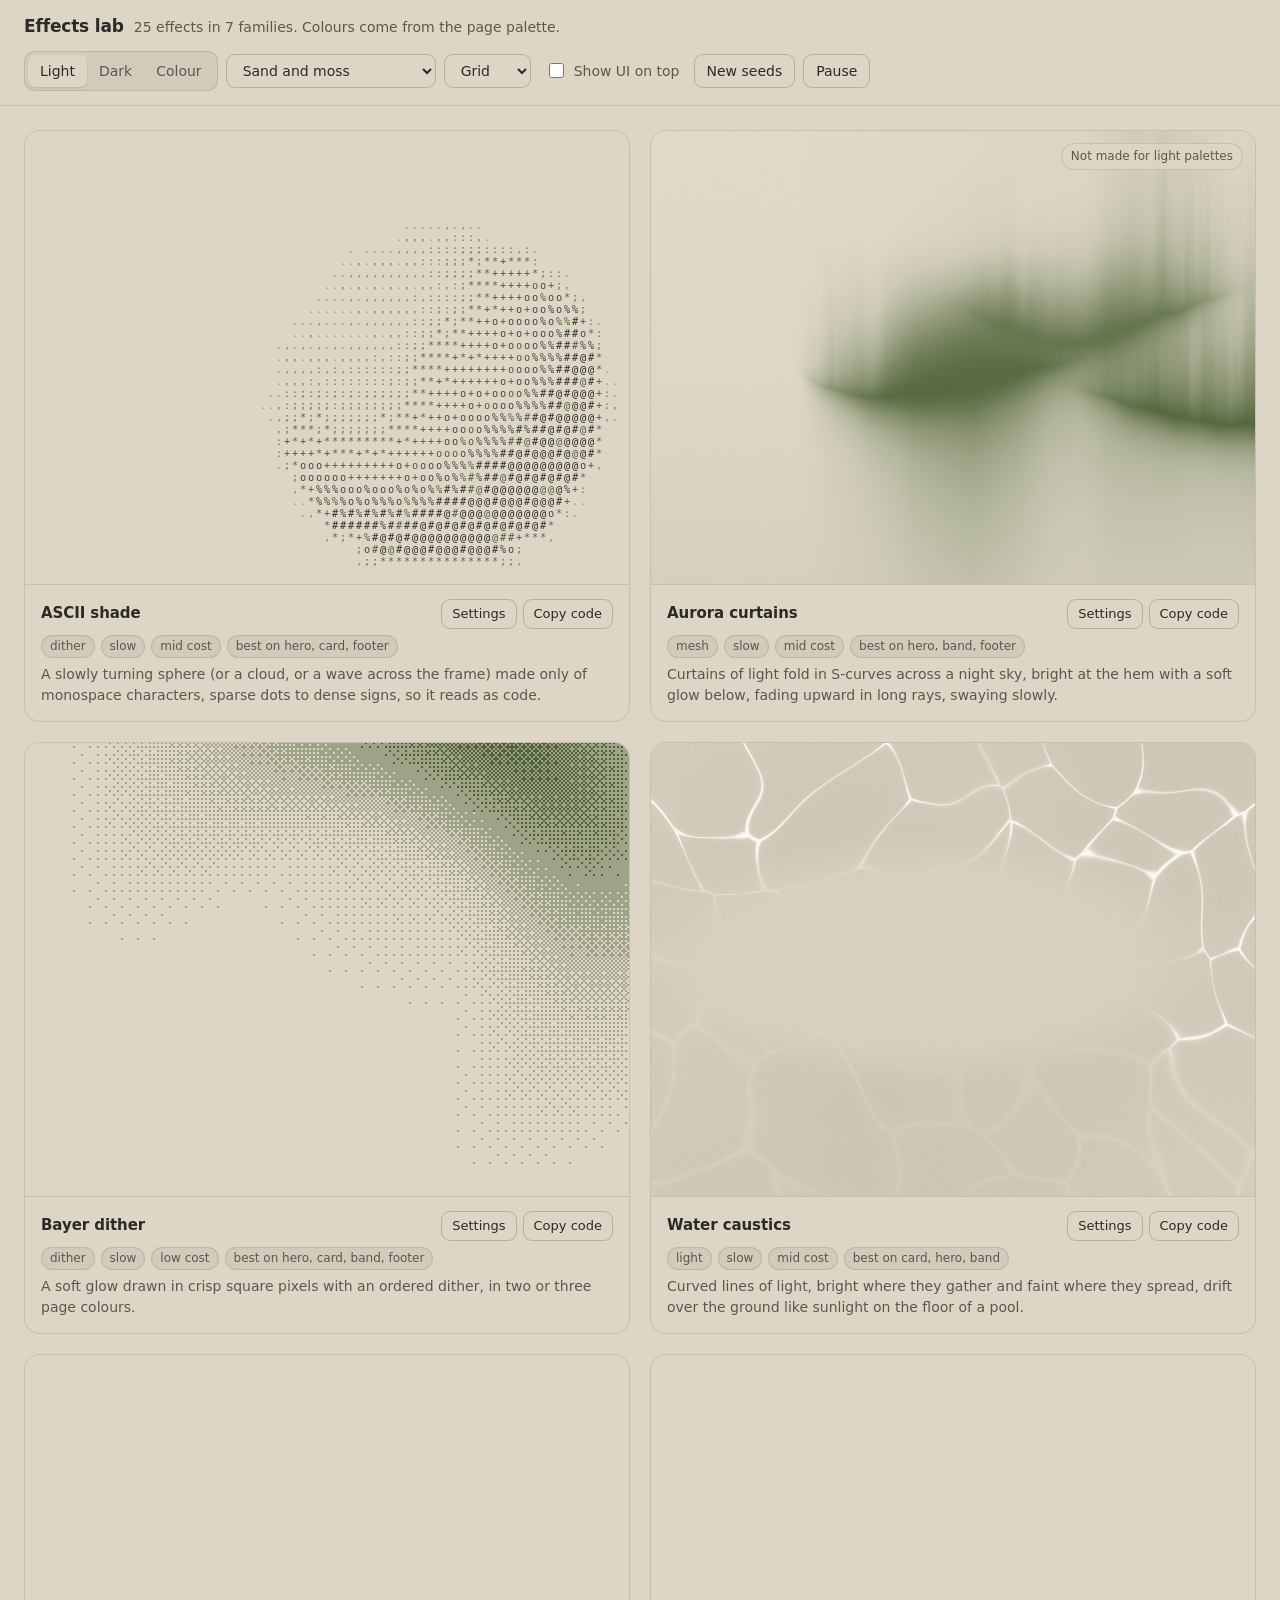
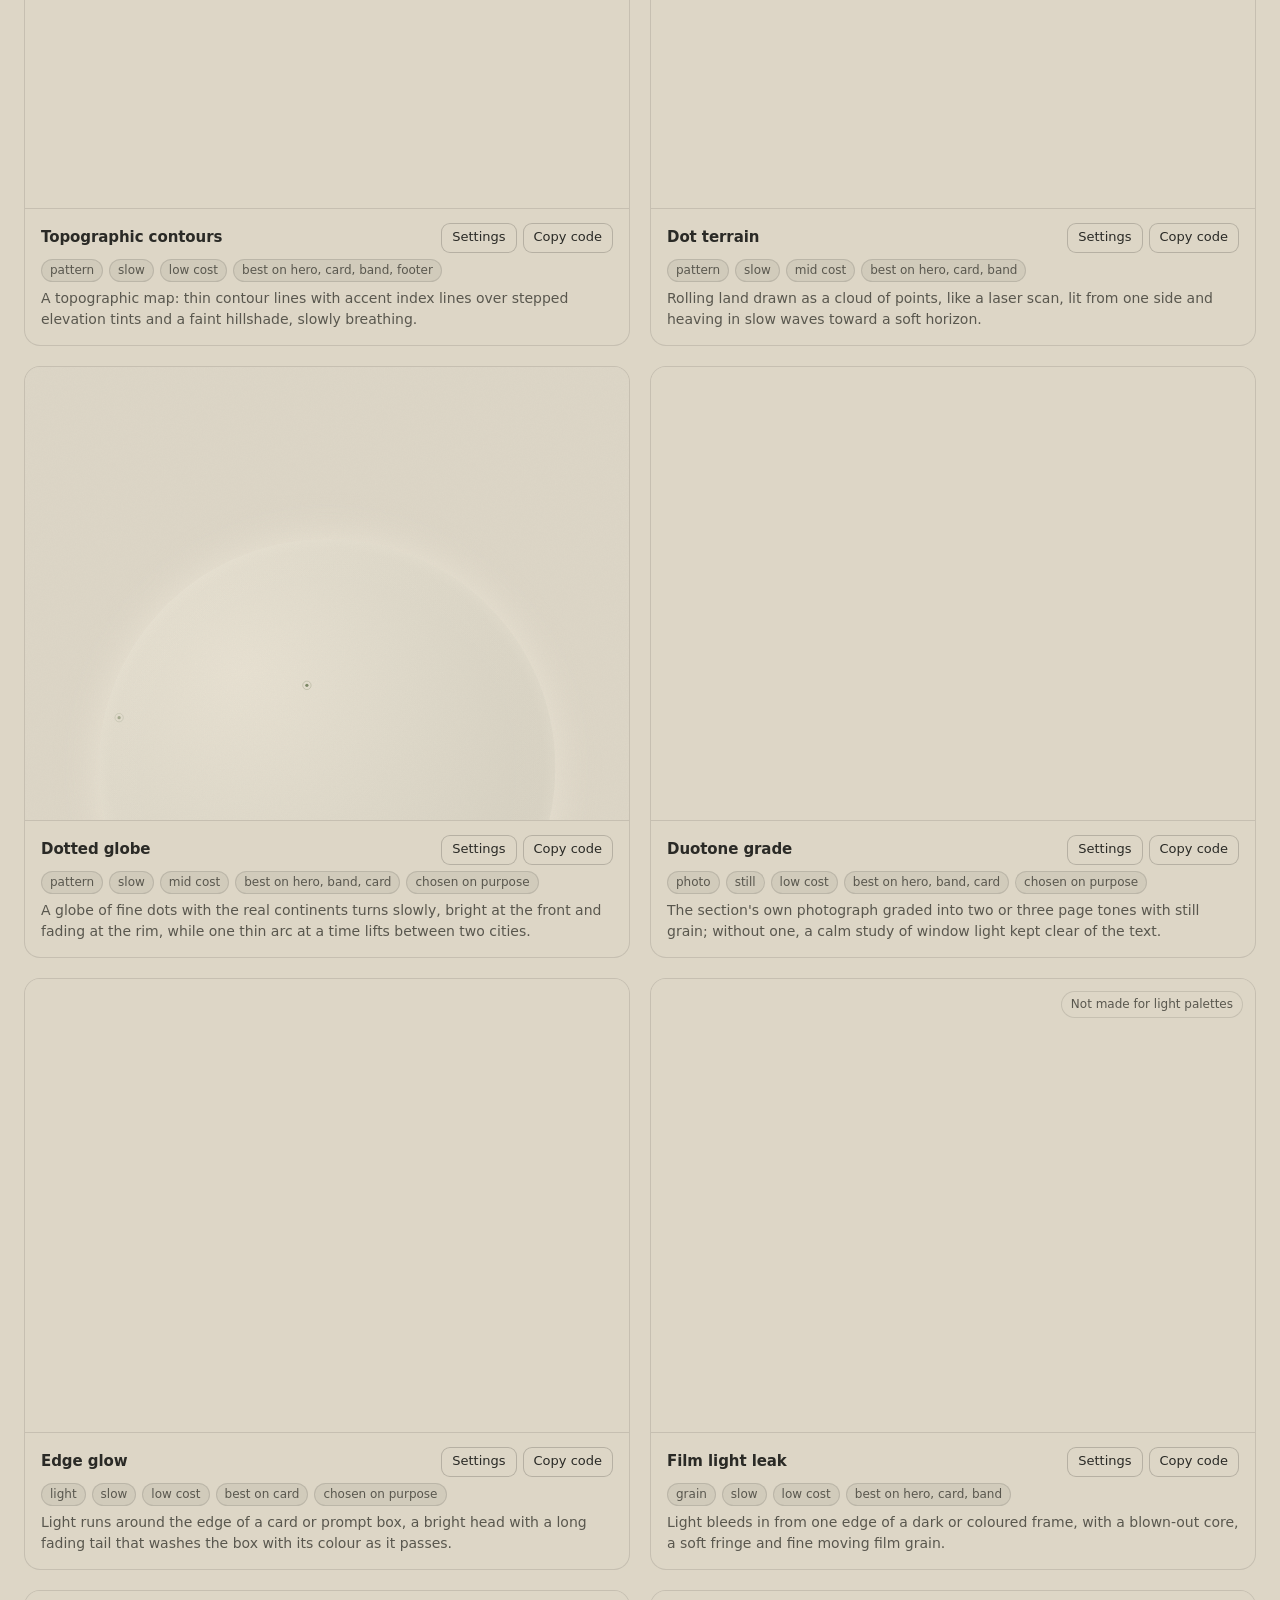
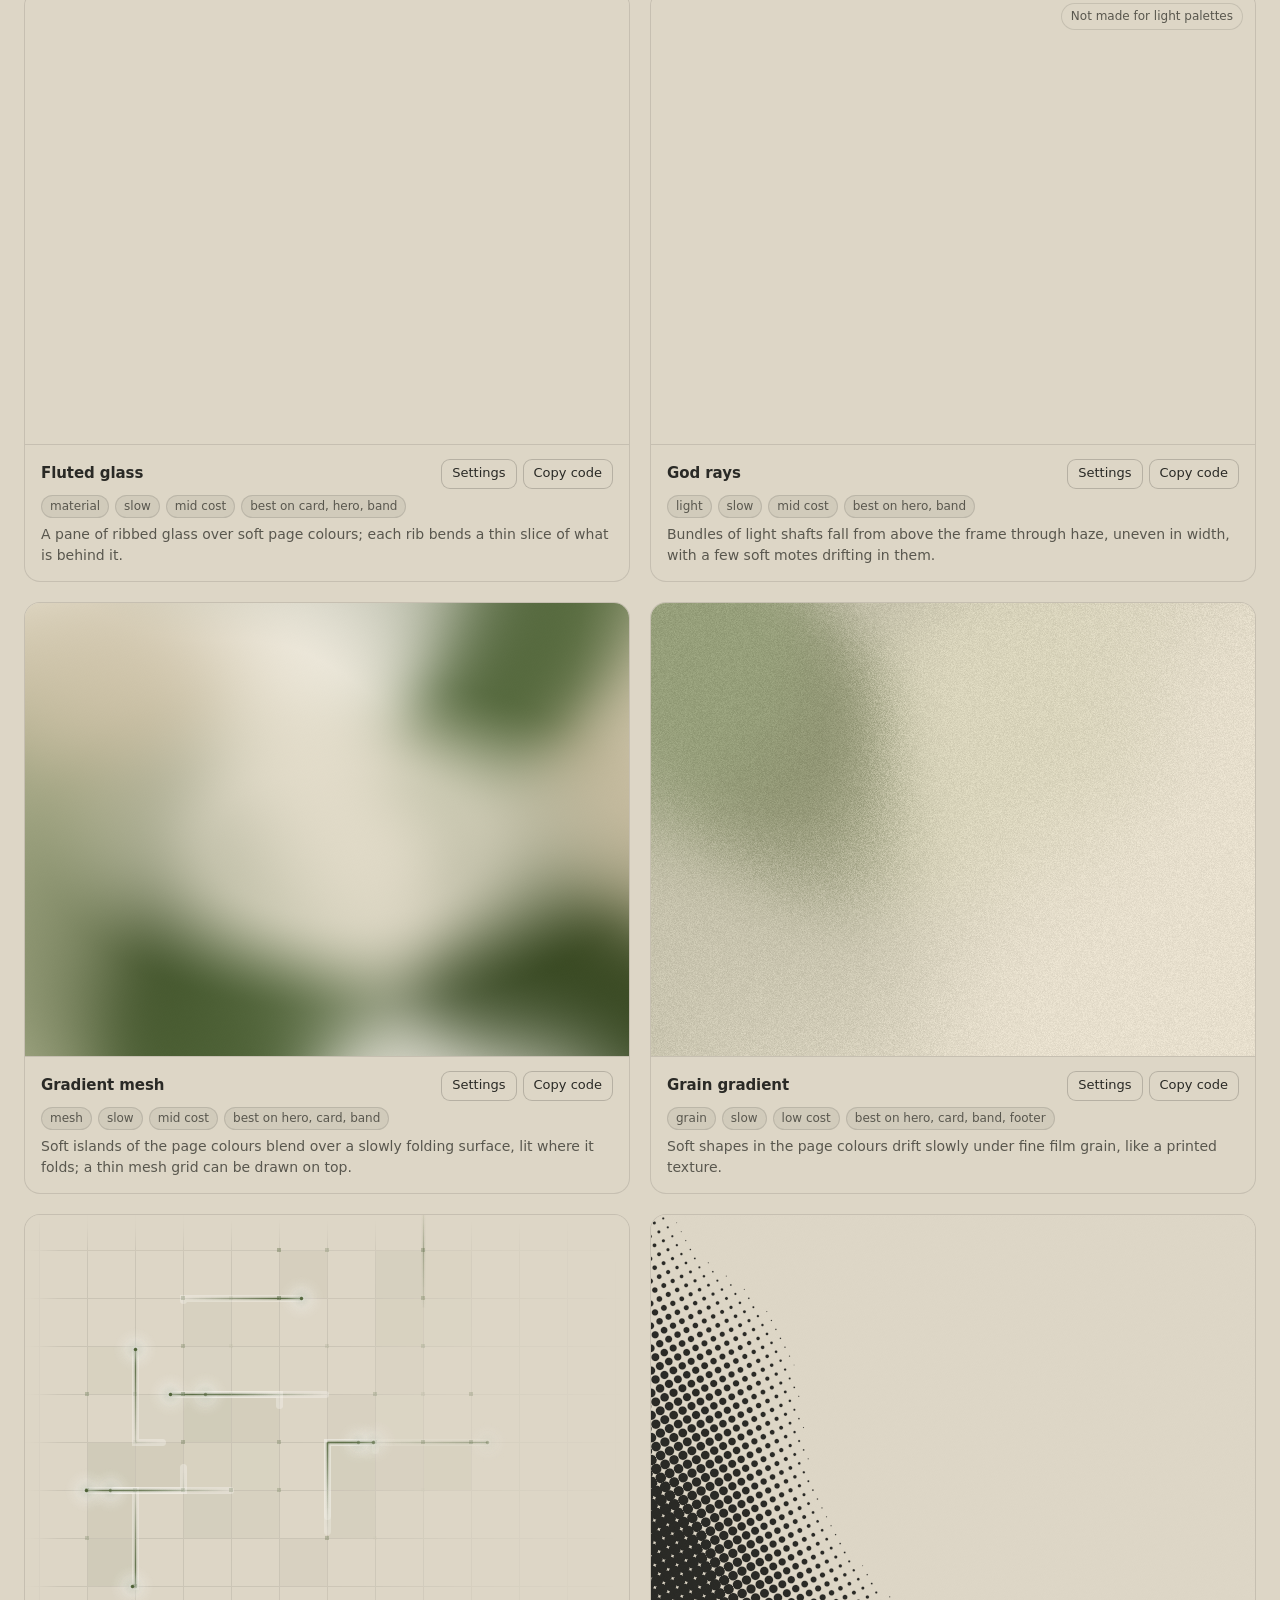
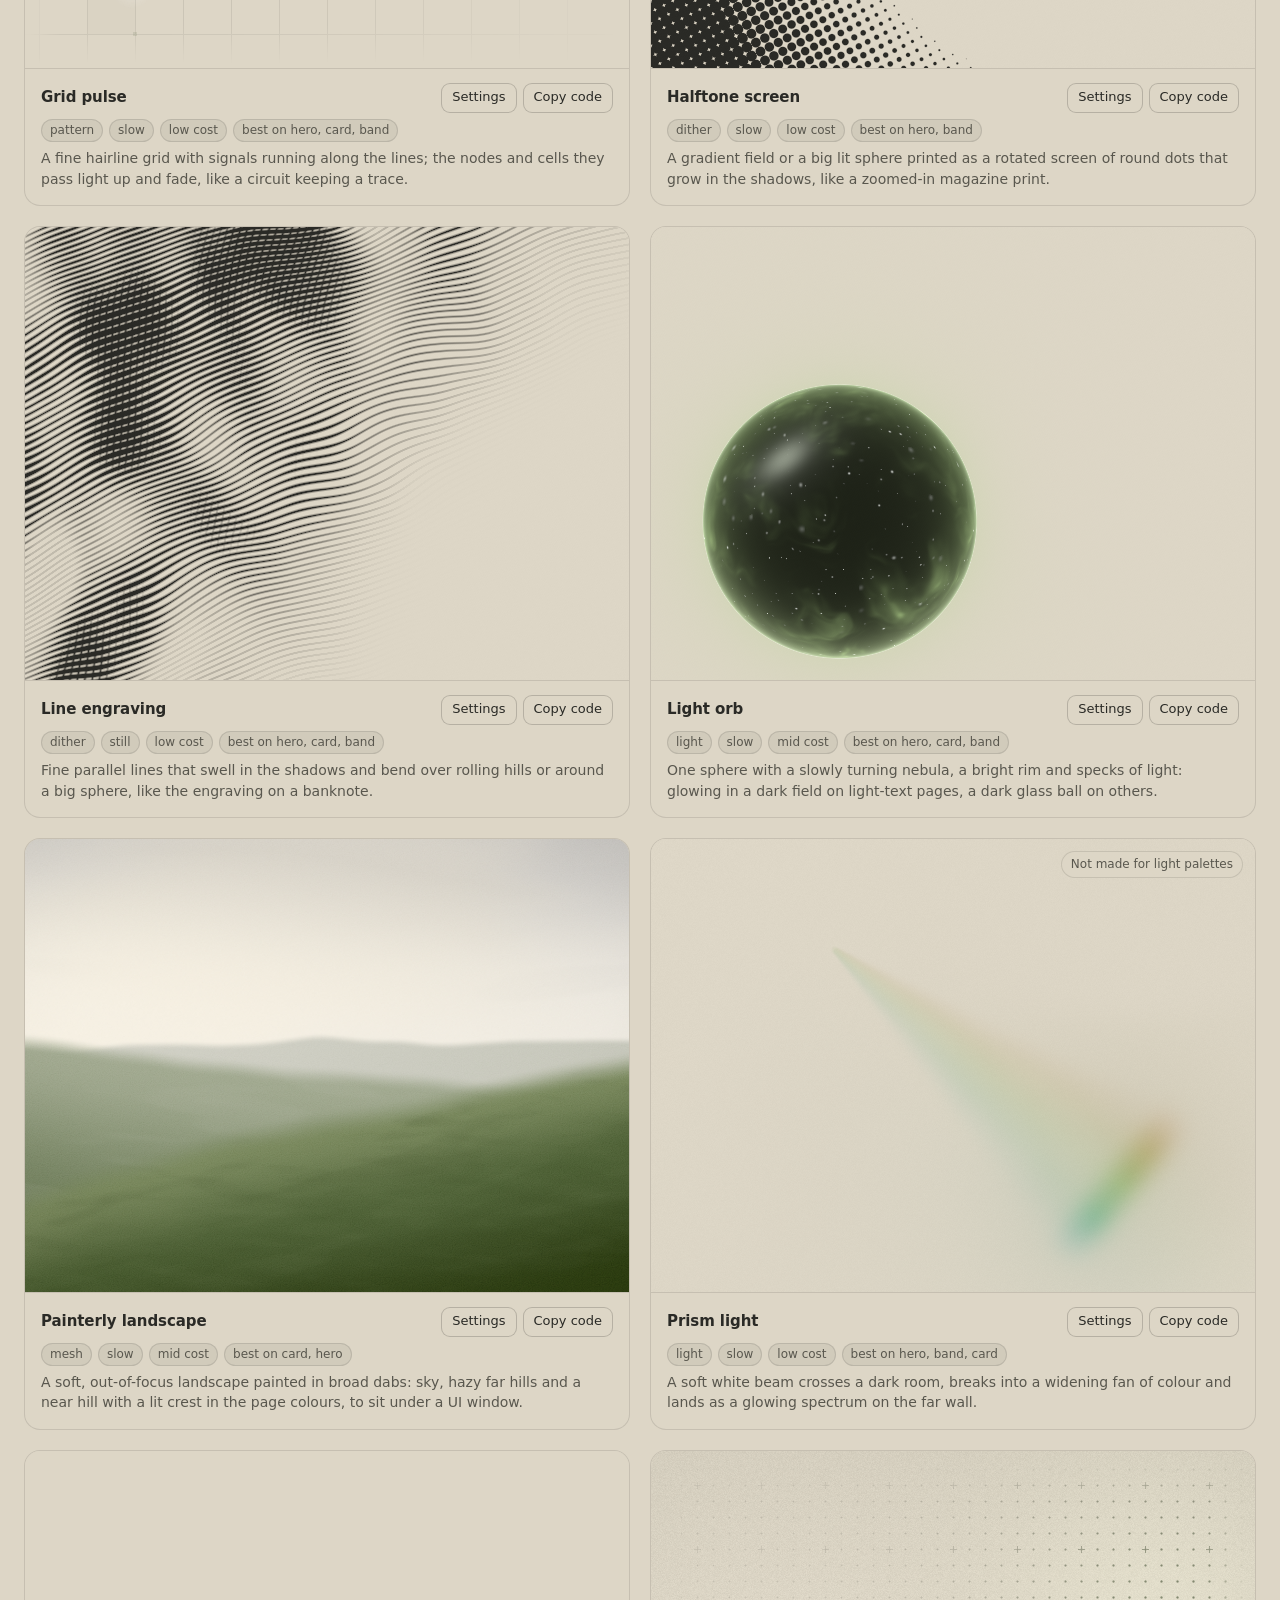
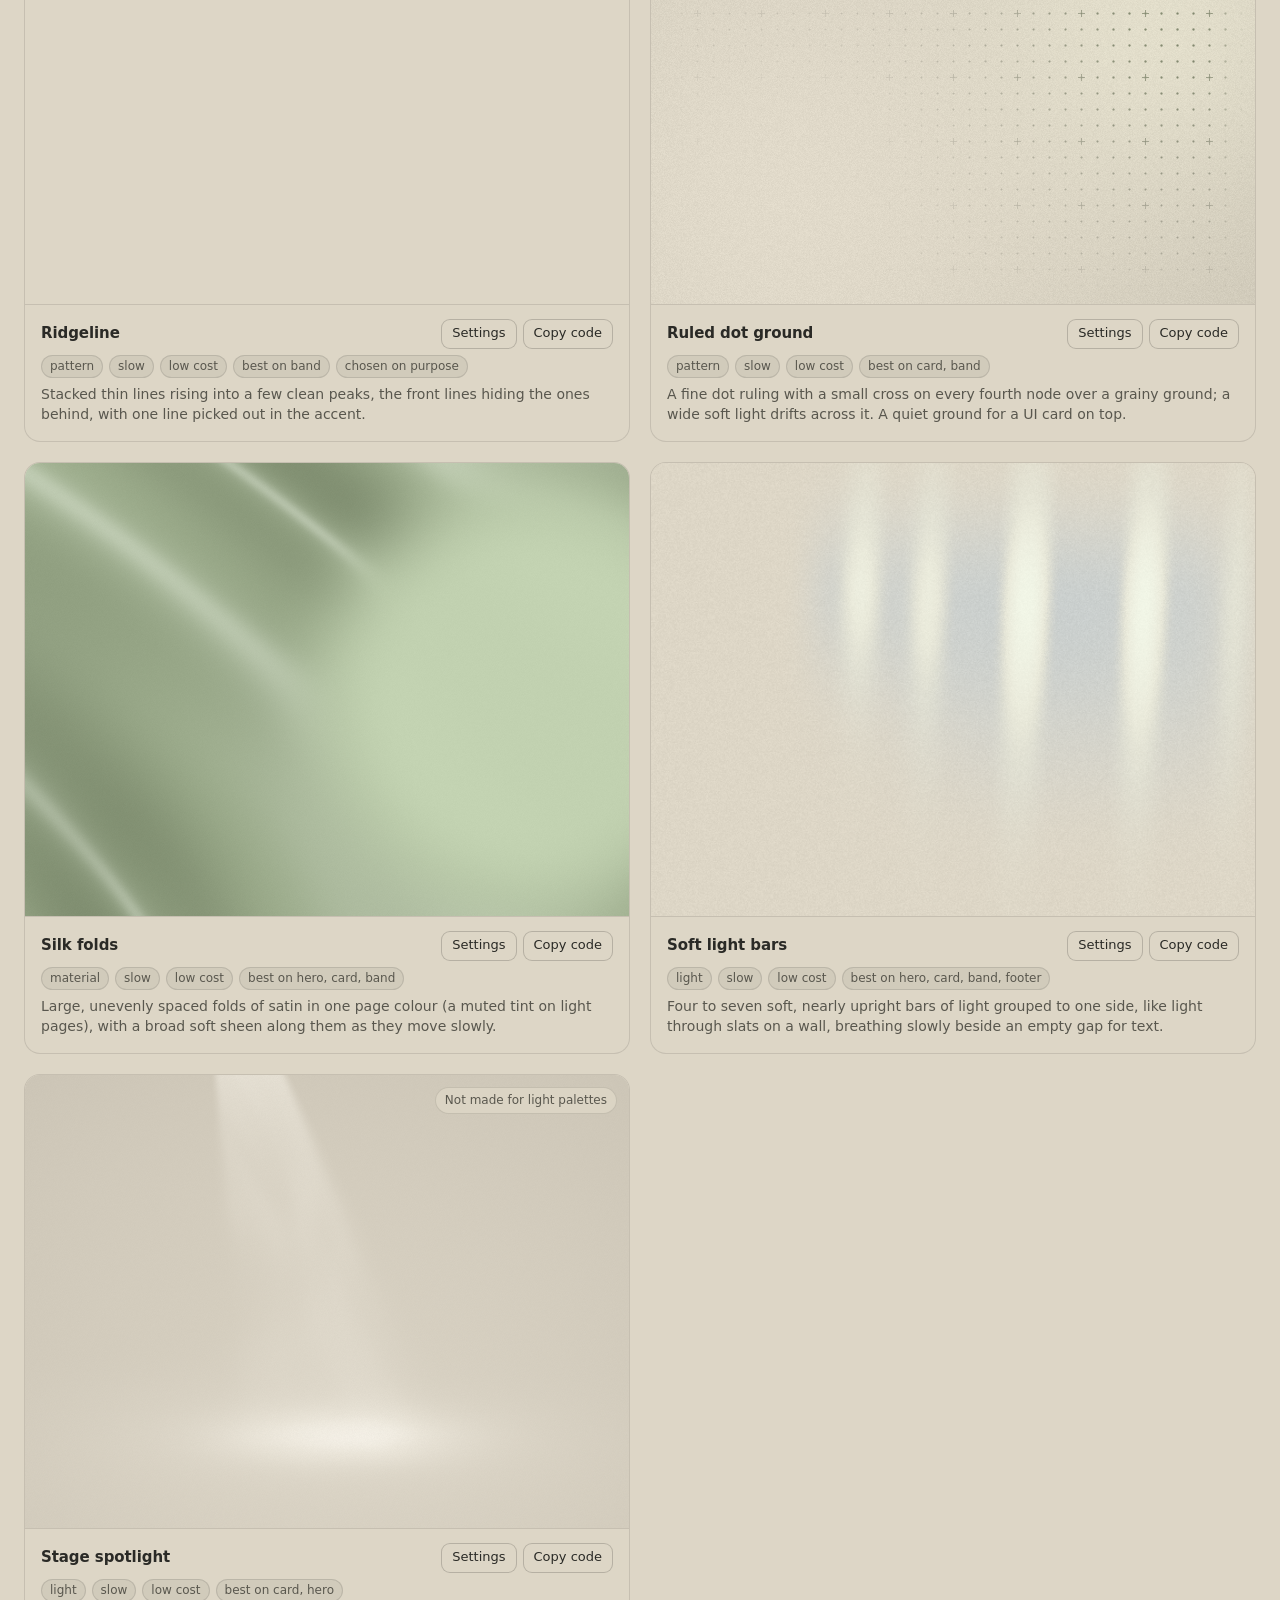
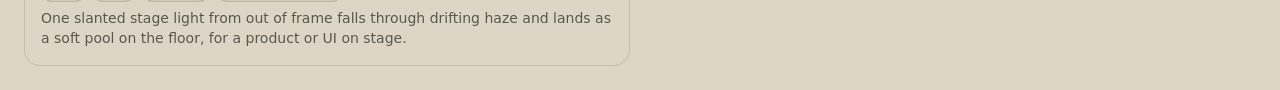
<file: .agents/skills/design-taste-frontend/assets/effects/lab.html>
<!doctype html>
<html lang="en">
<head>
<script>window.__tpGlMax = 16;   /* a gallery shows many live effects at once; a page of a site keeps the default 4 (fx.js) */</script>
<meta charset="utf-8">
<meta name="viewport" content="width=device-width, initial-scale=1">
<title>Effects lab</title>
<link rel="icon" href="data:,">
<style>
  :root {
    --bg: #ddd6c6; --surface: #d2cab8; --ink: #2a2a26; --muted: #59574e; --accent: #4f6238; --accent-ink: #ffffff;
    --line: color-mix(in oklab, var(--ink) 13%, transparent);
    --line-strong: color-mix(in oklab, var(--ink) 22%, transparent);
    --chip: color-mix(in oklab, var(--ink) 6%, var(--bg));
    --radius: 16px;
    color-scheme: light;
  }
  * { box-sizing: border-box; }
  html { -webkit-text-size-adjust: 100%; }
  body {
    margin: 0; background: var(--bg); color: var(--ink);
    font: 14px/1.45 ui-sans-serif, system-ui, -apple-system, "Segoe UI", Roboto, "Helvetica Neue", Arial, sans-serif;
    -webkit-font-smoothing: antialiased;
  }
  button, select, input { font: inherit; color: inherit; }
  .bar {
    position: sticky; top: 0; z-index: 20;
    display: flex; flex-wrap: wrap; align-items: center; justify-content: space-between; gap: 12px 20px;
    padding: 14px 24px; background: color-mix(in oklab, var(--bg) 90%, transparent);
    backdrop-filter: saturate(1.2) blur(14px); -webkit-backdrop-filter: saturate(1.2) blur(14px);
    border-bottom: 1px solid var(--line);
  }
  .title { display: flex; align-items: baseline; gap: 10px; min-width: 0; }
  .title h1 { margin: 0; font-size: 17px; font-weight: 640; letter-spacing: -0.01em; }
  .title p { margin: 0; color: var(--muted); white-space: nowrap; overflow: hidden; text-overflow: ellipsis; }
  .controls { display: flex; flex-wrap: wrap; align-items: center; gap: 8px; }
  .seg { display: inline-flex; padding: 3px; border-radius: 10px; background: var(--chip); border: 1px solid var(--line); }
  .seg button { border: 0; background: transparent; padding: 6px 12px; border-radius: 7px; cursor: pointer; color: var(--muted); }
  .seg button[aria-pressed="true"] { background: var(--bg); color: var(--ink); box-shadow: 0 1px 2px color-mix(in oklab, var(--ink) 14%, transparent); }
  .btn, select {
    height: 34px; padding: 0 12px; border-radius: 9px; border: 1px solid var(--line-strong); background: var(--bg);
    cursor: pointer; display: inline-flex; align-items: center; gap: 6px;
  }
  .btn:hover, select:hover { border-color: color-mix(in oklab, var(--ink) 35%, transparent); }
  .btn.primary { background: var(--ink); color: var(--bg); border-color: var(--ink); }
  label.check { display: inline-flex; align-items: center; gap: 7px; padding: 0 6px; cursor: pointer; color: var(--muted); }
  label.check input { accent-color: var(--accent); width: 15px; height: 15px; }
  select { max-width: 210px; }

  .grid {
    display: grid; gap: 20px; padding: 24px; max-width: 1680px; margin: 0 auto;
    grid-template-columns: repeat(auto-fit, minmax(min(100%, 400px), 1fr));
  }
  body[data-layout="wide"] .grid { grid-template-columns: 1fr; max-width: 1280px; }
  body[data-layout="hero"] .grid { grid-template-columns: 1fr; max-width: none; padding: 0; gap: 0; }
  .tile { border: 1px solid var(--line); border-radius: var(--radius); overflow: hidden; background: var(--bg); display: flex; flex-direction: column; min-width: 0; }
  body[data-layout="hero"] .tile { border-radius: 0; border-width: 0 0 1px; }
  .stage { position: relative; aspect-ratio: 4 / 3; overflow: hidden; }
  body[data-layout="wide"] .stage { aspect-ratio: 16 / 9; }
  body[data-layout="hero"] .stage { aspect-ratio: auto; height: 100vh; min-height: 560px; }
  .stage[data-unfit]::after {
    content: attr(data-unfit); position: absolute; top: 12px; right: 12px; padding: 4px 9px; border-radius: 999px;
    font-size: 12px; background: color-mix(in oklab, var(--bg) 85%, transparent); color: var(--muted); border: 1px solid var(--line);
  }

  /* sample content that sits on the effect */
  .sample { position: absolute; inset: 0; display: none; pointer-events: none; }
  body[data-ui="1"] .sample { display: block; }
  .sample-card {
    position: absolute; left: 22px; bottom: 22px; width: min(232px, calc(100% - 44px));
    display: grid; grid-template-columns: 36px 1fr; gap: 10px; align-items: center;
    padding: 12px 14px 12px 12px; border-radius: 12px; background: var(--surface); color: var(--ink);
    box-shadow: 0 1px 1px color-mix(in oklab, var(--ink) 8%, transparent), 0 10px 30px -12px rgb(0 0 0 / 0.3);
    border: 1px solid color-mix(in oklab, var(--ink) 8%, transparent);
  }
  .sample-card .ic {
    width: 36px; height: 36px; border-radius: 8px; background: var(--bg);
    background-image: radial-gradient(color-mix(in oklab, var(--ink) 55%, transparent) 1.1px, transparent 1.4px);
    background-size: 6px 6px; background-position: 3px 3px; border: 1px solid var(--line);
  }
  .sample-card b { display: block; font-size: 13px; font-weight: 600; }
  .sample-card span { display: block; font-size: 12px; color: var(--muted); font-variant-numeric: tabular-nums; }
  .sample-card .track { grid-column: 1 / -1; height: 4px; border-radius: 4px; background: color-mix(in oklab, var(--ink) 12%, transparent); position: relative; }
  .sample-card .track i { position: absolute; inset: 0 45% 0 0; border-radius: inherit; background: var(--accent); }
  .sample-head { position: absolute; left: 24px; top: 22px; right: 24px; color: var(--ink); }
  .sample-head b { display: block; font-size: clamp(18px, 2.2vw, 30px); font-weight: 640; letter-spacing: -0.02em; line-height: 1.1; max-width: 16ch; }
  .sample-head span { display: block; margin-top: 6px; color: var(--muted); max-width: 34ch; }
  body[data-layout="hero"] .sample-head { left: 48px; top: auto; bottom: 30vh; }
  body[data-layout="hero"] .sample-head b { font-size: clamp(36px, 5vw, 72px); }
  body[data-layout="hero"] .sample-card { left: 48px; bottom: 48px; }

  /* card layout: a feature card with an inset effect panel and a small UI window on it */
  .card-head { display: none; }
  body[data-layout="card"] .grid { grid-template-columns: repeat(auto-fit, minmax(min(100%, 460px), 1fr)); max-width: 1240px; gap: 16px; }
  body[data-layout="card"] .tile { padding: 22px; border: 0; background: color-mix(in oklab, var(--ink) 4.5%, var(--bg)); border-radius: 18px; }
  body[data-layout="card"] .card-head { display: block; }
  .card-head b { display: block; font-size: 15px; font-weight: 620; }
  .card-head p { margin: 4px 0 0; color: var(--muted); max-width: 52ch; }
  body[data-layout="card"] .stage { margin-top: 18px; border-radius: 12px; aspect-ratio: 16 / 10; }
  body[data-layout="card"] .info { display: none; }
  body[data-layout="card"] .sample { display: block; }
  body[data-layout="card"] .sample-head, body[data-layout="card"] .sample-card { display: none; }
  .window { display: none; }
  body[data-layout="card"] .window {
    display: block; position: absolute; left: 50%; top: 54%; transform: translate(-50%, -50%); width: 64%;
    border-radius: 10px; background: var(--surface); color: var(--ink);
    box-shadow: 0 1px 0 color-mix(in oklab, var(--ink) 6%, transparent), 0 18px 40px -16px rgb(0 0 0 / 0.35);
    border: 1px solid color-mix(in oklab, var(--ink) 10%, transparent); overflow: hidden; font-size: 12px;
  }
  .window .wbar { display: flex; align-items: center; gap: 5px; padding: 8px 10px; border-bottom: 1px solid var(--line); }
  .window .wbar i { width: 7px; height: 7px; border-radius: 50%; background: color-mix(in oklab, var(--ink) 22%, transparent); }
  .window .wbar span { margin-left: 8px; color: var(--muted); }
  .window .wbody { padding: 12px 12px 14px; display: grid; gap: 8px; }
  .window .wrow { display: flex; align-items: center; justify-content: space-between; gap: 10px; }
  .window .wrow em { font-style: normal; color: var(--muted); font-variant-numeric: tabular-nums; }
  .window .wbtn { justify-self: start; margin-top: 2px; padding: 5px 10px; border-radius: 7px; background: var(--accent); color: var(--accent-ink); font-weight: 600; }
  .info { padding: 14px 16px 16px; display: grid; gap: 4px; border-top: 1px solid var(--line); }
  body[data-layout="hero"] .info { display: none; }
  .info-top { display: flex; align-items: center; justify-content: space-between; gap: 12px; }
  .info h2 { margin: 0; font-size: 15px; font-weight: 620; letter-spacing: -0.005em; }
  .tags { display: flex; flex-wrap: wrap; gap: 6px; margin: 2px 0 2px; }
  .tags span { font-size: 12px; padding: 2px 8px; border-radius: 999px; background: var(--chip); color: var(--muted); border: 1px solid var(--line); }
  .look { margin: 0; color: var(--muted); }
  .actions { display: flex; gap: 6px; flex: none; }
  .actions .btn { height: 30px; padding: 0 10px; font-size: 13px; }

  .params { display: none; padding: 4px 16px 16px; gap: 10px 18px; grid-template-columns: repeat(auto-fill, minmax(170px, 1fr)); }
  .tile.open .params { display: grid; }
  .param { display: grid; gap: 4px; }
  .param label { display: flex; justify-content: space-between; font-size: 12px; color: var(--muted); }
  .param output { color: var(--ink); font-variant-numeric: tabular-nums; }
  .param input[type=range] { width: 100%; accent-color: var(--ink); margin: 0; }
  .params .row { grid-column: 1 / -1; display: flex; gap: 8px; align-items: center; }
  .params .row input { width: 90px; height: 30px; border-radius: 8px; border: 1px solid var(--line-strong); background: var(--bg); padding: 0 8px; }

  .empty { padding: 80px 24px; text-align: center; color: var(--muted); }
  .toast {
    position: fixed; left: 50%; bottom: 24px; transform: translate(-50%, 20px); opacity: 0; pointer-events: none;
    background: var(--ink); color: var(--bg); padding: 9px 14px; border-radius: 10px; transition: .25s ease; z-index: 30;
  }
  .toast.on { opacity: 1; transform: translate(-50%, 0); }
  @media (max-width: 640px) {
    .bar { padding: 12px 16px; }
    .grid { padding: 16px; gap: 16px; }
    .title p { display: none; }
  }
</style>
</head>
<body data-layout="grid">
<header class="bar">
  <div class="title">
    <h1>Effects lab</h1>
    <p id="count"></p>
  </div>
  <div class="controls">
    <div class="seg" role="group" aria-label="Palette type">
      <button type="button" data-kind="light">Light</button>
      <button type="button" data-kind="dark">Dark</button>
      <button type="button" data-kind="colour">Colour</button>
    </div>
    <select id="pal" aria-label="Palette"></select>
    <select id="layout" aria-label="Layout"><option value="grid">Grid</option><option value="card">Cards</option><option value="wide">Wide</option><option value="hero">Hero</option></select>
    <label class="check"><input type="checkbox" id="ui"> Show UI on top</label>
    <button type="button" class="btn" id="reseed">New seeds</button>
    <button type="button" class="btn" id="pause">Pause</button>
  </div>
</header>
<main class="grid" id="grid"></main>
<div class="toast" id="toast" role="status"></div>
<script id="palettes" type="application/json">[{"id":"white-link-blue","name":"Sheet and biro","bg":"#ffffff","surface":"#f4f4f4","ink":"#111111","muted":"#6b6b6b","accent":"#1a4be0","accentInk":"#ffffff"},{"id":"cool-white-slate","name":"Frost and slate","bg":"#f7f9fa","surface":"#ecf0f2","ink":"#1f3038","muted":"#5d6b72","accent":"#0d7480","accentInk":"#ffffff"},{"id":"rose-grey-green","name":"Rose grey, green","bg":"#ebe5e3","surface":"#e1dad7","ink":"#2b2622","muted":"#6a615d","accent":"#0f7d45","accentInk":"#ffffff"},{"id":"paper-grey-brass","name":"Newsprint and brass","bg":"#e8e8e3","surface":"#dcdcd6","ink":"#181715","muted":"#63625c","accent":"#bfb21a","accentInk":"#181715"},{"id":"stone-blueprint","name":"Stone and blueprint","bg":"#dfdedb","surface":"#d3d2ce","ink":"#26251e","muted":"#5f5d55","accent":"#2456d6","accentInk":"#ffffff"},{"id":"white-navy-tab","name":"Navy on white","bg":"#ffffff","surface":"#f4f4f2","ink":"#1f2b4d","muted":"#6a7186","accent":"#f7941d","accentInk":"#1f2b4d"},{"id":"three-stones","name":"Three stones","bg":"#eeecea","surface":"#e4e1dd","ink":"#333231","muted":"#6b6763","accent":"#5c6b54","accentInk":"#ffffff"},{"id":"putty-black-teal","name":"Putty and black","bg":"#dedad3","surface":"#d3cec6","ink":"#0a0a0a","muted":"#5c5852","accent":"#256f82","accentInk":"#ffffff"},{"id":"moss-sand","name":"Sand and moss","bg":"#ddd6c6","surface":"#d2cab8","ink":"#2a2a26","muted":"#59574e","accent":"#4f6238","accentInk":"#ffffff"},{"id":"green-mat-chocolate","name":"Bone, green, chocolate","bg":"#e5e1d8","surface":"#dad5ca","ink":"#2a1d17","muted":"#6b5b51","accent":"#456f3a","accentInk":"#ffffff"},{"id":"lunar-grey-bronze","name":"Lunar and bronze","bg":"#111111","surface":"#1c1c1c","ink":"#f2f2f2","muted":"#8f8f8f","accent":"#a08672","accentInk":"#111111"},{"id":"blue-black-cornflower","name":"Night and sky blue","bg":"#0a0d14","surface":"#131824","ink":"#e9edf3","muted":"#8891a1","accent":"#5ab9fc","accentInk":"#0a0d14"},{"id":"green-black-bone","name":"Green-black and bone","bg":"#161c1a","surface":"#1f2725","ink":"#e3e2da","muted":"#8e948d","accent":"#9fc7b8","accentInk":"#161c1a"},{"id":"black-crimson","name":"Black and crimson","bg":"#0a0a0a","surface":"#151515","ink":"#efefef","muted":"#8c8c8c","accent":"#b11226","accentInk":"#ffffff"},{"id":"forest-pale-lime","name":"Forest and lime","bg":"#0f1f10","surface":"#162a17","ink":"#ffffff","muted":"#9aa39a","accent":"#c6f19d","accentInk":"#0f1f10"},{"id":"charcoal-room-sage","name":"Charcoal and sage","bg":"#1c1c1c","surface":"#262626","ink":"#f1f1ef","muted":"#9a9b96","accent":"#8fa68e","accentInk":"#1c1c1c"},{"id":"warm-black-gold","name":"Warm black, gold","bg":"#0c0a08","surface":"#181512","ink":"#ffffff","muted":"#8f8a84","accent":"#c9a45a","accentInk":"#0c0a08"},{"id":"graphite-safety-orange","name":"Graphite and orange","bg":"#18191b","surface":"#222427","ink":"#eff0f1","muted":"#9c9ea3","accent":"#ff4a1f","accentInk":"#18191b"},{"id":"soot-pale-lime","name":"Soot and lime","bg":"#0f0f0f","surface":"#1a1a1a","ink":"#ffffff","muted":"#8f8f8f","accent":"#dafa9c","accentInk":"#0f0f0f"},{"id":"plum-black-pink","name":"Plum-black and pink","bg":"#0d060b","surface":"#1b0e17","ink":"#ffffff","muted":"#9a8f97","accent":"#ff488b","accentInk":"#0d060b"},{"id":"white-signal-red","name":"Signal red, white","bg":"#ffffff","surface":"#f2f2f2","ink":"#0a0a0a","muted":"#6b6b6b","accent":"#d92b21","accentInk":"#ffffff"},{"id":"white-mint-tiles","name":"Greys and mint","bg":"#ffffff","surface":"#f3f3f3","ink":"#232323","muted":"#6e6e6e","accent":"#a1ffcb","accentInk":"#232323"},{"id":"cool-grey-cobalt","name":"Cool grey, cobalt","bg":"#eef0f3","surface":"#e2e5ea","ink":"#0b0c0e","muted":"#5d6470","accent":"#1f2de6","accentInk":"#ffffff"},{"id":"offwhite-bottle-yellow","name":"Bottle ink, yellow","bg":"#f7f7f7","surface":"#ebebeb","ink":"#0d2a1c","muted":"#5f6b64","accent":"#f6e016","accentInk":"#0d2a1c"},{"id":"teal-on-paper","name":"Teal on paper","bg":"#f7f9f8","surface":"#ebf0ee","ink":"#06525c","muted":"#2f737d","accent":"#06525c","accentInk":"#f7f9f8"},{"id":"navy-pink","name":"Navy and pink","bg":"#1a2039","surface":"#212846","ink":"#f9a3c0","muted":"#b9879c","accent":"#f9a3c0","accentInk":"#1a2039"},{"id":"blush-aubergine","name":"Blush and aubergine","bg":"#edccbe","surface":"#e8c2b2","ink":"#351a2b","muted":"#6c4857","accent":"#351a2b","accentInk":"#edccbe"},{"id":"cobalt-on-sand","name":"Cobalt on sand","bg":"#e6dbc7","surface":"#ddd0b9","ink":"#062b8a","muted":"#3a5aa8","accent":"#062b8a","accentInk":"#e6dbc7"},{"id":"oxblood-grey","name":"Oxblood and grey","bg":"#e2e2e2","surface":"#d6d6d6","ink":"#7d0c14","muted":"#7a4a4e","accent":"#7d0c14","accentInk":"#e2e2e2"},{"id":"olive-on-bone","name":"Olive on bone","bg":"#ecebe7","surface":"#e1dfd9","ink":"#38450f","muted":"#5d683a","accent":"#38450f","accentInk":"#ecebe7"},{"id":"burgundy-bubblegum","name":"Burgundy and bubblegum","bg":"#3d0012","surface":"#4d0519","ink":"#ff99d3","muted":"#c77aa0","accent":"#ff99d3","accentInk":"#3d0012"},{"id":"bottle-green-gold","name":"Bottle green, gold","bg":"#133621","surface":"#1a4429","ink":"#f4d96c","muted":"#b3a55e","accent":"#f4d96c","accentInk":"#133621"},{"id":"cobalt-field","name":"Cobalt field","bg":"#0034eb","surface":"#002fd6","ink":"#ffffff","muted":"#dfe4f2","accent":"#e9e34a","accentInk":"#111111"},{"id":"mustard-field","name":"Mustard and black","bg":"#e1ac10","surface":"#cd9d0f","ink":"#0b0b0b","muted":"#4d3d0a","accent":"#24338f","accentInk":"#ffffff"},{"id":"carmine-field","name":"Carmine field","bg":"#9c1220","surface":"#8a101c","ink":"#ffffff","muted":"#f0b9bd","accent":"#ffd9dc","accentInk":"#9c1220"},{"id":"pink-field-lime","name":"Bubblegum and lime","bg":"#ff87ab","surface":"#ff739d","ink":"#0a0a0a","muted":"#6b1f3a","accent":"#def915","accentInk":"#0a0a0a"},{"id":"sky-field-navy","name":"Sky and navy","bg":"#6bb4ee","surface":"#7dbdf0","ink":"#0e1822","muted":"#1b3d5c","accent":"#ff5a1f","accentInk":"#0e1822"},{"id":"orange-field-black","name":"Orange and black","bg":"#ff7a1f","surface":"#ff8633","ink":"#050f16","muted":"#5a2306","accent":"#050f16","accentInk":"#ff7a1f"},{"id":"tobacco-olive","name":"Tobacco and olive","bg":"#472913","surface":"#55321a","ink":"#e4e0cf","muted":"#b39f84","accent":"#525e1b","accentInk":"#e4e0cf"},{"id":"poster-chapters","name":"Poster chapters","bg":"#e6e0d2","surface":"#dcd5c5","ink":"#1a1a1a","muted":"#5f5b52","accent":"#18bc42","accentInk":"#1a1a1a"},{"id":"blue-red-black","name":"Blue, red, black","bg":"#ffffff","surface":"#f3f3f3","ink":"#0a0a0a","muted":"#6b6b6b","accent":"#1f30e0","accentInk":"#ffffff"},{"id":"charcoal-primaries","name":"Charcoal and primaries","bg":"#191919","surface":"#242424","ink":"#ffffff","muted":"#9a9a9a","accent":"#0c7866","accentInk":"#ffffff"},{"id":"ultramarine-yellow","name":"Ultramarine and yellow","bg":"#1423b8","surface":"#1220a6","ink":"#ffffff","muted":"#e4e2d6","accent":"#1fc27a","accentInk":"#0a0a0a"},{"id":"candy-chapters","name":"Candy chapters","bg":"#ffd249","surface":"#f5c63c","ink":"#0a0a0a","muted":"#5e4a0a","accent":"#f53fd6","accentInk":"#0a0a0a"},{"id":"orange-sky-lime","name":"Orange, sky, lime","bg":"#ff8126","surface":"#ff8d3a","ink":"#111111","muted":"#5c2a05","accent":"#de194b","accentInk":"#ffffff"},{"id":"post-red-mustard","name":"Post red, mustard","bg":"#e2dccf","surface":"#d7d0c1","ink":"#2a1110","muted":"#6b524c","accent":"#4a6f84","accentInk":"#ffffff"},{"id":"mint-orange-grey","name":"Grey, mint, orange","bg":"#ffffff","surface":"#f5f5f5","ink":"#000000","muted":"#666666","accent":"#a7ff9c","accentInk":"#000000"},{"id":"report-blocks","name":"Report blocks","bg":"#ffffff","surface":"#f6f6f6","ink":"#000000","muted":"#5f5f5f","accent":"#fe7141","accentInk":"#000000"},{"id":"card-pastels","name":"Card pastels","bg":"#f7f7f5","surface":"#ebebe8","ink":"#000000","muted":"#666662","accent":"#d0106f","accentInk":"#ffffff"},{"id":"mint-pink-accounts","name":"Mint and pink","bg":"#f8f8f8","surface":"#eeeeee","ink":"#0a0a0a","muted":"#6a6a6a","accent":"#1f6b3a","accentInk":"#ffffff"},{"id":"swap-pastels","name":"Swapping pastels","bg":"#c3d7e5","surface":"#d0e0eb","ink":"#141414","muted":"#4a5068","accent":"#0f5257","accentInk":"#ffffff"},{"id":"blush-sage-slate","name":"Blush, sage, slate","bg":"#a6b3bc","surface":"#b2bdc5","ink":"#1c1c1c","muted":"#38424a","accent":"#2c3620","accentInk":"#e3e2da"},{"id":"candy-on-black","name":"Candy on black","bg":"#000000","surface":"#0d0d0d","ink":"#ffffff","muted":"#999999","accent":"#93f1f7","accentInk":"#000000"},{"id":"sky-sand","name":"Sky and sand","bg":"#cbe4f2","surface":"#bcdcee","ink":"#0a0a0a","muted":"#44606e","accent":"#b0298f","accentInk":"#ffffff"},{"id":"studio-grey","name":"Studio grey","bg":"#a8a8aa","surface":"#b4b4b6","ink":"#0e0e0e","muted":"#3a3a3c","accent":"#1f5c49","accentInk":"#ffffff"},{"id":"walnut-tan","name":"Walnut and tan","bg":"#2b2216","surface":"#382d1e","ink":"#e4e2da","muted":"#a39a8b","accent":"#bda38b","accentInk":"#2b2216"}]</script>
<script id="presets" type="application/json">{"light":"moss-sand","dark":"blue-black-cornflower","colour":"cobalt-field"}</script>
<script type="module">
  import fx from './fx.js';

  const q = new URLSearchParams(location.search);
  const PALETTES = JSON.parse(document.getElementById('palettes').textContent);
  const PRESETS = JSON.parse(document.getElementById('presets').textContent);
  const byId = Object.fromEntries(PALETTES.map(p => [p.id, p]));
  const $ = s => document.querySelector(s);
  const grid = $('#grid');

  if (q.has('fallback')) fx.config.forceFallback = true;
  if (q.has('webgl1')) fx.config.forceWebGL1 = true;
  if (q.has('time')) fx.setClock(+q.get('time'));
  document.body.dataset.layout = ['wide', 'hero', 'card'].includes(q.get('layout')) ? q.get('layout') : 'grid';
  $('#layout').value = document.body.dataset.layout;
  $('#layout').addEventListener('change', e => { document.body.dataset.layout = e.target.value; syncUrl(); });
  document.body.dataset.ui = q.get('ui') === '1' ? '1' : '0';
  $('#ui').checked = document.body.dataset.ui === '1';

  let palette = pickPalette(q.get('palette') || 'light');
  let paused = false;
  const tiles = [];

  function pickPalette(key) {
    const id = PRESETS[key] || key;
    return byId[id] || byId[PRESETS.light] || PALETTES[0];
  }
  function applyPalette(p) {
    const r = document.documentElement.style;
    r.setProperty('--bg', p.bg); r.setProperty('--surface', p.surface); r.setProperty('--ink', p.ink);
    r.setProperty('--muted', p.muted); r.setProperty('--accent', p.accent); r.setProperty('--accent-ink', p.accentInk);
    document.documentElement.style.colorScheme = fx.paletteKind(p) === 'light' ? 'light' : 'dark';
    const kind = fx.paletteKind(p);
    for (const b of document.querySelectorAll('.seg button')) b.setAttribute('aria-pressed', String(PRESETS[b.dataset.kind] === p.id));
    $('#pal').value = p.id;
    for (const t of tiles) {
      const fits = t.meta.palettes.includes(kind);
      if (fits) t.stage.removeAttribute('data-unfit'); else t.stage.setAttribute('data-unfit', `Not made for ${kind} palettes`);
      t.ctrl?.setPalette(fx.normalizePalette(p));
    }
  }
  function toast(msg) {
    const el = $('#toast'); el.textContent = msg; el.classList.add('on');
    clearTimeout(toast.t); toast.t = setTimeout(() => el.classList.remove('on'), 1600);
  }
  const fmt = (v, d) => (d.step && d.step >= 1 ? String(Math.round(v)) : (+v).toFixed(2));

  function snippet(t) {
    const p = t.ctrl.params, d = t.meta.params || {};
    const changed = Object.fromEntries(Object.entries(p).filter(([k, v]) => d[k] && v !== d[k].default));
    const attrs = [`data-fx="${t.meta.id}"`, `data-fx-seed="${t.ctrl.seed}"`];
    if (Object.keys(changed).length) attrs.push(`data-fx-params='${JSON.stringify(changed)}'`);
    return `<div ${attrs.join(' ')}></div>`;
  }

  function buildTile(meta, i) {
    const tile = document.createElement('article');
    tile.className = 'tile';
    tile.dataset.id = meta.id;
    tile.innerHTML = `
      <div class="card-head"><b></b><p></p></div>
      <div class="stage">
        <div class="sample" aria-hidden="true">
          <div class="window"><div class="wbar"><i></i><i></i><i></i><span>Settings</span></div>
            <div class="wbody"><div class="wrow"><span>Grain</span><em>0.60</em></div><div class="wrow"><span>Speed</span><em>0.50</em></div><span class="wbtn">Apply</span></div></div>
          <div class="sample-head"><b>A headline sits here</b><span>Secondary text, to check contrast on the effect.</span></div>
          <div class="sample-card"><div class="ic"></div><div><b></b><span></span></div><div class="track"><i></i></div></div>
        </div>
      </div>
      <div class="info">
        <div class="info-top">
          <h2></h2>
          <div class="actions">
            <button type="button" class="btn" data-act="params" aria-expanded="false">Settings</button>
            <button type="button" class="btn" data-act="copy">Copy code</button>
          </div>
        </div>
        <div class="tags"></div>
        <p class="look"></p>
      </div>
      <div class="params"></div>`;
    tile.querySelector('h2').textContent = meta.name;
    tile.querySelector('.card-head b').textContent = meta.name;
    tile.querySelector('.card-head p').textContent = meta.look;
    tile.querySelector('.window .wbar span').textContent = meta.name;
    const wk = Object.keys(meta.params || {}).slice(0, 2);
    tile.querySelectorAll('.window .wrow').forEach((row, n) => {
      const k = wk[n];
      if (!k) { row.remove(); return; }
      row.querySelector('span').textContent = k[0].toUpperCase() + k.slice(1);
      row.querySelector('em').textContent = fmt(meta.params[k].default, meta.params[k]);
    });
    tile.querySelector('.look').textContent = meta.look;
    tile.querySelector('.sample-card b').textContent = meta.name;
    const keys = Object.keys(meta.params || {}).slice(0, 2);
    tile.querySelector('.sample-card span').textContent = keys.map(k => `${k} ${fmt(meta.params[k].default, meta.params[k])}`).join(' · ');
    const tags = [meta.family, meta.motion, `${meta.cost} cost`, `best on ${meta.bestOn.join(', ')}`, ...(meta.random === false ? ['chosen on purpose'] : [])];
    tile.querySelector('.tags').append(...tags.map(s => Object.assign(document.createElement('span'), { textContent: s })));
    const stage = tile.querySelector('.stage');
    const seed = q.has('seed') ? (+q.get('seed') + i * 101) : 1000 + i * 37;
    const t = { meta, tile, stage, seed, ctrl: null };
    tile.querySelector('[data-act="copy"]').addEventListener('click', async () => {
      if (!t.ctrl) return;
      try { await navigator.clipboard.writeText(snippet(t)); toast('Code copied'); }
      catch (_) { prompt('Copy this code', snippet(t)); }
    });
    tile.querySelector('[data-act="params"]').addEventListener('click', e => {
      const open = tile.classList.toggle('open');
      e.currentTarget.setAttribute('aria-expanded', String(open));
    });
    buildParams(t);
    return t;
  }

  function buildParams(t) {
    const box = t.tile.querySelector('.params');
    box.innerHTML = '';
    for (const [k, d] of Object.entries(t.meta.params || {})) {
      const id = `${t.meta.id}-${k}`;
      const row = document.createElement('div');
      row.className = 'param';
      row.innerHTML = `<label for="${id}"><span>${k}</span><output></output></label><input type="range" id="${id}">`;
      const inp = row.querySelector('input'), out = row.querySelector('output');
      inp.min = d.min; inp.max = d.max; inp.step = d.step || (d.max - d.min) / 100; inp.value = d.default;
      out.textContent = fmt(d.default, d);
      inp.addEventListener('input', () => { out.textContent = fmt(+inp.value, d); t.ctrl?.set({ [k]: +inp.value }); });
      box.append(row);
    }
    const row = document.createElement('div');
    row.className = 'row';
    row.innerHTML = `<span>Seed</span><input type="number" min="0" max="9999" step="1"><button type="button" class="btn">Reset</button>`;
    const seedIn = row.querySelector('input');
    seedIn.value = t.seed;
    seedIn.addEventListener('change', () => { t.seed = +seedIn.value || 0; remount(t); });
    row.querySelector('button').addEventListener('click', () => { buildParams(t); remount(t); });
    box.append(row);
  }

  async function remount(t, params) {
    t.ctrl = await fx.mount(t.stage, t.meta.id, { palette: fx.normalizePalette(palette), params: params || currentParams(t), seed: t.seed });
    if (paused) t.ctrl.pause();
    t.tile.querySelector('.params .row input').value = t.seed;
    // the seed may place the calm area and focal point (fx.compose): show the values in use
    for (const [k, d] of Object.entries(t.meta.params || {})) {
      const inp = t.tile.querySelector(`#${t.meta.id}-${k}`);
      if (inp && t.ctrl.params[k] != null) { inp.value = t.ctrl.params[k]; inp.previousElementSibling.querySelector('output').textContent = fmt(t.ctrl.params[k], d); }
    }
  }
  function currentParams(t) {
    const out = {};
    for (const inp of t.tile.querySelectorAll('.param input')) out[inp.id.slice(t.meta.id.length + 1)] = +inp.value;
    return out;
  }

  // controls
  for (const b of document.querySelectorAll('.seg button')) {
    b.addEventListener('click', () => { palette = pickPalette(b.dataset.kind); applyPalette(palette); syncUrl(); });
  }
  const sel = $('#pal');
  const groups = { light: [], dark: [], colour: [] };
  for (const p of PALETTES) groups[fx.paletteKind(p)].push(p);
  for (const [k, list] of Object.entries(groups)) {
    const og = document.createElement('optgroup');
    og.label = k[0].toUpperCase() + k.slice(1);
    for (const p of list) og.append(new Option(p.name, p.id));
    sel.append(og);
  }
  sel.addEventListener('change', () => { palette = pickPalette(sel.value); applyPalette(palette); syncUrl(); });
  $('#ui').addEventListener('change', e => {
    document.body.dataset.ui = e.target.checked ? '1' : '0';
    syncUrl();
    // a page puts the calm area where its text is; with the sample text on, do the same
    const calm = textCalm();
    for (const t of tiles) remount(t, calm ? { ...currentParams(t), ...calm } : {});
  });
  $('#layout').addEventListener('change', () => {
    const calm = textCalm();
    if (calm) for (const t of tiles) remount(t, { ...currentParams(t), ...calm });
  });
  // where the sample headline sits (0..1 of the frame), or null when no text is on the effect
  function textCalm() {
    const layout = document.body.dataset.layout;
    if (document.body.dataset.ui !== '1' || layout === 'card') return null;
    return layout === 'hero' ? { calmX: 0.2, calmY: 0.62 } : { calmX: 0.2, calmY: 0.18 };
  }
  $('#reseed').addEventListener('click', () => {
    for (const t of tiles) { t.seed = Math.floor(Math.random() * 10000); remount(t); }
  });
  $('#pause').addEventListener('click', e => {
    paused = !paused;
    e.currentTarget.textContent = paused ? 'Play' : 'Pause';
    for (const t of tiles) paused ? t.ctrl?.pause() : t.ctrl?.resume();
  });
  function syncUrl() {
    const u = new URL(location.href);
    u.searchParams.set('palette', palette.id);
    if (document.body.dataset.ui === '1') u.searchParams.set('ui', '1'); else u.searchParams.delete('ui');
    if (document.body.dataset.layout !== 'grid') u.searchParams.set('layout', document.body.dataset.layout); else u.searchParams.delete('layout');
    history.replaceState(null, '', u);
  }

  // load
  let index;
  try { index = await fetch('./index.json', { cache: 'no-store' }).then(r => { if (!r.ok) throw new Error(r.status); return r.json(); }); }
  catch (err) { grid.innerHTML = '<p class="empty">index.json did not load. Run: node scripts/effects.mjs index, and serve this folder over http.</p>'; throw err; }
  let list = index.effects || [];
  const only = (q.get('only') || '').split(',').map(s => s.trim()).filter(Boolean);
  if (only.length) list = only.map(id => list.find(e => e.id === id)).filter(Boolean);
  if (q.get('family')) list = list.filter(e => e.family === q.get('family'));
  const kinds = new Set(list.map(e => e.family));
  $('#count').textContent = `${list.length} effect${list.length === 1 ? '' : 's'} in ${kinds.size} famil${kinds.size === 1 ? 'y' : 'ies'}. Colours come from the page palette.`;
  if (!list.length) grid.innerHTML = '<p class="empty">No effects match.</p>';
  list.forEach((meta, i) => { const t = buildTile(meta, i); tiles.push(t); grid.append(t.tile); });
  applyPalette(palette);
  await Promise.all(tiles.map(t => remount(t, { ...(textCalm() || {}) })));
  document.documentElement.dataset.ready = '1';
</script>
</body>
</html>
</file>
<file: styles.css>
:root {
  color-scheme: light;
  --paper: #f5f1e8;
  --paper-deep: #ebe4d8;
  --ink: #292a25;
  --muted: #56564f;
  --line: #d3ccbf;
  --screen: #202722;
  --screen-line: #6f766e;
  --accent: #a53d29;
  --accent-hover: #87321f;
  --accent-light: #f0dfd5;
  --white: #fffdf8;
  --serif: Georgia, "Times New Roman", serif;
  --sans: "Segoe UI", Arial, sans-serif;
  --radius-frame: 22px;
  --radius-panel: 14px;
  --radius-control: 10px;
  --content-width: 1160px;
}

/* Reading this as: a student event photo booth, album-like editorial, ENERGY 2 / RHYTHM 2 / MOTION 1. */
/* Warm paper recalls a printed album; burnt orange marks the main action and viewfinder. */
* {
  box-sizing: border-box;
}

html {
  scroll-behavior: smooth;
  scroll-padding-top: 24px;
}

body {
  margin: 0;
  background: var(--paper);
  color: var(--ink);
  font-family: var(--sans);
  font-size: 16px;
  line-height: 1.55;
}

button,
a,
label,
input[type="checkbox"] {
  cursor: pointer;
}

button:disabled,
button[aria-disabled="true"],
input:disabled {
  cursor: not-allowed;
}

a {
  color: inherit;
}

button,
input {
  font: inherit;
}

button {
  color: inherit;
}

:focus-visible {
  outline: 3px solid var(--accent);
  outline-offset: 3px;
}

[hidden] {
  display: none !important;
}

.skip-link {
  position: absolute;
  z-index: 20;
  top: 8px;
  left: 8px;
  padding: 10px 14px;
  transform: translateY(-160%);
  border-radius: var(--radius-control);
  background: var(--white);
  color: var(--ink);
  font-weight: 700;
}

.skip-link:focus {
  transform: translateY(0);
}

/* Shared gutters align content edges across the homepage and capture flow. */
.site-header,
.site-footer,
.section-wrap,
.capture-main {
  width: min(var(--content-width), calc(100% - 48px));
  margin-inline: auto;
}

.site-header {
  min-height: 76px;
  display: flex;
  align-items: center;
  justify-content: space-between;
  gap: 20px;
  padding-top: env(safe-area-inset-top);
}

.wordmark {
  min-height: 44px;
  display: inline-flex;
  align-items: center;
  color: var(--ink);
  font-size: 23px;
  font-weight: 760;
  letter-spacing: -1.5px;
  line-height: 1;
  text-decoration: none;
}

.wordmark:hover {
  color: var(--accent-hover);
}

.wordmark:active {
  transform: translateY(1px);
}

.wordmark span,
.preview-wordmark span {
  color: var(--accent);
}

.site-nav {
  display: flex;
  align-items: center;
  gap: 28px;
}

.nav-link,
.text-link {
  min-height: 44px;
  display: inline-flex;
  align-items: center;
  color: var(--ink);
  font-weight: 650;
  text-decoration-thickness: 1px;
  text-underline-offset: 4px;
}

.nav-link:hover,
.text-link:hover {
  color: var(--accent-hover);
  text-decoration-line: underline;
}

.nav-link:active,
.text-link:active {
  color: var(--accent);
}

.button {
  min-height: 48px;
  display: inline-flex;
  align-items: center;
  justify-content: center;
  padding: 11px 20px;
  border: 1px solid transparent;
  border-radius: var(--radius-control);
  font-weight: 700;
  line-height: 1.25;
  text-align: center;
  text-decoration: none;
  /* Brief press feedback makes taps register without delaying camera use. */
  transition: background-color 140ms ease, color 140ms ease, border-color 140ms ease, transform 140ms ease;
}

.button--primary {
  background: var(--accent);
  color: var(--white);
}

.button--primary:hover {
  background: var(--accent-hover);
}

.button--primary:active {
  transform: translateY(1px);
  background: #732b1c;
}

.button--secondary {
  border-color: var(--ink);
  background: transparent;
  color: var(--ink);
}

.button--secondary:hover {
  background: var(--paper-deep);
}

.button--secondary:active {
  transform: translateY(1px);
  background: #e2d9cb;
}

.button:disabled {
  border-color: #b7b1a7;
  background: #ded8ce;
  color: var(--muted);
  transform: none;
}

.button--nav {
  min-height: 44px;
  padding-inline: 17px;
}

.hero {
  min-height: max(640px, calc(100svh - 76px));
  display: grid;
  grid-template-columns: minmax(0, 0.9fr) minmax(340px, 1fr);
  align-items: center;
  gap: clamp(44px, 8vw, 110px);
  padding-block: 36px 64px;
}

.hero-copy {
  max-width: 500px;
}

.hero-kicker,
.section-kicker {
  margin: 0 0 16px;
  color: var(--muted);
  font-size: 14px;
  font-weight: 700;
}

h1,
h2,
h3,
p {
  margin-top: 0;
}

h1,
h2 {
  /* Sans-serif carries the interface; Georgia marks only the words that need emphasis. */
  font-family: var(--sans);
  font-weight: 700;
  letter-spacing: -0.045em;
}

.serif-accent {
  font-family: var(--serif);
  font-weight: 500;
  letter-spacing: -0.035em;
}

.hero h1 {
  max-width: 560px;
  margin-bottom: 20px;
  font-size: clamp(52px, 6vw, 82px);
  line-height: 0.99;
}

.hero-lead {
  max-width: 460px;
  margin-bottom: 28px;
  color: #41433d;
  font-size: 18px;
  line-height: 1.55;
}

.hero-actions {
  display: flex;
  align-items: center;
  flex-wrap: wrap;
  gap: 12px 24px;
}

.hero-note {
  margin: 16px 0 0;
  color: var(--muted);
  font-size: 14px;
}

/* The viewfinder previews the capture interface without presenting a stock event photo. */
.camera-preview {
  width: min(100%, 480px);
  justify-self: end;
  padding: 22px;
  border-radius: var(--radius-frame);
  background: var(--screen);
  color: var(--white);
  /* This single shadow lifts the product preview from the paper ground. */
  box-shadow: 0 18px 42px rgb(41 42 37 / 12%);
}

.preview-top {
  display: flex;
  align-items: center;
  justify-content: space-between;
  gap: 12px;
  padding: 2px 2px 16px;
}

.preview-wordmark {
  font-size: 18px;
  font-weight: 760;
  letter-spacing: -1px;
}

.preview-event {
  color: #e5e3dc;
  font-size: 13px;
}

.viewfinder {
  position: relative;
  height: clamp(205px, 25vw, 292px);
  overflow: hidden;
  border: 1px solid var(--screen-line);
  border-radius: var(--radius-panel);
  background: #596154;
}

.viewfinder::before,
.viewfinder::after {
  position: absolute;
  top: 50%;
  left: 50%;
  width: 1px;
  height: 100%;
  background: rgb(255 253 248 / 22%);
  content: "";
}

.viewfinder::after {
  width: 100%;
  height: 1px;
}

.viewfinder-corner {
  position: absolute;
  z-index: 1;
  width: 25px;
  height: 25px;
  border-color: rgb(255 253 248 / 86%);
  border-style: solid;
}

.viewfinder-corner--tl {
  top: 18px;
  left: 18px;
  border-width: 2px 0 0 2px;
}

.viewfinder-corner--tr {
  top: 18px;
  right: 18px;
  border-width: 2px 2px 0 0;
}

.viewfinder-corner--bl {
  bottom: 18px;
  left: 18px;
  border-width: 0 0 2px 2px;
}

.viewfinder-corner--br {
  right: 18px;
  bottom: 18px;
  border-width: 0 2px 2px 0;
}

.viewfinder-mark {
  position: absolute;
  top: 46%;
  left: 50%;
  width: 12px;
  height: 12px;
  border: 1px solid rgb(255 253 248 / 90%);
  border-radius: 50%;
  transform: translate(-50%, -50%);
}

.viewfinder-line {
  position: absolute;
  left: 0;
  width: 100%;
  height: 1px;
  background: rgb(255 253 248 / 22%);
}

.viewfinder-line--one {
  top: 33.333%;
}

.viewfinder-line--two {
  top: 66.666%;
}

.preview-limits {
  display: flex;
  align-items: center;
  gap: 18px;
  padding: 18px 2px 0;
}

.preview-limit {
  display: flex;
  align-items: baseline;
  gap: 7px;
}

.preview-limit__number {
  color: #f2a18a;
  font-family: var(--sans);
  font-size: 28px;
  font-weight: 700;
  line-height: 1;
}

.preview-limit__label {
  color: #eeece6;
  font-size: 14px;
}

.preview-divider {
  width: 1px;
  height: 27px;
  background: var(--screen-line);
}

.preview-limit__note {
  margin-left: auto;
  color: #e5e3dc;
  font-size: 13px;
}

/* Generous section padding separates decisions without adding another layer of cards. */
.limits {
  display: grid;
  grid-template-columns: minmax(0, 0.8fr) minmax(0, 1fr);
  align-items: start;
  gap: clamp(40px, 9vw, 130px);
  padding-block: 100px 112px;
  border-top: 1px solid var(--line);
}

.section-intro {
  max-width: 440px;
}

.section-intro h2,
.gallery-heading h2 {
  margin-bottom: 0;
  font-size: clamp(38px, 4vw, 56px);
  line-height: 1.03;
}

.limits-content {
  /* Open number rows make the two actual caps easier to scan than feature cards. */
  display: grid;
  gap: 24px;
}

.limit {
  display: grid;
  grid-template-columns: 102px 1fr;
  align-items: center;
  gap: 20px;
  padding-bottom: 22px;
  border-bottom: 1px solid var(--line);
}

.limit-number {
  margin: 0;
  color: var(--ink);
  font-family: var(--sans);
  font-size: clamp(76px, 8vw, 104px);
  font-weight: 700;
  letter-spacing: -0.08em;
  line-height: 0.9;
}

.limit-copy h3,
.step h3 {
  margin-bottom: 5px;
  font-size: 18px;
}

.limit-copy p,
.step p {
  max-width: 430px;
  margin: 0;
  color: var(--muted);
}

.limits-note {
  margin: -4px 0 0;
  color: var(--muted);
  font-size: 14px;
}

.steps {
  padding-block: 100px 112px;
  border-top: 1px solid var(--line);
}

.steps .section-intro {
  display: grid;
  grid-template-columns: minmax(0, 0.8fr) minmax(0, 1fr);
  align-items: end;
  gap: clamp(40px, 9vw, 130px);
  max-width: none;
  margin-bottom: 34px;
}

.steps .section-intro > * {
  max-width: 440px;
}

.steps-note {
  margin-bottom: 0;
  color: var(--muted);
}

.step-list {
  display: grid;
  grid-template-columns: repeat(3, minmax(0, 1fr));
  margin: 0;
  padding: 0;
  border-block: 1px solid var(--line);
  list-style: none;
}

.step {
  display: grid;
  align-content: start;
  grid-template-rows: auto auto 1fr;
  gap: 12px;
  padding: 22px 24px 24px;
  border-right: 1px solid var(--line);
}

.step:first-child {
  padding-left: 0;
}

.step:last-child {
  border-right: 0;
  padding-right: 0;
}

.step-number {
  color: var(--muted);
  font-size: 14px;
  font-weight: 750;
}

.site-footer {
  min-height: 94px;
  display: flex;
  align-items: center;
  justify-content: space-between;
  gap: 20px;
  border-top: 1px solid var(--line);
  padding-block: 20px max(20px, env(safe-area-inset-bottom));
}

.site-footer p {
  margin: 0;
  color: var(--muted);
  font-size: 14px;
  text-align: right;
}

.capture-main {
  padding-block: 42px 88px;
}

.capture-heading {
  max-width: 680px;
  padding-bottom: 30px;
}

.capture-heading h1 {
  margin-bottom: 12px;
  font-size: clamp(46px, 6vw, 72px);
  line-height: 1;
}

.capture-heading > p:last-child {
  max-width: 580px;
  margin-bottom: 0;
  color: var(--muted);
}

.capture-layout {
  display: grid;
  grid-template-columns: minmax(0, 1.35fr) minmax(250px, 0.65fr);
  align-items: start;
  gap: 28px;
}

.camera-panel,
.session-panel {
  border: 1px solid var(--line);
  border-radius: var(--radius-frame);
  background: var(--white);
}

.camera-panel {
  padding: 14px;
}

.live-view {
  position: relative;
  min-height: 300px;
  overflow: hidden;
  border-radius: var(--radius-panel);
  background: var(--screen);
  color: var(--white);
}

.live-view__video {
  width: 100%;
  height: auto;
  max-height: min(62svh, 620px);
  display: block;
  aspect-ratio: 3 / 4;
  object-fit: cover;
  background: var(--screen);
}

.live-view__empty {
  min-height: 300px;
  display: grid;
  place-content: center;
  justify-items: center;
  gap: 24px;
  padding: 32px;
  color: #e5e3dc;
  text-align: center;
}

.live-view__empty p {
  margin: 0;
}

.live-view__corners {
  position: relative;
  width: 74px;
  height: 74px;
  border: 1px solid var(--screen-line);
  border-radius: 50%;
}

.live-view__corners::before,
.live-view__corners::after {
  position: absolute;
  top: 50%;
  left: 50%;
  width: 100%;
  height: 1px;
  background: var(--screen-line);
  content: "";
  transform: translate(-50%, -50%);
}

.live-view__corners::after {
  width: 1px;
  height: 100%;
}

.recording-indicator {
  position: absolute;
  top: 16px;
  left: 16px;
  padding: 6px 10px;
  border-radius: 6px;
  background: var(--accent);
  color: var(--white);
  font-size: 13px;
  font-weight: 700;
}

.camera-panel__controls {
  display: flex;
  align-items: center;
  justify-content: space-between;
  gap: 14px;
  padding: 16px 2px 2px;
}

.mode-switch,
.gallery-filter {
  display: flex;
  gap: 5px;
  padding: 4px;
  border-radius: 12px;
  background: var(--paper);
}

.mode-button,
.filter-button {
  min-height: 44px;
  padding: 9px 16px;
  border: 1px solid transparent;
  border-radius: 9px;
  background: transparent;
  color: var(--muted);
  font-weight: 700;
}

.mode-button:hover,
.filter-button:hover {
  background: #e9e2d6;
}

.mode-button:active,
.filter-button:active {
  transform: translateY(1px);
}

.mode-button.is-active,
.filter-button.is-active {
  background: var(--screen);
  color: var(--white);
}

.capture-action {
  min-width: 150px;
}

.camera-setup {
  display: flex;
  align-items: center;
  flex-wrap: wrap;
  gap: 12px 18px;
  padding: 14px 2px 0;
}

.status-text,
.error-message {
  margin: 0;
  color: var(--muted);
  font-size: 14px;
}

.error-message,
.gallery-error {
  color: #8d2f22;
}

.session-panel {
  padding: 24px;
}

.session-panel__head h2 {
  margin-bottom: 22px;
  font-family: var(--sans);
  font-size: 32px;
  font-weight: 700;
  letter-spacing: -0.04em;
  line-height: 1.1;
}

.session-panel .section-kicker {
  margin-bottom: 8px;
}

.quota-list {
  display: grid;
  gap: 10px;
}

.quota-row {
  display: flex;
  justify-content: space-between;
  gap: 12px;
  font-size: 15px;
}

.quota-row strong {
  font-variant-numeric: tabular-nums;
}

.quota-track {
  height: 7px;
  overflow: hidden;
  border-radius: 5px;
  background: var(--paper-deep);
}

.quota-track span {
  width: 100%;
  height: 100%;
  display: block;
  border-radius: inherit;
  background: var(--accent);
  transform: scaleX(var(--progress, 0));
  transform-origin: left center;
  transition: transform 180ms ease;
}

.session-note {
  margin: 22px 0 0;
  color: var(--muted);
  font-size: 14px;
}

.gallery-section {
  padding-top: 84px;
}

.gallery-heading {
  display: flex;
  align-items: end;
  justify-content: space-between;
  gap: 20px;
  padding-bottom: 22px;
  border-bottom: 1px solid var(--line);
}

.gallery-heading .section-kicker {
  margin-bottom: 8px;
}

.gallery-heading h2 {
  font-size: clamp(36px, 4vw, 52px);
}

.button--delete {
  min-width: 144px;
}

.gallery-status {
  min-height: 24px;
  margin: 16px 0;
  color: var(--muted);
  font-size: 14px;
}

.gallery-filter {
  width: fit-content;
  margin-bottom: 18px;
}

.filter-button {
  display: inline-flex;
  align-items: center;
  gap: 9px;
}

.filter-button span {
  min-width: 24px;
  padding: 1px 5px;
  border-radius: 6px;
  background: rgb(41 42 37 / 8%);
  font-size: 13px;
  font-variant-numeric: tabular-nums;
}

.filter-button.is-active span {
  background: rgb(255 253 248 / 16%);
}

.gallery-grid {
  display: grid;
  grid-template-columns: repeat(auto-fill, minmax(min(100%, 220px), 1fr));
  gap: 16px;
}

.empty-gallery {
  grid-column: 1 / -1;
  padding: 28px 0;
  color: var(--muted);
}

.empty-gallery p {
  margin: 0;
}

.media-card {
  min-width: 0;
  overflow: hidden;
  border: 1px solid var(--line);
  border-radius: var(--radius-panel);
  background: var(--white);
}

.media-card__preview {
  width: 100%;
  height: auto;
  display: block;
  aspect-ratio: 3 / 4;
  object-fit: cover;
  background: var(--screen);
}

.media-card__meta {
  display: grid;
  gap: 10px;
  padding: 14px;
}

.media-card__select {
  display: flex;
  align-items: center;
  gap: 10px;
  min-height: 44px;
  font-weight: 650;
}

.media-card__select input {
  width: 20px;
  height: 20px;
  accent-color: var(--accent);
}

.media-card__save {
  min-height: 44px;
  display: inline-flex;
  align-items: center;
  color: var(--accent-hover);
  font-weight: 700;
  text-underline-offset: 4px;
}

.media-card__save:hover {
  color: var(--ink);
}

.media-card__save:active {
  color: var(--accent);
}

.media-card__select:hover {
  color: var(--accent-hover);
}

.media-card__select:active {
  opacity: 0.78;
}

.gallery-error {
  margin: 18px 0 0;
}

.capture-footer {
  border-top: 1px solid var(--line);
}

@media (max-width: 760px) {
  .site-header,
  .site-footer,
  .section-wrap,
  .capture-main {
    width: calc(100% - 40px);
  }

  .site-header {
    min-height: 68px;
  }

  .site-nav {
    gap: 0;
  }

  .site-nav .nav-link {
    display: none;
  }

  .button--nav {
    min-height: 44px;
    padding-inline: 14px;
  }

  .hero {
    min-height: auto;
    grid-template-columns: 1fr;
    gap: 34px;
    padding-block: 38px 64px;
  }

  .hero-copy {
    max-width: 560px;
  }

  .hero h1 {
    max-width: 460px;
    margin-bottom: 16px;
    font-size: clamp(48px, 12vw, 64px);
  }

  .hero-lead {
    margin-bottom: 22px;
    font-size: 17px;
  }

  .camera-preview {
    width: 100%;
    max-width: 500px;
    justify-self: center;
    padding: 16px;
  }

  .viewfinder {
    height: clamp(205px, 63vw, 270px);
  }

  .limits,
  .steps {
    padding-block: 68px 76px;
  }

  .limits {
    grid-template-columns: 1fr;
    gap: 32px;
  }

  .steps .section-intro {
    grid-template-columns: 1fr;
    gap: 0;
    margin-bottom: 24px;
  }

  .step-list {
    grid-template-columns: 1fr;
    border-top: 0;
  }

  .step {
    grid-template-rows: auto;
    grid-template-columns: 38px 1fr;
    gap: 12px;
    padding: 18px 0;
    border-right: 0;
    border-bottom: 1px solid var(--line);
  }

  .step:first-child {
    padding-top: 0;
  }

  .step:last-child {
    padding-right: 0;
    border-bottom: 0;
  }

  .section-intro h2 {
    max-width: 470px;
  }

  .limit {
    grid-template-columns: 84px 1fr;
    gap: 16px;
  }

  .limit-number {
    font-size: 78px;
  }

  .capture-main {
    padding-block: 32px 64px;
  }

  .capture-layout {
    grid-template-columns: 1fr;
    gap: 20px;
  }

  .session-panel {
    padding: 20px;
  }

  .session-panel__head h2 {
    margin-bottom: 18px;
  }

  .gallery-section {
    padding-top: 64px;
  }
}

@media (max-width: 420px) {
  .site-header,
  .site-footer,
  .section-wrap,
  .capture-main {
    width: calc(100% - 36px);
  }

  .wordmark {
    font-size: 21px;
  }

  .button--nav {
    padding-inline: 12px;
    font-size: 14px;
  }

  .hero {
    gap: 28px;
    padding-top: 28px;
  }

  .hero h1 {
    max-width: 345px;
    font-size: clamp(46px, 12vw, 54px);
  }

  .hero-actions {
    align-items: stretch;
    gap: 4px 14px;
  }

  .hero-actions .button {
    width: 100%;
  }

  .hero-actions .text-link {
    min-height: 44px;
  }

  .preview-limits {
    gap: 12px;
  }

  .preview-limit {
    gap: 5px;
  }

  .preview-limit__number {
    font-size: 25px;
  }

  .preview-limit__label,
  .preview-limit__note {
    font-size: 12px;
  }

  .limit {
    grid-template-columns: 70px 1fr;
    gap: 12px;
  }

  .limit-number {
    font-size: 70px;
  }

  .site-footer {
    align-items: flex-start;
  }

  .site-footer p {
    max-width: 190px;
    font-size: 13px;
  }

  .capture-heading h1 {
    font-size: 48px;
  }

  .live-view {
    min-height: 260px;
  }

  .live-view__empty {
    min-height: 260px;
    padding: 24px;
  }

  .camera-panel {
    padding: 10px;
  }

  .camera-panel__controls {
    align-items: stretch;
    flex-direction: column;
    padding: 14px 2px 2px;
  }

  .mode-switch {
    display: grid;
    grid-template-columns: 1fr 1fr;
  }

  .capture-action {
    width: 100%;
  }

  .camera-setup {
    align-items: flex-start;
    flex-direction: column;
    gap: 10px;
  }

  .gallery-heading {
    align-items: flex-start;
    flex-direction: column;
  }

  .gallery-heading h2 {
    font-size: 40px;
  }

  .gallery-filter {
    width: 100%;
  }

  .filter-button {
    flex: 1;
    justify-content: center;
  }
}

@media (prefers-reduced-motion: reduce) {
  *,
  *::before,
  *::after {
    scroll-behavior: auto !important;
    transition-duration: 0.01ms !important;
    animation-duration: 0.01ms !important;
    animation-iteration-count: 1 !important;
  }
}
</file>
<file: .agents/skills/design-taste-frontend/assets/system.css>
/*
  taste-skill system.css - the one system for the page. Link it first, then assets/ui/cards.css (the
  feature card, its panel and the fragment placements), then set the palette (--p-*), the fonts and
  the radius set on :root in the page (node scripts/start.mjs prints that block).
  Do not add a second grid, spacing scale, type scale, radius scale, button or card style.
*/

/* ---------------------------------------------------------------- tokens */
:root {
  /* palette (hex only; fx.js reads --bg --surface --ink --muted --accent --accent-ink) */
  --p-bg: #ffffff;
  --p-surface: #f4f4f4;
  --p-ink: #111111;
  --p-muted: #6b6b6b;
  --p-accent: #1a4be0;
  --p-accent-ink: #ffffff;
  --p-action: #1a4be0;      /* buttons, links, focus: the accent, or the ink when the accent is too pale */
  --p-action-ink: #ffffff;
  --p-inv-bg: #111111;
  --p-inv-surface: #1c1c1c;
  --p-inv-ink: #f4f4f4;
  --p-inv-muted: #a3a3a3;
  --p-inv-accent: #ffffff;
  --p-inv-accent-ink: #111111;
  --p-inv-action: #ffffff;
  --p-inv-action-ink: #111111;
  /* the lit ground behind UI and in the closing band (references/cards.md), one per page, tech pages only
     (none on kind other, which is flat): <html data-ground="sand|sky|sage|painting">. system.js gives it to every ground
     that holds UI, on light and dark pages alike; --hue on one panel changes only its accent */
  --ground-bg: #d9ccb7; --ground-surface: #e9e0d2; --ground-ink: #2a2622; --ground-muted: #5a534a; --ground-accent: #a8794a;

  /* fonts */
  --font-display: system-ui, -apple-system, "Segoe UI", sans-serif;
  --font-text: system-ui, -apple-system, "Segoe UI", sans-serif;
  --font-mono: ui-monospace, "SFMono-Regular", Menlo, Consolas, monospace;
  --display-weight: 400;    /* headlines 400; 500 on a tech page (software, gaming, hardware) */
  --display-tracking: -0.025em;

  /* the page rhythm (references/layout-v4.md): one section per screen. The header is fixed and
     --nav tall; every section is padded --padt above and --padb (plus the phone action bar, --bar)
     below, and is exactly one or two screens tall (--h: 1 or 2; --hm on a phone). The hero's words
     start --hgap under the header and its content ends --hpadb above the fold. */
  --nav: 72px;
  --padt: 120px;
  --padb: 72px;
  --hgap: 48px;
  --hpadb: 64px;
  --bar: 0px;
  /* grid: one .wrap (alias .container) for the header, every section and the footer, the same
     --gut on both sides: 1280 wide at x 80-1360 at 1440, 342 at x 24-366 at 390 */
  --container: 1280px;
  --gut: 80px;
  --pad: var(--gut);
  --gutter: 24px;

  /* spacing: 4/8 scale */
  --s-1: 4px;  --s-2: 8px;  --s-3: 12px; --s-4: 16px; --s-5: 24px;
  --s-6: 32px; --s-7: 48px; --s-8: 64px; --s-9: 96px; --s-10: 128px;
  --section: 40px;      /* only a .section outside main (the kit's demo pages); every main > section and
                           footer.closing take --padt and --padb */
  --section-band: 56px; /* the same for an older footer outside footer.closing */
  --head-gap: 48px;     /* the one heading-to-content gap, 32 on a phone (layout.css reads it as --ly-head-gap) */
  --card-pad: 16px;     /* card padding (cards.css sets its own for cards with a panel) */
  --card-gap: 16px;     /* gap between cards */

  /* type scale (the only sizes on the page) */
  --t-label: 13px;
  --t-small: 14px;
  --t-body: 16px;
  --t-lead: 18px;
  --t-card: 18px;
  --t-h3: 24px;
  /* straight lines from the phone size at 390 to the desktop size at 1440 (system.md's table) */
  --t-h2: clamp(30px, 1.72vw + 23.3px, 48px);
  --t-h1: clamp(38px, 3.24vw + 25.4px, 72px);
  /* a big number stays a step under the h2 (VI-11): 38 at 1440, 28 at 390, so it never reads as a
     section heading; a stats row and a price set their own, smaller still */
  --t-stat: clamp(28px, .952vw + 24.29px, 38px);

  /* radius: one scale (soft by default; data-radius on <html> switches it) */
  --r-sm: 8px;  --r-md: 12px; --r-lg: 20px; --r-btn: 8px;

  /* controls (fixed here; a page never adds its own) */
  --btn-h: 44px;
  --btn-h-sm: 36px;
  --nav-h: var(--nav);  /* the older name, kept for the kit's files */
  --icon: 16px;         /* small icons: socials, menu chevrons, mono brand marks */

  /* motion: the one UI ease-out (motion.css --m-ease and ui/base.css --u-ease read it; references/motion.md) */
  --ease: cubic-bezier(.2, .8, .2, 1);
  --dur: 180ms;
}
html[data-radius="sharp"] { --r-sm: 4px; --r-md: 6px;  --r-lg: 8px;  --r-btn: 4px; }
html[data-radius="soft"]  { --r-sm: 8px; --r-md: 12px; --r-lg: 20px; --r-btn: 8px; }
html[data-radius="round"] { --r-sm: 10px; --r-md: 16px; --r-lg: 24px; --r-btn: 999px; }
/* the four lit grounds (references/cards.md); sand is the default above. painting goes with
   painterly-landscape (x.ai's daylight sky over olive hills) */
html[data-ground="sky"]      { --ground-bg: #c6d3df; --ground-surface: #d6e0e9; --ground-ink: #25303a; --ground-muted: #4d5964; --ground-accent: #3f6a92; }
html[data-ground="sage"]     { --ground-bg: #cdd6c6; --ground-surface: #dce3d6; --ground-ink: #262d24; --ground-muted: #535b51; --ground-accent: #6c8e63; }
html[data-ground="painting"] { --ground-bg: #79a8d6; --ground-surface: #a6c4e2; --ground-ink: #16212c; --ground-muted: #273949; --ground-accent: #9c9b3c; }
/* cards.css takes its card and panel radii from this scale */
html[data-radius] .card { --c-r: var(--r-lg); }
html[data-radius] .panel { --p-r: var(--r-md); }

/* a phone: the header 56, the sections padded 96 / 48, the hero's words 40 under the header and its
   content ending 24 above the fold, 24 at both sides, 12 between columns */
@media (max-width: 639px) {
  :root { --nav: 56px; --padt: 96px; --padb: 48px; --hgap: 40px; --hpadb: 24px; --gut: 24px; --gutter: 12px; --card-gap: 12px; --head-gap: 32px; }
}
@media (min-width: 640px) {
  :root { --gut: 48px; --section: 48px; --section-band: 72px; --card-pad: 24px; }
}
@media (min-width: 1024px) {
  :root { --gut: 80px; --section: 56px; --section-band: 96px; --card-gap: 24px;
          --t-lead: 20px; --t-card: 20px; --t-h3: 28px; }
  /* a place (and a local service): the 1200 column at x 120-1320 */
  html[data-type="place"] { --gut: 120px; --container: 1200px; }
}
/* a place (VI-06, ST-96, PH-23): its own smaller type (h1 48/53 and 32/37, h2 32/40 and 24/30, titles
   and the sub-line 20 and 18), the Recipe 3 hero's gap under its photograph (40, 24 on a phone),
   square photographs and cards and 2px buttons, whatever data-radius and data-buttons say */
:root[data-type="place"] {
  --hgap: 40px;
  --t-h1: clamp(32px, 1.524vw + 26.06px, 48px);
  --t-h2: clamp(24px, .762vw + 21px, 32px);
  --t-h3: clamp(20px, .381vw + 18.51px, 24px);
  --r-sm: 2px; --r-md: 0px; --r-lg: 0px; --r-btn: 2px;
}
:root[data-type="place"] :is(h1, .t-h1) { line-height: 1.104; }
:root[data-type="place"] :is(h2, .t-h2) { line-height: 1.25; }
@media (max-width: 639px) {
  :root[data-type="place"] { --hgap: 24px; }
  :root[data-type="place"] :is(h1, .t-h1) { line-height: 1.156; }
}

/* ---------------------------------------------------------------- grounds (at most three) */
:root, .ground-base {
  --bg: var(--p-bg); --surface: var(--p-surface); --ink: var(--p-ink); --muted: var(--p-muted);
  --accent: var(--p-accent); --accent-ink: var(--p-accent-ink); --card: var(--p-surface);
  --action: var(--p-action); --action-ink: var(--p-action-ink);
}
.ground-surface {
  --bg: var(--p-surface); --surface: var(--p-bg); --ink: var(--p-ink); --muted: var(--p-muted);
  --accent: var(--p-accent); --accent-ink: var(--p-accent-ink); --card: var(--p-bg);
  --action: var(--p-action); --action-ink: var(--p-action-ink);
}
.ground-inverse {
  --bg: var(--p-inv-bg); --surface: var(--p-inv-surface); --ink: var(--p-inv-ink); --muted: var(--p-inv-muted);
  --accent: var(--p-inv-accent); --accent-ink: var(--p-inv-accent-ink); --card: var(--p-inv-surface);
  --action: var(--p-inv-action); --action-ink: var(--p-inv-action-ink);
}
:root, .ground-base, .ground-surface, .ground-inverse {
  --line: color-mix(in oklab, var(--ink) 11%, transparent);
  --line-strong: color-mix(in oklab, var(--ink) 20%, transparent);
  /* effects (fx.js) and UI fragments (assets/ui) take the colours of the ground they sit on */
  --fx-bg: var(--bg); --fx-surface: var(--surface); --fx-ink: var(--ink); --fx-muted: var(--muted);
  --fx-accent: var(--accent); --fx-accent-ink: var(--accent-ink);
  --ui-font: var(--font-text); --ui-mono: var(--font-mono); --ui-radius: var(--r-md);
}
.ground-base, .ground-surface, .ground-inverse { background: var(--bg); color: var(--ink); }

/* ---------------------------------------------------------------- base */
*, *::before, *::after { box-sizing: border-box; }
/* an anchor lands on the section's top (the judge's frame): the fixed header covers --nav of its --padt */
html { -webkit-text-size-adjust: 100%; scroll-padding-top: 0; scroll-behavior: auto; margin: 0; }
body {
  margin: 0; background: var(--bg); color: var(--ink);
  font: 400 var(--t-body)/1.55 var(--font-text);
  -webkit-font-smoothing: antialiased; text-rendering: optimizeLegibility; overflow-x: clip;
}
img, svg, video, canvas { display: block; max-width: 100%; }
/* hidden means hidden, also on an img the line above makes a block (a menu tab's photograph, a peek photograph) */
[hidden] { display: none !important; }
img, video { height: auto; }
a { color: inherit; text-decoration: none; }
button { font: inherit; color: inherit; }
h1, h2, h3, h4, p, ul, ol, figure, blockquote { margin: 0; }
ul, ol { padding: 0; list-style: none; }
h1, h2, h3, h4 {
  font-family: var(--font-display); font-weight: var(--display-weight);
  letter-spacing: var(--display-tracking); text-wrap: balance; overflow-wrap: break-word;
  /* a long word (a German compound at 390) breaks at a syllable with a hyphen, in the language of <html lang>;
     only words of 10 letters or more, 4 at least on each side, so a short English heading never breaks */
  hyphens: auto; -webkit-hyphens: auto; hyphenate-limit-chars: 10 4 4;
}
h1, .t-h1 { font-size: var(--t-h1); line-height: 1.04; }
h2, .t-h2 { font-size: var(--t-h2); line-height: 1.1; }
h3, .t-h3 { font-size: var(--t-h3); line-height: 1.2; }
h4, .t-card { font-family: var(--font-text); font-weight: 500; font-size: var(--t-card); line-height: 1.3; letter-spacing: -0.01em; }
p { text-wrap: pretty; }
.t-lead  { font-size: var(--t-lead); line-height: 1.5; }
.t-body  { font-size: var(--t-body); line-height: 1.55; }
.t-small { font-size: var(--t-small); line-height: 1.5; }
.t-label { font-size: var(--t-label); font-weight: 500; line-height: 1.4; letter-spacing: 0.01em; }
.t-stat  { font-family: var(--font-display); font-weight: var(--display-weight); font-size: var(--t-stat);
           line-height: 1; letter-spacing: var(--display-tracking); font-variant-numeric: tabular-nums; }
.muted { color: var(--muted); }
.mono  { font-family: var(--font-mono); }
.measure { max-width: 62ch; }
:focus-visible { outline: 2px solid var(--action); outline-offset: 2px; border-radius: 2px; }
::selection { background: color-mix(in oklab, var(--accent) 30%, transparent); }

/* ---------------------------------------------------------------- grid */
.wrap, .container { width: min(100% - 2 * var(--gut), var(--container)); margin-inline: auto; padding-inline: 0; }
.grid { display: grid; grid-template-columns: repeat(12, minmax(0, 1fr)); column-gap: var(--gutter); row-gap: var(--card-gap); }
.grid > * { min-width: 0; grid-column: 1 / -1; }
.section { padding-block: var(--section); }

/* ---------------------------------------------------------------- one section per screen
   The page is a stack of screens. Framed at scrollY = k x the screen height, a shot shows exactly one
   section: the hero alone on the first screen, every other section (and footer.closing, the close and
   the footer in one) exactly one or two screens tall, its h2 first, --padt under its top. Heights
   and padding do it: no pinning, snapping or script.
     <section class="section" id=".." style="--h: 2">     (2 screens; --hm sets a phone's count alone)
       <div class="wrap"> the h2 first, then the content </div>     (the one in-flow child)
     </section>
   A layer (a full-bleed photograph or ground behind the words) is an <img class="layer" aria-hidden="true">
   beside the .wrap. Content must fit: one screen holds 708px of content at 1440x900 (900 - 120 - 72),
   two hold 1,608 (the second screen's part starts --padt under its top with .g2). From 640 to 1279 a
   section keeps at least its screens and grows past them rather than overlap the next. */
main > :is(section, .section), footer.closing {
  position: relative; box-sizing: border-box;
  height: calc(var(--h, 1) * 100vh); height: calc(var(--h, 1) * 100svh);
  padding: var(--padt) 0 calc(var(--padb) + var(--bar));
}
main > :is(section, .section) > :is(.wrap, .container), footer.closing > .wrap { position: relative; z-index: 1; height: 100%; }
main > :is(section, .section) > :is(.wrap, .container):not(.grid) { display: flex; flex-direction: column; }
/* a .wrap that is the section's grid too (class="wrap grid"): its rows start at the top */
main > :is(section, .section) > :is(.wrap, .container).grid { align-content: start; }
/* .fill: the block that takes what the screen leaves under the heading (a photograph, a frame) */
main > :is(section, .section) > .wrap > .fill { flex: 1 1 0; min-height: 0; }
/* two screens as two groups: row 1 the h2 and the first group, row 2 the rest (no second h2), starting
   --padt under the second screen's top, so the second shot looks like any other section */
main > :is(section, .section).g2, footer.closing.g2 { --h: 2; }
main > :is(section, .section).g2 > :is(.wrap, .container), footer.closing.g2 > .wrap { display: grid; grid-template-rows: minmax(0, 1fr) minmax(0, 1fr); row-gap: calc(var(--padt) + var(--padb) + var(--bar)); }
main > :is(section, .section).g2 > :is(.wrap, .container) > *, footer.closing.g2 > .wrap > * { min-height: 0; align-self: start; }
main > :is(section, .section).g2 > :is(.wrap, .container) > :is(.group, .fill) { align-self: stretch; }
/* a group: one screen's part of a .g2 section (its h2 and first rows, or the rest) */
.group { display: flex; flex-direction: column; min-height: 0; }
/* each screen's card row runs down to that screen's foot (the cards stretch, their panels grow), so
   the second screen of a .g2 is never a short row over an empty ground; both rows end on the same line */
@media (min-width: 1024px) {
  main > :is(section, .section).g2 > .wrap > .grid:last-child,
  main > :is(section, .section).g2 > .wrap > .group > .grid:last-child { align-self: stretch; flex: 1 1 auto; min-height: 0; }
}
.group > .fill { flex: 1 1 0; min-height: 0; }
@media (min-width: 640px) and (max-width: 1279px) {
  main > :is(section, .section):not(.hero, .section--hero), footer.closing {
    height: auto; min-height: calc(var(--h, 1) * 100vh); min-height: calc(var(--h, 1) * 100svh);
  }
  /* the section is a column and its .wrap takes all of it, so a .fill (a photograph, a frame) still
     grows to the section's foot (a min-height percentage would not resolve, leaving it at its least) */
  /* :where() keeps it at no weight, so a page's own phone- or tablet-only hiding (section.desk-only { display: none }) wins */
  :where(main > :is(section, .section):not(.hero, .section--hero), footer.closing) { display: flex; flex-direction: column; }
  main > :is(section, .section):not(.hero, .section--hero) > :is(.wrap, .container), footer.closing > .wrap { flex: 1 0 auto; height: auto; min-height: 0; }
}
/* a phone: lvh (the screen with its bars hidden) for every section but the hero; --hm when stacking
   makes the content taller than the desktop count */
@media (max-width: 639px) {
  /* at least its screens, never less: content a screen cannot hold makes the section taller (the rhythm
     check then asks for --hm: 2 or less content); a fixed height would lay its last rows over the next
     section, the fault the phone shots showed most (a list under the closing heading and its button) */
  main > :is(section, .section):not(.hero, .section--hero), footer.closing {
    height: auto; min-height: calc(var(--hm, var(--h, 1)) * 100vh); min-height: calc(var(--hm, var(--h, 1)) * 100lvh);
  }
  /* one grid row at least the screens tall that grows with the .wrap's content: the .wrap is stretched to
     it, so its .fill and its two groups still share a definite height */
  /* (at no weight, as on the tablet: a page's own section.desk-only { display: none } still hides it) */
  :where(main > :is(section, .section):not(.hero, .section--hero):has(> :is(.wrap, .container)), footer.closing) {
    display: grid; grid-template-columns: minmax(0, 1fr); grid-template-rows: 1fr; grid-auto-rows: auto;
  }
  main > :is(section, .section):not(.hero, .section--hero) > :is(.wrap, .container), footer.closing > .wrap { height: auto; }
  main > :is(section, .section).g2m, footer.closing.g2m { --hm: 2; }
  main > :is(section, .section).g2m > :is(.wrap, .container), footer.closing.g2m > .wrap { display: grid; grid-template-rows: minmax(0, 1fr) minmax(0, 1fr); row-gap: calc(var(--padt) + var(--padb) + var(--bar)); }
  /* stacked in one, the two groups keep the open cards' 32px, so the first group's last panel never meets
     the next card's title */
  main > :is(section, .section).g2:not(.g2m) > :is(.wrap, .container) { display: flex; row-gap: var(--s-6); }
  /* what the two screens leave goes around the second group, so it opens below the header, not on the fold */
  main > :is(section, .section).g2:not(.g2m) > :is(.wrap, .container) > :last-child { margin-block: auto; }
  main > :is(section, .section).g2:not(.g2m) > :is(.wrap, .container) > * { align-self: stretch; }
}
/* a layer: the photograph or ground of a whole section, under its words, edge to edge */
main > :is(section, .section) > :is(img, video, canvas, picture).layer,
footer.closing > :is(img, video, canvas, picture).layer {
  position: absolute; inset: 0; z-index: 0; width: 100%; height: 100%; max-width: none; object-fit: cover; object-position: var(--pos, 50% 50%);
}
main > :is(section, .section) > picture.layer > img { width: 100%; height: 100%; object-fit: cover; }

/* the hero: exactly the first screen, the fixed header over its top. Its words start --hgap under the
   header (--photo adds a full-bleed photograph's height above them on a place); its content ends
   --hpadb above the fold, and nothing of the next section shows, at 1440, 1024, 820 and 390.
     <section class="hero hero--<type>"><div class="wrap"><div class="hero-text"> .. </div>[one strip]</div></section>
   .hero-text holds the whole composition (the words, and the picture or window beside or under them);
   one docked strip (logos, three facts) may follow it, at most 96px, desktop only. */
main > :is(.hero, .section--hero) {
  height: 100vh; height: 100svh; min-height: 0;
  padding: calc(var(--nav) + var(--photo, 0px) + var(--hgap)) 0 calc(var(--hpadb) + var(--bar));
}
:is(.hero, .section--hero) > .wrap { height: 100%; display: grid; grid-template-rows: minmax(0, 1fr) auto; row-gap: var(--s-7); }
:is(.hero, .section--hero) > .wrap > .hero-text { min-height: 0; }
/* a phone: the hero is at least the first screen and grows when a short phone (320x640) cannot hold its
   words, buttons and picture, so nothing of it lies over the next section or under the header */
@media (max-width: 639px) {
  main > :is(.hero, .section--hero) { height: auto; min-height: 100vh; min-height: 100svh; }
  main > :is(.hero, .section--hero):has(> :is(.wrap, .container)) { display: grid; grid-template-columns: minmax(0, 1fr); grid-template-rows: 1fr; grid-auto-rows: auto; }
  main > :is(.hero, .section--hero) > :is(.wrap, .container) { height: auto; }
}
:is(.hero, .section--hero) > .wrap > .hero-strip { grid-row: 2; max-height: 96px; }
@media (max-width: 639px) { :is(.hero, .section--hero) > .wrap > .hero-strip { display: none; } }
.section--hero .section-head { max-width: 860px; }
/* the starter's own hero (hero-split): the words on span-5 top-aligned, the picture on span-6 start-7
   as tall as the hero's content box (at most 716 at 1440x900); a phone stacks words, then the picture
   in what is left */
.hero-text.hero-split { height: 100%; align-items: stretch; }
.hero-split > .hero-copy { align-self: start; }
.hero-split > .hero-visual { position: relative; min-height: 0; height: 100%; }
@media (max-width: 1023px) {
  .hero-text.hero-split { display: flex; flex-direction: column; gap: var(--s-6); }
  .hero-split > .hero-visual { flex: 1 1 0; min-height: 200px; height: auto; }
}
.hero-copy > * + * { margin-top: var(--s-5); }
/* the h1 first in the words' column: its capitals start on the picture's top line, not the line box's
   (the leading above the capitals would put the words about 12px under the photograph's top) */
.hero-copy > h1:first-child { text-box: trim-start cap alphabetic; }
.hero-copy > .btn-row { margin-top: var(--s-6); }
/* three short facts at the foot of the words' column, on the picture's bottom line (no dead space
   under the buttons): <dl class="hero-facts"><div><dt>..</dt><dd>..</dd></div> x3</dl> */
@media (min-width: 1024px) {
  .hero-split > .hero-copy { height: 100%; display: flex; flex-direction: column; }
  .hero-split > .hero-copy > .hero-facts { margin-top: auto; }
}
.hero-facts { display: grid; grid-template-columns: repeat(3, minmax(0, 1fr)); gap: var(--s-5) var(--gutter); margin: 0; }
.hero-facts > div { display: grid; gap: var(--s-1); align-content: start; }
.hero-facts dt { font-size: var(--t-small); color: var(--muted); }
.hero-facts dd { margin: 0; font-weight: 500; }
@media (max-width: 1023px) { .hero-facts { display: none; } }
/* a notice line above the h1 (changed hours, a delivery cut-off): one line with a number, static,
   starting on the left line like the h1 under it */
.hero-notice { font-size: var(--t-small); font-weight: 500; color: var(--ink); }
.hero-notice b, .hero-notice strong { font-weight: 500; color: var(--accent); }
.hero-copy > .hero-notice + h1 { margin-top: var(--s-5); }

/* a phone: open tiles from a row of three or four (rooms, goods, beans) go two-up, an odd last one
   across the row, so a row of three fits one 844px screen (stacked one under another they need two) */
@media (max-width: 639px) {
  .grid > .tile:is(.span-3, .span-4) { grid-column: auto / span 6; }
  .grid > .tile:is(.span-3, .span-4):nth-child(odd of .tile):nth-last-child(1 of .tile) { grid-column: 1 / -1; }
  .grid > .tile:is(.span-3, .span-4) .tile__head { flex-wrap: wrap; gap: 0 var(--s-2); }
}
/* a phone: open cards (words on the ground, the panel under them) stacked one under another keep 32px
   between a panel's foot and the next card's title, so a title never reads as the panel's caption */
@media (max-width: 639px) { .grid:has(> .card--open) { row-gap: var(--s-6); } }
/* a phone stacks a two-screen section's four open tiles into its two screens: their panels take 180px (a wide
   crop), so the h2 and the first two tiles of two lines each end on the first screen and the four inside both,
   not a third of a screen past. A page that sets its group's own --p-h (#features .panel) sets its phone value
   too, as the starter does */
@media (max-width: 639px) { main > :is(section, .section).g2 .card--open > .panel { --p-h: 180px; } }
/* spans: desktop >= 1024. Tablet 640-1023: text cards on span-3 and span-6 go two-up; cards with a
   panel (a visual needs the width; the one exception is a span-6 pair, below)
   and everything else (split text and visuals, span-4 cards, span-5/7/8 blocks) take the full row, so a split stacks and no row is left half empty. Phone < 640: one column. */
@media (min-width: 640px) and (max-width: 1023px) {
  .grid > .card.span-3:not(:has(> .panel)), .grid > .card.span-6:not(:has(> .panel)) { grid-column: auto / span 6; }
  /* the one exception with a panel: a 2x2 (or a pair) of span-6 cards stays two-up from 720px (a panel
     of about 310px and more, wide enough for a kit fragment), so four cards take one or two screens
     at 768-820 instead of a card per row (four stacked panels run past two screens). Split cards and
     every other span keep the full row. Under 720 a card per row. */
  @media (min-width: 720px) {
    .grid > .card.span-6:has(> .panel):not(.card--split) { grid-column: auto / span 6; }
    .grid > .card.span-6:has(> .panel):not(.card--split):nth-child(odd of .card.span-6):nth-last-child(1 of .card.span-6) { grid-column: 1 / -1; }
  }
  /* open tiles (rooms, models, people, a photo pair) go two-up; an odd last one takes the row */
  .grid > .tile:is(.span-3, .span-4, .span-6) { grid-column: auto / span 6; }
  .grid > .tile:is(.span-3, .span-4, .span-6):nth-child(odd of .tile):nth-last-child(1 of .tile) { grid-column: 1 / -1; }
}
@media (min-width: 1024px) {
  .span-2  { grid-column: auto / span 2; }
  .span-3  { grid-column: auto / span 3; }
  .span-4  { grid-column: auto / span 4; }
  .span-5  { grid-column: auto / span 5; }
  .span-6  { grid-column: auto / span 6; }
  .span-7  { grid-column: auto / span 7; }
  .span-8  { grid-column: auto / span 8; }
  .span-9  { grid-column: auto / span 9; }
  .span-10 { grid-column: auto / span 10; }
  .span-12 { grid-column: auto / span 12; }
  .start-1 { grid-column-start: 1; } .start-2 { grid-column-start: 2; } .start-3 { grid-column-start: 3; }
  .start-5 { grid-column-start: 5; } .start-6 { grid-column-start: 6; } .start-7 { grid-column-start: 7; }
  .start-4 { grid-column-start: 4; } .start-8 { grid-column-start: 8; } .start-9 { grid-column-start: 9; }
  .start-10 { grid-column-start: 10; }
  /* a split is top-aligned: the words' first line and the picture's top on one line (never centred
     against each other, never mirrored: text left, the visual right, on every split of the page) */
  .grid--middle, .grid--top { align-items: start; }
}
/* card rows: every card in a row the same height (a plain .grid stretches them) */
.grid:is(.grid--middle, .grid--top) > .card { align-self: stretch; }
/* 1024-1279: a span-4 card's panel would be about 220px wide, too narrow for real UI. Cards with a
   panel on span-4 go two-up, a span-8 one takes the row, and an odd last one takes the row too
   (steps, proof row: two, then one wide; bento: the wide card, then the four small ones two by two) */
@media (min-width: 1024px) and (max-width: 1279px) {
  .grid > .card.span-4:has(> .panel) { grid-column: auto / span 6; }
  .grid > .card.span-8:has(> .panel),
  .grid > .card.span-4:has(> .panel):nth-child(odd of .card.span-4):nth-last-child(1 of .card.span-4) { grid-column: 1 / -1; }
}

/* ---------------------------------------------------------------- section heading */
.section-head { max-width: 760px; margin-bottom: var(--head-gap); display: grid; gap: var(--s-4); }
/* every heading starts on the left line (a centred head among left ones reads as a mistake): the
   old centred head is left-aligned too */
.section-head--center { text-align: left; justify-items: start; }
/* a head row: the h2 (and its line) left, one link or the section's button at the right line */
.section-head--split { max-width: none; display: flex; align-items: end; justify-content: space-between; gap: var(--s-5); flex-wrap: wrap; }
.section-head--split > div { display: grid; gap: var(--s-4); max-width: 760px; }
.section-head p { color: var(--ink); font-size: var(--t-lead); line-height: 1.5; max-width: 60ch; }
.section-head--row { max-width: none; display: flex; align-items: end; justify-content: space-between; gap: var(--s-5); flex-wrap: wrap; }
.section-head--row > div { display: grid; gap: var(--s-4); max-width: 760px; }
/* the hero row (hero-product, hero-cycle): the h1 and its line left, the buttons right, across 1280 */
.section--hero .section-head--row { max-width: none; }

/* ---------------------------------------------------------------- buttons (one pair, a dealt look)
   One pair a page, .btn--primary and .btn--secondary, in the look dealt with the page (sections.md)
   and set once on <html data-buttons>; the markup never changes:
     solid  filled primary, outlined secondary, the radius scale (Figma; the default)
     pill   pills, a chevron after the primary's label, a tinted secondary (x.ai)
     tonal  the radius scale, a tinted secondary with no outline (Linear, Vercel)
     arrow  an arrow after the primary's label; the secondary is a text link with an arrow (Stripe)
     block  near-square corners, 48px tall; the secondary is an underlined text link (shops, hotels) */
.btn {
  display: inline-flex; align-items: center; justify-content: center; gap: var(--s-2);
  height: var(--btn-h); padding: 0 var(--s-5); border-radius: var(--r-btn); border: 1px solid transparent;
  font: 500 var(--t-body)/1 var(--font-text); letter-spacing: 0; white-space: nowrap; cursor: pointer;
  transition: background-color var(--dur) var(--ease), color var(--dur) var(--ease), border-color var(--dur) var(--ease), text-decoration-color var(--dur) var(--ease);
}
.btn--primary { background: var(--action); color: var(--action-ink); }
.btn--primary:hover { background: color-mix(in oklab, var(--action) 86%, var(--ink)); }
/* an inverted primary (the action is the ground's ink: a brand band, a lit ground): its hover steps toward the ground, as the filled one steps toward the ink */
.ground-brand .btn--primary:hover { background: color-mix(in oklab, var(--action) 88%, var(--bg)); }
/* the ground's own colour with a clear border: never grey on grey, readable on an effect too */
.btn--secondary { background: var(--bg); color: var(--ink); border-color: var(--line-strong); }
.btn--secondary:hover { background: color-mix(in oklab, var(--bg) 94%, var(--ink)); border-color: color-mix(in oklab, var(--ink) 35%, transparent); }
.btn--sm { height: var(--btn-h-sm); padding: 0 var(--s-4); font-size: var(--t-small); }
html[data-buttons="pill"] { --r-btn: 999px; }
html[data-buttons="block"] { --r-btn: 2px; --btn-h: 48px; }
html:is([data-buttons="pill"], [data-buttons="tonal"]) .btn--secondary { background: color-mix(in oklab, var(--ink) 8%, var(--bg)); border-color: transparent; }
html:is([data-buttons="pill"], [data-buttons="tonal"]) .btn--secondary:hover { background: color-mix(in oklab, var(--ink) 14%, var(--bg)); border-color: transparent; }
/* arrow and block: the secondary is a text link at the button's height (no box: one button look) */
html:is([data-buttons="arrow"], [data-buttons="block"]) .btn--secondary {
  background: none; border-color: transparent; padding-inline: var(--s-2);
  text-decoration: underline; text-underline-offset: 4px; text-decoration-color: var(--line-strong);   /* the .link look */
}
html:is([data-buttons="arrow"], [data-buttons="block"]) .btn--secondary:hover { background: none; border-color: transparent; text-decoration-color: currentColor; }
/* the glyph after a label: a chevron (pill) or an arrow (arrow), drawn so every font shows the same */
html[data-buttons="pill"] .btn--primary::after,
html[data-buttons="arrow"] :is(.btn--primary, .btn--secondary)::after {
  content: ""; flex: none; width: 12px; height: 12px; margin-right: -2px; background: currentColor;
  -webkit-mask: var(--btn-glyph) center / contain no-repeat; mask: var(--btn-glyph) center / contain no-repeat;
  transition: transform var(--dur) var(--ease);
}
html[data-buttons="pill"] { --btn-glyph: url("data:image/svg+xml,%3Csvg xmlns='http://www.w3.org/2000/svg' viewBox='0 0 12 12'%3E%3Cpath d='M4.5 2.5 8 6l-3.5 3.5' fill='none' stroke='black' stroke-width='1.6' stroke-linecap='round' stroke-linejoin='round'/%3E%3C/svg%3E"); }
html[data-buttons="arrow"] { --btn-glyph: url("data:image/svg+xml,%3Csvg xmlns='http://www.w3.org/2000/svg' viewBox='0 0 12 12'%3E%3Cpath d='M1.5 6h8.5M6.5 2.5 10 6l-3.5 3.5' fill='none' stroke='black' stroke-width='1.5' stroke-linecap='round' stroke-linejoin='round'/%3E%3C/svg%3E"); }
@media (hover: hover) and (pointer: fine) { html:is([data-buttons="pill"], [data-buttons="arrow"]) .btn:hover::after { transform: translateX(3px); } }
.btn:active { transform: translateY(1px) scale(.985); }
.btn--arrow::after { content: "\2192"; transition: transform var(--dur) var(--ease); }
@media (hover: hover) and (pointer: fine) { .btn--arrow:hover::after { transform: translateX(3px); } }
/* the drawn arrow (assets/motion: its stem grows and its head moves 3px on hover), the last child of
   a primary button, a pill or a link: <svg class="m-arrow" viewBox="0 0 12 12" aria-hidden="true">
   <path class="m-arrow__stem" d="M1 6h8"/><path class="m-arrow__head" d="M4.5 2.5 8 6l-3.5 3.5"/></svg>.
   It replaces the dealt glyph, so a button never shows two */
.m-arrow { flex: none; width: 12px; height: 12px; margin-right: -2px; overflow: visible;
           fill: none; stroke: currentColor; stroke-width: 1.6; stroke-linecap: round; stroke-linejoin: round; }
.btn--xl .m-arrow { width: 0.62em; height: 0.62em; stroke-width: 1.4; }
:is(.btn, .link, .pill):has(> .m-arrow)::after { content: none; display: none; }
.btn-row { display: flex; flex-wrap: wrap; gap: var(--s-3); align-items: center; }
.section-head--center .btn-row { justify-content: center; }
/* on the phone every button row stacks full width */
@media (max-width: 639px) {
  .btn-row { flex-direction: column; align-items: stretch; width: 100%; justify-self: stretch; }
  /* full width, the second action is a text link at the button's height under the filled one (an
     outline across the whole screen reads as a rule, a pale fill as a switched-off button) */
  .btn-row > .btn--secondary { background: none; border-color: transparent; text-decoration: underline; text-underline-offset: 4px; text-decoration-color: var(--line-strong); }
  .section-head--split > .btn { width: 100%; }
}
.link { display: inline-flex; align-items: center; gap: var(--s-2); font-weight: 500; color: var(--ink);
        text-decoration: underline; text-decoration-color: var(--line-strong); text-underline-offset: 4px;
        transition: text-decoration-color var(--dur) var(--ease); }
.link:hover { text-decoration-color: currentColor; }
.link::after { content: "\2192"; display: inline-block; text-decoration: none; transition: transform var(--dur) var(--ease); }
@media (hover: hover) and (pointer: fine) { .link:hover::after { transform: translateX(3px); } }
.pill { display: inline-flex; align-items: center; gap: var(--s-2); height: 32px; padding: 0 var(--s-3);
        border-radius: 999px; border: 1px solid var(--line); background: var(--card);
        font-size: var(--t-label); color: var(--ink); }
.pill .muted { color: var(--muted); }

/* ---------------------------------------------------------------- card (one style) */
.card {
  display: flex; flex-direction: column; gap: var(--s-2); min-width: 0;
  background: var(--card); border: 1px solid var(--line); border-radius: var(--r-lg); padding: var(--card-pad);
}
/* small titles in the text face: a display face at 20px (a condensed or hairline serif) reads smaller than the body */
.card > h3, .card > h4, .card--plan h3 { font-family: var(--font-text); font-weight: 500; font-size: var(--t-card); line-height: 1.3; letter-spacing: -0.01em; }
/* the type floor (system.md): text people read is 16px or more in ink; cards.css sets it for its
   card text, this for a plain card's lines */
.card > p { color: var(--ink); font-size: var(--t-body); max-width: 52ch; }
/* at most two boxes one inside the other (sections.md): a card whose panel holds UI drops its own
   box, so its title and lines sit on the page ground over the panel (Figma's tiles), or runs the
   panel flush to its sides and bottom (cards.css .panel--flush) */
.card.card--open { --c-pad: 0px; background: none; border: 0; box-shadow: none; padding: 0; overflow: visible; }
.card.card--open > .panel { margin: var(--s-5) 0 0; border-radius: var(--r-lg); }
.card.card--open > .panel--top { margin: 0 0 var(--s-5); }
.card--plan.is-featured { border-color: var(--action); box-shadow: inset 0 0 0 1px var(--action); }
/* cards.css (linked after this file) sets .card { gap: 0 } for feature cards; a plan keeps its 16px rows */
.card.card--plan { gap: var(--s-4); }

/* ---------------------------------------------------------------- visuals: panels and frames
   A card's .panel (the inset visual), .stage and the placements (.at-corner, .at-rise, .at-over,
   .at-right, .at-center, .stage--fade-*) come from assets/ui/cards.css (references/cards.md).
   This file adds the frames (hero, split, square, closing band) and lets a .stage work inside them.
   The grounds' colours: system.js lights every ground that holds UI (see there). */
:not(.card) > .panel { border-radius: var(--p-r, var(--r-md)); }   /* a panel on its own: four round corners */
.menu-card .panel { --p-h: 160px; }
.frame {
  position: relative; isolation: isolate; overflow: clip; display: flex; align-items: center; justify-content: center;
  background: var(--surface); border-radius: var(--r-lg); border: 1px solid var(--line);
  padding: clamp(var(--s-4), 4vw, var(--s-7));
}
/* a zero-width spacer keeps --ratio (height / width) as the frame's minimum height */
.frame::before { content: ""; flex: none; width: 0; padding-top: var(--ratio, 0px); }
/* an object or scene (assets/objects) and a photograph (.frame__img) fill the frame themselves */
.frame > :not(canvas, .stage, .loop-pause, .frame__fx, .frame__img, [data-print], [data-scene], .print3d) { position: relative; max-width: 100%; min-width: 0; }
/* a photograph is a plain rectangle in its frame: no border, no print, no filter */
.frame--photo { padding: 0; border: 0; }
/* .frame--fill: as tall as its row (a split's picture beside the words, down to the section's foot);
   stacked on a tablet or a phone it takes what the screen leaves, at least 200px */
.frame--fill { height: 100%; }
@media (max-width: 1023px) {
  .grid.fill:has(> .frame--fill) { display: flex; flex-direction: column; gap: var(--s-6); }
  .grid.fill > .frame--fill { flex: 1 1 0; height: auto; min-height: 200px; }
}
/* a split's words as a column: the last block (stats, a link) on the picture's bottom line */
.split-col { display: flex; flex-direction: column; gap: var(--s-5); }
@media (min-width: 1024px) { .split-col { height: 100%; } .split-col > .split-col__end { margin-top: auto; } }
:is(.frame, .panel) > .frame__img { position: absolute; inset: 0; z-index: 0; width: 100%; height: 100%; max-width: none; object-fit: cover; }
.frame--portrait { --ratio: 125%; }
/* the product stage (hero-product): wide, the product whole on it; a phone gets a tall stage */
.frame--stage { --ratio: 50%; }
@media (max-width: 639px) { .frame--stage, .frame--portrait { --ratio: 120%; } }
.frame--hero { padding: clamp(24px, 5vw, 64px); }
.frame--split { --ratio: 80%; }
.frame--square { --ratio: 100%; }
/* the closing band: the hero's echo, lit with the page's ground (sand, sky, sage or painting) on light
   and dark pages alike, so its text and buttons take that ground's ink. Its effect sits on a layer of
   its own, <div class="frame__fx" data-fx="..">, held still and calm where the text sits (system.js) */
.frame--cta { min-height: 420px; }
/* .frame--lit: the same for an object's frame that holds a few words in its clear half (the
   product statement's facts in a .frame__text, lower left; the object stands right of centre) */
.frame--cta, .frame--lit {
  border-color: transparent; background: var(--ground-bg); color: var(--ground-ink);
  --bg: var(--ground-surface); --surface: var(--ground-surface); --ink: var(--ground-ink); --muted: var(--ground-muted);
  --action: var(--ground-ink); --action-ink: var(--ground-surface);
  --line: color-mix(in oklab, var(--ground-ink) 12%, transparent); --line-strong: color-mix(in oklab, var(--ground-ink) 24%, transparent);
}
.frame > .frame__fx { position: absolute; inset: 0; z-index: 0; }
/* on a light page the buttons on a lit ground keep the page's own action colour: one action, one look
   (a dark page keeps the lit ground's ink, which reads on the bright ground) */
html:not([data-tone="dark"]) :is(.frame--cta, .frame--lit, .footer--statement) { --action: var(--p-action); --action-ink: var(--p-action-ink); }
/* a card on a photograph (a booking form over the room): the card holds the page's colours */
.frame--photo:has(> .card) { padding: clamp(var(--s-5), 5vw, var(--s-8)) clamp(var(--s-4), 4vw, var(--s-7)); }
.frame--photo > .card { position: relative; z-index: 1; width: min(100%, 480px); }   /* flat: no shadow at rest (ST-97) */
.frame--cta > .frame__fx { opacity: .85; }
.frame--lit > .frame__text { z-index: 2; align-self: flex-end; margin-right: auto; width: min(100%, 360px); display: grid; gap: var(--s-5); }
/* 2:1 on a desktop; a phone gets 2:3, the words at the top and the object smaller and low under
   them (its hero preset), so the facts never touch the object */
.frame--lit { --ratio: 50%; }
@media (max-width: 639px) { .frame--lit { --ratio: 150%; } .frame--lit > .frame__text { align-self: flex-start; } }
@media (max-width: 639px) { .frame--split { --ratio: 100%; } }
/* A hero, wide or split frame (x.ai's hero window): --w on the rising fragment's slot (its true width)
   centres it while it fits; anchored 24px in and cut by the right edge once the frame is narrower.
   --pair on the .stage (the main fragment's width plus the part of the second that sticks out)
   centres the pair; below 1024 the main one alone. In a card's panel cards.css places it (.at-corner,
   .at-rise, .at-right; a centred .at-rise.fit narrows with the panel), as its recipe says. */
.frame > .stage > .at-rise { --ax: max(24px, calc(50% - var(--w, 64%) / 2)); }
.frame--hero > .stage > .at-rise { --ax: max(24px, calc(50% - var(--pair, var(--w, 64%)) / 2)); }
.frame--hero > .stage > .at-over { --bx: max(24px, calc(50% - var(--pair, 800px) / 2)); }
@media (max-width: 1023px) { .frame--hero > .stage > .at-rise { --ax: max(24px, calc(50% - var(--w, 64%) / 2)); } }
/* a frame holding a cards.css .stage: the stage fills it and places the fragments (references/cards.md);
   the hero and wide frames are 16:7 and square on a phone; below 1024 only the main fragment shows */
.frame:has(> .stage) { padding: 0; }
.frame--hero:has(> .stage) { aspect-ratio: 16 / 7; }
@media (max-width: 1023px) {
  .frame--hero:has(> .stage) { aspect-ratio: 3 / 2; }   /* a tablet: room for the main fragment's rows */
}
/* a tablet held upright (820x1180): a taller frame, so the hero fills the screen without a gap */
@media (min-width: 640px) and (max-width: 1023px) and (orientation: portrait) {
  .frame--hero:has(> .stage) { aspect-ratio: 4 / 3; }
}
@media (max-width: 1023px) {
  .frame--hero > .stage > :is(.at-over, .at-over-l) { display: none; }
}
/* a split frame is about 440-560px wide from 1024 to 1279: the main piece alone there */
@media (min-width: 1024px) and (max-width: 1279px) {
  .frame--split > .stage > :is(.at-over, .at-over-l) { display: none; }
}
@media (max-width: 639px) {
  .frame--hero:has(> .stage) { aspect-ratio: 1; }
  .frame > .stage > :is(.at-over, .at-over-l) { display: none; }
  /* phone: cards.css sets a fragment 16px in on both sides, and system.js holds every loop on its
     finished picture, so no pause button lands on the UI */
}
/* a small object on a focal tile (.at-center): its true width (--w, 288px for the slider), narrowed
   on a small panel so 24px of ground always shows on both sides (a span-4 panel is 304px at 1280) */
.stage > .at-center { width: calc(100% - 48px); max-width: var(--w, 288px); }
.stage > .at-center > :is([data-ui], .ui) { width: 100%; max-width: none; }
/* .to-edge stretches a fragment's surface past the bottom (cards.css); doc's surface is its page */
.stage > .to-edge > .ui-doc > .ui-doc__page { min-height: 100%; }
/* .hero-stage: whole fragments side by side in a frame, never overlapping or cut (a row of app
   screens); the first is the main one, and the ones that no longer fit drop out from the end */
.hero-stage { container: hero-stage / inline-size; width: 100%; }
.hero-stage__row { display: flex; align-items: center; justify-content: center; gap: var(--s-5); }
.hero-stage__row > * { flex: none; max-width: 100%; }
@container hero-stage (max-width: 1060px) { .hero-stage__row > :nth-child(n + 3) { display: none; } }
@container hero-stage (max-width: 740px)  { .hero-stage__row > :nth-child(n + 2) { display: none; } }
/* the pause button on every visual that moves by itself for more than 5 s (WCAG 2.2.2): ui.js adds it
   to a loop when it starts to move, system.js to the hero's ground. Write a button.loop-pause into
   the frame only for a loop of your own (hero-cycle). The same solid 32px disc in the page colours as
   assets/ui/base.css's, 12px in from the bottom-right corner, with a 44px hit area. */
.loop-pause {
  position: absolute; right: 12px; bottom: 12px; z-index: 6; display: grid; place-items: center;
  width: 32px; height: 32px; margin: 0; padding: 0; border-radius: 50%; cursor: pointer;
  border: 1px solid color-mix(in oklab, var(--ink) 16%, transparent); background: var(--bg); color: var(--ink);
  box-shadow: 0 1px 2px rgb(0 0 0 / .12), 0 4px 12px -4px rgb(0 0 0 / .28);
}
.loop-pause::before { content: ""; position: absolute; inset: -6px; border-radius: 50%; }
.loop-pause svg { width: 14px; height: 14px; fill: currentColor; }
@media (prefers-reduced-motion: reduce) { .loop-pause { display: none; } }

/* ---------------------------------------------------------------- navigation */
/* The header: fixed, opaque, one hairline under it, the same at every depth (no blur, no shadow, no
   floating pill, never hidden on scroll). Its .wrap is the page's, so the logo starts on the left line
   and the main button ends on the right one. Plain words, 15px, sentence case; one filled button. */
.nav {
  position: fixed; inset: 0 0 auto 0; z-index: 50; height: var(--nav);
  background: var(--bg); color: var(--ink); border-bottom: 1px solid var(--line);
}
.nav__bar { height: 100%; display: flex; align-items: center; gap: var(--s-8); }
/* a text logo: the display face at 500, 22px (the client's SVG logo replaces it when there is one) */
.nav__logo { display: inline-flex; align-items: center; gap: var(--s-2); font: 500 22px/1 var(--font-display); letter-spacing: -0.02em; flex: none; }
@media (max-width: 639px) { .nav__logo { font-size: 20px; } }
.nav__logo svg, .nav__logo img { height: 24px; width: auto; }
/* the brand's mark beside its name, in the accent (the client's logo replaces both). Dealt shapes:
   <span class="mark" data-mark="dots|arc|ring|petal|leaf|stack" aria-hidden="true"></span> */
.mark { display: inline-block; flex: none; width: 22px; height: 22px; background: var(--accent);
        -webkit-mask: var(--mark) center / contain no-repeat; mask: var(--mark) center / contain no-repeat; }
.mark[data-mark="dots"]  { --mark: url("data:image/svg+xml,%3Csvg xmlns='http://www.w3.org/2000/svg' viewBox='0 0 24 24'%3E%3Ccircle cx='6.5' cy='6.5' r='4.5'/%3E%3Ccircle cx='17.5' cy='6.5' r='4.5'/%3E%3Ccircle cx='6.5' cy='17.5' r='4.5'/%3E%3Crect x='13' y='13' width='9' height='9' rx='1.5'/%3E%3C/svg%3E"); }
.mark[data-mark="arc"]   { --mark: url("data:image/svg+xml,%3Csvg xmlns='http://www.w3.org/2000/svg' viewBox='0 0 24 24'%3E%3Cpath d='M2.5 21.5V12a9.5 9.5 0 0 1 19 0v9.5h-6V12a3.5 3.5 0 0 0-7 0v9.5z'/%3E%3C/svg%3E"); }
.mark[data-mark="ring"]  { --mark: url("data:image/svg+xml,%3Csvg xmlns='http://www.w3.org/2000/svg' viewBox='0 0 24 24'%3E%3Cpath fill-rule='evenodd' d='M12 2a10 10 0 1 1 0 20 10 10 0 0 1 0-20zm0 5.5a4.5 4.5 0 1 0 0 9 4.5 4.5 0 0 0 0-9z'/%3E%3C/svg%3E"); }
.mark[data-mark="petal"] { --mark: url("data:image/svg+xml,%3Csvg xmlns='http://www.w3.org/2000/svg' viewBox='0 0 24 24'%3E%3Ccircle cx='12' cy='6.6' r='5'/%3E%3Ccircle cx='17.4' cy='12' r='5'/%3E%3Ccircle cx='12' cy='17.4' r='5'/%3E%3Ccircle cx='6.6' cy='12' r='5'/%3E%3Ccircle cx='12' cy='12' r='4'/%3E%3C/svg%3E"); }
.mark[data-mark="leaf"]  { --mark: url("data:image/svg+xml,%3Csvg xmlns='http://www.w3.org/2000/svg' viewBox='0 0 24 24'%3E%3Cpath d='M3 21C3 10 10 3 21 3c0 11-7 18-18 18z'/%3E%3C/svg%3E"); }
.mark[data-mark="stack"] { --mark: url("data:image/svg+xml,%3Csvg xmlns='http://www.w3.org/2000/svg' viewBox='0 0 24 24'%3E%3Crect x='2' y='2.5' width='20' height='5.5' rx='2.75'/%3E%3Crect x='2' y='9.25' width='14' height='5.5' rx='2.75'/%3E%3Crect x='2' y='16' width='8' height='5.5' rx='2.75'/%3E%3C/svg%3E"); }
/* initial: the name's first letter on a small accent tile (<span class="mark mark--initial" aria-hidden="true">K</span>);
   wordmark: no mark, the name alone */
.mark.mark--initial { -webkit-mask: none; mask: none; display: inline-grid; place-items: center; border-radius: calc(var(--r-sm) * 0.75);
  color: var(--accent-ink); font: var(--display-weight, 400) 13px/1 var(--font-display); letter-spacing: 0; }
.footer__mark .mark, .footer .nav__logo .mark { width: 0.8em; height: 0.8em; margin-right: 0.18em; vertical-align: -0.04em; }
.footer__mark .mark--initial, .footer .nav__logo .mark--initial { width: 1em; height: 1em; font-size: 0.6em; }
.nav--split .nav__logo .mark--initial { width: 26px; height: 26px; font-size: 15px; }
.nav__links { display: flex; align-self: stretch; gap: var(--s-1); flex: 1; min-width: 0; }
.nav__item { display: flex; align-items: center; height: 100%; }
.nav__link {
  position: relative; display: inline-flex; align-items: center; gap: var(--s-1); height: 36px; padding: 0 var(--s-3); border-radius: var(--r-sm);
  font-size: 15px; font-weight: 500; color: var(--ink); white-space: nowrap; transition: background-color var(--dur) var(--ease), color var(--dur) var(--ease);
}
/* a small laptop (1024-1279): the words sit closer, so a bar of four words never wraps or reaches the logo */
@media (min-width: 1024px) and (max-width: 1279px) {
  .nav__bar { gap: var(--s-6); }
  .nav__link { padding: 0 var(--s-2); }
  .nav__link::before, .nav__link[aria-current="page"]::after { left: var(--s-2); right: var(--s-2); }
  .nav__links { gap: 0; }
}
/* the words take no pill or fill (ST-08, ST-11): a 2px line draws under the word from the left on hover and focus and leaves to the right */
.nav__link::before { content: ""; position: absolute; left: var(--s-3); right: var(--s-3); bottom: -2px; height: 2px; border-radius: 2px; background: currentColor;
  transform: scaleX(0); transform-origin: right; transition: transform var(--dur) var(--ease); pointer-events: none; }
.nav__link:hover::before, .nav__link:focus-visible::before, .nav__item:hover > .nav__link::before, .nav__item:focus-within > .nav__link::before { transform: scaleX(1); transform-origin: left; }
.nav__actions > .nav__link::before { left: var(--s-2); right: var(--s-2); }
.nav__link .chev { width: 12px; height: 12px; opacity: .6; transition: transform var(--dur) var(--ease); }
/* the page you are on: a 2px bar under its word (still, the same inset as the hover line) */
.nav__link[aria-current="page"]::after { content: ""; position: absolute; left: var(--s-3); right: var(--s-3); bottom: -2px; height: 2px; border-radius: 2px; background: currentColor; }
.nav__expand { display: none; }
.nav__actions { display: flex; align-items: center; gap: var(--s-4); flex: none; }
/* the bar's button: the page's primary at the one button height (44, 48 with data-buttons="block"; ST-09) */
.nav__actions .btn { height: var(--btn-h); padding-inline: var(--s-5); font-size: 15px; }
.nav__actions > .nav__link { padding-inline: var(--s-2); }
.nav__toggle { display: none; }

.nav__menu {
  position: absolute; left: 0; right: 0; top: 100%; background: var(--bg); color: var(--ink);
  border-top: 1px solid var(--line); border-bottom: 1px solid var(--line);
  padding: var(--s-7) 0 var(--s-8); opacity: 0; visibility: hidden; transform: translateY(-6px);
  transition: opacity 120ms var(--ease), transform 120ms var(--ease), visibility 0s linear 120ms;
}
@media (min-width: 1024px) {
  /* hover opens the full-width panel after 150ms of intent; a click on the word goes to its page */
  .nav__item:hover > .nav__menu, .nav__item:focus-within > .nav__menu {
    opacity: 1; visibility: visible; transform: none; transition-duration: 200ms, 200ms, 0s; transition-delay: 150ms, 150ms, 150ms;
  }
  .nav__item:hover > .nav__link .chev, .nav__item:focus-within > .nav__link .chev { transform: rotate(180deg); }
}
.menu-col { display: grid; gap: var(--s-2); align-content: start; }
.menu-col > .t-label { color: var(--muted); margin-bottom: var(--s-2); }
.menu-col a { display: grid; gap: var(--s-1); padding: var(--s-2) 0; font-weight: 500; }
.menu-col a span { font-weight: 400; color: var(--muted); font-size: var(--t-small); }
.menu-col a:hover { color: var(--action); }
.menu-card { display: grid; gap: var(--s-3); }
.menu-card .panel { --ratio: 56.25%; }

@media (max-width: 1023px) {
  .nav__links, .nav__actions { display: none; }
  /* the menu button takes the secondary button's look on a 44px tap area */
  .nav__toggle {
    display: inline-grid; place-items: center; margin-left: auto; width: 44px; height: 44px; border-radius: var(--r-btn);
    border: 1px solid var(--line-strong); background: transparent; color: var(--ink); cursor: pointer; flex: none;
  }
  .nav.is-open .nav__links {
    display: flex; flex-direction: column; position: fixed; top: var(--nav); left: 0; right: 0; bottom: 0;
    padding: var(--s-4) var(--gut) calc(var(--btn-h) * 2 + 56px); background: var(--bg); overflow-y: auto; gap: 0;
  }
  .nav.is-open .nav__item { display: grid; grid-template-columns: 1fr auto; height: auto; border-bottom: 1px solid var(--line); }
  .nav.is-open .nav__link { height: 56px; padding: 0; font-size: 20px; background: none; }
  .nav.is-open .nav__link[aria-current="page"]::after { left: 0; right: auto; width: 24px; bottom: 10px; }
  .nav.is-open .nav__link::before { display: none; }
  .nav.is-open .nav__link .chev { display: none; }
  .nav.is-open .nav__expand {
    display: inline-grid; place-items: center; width: 44px; height: 56px; border: 0; background: none; color: var(--ink); cursor: pointer;
  }
  .nav__expand svg { width: 16px; height: 16px; transition: transform var(--dur) var(--ease); }
  .nav__item.is-expanded .nav__expand svg { transform: rotate(180deg); }
  .nav.is-open .nav__menu {
    position: static; grid-column: 1 / -1; display: none; opacity: 1; visibility: visible; transform: none;
    box-shadow: none; border: 0; padding: 0 0 var(--s-4);
  }
  .nav.is-open .nav__item.is-expanded .nav__menu { display: block; }
  .nav.is-open .nav__menu :is(.container, .wrap) { width: 100%; }
  .nav.is-open .nav__menu .grid { row-gap: var(--s-4); }
  /* menu cards become plain rows in the sheet (their title and line), the picture panel hidden */
  .nav.is-open .menu-card { display: grid; gap: var(--s-1); padding: var(--s-2) 0; }
  .nav.is-open .menu-card .panel { display: none; }
  .nav.is-open .nav__actions {
    display: grid; gap: var(--s-2); position: fixed; left: 0; right: 0; bottom: 0; z-index: 51;
    padding: var(--s-4) var(--gut) calc(var(--s-4) + env(safe-area-inset-bottom)); background: var(--bg); border-top: 1px solid var(--line);
  }
  .nav.is-open .nav__actions .btn { width: 100%; height: 48px; font-size: var(--t-body); }
  /* a text action (Sign in, a phone line) under the buttons, centred at their height */
  .nav.is-open .nav__actions .nav__link { display: inline-flex; order: 2; justify-content: center; height: var(--btn-h); font-size: var(--t-body); }
  body.nav-locked { overflow: hidden; }
}
/* a tablet and a phone (1023 and below, ST-15): the main button stays in the bar, at the right line
   with the menu button 12px after it; the plain words go to the sheet */
@media (max-width: 1023px) {
  .nav__bar { gap: var(--s-3); }
  .nav:not(.is-open) .nav__actions { display: flex; margin-left: auto; }
  .nav:not(.is-open) .nav__actions > :not(.btn--primary) { display: none; }
  .nav:not(.is-open) .nav__actions + .nav__toggle { margin-left: 0; }
}
@media (max-width: 639px) {
  /* a long name (15 characters, "Verdigris Works"), the main button and the menu button fit 342px (390 wide) on
     one line each, with no page CSS: the name steps down with the screen (18px at 390), the button is the small
     size, and the three sit 8px apart. A name of 17 characters or more is the client's to shorten to its mark. */
  .nav__bar { gap: var(--s-2); }
  .nav__logo { font-size: clamp(16px, 4.6vw, 20px); gap: 6px; white-space: nowrap; }
  .nav__logo .mark:not(.mark--initial) { width: 20px; height: 20px; }
  .nav:not(.is-open) .nav__actions .btn { height: 44px; padding-inline: var(--s-3); font-size: var(--t-small); }
  /* with the phone action bar the bar's button is the action's copy at the foot: the nav's goes into the sheet, so
     the first screen shows it once, the hero's (the bar waits until that has scrolled away; without script, twice
     at most, the hero's and the bar's; copy.md rule 5, action-repeat) */
  :root:has(> body > nav.actionbar) .nav:not(.is-open) .nav__actions { display: none; }
  :root:has(> body > nav.actionbar) .nav:not(.is-open) .nav__toggle { margin-left: auto; }
}
/* no script: the sheet cannot open, so the words stay in the bar (it scrolls sideways) and the dead menu button goes */
@media (scripting: none) and (max-width: 1023px) {
  .nav__links { display: flex; overflow-x: auto; scrollbar-width: none; margin-right: var(--s-3); padding-right: var(--s-2); border-right: 1px solid var(--line); }   /* stops short of the button, and a hairline marks where the row is cut (it scrolls) */
  .nav__toggle { display: none; }
}
/* a phone leaves the words under 80px of bar ("Bre" at 320): they stay in the footer's columns, the bar keeps the name
   and the main button */
@media (scripting: none) and (max-width: 639px) { .nav__links { display: none; } }

/* nav types (dealt, sections.md). Every one is the same fixed bar on the page's .wrap; the full-width
   hover panel on a desktop and the full-screen sheet on a phone are shared, so only the bar's order
   and its panel's contents differ.
   (default) nav-mega: the logo, the words 64px right of it, the actions at the right line; the panel
              holds two or three link columns and one picture card (Figma)
   nav-cards: the same bar; its panel holds three or four picture cards (a.menu-card, span-4 or span-3)
   .nav--centre: the words in the middle of the bar (Linear, Vercel)
   .nav--split: the words left, the name in the middle, the actions right (shops, hotels, restaurants)
   .nav--tone: the bar on the page's inverse ground, a band of colour over a light page (x.ai's black
              bar); the panel under it stays on the page ground */
@media (min-width: 1024px) {
  .nav--split .nav__bar, .nav--centre .nav__bar { display: grid; grid-template-columns: minmax(0, 1fr) auto minmax(0, 1fr); }
  .nav--split .nav__logo { grid-column: 2; grid-row: 1; font-size: 26px; }
  .nav--split .nav__links { grid-column: 1; grid-row: 1; }
  /* the first word starts on the left line (its box, its letters and its underline) */
  .nav--split .nav__links > .nav__item:nth-child(1 of .nav__item) > .nav__link { padding-left: 0; }
  .nav--split .nav__links > .nav__item:nth-child(1 of .nav__item) > .nav__link::before,
  .nav--split .nav__links > .nav__item:nth-child(1 of .nav__item) > .nav__link[aria-current="page"]::after { left: 0; }
  .nav--split .nav__actions, .nav--centre .nav__actions { grid-column: 3; grid-row: 1; justify-self: end; }
  .nav--centre .nav__logo { grid-column: 1; grid-row: 1; justify-self: start; }
  .nav--centre .nav__links { grid-column: 2; grid-row: 1; justify-content: center; flex: none; }
}
.nav--tone { --bg: var(--p-inv-bg); --ink: var(--p-inv-ink); --muted: var(--p-inv-muted); --accent: var(--p-inv-accent); --accent-ink: var(--p-inv-accent-ink);
             --action: var(--p-inv-action); --action-ink: var(--p-inv-action-ink); --card: var(--p-inv-surface);
             --line: color-mix(in oklab, var(--p-inv-ink) 14%, transparent); --line-strong: color-mix(in oklab, var(--p-inv-ink) 26%, transparent); }
.nav--tone .nav__menu { --bg: var(--p-bg); --ink: var(--p-ink); --muted: var(--p-muted); --action: var(--p-action); --line: color-mix(in oklab, var(--p-ink) 11%, transparent); }
/* the older float type is the plain bar now (a floating, frosted pill is not a header) */

/* ---------------------------------------------------------------- logo row */
.logos { display: flex; flex-wrap: wrap; justify-content: space-between; align-items: center; gap: var(--s-5) var(--s-6); }
.logos > * { height: 28px; width: auto; max-width: 100%; color: var(--ink); }
.logos .wordmark { height: auto; font: 500 var(--t-card)/1 var(--font-display); letter-spacing: -0.02em; white-space: nowrap; }
/* --mono marks in a logo row: 28px tall, each in the same box (the mask keeps its shape) */
.logos .icon-mono { width: 120px; height: 28px; }
/* tablet and phone: a grid, so a wrapped row never leaves one logo on its own */
@media (max-width: 1023px) { .logos { display: grid; grid-template-columns: repeat(3, minmax(0, 1fr)); justify-items: center; } }
@media (max-width: 639px)  { .logos { grid-template-columns: repeat(2, minmax(0, 1fr)); } }

/* ---------------------------------------------------------------- lists, quote, steps */
.checks { display: grid; gap: var(--s-3); }
.checks li { display: grid; grid-template-columns: 20px 1fr; gap: var(--s-3); align-items: start; }
.checks li::before {
  content: ""; width: 20px; height: 20px; margin-top: 2px; background: var(--action);
  -webkit-mask: url("data:image/svg+xml,%3Csvg xmlns='http://www.w3.org/2000/svg' viewBox='0 0 20 20'%3E%3Cmask id='m'%3E%3Crect width='20' height='20' fill='white'/%3E%3Cpath d='M6 10.2l2.6 2.6L14 7.4' fill='none' stroke='black' stroke-width='1.8' stroke-linecap='round' stroke-linejoin='round'/%3E%3C/mask%3E%3Ccircle cx='10' cy='10' r='10' mask='url(%23m)'/%3E%3C/svg%3E") center / 20px no-repeat;
          mask: url("data:image/svg+xml,%3Csvg xmlns='http://www.w3.org/2000/svg' viewBox='0 0 20 20'%3E%3Cmask id='m'%3E%3Crect width='20' height='20' fill='white'/%3E%3Cpath d='M6 10.2l2.6 2.6L14 7.4' fill='none' stroke='black' stroke-width='1.8' stroke-linecap='round' stroke-linejoin='round'/%3E%3C/mask%3E%3Ccircle cx='10' cy='10' r='10' mask='url(%23m)'/%3E%3C/svg%3E") center / 20px no-repeat;
}
.quote blockquote { font-family: var(--font-display); font-weight: var(--display-weight); font-size: var(--t-h3);
                    line-height: 1.3; letter-spacing: var(--display-tracking); text-wrap: pretty; }
/* cards.css styles .quote as quote text; who said it stays in the text face */
.quote figcaption, .quote .person { font: 400 var(--t-small)/1.45 var(--font-text); letter-spacing: 0; color: var(--ink); }
.person { display: flex; align-items: center; gap: var(--s-3); }
.person img, .person .avatar { width: 40px; height: 40px; border-radius: 999px; object-fit: cover; background: var(--surface); flex: none; }
.person .avatar { display: grid; place-items: center; font: 500 var(--t-small)/1 var(--font-text); color: var(--muted); }
/* the number beside a quote (quote-stat): below 1024 it sits under the quote, by space alone (ST-43) */
@media (max-width: 1023px) { .stat-aside { margin-top: var(--s-7); } }
/* a stats row: two to four short facts, the number above its label (data-m-count on a count) */
.stats { display: grid; grid-template-columns: repeat(auto-fit, minmax(140px, 1fr)); gap: var(--s-5) var(--gutter); margin: 0; }
.stats > div { display: flex; flex-direction: column-reverse; justify-content: flex-end; gap: var(--s-2); }
.stats dd { margin: 0; }
.stats .t-stat { font-size: clamp(26px, 1vw + 22px, 36px); }
@media (max-width: 639px) { .stats .t-stat { font-size: 26px; } }
.step-num { display: inline-grid; place-items: center; width: 32px; height: 32px; border-radius: 999px;
            border: 1px solid var(--line-strong); font: 500 var(--t-small)/1 var(--font-text); font-variant-numeric: tabular-nums; }

/* ---------------------------------------------------------------- tabs */
.tabs { display: flex; flex-wrap: wrap; gap: var(--s-2); }
.tab {
  height: var(--btn-h-sm); padding: 0 var(--s-4); border-radius: var(--r-btn); border: 1px solid var(--line);
  background: transparent; color: var(--muted); font-size: var(--t-small); font-weight: 500; cursor: pointer;
  transition: background-color var(--dur) var(--ease), color var(--dur) var(--ease), border-color var(--dur) var(--ease);
}
.tab:hover { color: var(--ink); border-color: var(--line-strong); }
.tab[aria-selected="true"] { background: var(--ink); color: var(--bg); border-color: var(--ink); }
/* the panel shown at load is there on the first frame (MO-62); system.js fades a chosen one in */
[role="tabpanel"][hidden] { display: none; }

/* ---------------------------------------------------------------- pricing */
.price { display: flex; align-items: baseline; gap: var(--s-2); }
.price .t-stat { font-size: var(--t-stat); }
.card--plan { gap: var(--s-4); }
.card--plan .btn { width: 100%; }
.card--plan .checks { margin-top: var(--s-2); }
.badge { display: inline-flex; align-items: center; height: 24px; padding: 0 var(--s-3); border-radius: 999px; vertical-align: middle;
         background: var(--action); color: var(--action-ink); font: 500 var(--t-label)/1 var(--font-text); letter-spacing: 0; }
.card--plan h3 .badge { margin-left: var(--s-2); }

/* ---------------------------------------------------------------- FAQ
   Every answer is open, always (ST-47, MO-70): no accordion, no +/- marker, nothing changes height.
     <div class="faq"><div class="faq__item"><h3>[Question]</h3><p>[Answer]</p></div> ...</div>
   Older <details> markup shows its answer open too (system.js also sets [open]). */
.faq > :is(.faq__item, details) { display: grid; gap: var(--s-2); padding: var(--s-5) 0; border-bottom: 1px solid var(--line); }   /* each row closes with its rule (ST-43) */
.faq > :is(.faq__item, details):first-child { padding-top: 0; }
.faq :is(.faq__item > h3, summary) { display: block; font: 500 var(--t-lead)/1.4 var(--font-text); letter-spacing: 0; list-style: none; cursor: text; }
.faq summary { pointer-events: none; }
.faq summary::-webkit-details-marker { display: none; }
.faq details::details-content { content-visibility: visible; }
.faq :is(.faq__item, details) p { color: var(--ink); max-width: 64ch; }
@media (max-width: 639px) { .faq > :is(.faq__item, details) { padding: var(--s-4) 0; } }

/* ---------------------------------------------------------------- footer */
.footer { padding-block: var(--section) var(--s-6); border-top: 1px solid var(--line); }   /* an older footer after the last section; footer.closing (below) replaces it */
.footer .grid { row-gap: var(--s-7); }
.footer :is(h3, h4):not(.closing__cta *) { font: 500 var(--t-small)/1.4 var(--font-text); letter-spacing: 0; color: var(--muted); margin-bottom: var(--s-4); }
.footer ul { display: grid; gap: var(--s-3); font-size: var(--t-small); }
.footer ul a:hover { color: var(--action); }
.footer__legal { display: flex; flex-wrap: wrap; gap: var(--s-4) var(--s-6); justify-content: space-between;
                 margin-top: var(--s-8); padding-top: var(--s-5); border-top: 1px solid var(--line);
                 font-size: var(--t-label); color: var(--muted); }
.socials { display: flex; gap: var(--s-2); }
.socials a { display: inline-grid; place-items: center; width: 36px; height: 36px; border-radius: 999px; border: 1px solid var(--line); color: var(--ink); }
.socials a:hover { border-color: var(--line-strong); }
.socials svg, .socials img, .socials .icon-mono { width: var(--icon); height: var(--icon); }
/* a brand mark in the text colour (icons.mjs --mono prints these): the SVG is a mask, so it
   follows currentColor on every ground. The mask image is set in the tag's style attribute. */
.icon-mono { display: inline-block; flex: none; width: var(--icon); height: var(--icon); background: currentColor;
             -webkit-mask: center / contain no-repeat; mask: center / contain no-repeat; }
@media (max-width: 1023px) { .footer .footer__col { grid-column: auto / span 6; } .footer .grid > .span-4 { grid-column: 1 / -1; } }
@media (min-width: 640px) and (max-width: 1023px) { .footer .footer__col { grid-column: auto / span 3; } }

/* the company block's one line, set in the display face (footer-columns) */
.footer__lede { font: var(--display-weight) var(--t-h3)/1.25 var(--font-display); letter-spacing: var(--display-tracking); max-width: 22ch; }
/* the legal row's end: the socials sit right of the copyright line */
.footer__legal .socials a { width: 32px; height: 32px; }

/* footer types (dealt, sections.md).
   .footer--dark (Figma, x.ai): a dark ground (with .ground-inverse), the name set large top left, the
   link columns on the right. On a dark page it stays dark: a step darker than the page, a hairline
   on top (system.js sets <html data-tone="dark">), never a light slab under a dark page. */
.footer--dark { border-top: 0; padding-block: var(--section-band) var(--s-6); }   /* a change of ground: the gap a band gets */
html[data-tone="dark"] .footer--dark {
  --bg: color-mix(in oklab, var(--p-bg) 72%, #000); --surface: var(--p-surface); --ink: var(--p-ink); --muted: var(--p-muted);
  --accent: var(--p-accent); --accent-ink: var(--p-accent-ink); --action: var(--p-action); --action-ink: var(--p-action-ink);
  border-top: 1px solid var(--line);
}
.footer__mark { display: inline-flex; align-items: center; font: var(--display-weight) var(--t-h2)/1 var(--font-display); letter-spacing: var(--display-tracking); }
/* .footer--visit (a place): the address set large with the way there, the hours beside it, then
   one row of the nav's words; no third ask for the main action */
.footer__address { font: var(--display-weight) var(--t-h2)/1.1 var(--font-display); letter-spacing: var(--display-tracking); font-style: normal; }
.footer__nav { display: flex; flex-wrap: wrap; align-items: center; gap: var(--s-3) var(--s-6); margin-top: var(--s-8); padding-top: var(--s-5); border-top: 1px solid var(--line); font-weight: 500; }
.footer__nav a:hover { color: var(--action); }
.footer__nav .socials { margin-left: auto; }
.footer--visit .footer__legal { margin-top: var(--s-5); border-top: 0; padding-top: 0; }
/* .footer--statement: the close and the footer in one inset slab on the page's lit ground (sand,
   sky, sage or painting): one big line, one full-width button, then the columns */
.footer--statement {
  margin: 0; border: 0; border-radius: 0; padding-block: var(--s-10) var(--s-6);
  background: var(--ground-bg); color: var(--ground-ink);
  --bg: var(--ground-bg); --surface: var(--ground-surface); --ink: var(--ground-ink); --muted: var(--ground-muted);
  --action: var(--ground-ink); --action-ink: var(--ground-surface); --accent: var(--ground-accent);
  --line: color-mix(in oklab, var(--ground-ink) 14%, transparent); --line-strong: color-mix(in oklab, var(--ground-ink) 28%, transparent);
}
.footer--statement .cta-type { padding-bottom: var(--s-9); margin-bottom: var(--s-8); border-bottom: 1px solid var(--line); }
@media (max-width: 639px) { .footer--statement:not(.closing) { padding-top: var(--s-9); } }
/* opening hours: <dl class="hours" data-tz="Europe/Berlin">, one dt (its days: "Mon to Fri", "Sat and
   Sun", or data-days="mon-fri") and one dd a row. system.js marks today's row .is-today in the venue's
   time zone (never the visitor's clock); the labels are read, so they stay in ink */
.hours { display: grid; grid-template-columns: auto 1fr; gap: var(--s-2) var(--s-5); font-variant-numeric: tabular-nums; }
.hours dt { color: var(--ink); } .hours dd { margin: 0; }
.hours .is-today { font-weight: 500; }
.hours dt.is-today::after { content: ""; display: inline-block; width: 6px; height: 6px; margin-left: var(--s-2); border-radius: 999px; background: var(--accent); vertical-align: 0.2em; }
/* the visit block (a place, sections.md), on the container's lines. Open by default: the words on the page ground,
   no box (a box as wide as the section on a ground of its own reads as a band to the rhythm check, and a phone's
   padding moves its words off the left line). .visit--card is the panel on --g-alt for the full page, where it
   stands in a split column beside the client's photograph: from 1024px up only, at most half the container,
   48px inside; under 1024 it is open type again. .visit--cols is the short page's: address, hours and access as
   three columns, then the menu as .rows under it in the same section.
   Its head is the label "Visit" left and the open-now line right; under it the address column and the hours column 24
   apart; under both at most two 44px rows (access, a guesthouse's check-in, "By appointment").
   <section class="section" data-place="visit" aria-label="Visit"><div class="wrap"><div class="visit">
     <div class="visit__head"><p class="t-label muted">Visit</p><p class="t-small" data-open-now></p></div>
     <div class="visit__cols">
       <div class="visit__col stack-4"><address class="visit__address">Street<br>District</address>
         <a class="link" href="https://www.openstreetmap.org/search?query=..">Get directions</a></div>
       <div class="visit__col"><dl class="hours" data-tz="Europe/Berlin"><dt>Mon to Fri</dt><dd>8 to 18</dd></dl></div>
     </div>
     <ul class="visit__rows"><li><span>Access</span><span>Step-free at the front door</span></li></ul>
   </div></div></section> */
.visit { display: grid; gap: var(--s-5); color: var(--ink); }
.visit__head { display: flex; align-items: baseline; justify-content: space-between; gap: var(--s-4); flex-wrap: wrap; }
.visit__head > * { margin: 0; }
.visit__cols { display: grid; grid-template-columns: repeat(2, minmax(0, 1fr)); column-gap: var(--s-5); row-gap: var(--s-5); }   /* the columns stretch to one height (row-lines) */
.visit--cols .visit__cols { grid-template-columns: repeat(3, minmax(0, 1fr)); }
.visit__col { min-width: 0; }
.visit__col > .t-label { margin-bottom: var(--s-3); color: var(--muted); }
.visit__address { font: 400 20px/30px var(--font-text); font-style: normal; }
.visit__rows { display: grid; margin: 0; padding: 0; list-style: none; }
.visit__rows > li { display: flex; align-items: center; justify-content: space-between; gap: var(--s-5); min-height: 44px; border-top: 1px solid var(--line); }
.visit__rows > li > :first-child { color: var(--muted); }
.visit__rows > li > :last-child { text-align: right; }
@media (min-width: 1024px) {
  .visit--card { --bg: var(--p-surface); --surface: var(--p-bg); --card: var(--p-bg); background: var(--bg); border-radius: var(--r-lg); padding: var(--s-7); }
}
@media (max-width: 1023px) { .visit--cols .visit__cols { grid-template-columns: repeat(2, minmax(0, 1fr)); } }
@media (max-width: 639px) {
  .visit__cols, .visit--cols .visit__cols { grid-template-columns: minmax(0, 1fr); }
  .visit__address { font-size: 18px; line-height: 28px; }
  .visit__rows > li { align-items: flex-start; flex-direction: column; justify-content: center; gap: 0; padding-block: var(--s-2); }
  .visit__rows > li > :last-child { text-align: left; }
}
/* photo credits: one short line that opens the full list (copy.md), at the end of the legal row:
   <details class="credits"><summary>Photographs via Unsplash and Wikimedia Commons</summary>
   <p>one line a photograph, as photos.mjs credits prints them</p></details> */
.credits { flex-basis: 100%; font-size: var(--t-label); color: var(--muted); }
.credits > summary { display: inline; cursor: pointer; list-style: none; }
.credits > summary::-webkit-details-marker { display: none; }
.credits > summary::after { content: "Credits"; margin-left: var(--s-2); color: var(--ink); text-decoration: underline; text-decoration-color: var(--line-strong); text-underline-offset: 3px; }
.credits[open] > summary::after { content: "Hide"; }
.credits > :not(summary) { margin-top: var(--s-2); max-width: 110ch; }
.credits a { text-decoration: underline; text-decoration-color: var(--line-strong); text-underline-offset: 3px; }

/* ---------------------------------------------------------------- footer.closing: the close and the footer, one screen
   The page ends on one more section: <footer class="footer closing [footer--dark | footer--statement |
   footer--visit]"> whose .wrap holds exactly two children, the close (.closing__cta, row 1, the
   rest of the screen) and the links (.closing__links, row 2: the columns, then the legal row). The
   close sits on the footer's own ground, so it is never a slab flush on a footer under it. Its three
   looks (dealt, sections.md):
     .close--photo  the h2 and the button on one head row, then the client's photograph across the
                    .wrap down to the links (never the hero's photograph)
     .close--type   the h2 and a line, then the big button across the .wrap (Figma's close)
     .close--word   the name set across the .wrap in the display face under the h2 and the button
   A phone stacks it in one screen; add .g2m when the links need a screen of their own. */
footer.closing { border-top: 0; }
footer.closing > .wrap { display: grid; grid-template-rows: minmax(0, 1fr) auto; row-gap: var(--s-8); }
footer.closing.g2 > .wrap { grid-template-rows: minmax(0, 1fr) minmax(0, 1fr); }
.closing__cta { min-height: 0; display: flex; flex-direction: column; gap: var(--s-6); }
.closing__cta > .section-head--split, .closing__cta > .section-head { margin-bottom: 0; }
.closing__cta h2 { max-width: 20ch; }
.closing__cta > .close__media { flex: 1 1 0; min-height: clamp(120px, 18svh, 160px); position: relative; overflow: clip; border-radius: var(--r-lg); background: var(--surface); }
.close__media > img { position: absolute; inset: 0; width: 100%; height: 100%; max-width: none; object-fit: cover; object-position: var(--pos, 50% 50%); }
.closing__cta.close--type > .btn--xl { align-self: stretch; }
/* the 640px button (product, service, place) stays within half the .wrap, so it never stands over half of it off its
   right line: on a place's 1200px column it is 600 (SR-6) */
@media (min-width: 640px) { .closing__cta.close--type > .btn--xl:not(.btn--wide) { width: min(50%, 640px); } }
/* the name across the .wrap: sized in layout.js-free CSS from the container (8 letters fill 1280) */
.close__word { margin-top: auto; font: var(--display-weight) clamp(64px, 14.5vw, 216px)/.86 var(--font-display); letter-spacing: -0.045em;
               white-space: nowrap; overflow: clip; color: var(--ink); }
.closing__links { display: grid; gap: var(--s-7); }
.closing__links > .footer__legal { margin-top: 0; }
.closing__links .footer__lede { font-size: var(--t-lead); max-width: 30ch; }
/* a phone: a close with a photograph takes a screen of its own (the photograph fills what the words
   leave) and the links the next; a close in type stays one screen with its links */
@media (max-width: 639px) {
  footer.closing:has(> .wrap > .closing__cta > .close__media) { --hm: 2; }
  footer.closing:has(> .wrap > .closing__cta > .close__media) > .wrap { grid-template-rows: minmax(0, 1fr) minmax(0, 1fr); row-gap: calc(var(--padt) + var(--padb) + var(--bar)); }
  footer.closing:has(> .wrap > .closing__cta > .close__media) .closing__links { align-self: start; }
}
@media (max-width: 639px) {
  footer.closing > .wrap { row-gap: var(--s-7); }
  .closing__links { gap: var(--s-5); }
  .closing__links > .grid { row-gap: var(--s-5); }
  .closing__links .footer__col { grid-column: auto / span 6; }
  .closing__cta > .close__media { min-height: 140px; }
  .close__word { font-size: clamp(56px, 19vw, 96px); }
}
/* a phone: every link and control outside a line of running text is a 44px target (the bar's name, the
   footer's links, its legal row and credits line, a text link, the pill, a small button, the socials);
   a footer list of links loses its gap, since each row is now its own 44px (a plain row in it, "Two days'
   notice", is 44px too, so the rows keep one rhythm); a pill that is only a label keeps its 32px */
@media (max-width: 639px) {
  :root { --btn-h-sm: 44px; }
  .nav__logo, .footer__mark, .link, :is(a, button).pill { min-height: 44px; }
  :is(a, button).pill { height: auto; }
  .footer ul:has(> li > a) { gap: 0; }
  .footer ul:has(> li > a) > li:not(:has(> a)) { display: flex; align-items: center; min-height: 44px; }
  :is(.footer ul, .footer__legal, .footer__nav) a:not(.btn) { display: inline-flex; align-items: center; min-height: 44px; min-width: 44px; }
  /* a block, not a flex row: "Credits" stays on the line after the sources instead of wrapping alone */
  .credits > summary { display: block; min-height: 44px; padding-block: 12px; line-height: 20px; }
  .socials a, .footer__legal .socials a { width: 44px; height: 44px; }
}

/* ---------------------------------------------------------------- the big close (closing-type) */
/* the close starts on the left line like every other heading; the big button runs across the .wrap */
.cta-type { display: grid; justify-items: start; gap: var(--s-6); text-align: left; }
.cta-type h2 { max-width: 22ch; }
/* the primary button at its one large size, once a page: 640px wide and centred; .btn--wide runs it
   across the container (Figma's close), on a software page only (system.md) */
.btn--xl { width: min(100%, 640px); height: clamp(64px, 1.4vw + 48px, 72px); font: var(--display-weight) clamp(20px, 0.6vw + 16px, 26px)/1 var(--font-display); letter-spacing: var(--display-tracking); }
.btn--xl.btn--wide { width: 100%; height: clamp(64px, 3vw + 40px, 88px); font-size: clamp(22px, 0.95vw + 18px, 32px); justify-content: space-between; padding-inline: var(--s-7); }
html[data-buttons] .btn--xl::after { width: 0.6em; height: 0.6em; }
/* on a phone it is the page's own button at full width, one step taller, so the pair stays one look */
@media (max-width: 639px) { .btn--xl, .btn--xl.btn--wide { width: 100%; height: 48px; font: 500 18px/1 var(--font-text); letter-spacing: 0; } }

/* ---------------------------------------------------------------- photographs
   .photo-band: one photograph (or film) and a few words. Three uses: the older photo hero
   (.photo-band--hero.photo-band--bleed), one media band mid-page (rhythm media-band) and the close
   (closing-photo). Nothing is laid over the photograph to make words readable: no scrim, gradient,
   veil or blurred panel (PH-31, VI-49). From 640 the words stand in a solid box in the section's own
   colours, lower left on the photograph (.photo-band--left: centred on the left side; --light is the
   same box, kept for old markup). On a phone, and on a place at every width (a place photograph
   carries no words), the photograph stands alone and the words go under it on the ground. */
.photo-band { position: relative; isolation: isolate; overflow: clip; display: grid; align-items: end;
              min-height: clamp(440px, 46vw, 720px); border-radius: var(--r-lg); background: var(--surface); }
.photo-band--bleed { border-radius: 0; }
.photo-band--hero { min-height: calc(100svh - var(--nav-h)); }
/* the older photo hero first in main (layout/hero-photo.html replaces it): the first screen, under the fixed header */
main > .photo-band--hero:first-child { height: 100svh; min-height: 0; }
main > .photo-band--hero:first-child > .photo-band__text { padding-top: calc(var(--nav) + var(--hgap)); }
.photo-band > :is(img, video, picture) { position: absolute; inset: 0; z-index: -2; width: 100%; height: 100%; max-width: none; object-fit: cover; }
.photo-band > picture > img { width: 100%; height: 100%; object-fit: cover; }
.photo-band__text { position: relative; display: grid; gap: var(--s-4); justify-items: start; color: var(--ink); }
.photo-band__text > :is(h1, h2, p) { max-width: 18ch; }
.photo-band__text > p { max-width: 44ch; font-size: var(--t-lead); }
/* from 640: a solid box in the section's colours, 32px in from the photograph's lower-left corner;
   on a full-bleed band it starts on the page's left line */
@media (min-width: 640px) {
  :root:not([data-type="place"]) .photo-band__text {
    width: fit-content; max-width: min(560px, calc(100% - 2 * var(--s-6))); margin: var(--s-6);
    padding: var(--s-6); background: var(--bg); border-radius: var(--r-md);
  }
  :root:not([data-type="place"]) .photo-band--bleed > .photo-band__text { margin: var(--s-8) max(var(--gut), (100% - var(--container)) / 2); }
  :root:not([data-type="place"]) main > .photo-band--hero:first-child > .photo-band__text { margin-top: calc(var(--nav) + var(--hgap)); padding-top: var(--s-6); }
  .photo-band--left { align-items: center; }
}
@media (max-width: 639px) {
  .photo-band { display: block; min-height: 0; overflow: visible; background: none; border-radius: 0; }
  .photo-band > :is(img, video, picture) { position: relative; inset: auto; height: auto; aspect-ratio: 4 / 5; border-radius: var(--r-lg); }
  .photo-band--bleed > :is(img, video, picture) { border-radius: 0; }
  .photo-band__text { padding: var(--s-5) 0 0; }
  .photo-band--bleed > .photo-band__text { padding: var(--s-5) var(--pad) 0; }
  .photo-band--hero > .photo-band__text { padding-bottom: var(--section); }
  /* the hero's photograph grows to fill the first screen above its words */
  .photo-band--hero { display: flex; flex-direction: column; min-height: calc(100svh - var(--nav-h)); }
  .photo-band--hero > :is(img, video, picture) { flex: 1 0 0; min-height: 100vw; aspect-ratio: auto; object-fit: cover; }
}
:root[data-type="place"] .photo-band { display: flex; flex-direction: column; min-height: 0; overflow: visible; background: none; border-radius: 0; }
:root[data-type="place"] .photo-band > :is(img, video, picture) { position: relative; inset: auto; flex: 1 1 auto; min-height: 0; height: auto; aspect-ratio: 4 / 3; }
:root[data-type="place"] .photo-band__text { padding: var(--s-6) 0 0; }
:root[data-type="place"] .photo-band--bleed > .photo-band__text { padding-inline: max(var(--gut), (100% - var(--container)) / 2); }

/* .pl-photo: every single in-flow photograph on a place (visit, menu, story, booking, close; PH-80).
   It keeps its ratio (--pl-r as a number: 1.3333 for 4:3, .8 for 4:5, 1 for 1:1) and its column, and
   when the screen is short it gets shorter, narrowing from its column's outer edge (.pl-photo--end
   for a photograph in the right-hand column). Square corners, nothing on it.
     <figure class="pl-photo" style="--pl-r: .8"><img src=".." alt=".." loading="lazy"></figure> */
:root { --pl-room: calc(100svh - var(--padt) - var(--padb) - var(--bar)); }
.pl-photo { container-type: inline-size; margin: 0; min-width: 0; }
.pl-photo > img, .pl-photo > picture > img {
  display: block; aspect-ratio: var(--pl-r, 1.3333); width: auto; max-width: 100%;
  height: min(calc(100cqw / var(--pl-r, 1.3333)), var(--pl-cap, calc(var(--pl-room) - var(--pl-head, 0px))));
  object-fit: cover; object-position: var(--pos, 50% 50%); border-radius: var(--r-lg);
}
.pl-photo--end > img, .pl-photo--end > picture > img { margin-left: auto; }
@media (max-width: 1023px) { .pl-photo > img, .pl-photo > picture > img { width: 100%; height: auto; } }
/* the visit screen on a phone ends in its photograph: the .pl-photo after the words (the last in its row of the
   split) takes what they leave of the screen, from its own ratio to 4:5 at most, so the screen never ends in an
   empty band (the row becomes a column, its gaps kept) */
@media (max-width: 639px) {
  [data-place="visit"] > .wrap:not(.grid) > .grid:has(> .pl-photo:last-child) { flex: 1 0 auto; }
  [data-place="visit"] > .wrap.grid:has(> .pl-photo:last-child),
  [data-place="visit"] > .wrap > .grid:has(> .pl-photo:last-child) { display: flex; flex-direction: column; }
  [data-place="visit"] .grid > .pl-photo:last-child,
  [data-place="visit"] .grid > .pl-photo:last-child > picture { display: flex; flex-direction: column; flex: 1 0 auto; }
  [data-place="visit"] .grid > .pl-photo:last-child > img,
  [data-place="visit"] .grid > .pl-photo:last-child > picture > img { flex: 1 0 auto; max-height: calc(100cqw * 1.25); }
}

/* .tile: an open tile, the picture on top and its words on the page ground under it, no box
   (a room, a model, a person, a case). One --tile-ratio per row so the pictures line up. */
.tile { display: grid; gap: var(--s-4); align-content: start; color: inherit; }
.tile__media { position: relative; overflow: clip; aspect-ratio: var(--tile-ratio, 4 / 3); border-radius: var(--r-lg); background: var(--surface); }
.tile__media > img { width: 100%; height: 100%; object-fit: cover; transition: transform 600ms var(--ease); }
@media (hover: hover) and (pointer: fine) { a.tile:hover .tile__media > img { transform: scale(1.03); } }   /* inside its mask; the tile never grows (motion.css has the same) */
.tile--portrait { --tile-ratio: 4 / 5; }
.tile--wide { --tile-ratio: 16 / 9; }
.tile__head { display: flex; align-items: baseline; justify-content: space-between; gap: var(--s-4); }
.tile__head > :is(h3, h4) { font: 500 var(--t-card)/1.3 var(--font-text); letter-spacing: -0.01em; }
.tile__price { flex: none; font-variant-numeric: tabular-nums; white-space: nowrap; }
.tile__facts { color: var(--muted); font-size: var(--t-small); margin-top: calc(-1 * var(--s-3)); }
.tile > p { color: var(--ink); max-width: 52ch; }
/* an object render or a drawing in a tile (line-up): on the lit ground, the object filling the tile */
.tile__media:has(> [data-print], > .drawing) { display: grid; place-items: center; background: var(--ground-bg); }
.tile__media > [data-print] { position: absolute; inset: 0; }
.tile__media > .drawing { width: min(84%, calc(84% * var(--ar, 1.5))); }

/* .drawing: a product with no photograph and no object of its kind, drawn (sections.md, the weak
   case): one inline SVG in true proportions, its lines a fixed 1.5px at every size, one part in the
   accent, dimension lines with their figures as HTML labels placed in percent of the figure.
   <figure class="drawing" style="--ar: 1.6" role="img" aria-label="..">
     <svg viewBox="0 0 1600 1000" aria-hidden="true">
       <g class="part"><path class="fill" d=".."/><path class="ln" d=".."/></g>
       <g class="dim"><path d="M100 960H1500"/><path d="M100 945v30M1500 945v30"/></g>
     </svg>
     <span class="drawing__dim" style="left: 50%; top: 96%">1,400 mm</span>
   </figure>
   In a frame it fits the frame whole (--ar: the viewBox's width over its height); a crop for a
   feature section is the same SVG with the viewBox set round the part. */
.drawing { position: relative; margin: 0; flex: none; aspect-ratio: var(--ar, 1.5); color: var(--ink); }
.frame > .drawing { width: min(100%, calc(var(--ratio, 50%) * var(--ar, 1.5) * 0.86)); }
/* a crop (a feature section's close-up of one part): it fills the frame and runs out of its edges,
   <svg preserveAspectRatio="xMidYMid slice">, no figures on it */
.frame > .drawing.drawing--crop { position: absolute; inset: 0; width: 100%; height: 100%; aspect-ratio: auto; }
.drawing > svg { display: block; width: 100%; height: 100%; overflow: visible; }
.drawing :is(.ln, .fill, .acc, .dim) { vector-effect: non-scaling-stroke; stroke-linecap: round; stroke-linejoin: round; }
.drawing .ln { fill: none; stroke: currentColor; stroke-width: 1.5; }
.drawing .fill { fill: color-mix(in oklab, var(--ink) 6%, var(--bg)); stroke: currentColor; stroke-width: 1.5; }
.drawing .acc { fill: var(--accent); stroke: currentColor; stroke-width: 1.5; }
/* a dark part (a black steel frame, a rubber foot) solid in ink, its seams .ink-ln */
.drawing .ink { fill: var(--ink); stroke: var(--ink); stroke-width: 1.5; }
.drawing .ink-ln { fill: none; stroke: color-mix(in oklab, var(--bg) 45%, var(--ink)); stroke-width: 1; vector-effect: non-scaling-stroke; }
.drawing .dim, .drawing .dim * { fill: none; stroke: var(--muted); stroke-width: 1; }
.drawing .part { pointer-events: bounding-box; }
.drawing .part :is(.ln, .fill, .ink, .acc) { transition: stroke var(--dur) var(--ease), fill var(--dur) var(--ease); }
@media (hover: hover) {
  .drawing .part:hover :is(.ln, .fill) { stroke: var(--accent); }
  .drawing .part:hover .fill { fill: color-mix(in oklab, var(--accent) 14%, var(--bg)); }
  .drawing .part:hover .ink { fill: var(--accent); stroke: var(--accent); }
}
.drawing__dim { position: absolute; transform: translate(-50%, -50%); padding: 2px var(--s-2); border-radius: 999px;
  background: var(--bg); color: var(--ink); font: 500 var(--t-label)/1.3 var(--font-text); font-variant-numeric: tabular-nums; white-space: nowrap; }
@media (max-width: 639px) {
  .drawing__dim { font-size: var(--t-label); padding: 1px 6px; }
  /* room for a figure at the drawing's edge, which keeps its 13px while the drawing shrinks */
  .frame > .drawing:not(.drawing--crop) { width: min(84%, calc(var(--ratio, 50%) * var(--ar, 1.5) * 0.8)); }
  /* a whole drawing (wider than tall) in a phone frame: the frame shortens to it, so a desk or a bike is
     not a small line across a tall empty box (a hero stage still grows to the first screen) */
  .frame:not(:has(> .frame__text)):has(> .drawing:not(.drawing--crop)) { --ratio: 80%; }
}

/* .peek: a list beside one photograph that changes to the row under the pointer (a place's or a
   service's one moment: rooms, spaces, classes, services, the menu's kinds). system.js runs it:
   <div class="grid grid--middle" data-peek>
     <div class="frame frame--photo frame--portrait span-5">
       <img class="frame__img" data-peek-for="garden" src=".." alt="..">
       <img class="frame__img" data-peek-for="kitchen" src=".." alt=".." hidden> ...</div>
     <ul class="rows span-6 start-7"><li data-peek-to="garden">..</li><li data-peek-to="kitchen">..</li></ul>
   </div> */
/* every row's words stay on the left line; the row on show darkens its rule to ink and marks its name
   with a dot after it. The photograph swaps at once (MO-07). The list runs as tall as the photograph
   (the row's two boxes match), its rows from the top. */
[data-peek] > .rows { align-self: stretch; }
[data-peek-to] { cursor: default; transition: border-color var(--dur) var(--ease); }
[data-peek-to].is-on { border-bottom-color: var(--ink); }
[data-peek-to] .rows__name::after { content: ""; display: inline-block; width: 8px; height: 8px; margin-left: var(--s-2); vertical-align: .1em;
  border-radius: 999px; background: var(--accent); opacity: 0; }
[data-peek-to].is-on .rows__name::after { opacity: 1; }
@media (max-width: 1023px) { [data-peek-to] .rows__name::after { display: none; } }
/* a tablet shows the photograph under the list, full width: 5:4, not a portrait taller than the screen */
@media (min-width: 640px) and (max-width: 1023px) { [data-peek] .frame--portrait { --ratio: 80%; } }

/* .rows: a list read across, a name (and a line) left, a value right, hairlines between: a menu, a
   price list, services with prices, specs, hours. Never cards for these. */
.rows { border-top: 0; }   /* each row closes with its own rule; no rule above the first (ST-43) */
.rows > li { display: grid; grid-template-columns: minmax(0, 1fr) auto; gap: var(--s-1) var(--s-5); padding-block: var(--s-4); border-bottom: 1px solid var(--line); }
/* no rule above the first row, so no padding either: its words start on the line beside it (a photograph's top) */
.rows > li:first-child { padding-top: 0; }
.rows__name { font-weight: 500; }
.rows__value { grid-column: 2; grid-row: 1; text-align: right; font-variant-numeric: tabular-nums; white-space: nowrap; }
/* a narrow phone: a long value ("14 to 22 months") wraps in its own column instead of squeezing the name to a word a line */
@media (max-width: 479px) { .rows__value { white-space: normal; max-width: 11ch; text-wrap: balance; } }
.rows > li > p { grid-column: 1; color: var(--ink); max-width: 56ch; }
.rows--spec .rows__name { font-weight: 400; color: var(--muted); }

/* forms (booking-form): fields on the system's control height, one radius, labels above */
.form { display: grid; grid-template-columns: repeat(2, minmax(0, 1fr)); gap: var(--s-4); }
.form > :is(.field--full, .btn-row, p) { grid-column: 1 / -1; }
.field { display: grid; gap: var(--s-2); font-size: var(--t-small); font-weight: 500; }
.field :is(input, select, textarea) {
  width: 100%; height: var(--btn-h); padding: 0 var(--s-3); border: 1px solid var(--line-strong); border-radius: var(--r-sm);
  background: var(--bg); color: var(--ink); font: 400 var(--t-body)/1.4 var(--font-text);
}
.field textarea { height: auto; min-height: 120px; padding-block: var(--s-3); resize: vertical; }
@media (max-width: 639px) { .form { grid-template-columns: minmax(0, 1fr); } }
/* a field that fails on submit (system.js, references/system.md Forms): a 2px border and the reason under it in words,
   so colour is never the only sign; the error colour is a red pulled towards the ink, 4.5:1 on a light or a dark ground */
.form { --error: color-mix(in oklab, #d92d20 72%, var(--ink)); }
.field :is(input, select, textarea)[aria-invalid="true"] { border: 2px solid var(--error); }
.field__error { font: 500 var(--t-small)/1.4 var(--font-text); color: var(--error); }
.field__error[hidden] { display: none; }
.field__error::before { content: "!"; display: inline-grid; place-items: center; width: 16px; height: 16px; margin-right: var(--s-2);
  border-radius: 50%; background: var(--error); color: var(--bg); font-size: 12px; line-height: 1; vertical-align: -2px; }
/* the status line under the button (role="status"): sending, sent or not sent, in words */
.form__status { grid-column: 1 / -1; min-height: 1.5em; font-size: var(--t-small); color: var(--ink); }
.form__status:empty { min-height: 0; }

/* sections part by a change of ground or by space only: no rule between them (.section--rule is plain) */

/* the phone action bar (a place's directions and booking; other types may use it): fixed at the foot
   under 640px, one 342x48 button or two of 165, and every section's foot pads for it (--bar).
   system.js shows it (data-bar="shown") once the hero's main button has scrolled off the top, and hides it
   (data-bar="hidden", inert) while that button, or a control that does what one of the bar's does, is on the
   screen: the bar never repeats an action the screen already shows. The hero never pads for it then (the bar
   is not on the first screen). Without script it is simply always there at the foot, under every section's
   padding, covering nothing. */
.actionbar { display: none; }
@media (max-width: 639px) {
  :root:has(> body > nav.actionbar) { --bar: calc(64px + env(safe-area-inset-bottom)); }
  .actionbar {
    position: fixed; left: 0; right: 0; bottom: 0; z-index: 40; display: grid; grid-auto-flow: column; grid-auto-columns: minmax(0, 1fr);
    gap: var(--s-3); align-items: center; height: calc(64px + env(safe-area-inset-bottom));
    padding: var(--s-2) var(--gut) env(safe-area-inset-bottom); background: var(--bg); border-top: 1px solid var(--line);
    transition: transform 240ms var(--ease), visibility 0s;
  }
  .actionbar .btn { width: 100%; height: 48px; }
  /* hidden: below the screen's edge and out of the focus order (visibility; system.js adds inert) */
  .actionbar[data-bar="hidden"] { transform: translateY(100%); visibility: hidden; transition: transform 240ms var(--ease), visibility 0s 240ms; }
  :root:has(> body > nav.actionbar:is([data-bar="shown"], [data-bar="hidden"])) main > :is(.hero, .section--hero) { --bar: 0px; }
}
/* with script on, hidden from the first frame until system.js has read the screen, so it never shows over the hero
   (data-bar="always": system.js could not wire it, so it stays, as without script, and the hero pads for it) */
@media (max-width: 639px) and (scripting: enabled) {
  .actionbar:not([data-bar="shown"], [data-bar="always"]) { transform: translateY(100%); visibility: hidden; }
  :root:not(:has(> body > nav.actionbar[data-bar="always"])) main > :is(.hero, .section--hero) { --bar: 0px; }
}
@media (max-width: 639px) and (prefers-reduced-motion: reduce) {
  .actionbar, .actionbar[data-bar="hidden"] { transition: none; }
}

/* a brand-colour band (product and place may add one, in the page's second half): the accent as the
   section's ground, its words in the accent's ink */
.ground-brand { --bg: var(--p-accent); --surface: color-mix(in oklab, var(--p-accent) 88%, var(--p-accent-ink)); --ink: var(--p-accent-ink);
  --muted: color-mix(in oklab, var(--p-accent-ink) 82%, var(--p-accent)); --card: var(--surface);
  --action: var(--p-accent-ink); --action-ink: var(--p-accent); background: var(--bg); color: var(--ink); }
.ground-brand { --line: color-mix(in oklab, var(--ink) 16%, transparent); --line-strong: color-mix(in oklab, var(--ink) 30%, transparent); }

/* a [bracketed placeholder] or a "(sample)" tag left in visible text: system.js marks it so it shows
   in every screenshot; nothing like it ships (copy.md) */
[data-placeholder] { outline: 2px dashed #d92d20; outline-offset: 2px; }

/* ---------------------------------------------------------------- highlight + entrance + motion */
/* data-hl (older markup) is plain ink from the first frame: nothing on the page changes colour on load
   (MO-62); a heading's second half in .muted is the one highlight */
/* the hero's words are set on the first frame: no entrance (.enter stays a no-op for old markup) */
.enter { animation: none; }
@keyframes fade { from { opacity: 0; } }
@media (prefers-reduced-motion: reduce) {
  /* a card loop of motion.css ([data-m-loop]) holds its own finished frame */
  :not([data-m-loop], [data-m-loop] *), ::before, ::after { animation-duration: .001ms !important; animation-iteration-count: 1 !important;
                           transition-duration: .001ms !important; scroll-behavior: auto !important; }
}

/* ---------------------------------------------------------------- helpers */
.sr-only { position: absolute; width: 1px; height: 1px; padding: 0; margin: -1px; overflow: hidden; clip: rect(0 0 0 0); white-space: nowrap; border: 0; }
/* the skip link: the first child of the header's .wrap (starter.html), out of the layout until the first Tab, then
   a plain button over the logo on the page's ground, on the .wrap's left line of the fixed header, so it never
   moves the logo off that line */
.skip-link { position: absolute; left: max(var(--gut), (100% - var(--container)) / 2); top: 50%; z-index: 2; width: 1px; height: 1px; overflow: hidden;
  clip-path: inset(50%); white-space: nowrap; }
.skip-link:focus { width: auto; height: var(--btn-h); padding: 0 var(--s-5); clip-path: none; transform: translateY(-50%);
  display: inline-flex; align-items: center; background: var(--bg); color: var(--ink); border: 1px solid var(--line-strong);
  border-radius: var(--r-btn); font: 500 var(--t-body)/1 var(--font-text); }
.stack-2 > * + * { margin-top: var(--s-2); }
.stack-4 > * + * { margin-top: var(--s-4); }
.stack-5 > * + * { margin-top: var(--s-5); }
.stack-6 > * + * { margin-top: var(--s-6); }
</file>
<file: .agents/skills/design-taste-frontend/assets/components/base.css>
/*
  taste-skill components - shared base. Link after system.css. Every component reads the page tokens
  (--bg --surface --ink --muted --accent --accent-ink --action --line, the radius, type and space
  scales) and adds only the few steps below. Classes start with cx-.
*/
.cx {
  --cx-card: color-mix(in oklab, var(--ink) 3.5%, var(--bg));
  --cx-panel: color-mix(in oklab, var(--ink) 6.5%, var(--bg));
  --cx-raise: color-mix(in oklab, var(--ink) 9%, var(--bg));
  --cx-line: color-mix(in oklab, var(--ink) 9%, transparent);
  --cx-line-2: color-mix(in oklab, var(--ink) 16%, transparent);
  --cx-hi: color-mix(in oklab, var(--ink) 7%, transparent);
  --cx-soft: color-mix(in oklab, var(--muted) 72%, var(--bg));
  --cx-shadow:
    0 0 0 1px var(--cx-line),
    0 1px 2px rgb(0 0 0 / .08),
    0 8px 24px -8px rgb(0 0 0 / .22),
    0 24px 56px -24px rgb(0 0 0 / .32);
  --cx-ease: cubic-bezier(.2, .7, .2, 1);
  --cx-mono: var(--font-mono, ui-monospace, monospace);
  color: var(--ink);
  font-family: var(--font-text);
}
.cx *, .cx *::before, .cx *::after { box-sizing: border-box; }

/* a card the system way, with a hairline top light so it does not read as a flat grey box */
.cx-card {
  position: relative;
  background: var(--cx-card);
  border: 1px solid var(--cx-line);
  border-radius: var(--r-lg);
  box-shadow: inset 0 1px 0 var(--cx-hi);
}
.cx-eyebrow {
  display: inline-flex; align-items: center; gap: 8px;
  font: 500 var(--t-label)/1.4 var(--font-text); color: var(--muted); letter-spacing: .01em;
}
.cx-title { font: 500 var(--t-card)/1.3 var(--font-text); letter-spacing: -.01em; color: var(--ink); margin: 0; }
.cx-text { font-size: var(--t-small); line-height: 1.55; color: var(--muted); margin: 0; text-wrap: pretty; }
.cx-num { font-variant-numeric: tabular-nums; }
.cx-kbd {
  display: inline-grid; place-items: center; min-width: 22px; height: 22px; padding: 0 6px;
  border-radius: var(--r-sm); border: 1px solid var(--cx-line-2); background: var(--cx-panel);
  font: 500 11px/1 var(--cx-mono); color: var(--muted);
}
.cx-sr { position: absolute !important; width: 1px; height: 1px; overflow: hidden; clip: rect(0 0 0 0); white-space: nowrap; }

/* a mono icon from an SVG file (Simple Icons): takes the text colour */
.cx-glyph {
  display: inline-block; width: var(--size, 20px); height: var(--size, 20px); flex: none;
  background-color: currentColor;
  -webkit-mask: var(--src) center / contain no-repeat; mask: var(--src) center / contain no-repeat;
}

/* ---------------------------------------------------------------- fill (see shared.js) */
/* the overlay is the next sibling of the filled element; fill() sets its left, top, width and height */
.cx-fill {
  position: absolute; left: 0; top: 0; z-index: 1; pointer-events: none; user-select: none;
}
.cx-fill--screen { mix-blend-mode: screen; }
.cx-fill--multiply { mix-blend-mode: multiply; }
.cx-filled [data-fill]:not(.cx-knock *),
.cx-filled--all:not(.cx-knock),
.cx-filled--all :not(.cx-fill, .cx-fill *) { color: transparent; }
.cx-filled [data-fill="box"]:not(.cx-knock *) { background-color: transparent; }

.cx-knock {
  position: absolute !important; inset: 0 !important; margin: 0 !important;
  width: auto !important; height: auto !important; max-width: none !important;
  transform: none !important; animation: none !important; transition: none !important;
}
.cx-knock, .cx-knock * {
  background-color: transparent !important; border-color: transparent !important;
  box-shadow: none !important; outline: none !important; text-shadow: none !important;
  text-decoration-color: transparent !important; opacity: 1 !important; filter: none !important;
  animation: none !important; transition: none !important;
}
.cx-knock canvas, .cx-knock video { visibility: hidden !important; }
.cx-knock img { visibility: hidden !important; }
.cx-knock [data-fill] img { visibility: visible !important; }

.cx-fill--screen .cx-knock { mix-blend-mode: multiply; background-color: #000 !important; }
.cx-fill--screen .cx-knock, .cx-fill--screen .cx-knock * { color: #000 !important; }
.cx-fill--screen .cx-knock--all, .cx-fill--screen .cx-knock--all *,
.cx-fill--screen .cx-knock [data-fill], .cx-fill--screen .cx-knock [data-fill] * { color: #fff !important; }
.cx-fill--screen .cx-knock [data-fill] img { filter: brightness(0) invert(1) !important; }

.cx-fill--multiply .cx-knock { mix-blend-mode: screen; background-color: #fff !important; }
.cx-fill--multiply .cx-knock, .cx-fill--multiply .cx-knock * { color: #fff !important; }
.cx-fill--multiply .cx-knock--all, .cx-fill--multiply .cx-knock--all *,
.cx-fill--multiply .cx-knock [data-fill], .cx-fill--multiply .cx-knock [data-fill] * { color: #000 !important; }
.cx-fill--multiply .cx-knock [data-fill] img { filter: brightness(0) !important; }

.cx-knock [data-fill="box"], .cx-knock .cx-glyph { background-color: currentColor !important; }
/* inside a filled box, its own glyphs do not punch holes */
.cx-knock [data-fill="box"] .cx-glyph { background-color: transparent !important; }

@media (forced-colors: active) {
  .cx-fill { display: none; }
  .cx-filled [data-fill], .cx-filled--all, .cx-filled--all * { color: CanvasText !important; }
}

/* ---------------------------------------------------------------- ring and glow */
/* an effect host shown only in its padding: a lit border of width --ring */
.cx-ring {
  position: absolute; inset: calc(-1 * var(--ring, 1.5px)); padding: var(--ring, 1.5px);
  border-radius: inherit; pointer-events: none; z-index: 0;
  -webkit-mask: linear-gradient(#000 0 0) content-box, linear-gradient(#000 0 0);
  -webkit-mask-composite: xor;
  mask: linear-gradient(#000 0 0) content-box exclude, linear-gradient(#000 0 0);
}
/* an effect host blurred into a soft light behind an object */
.cx-glow {
  position: absolute; pointer-events: none; z-index: -1;
  filter: blur(var(--blur, 24px)); opacity: var(--glow, .5);
  transition: opacity .5s var(--cx-ease);
}

/* ---------------------------------------------------------------- pause (see pauser() in shared.js) */
/* a solid disc in one corner of a looping visual, never a see-through blur; 32px in a 40px hit area */
.cx-pause {
  --cx-pause-in: 12px;
  position: absolute; z-index: 6; display: grid; place-items: center; width: 32px; height: 32px; padding: 0;
  border-radius: 999px; border: 1px solid var(--cx-line-2, color-mix(in oklab, var(--ink) 16%, transparent));
  background: var(--bg); color: var(--ink); cursor: pointer;
  box-shadow: 0 1px 2px rgb(0 0 0 / .12), 0 4px 12px -4px rgb(0 0 0 / .25);
  opacity: .82; transition: opacity .2s var(--cx-ease, ease), border-color .2s var(--cx-ease, ease);
}
.cx-pause::before { content: ""; position: absolute; inset: -4px; border-radius: inherit; }
.cx-pause:hover, .cx-pause:focus-visible { opacity: 1; border-color: color-mix(in oklab, var(--ink) 30%, transparent); }
.cx-pause:focus-visible { outline: 2px solid var(--action, var(--accent)); outline-offset: 2px; }
.cx-pause svg { fill: currentColor; }
.cx-pause__on, .cx-pause.is-paused .cx-pause__off { display: none; }
.cx-pause.is-paused .cx-pause__on { display: block; margin-left: 1px; }
.cx-pause--br { right: var(--cx-pause-in); bottom: var(--cx-pause-in); }
.cx-pause--bl { left: var(--cx-pause-in); bottom: var(--cx-pause-in); }
.cx-pause--tr { right: var(--cx-pause-in); top: var(--cx-pause-in); }
.cx-pause--tl { left: var(--cx-pause-in); top: var(--cx-pause-in); }
.cx-pause--inline { position: relative; flex: none; margin-left: auto; width: 28px; height: 28px; box-shadow: none; }
.cx-paused, .cx-paused *, .cx-paused *::before, .cx-paused *::after { animation-play-state: paused !important; }
@media (prefers-reduced-motion: reduce) { .cx-pause { display: none; } }
@media (forced-colors: active) { .cx-pause { border-color: ButtonText; } }
</file>
<file: .agents/skills/design-taste-frontend/assets/ui/base.css>
/*
  taste-skill UI fragment kit - shared base.
  Small pieces of real product UI, set on an effect ground inside a card's inset panel.
  The standard (references/cards.md): true product scale (13px text, 12px meta, never under 11px).
  A fragment is a picture of a product's screen, so the page's 13px floor (VI-05) does not apply
  inside .ui; every word the page itself says (titles, lines, labels, captions) keeps 13px or more.
  The rest:
  real-looking data, crisp 1px borders, radius 10-12, a soft layered shadow, one accent touch
  (the agent's mark is the ink, so the accent stays free for that one touch).

  Styled only by custom properties set by the page:
    --ui-font, --ui-mono, --ui-radius
    --fx-bg (the fragment's own surface), --fx-surface, --fx-ink, --fx-muted, --fx-accent, --fx-accent-ink
  Light or dark is read from --fx-bg itself (relative colour), so a fragment needs no theme class.
  Every size sits on a 4px grid. Loops stop under prefers-reduced-motion (the JS shows a still state).
*/
:where(.ui) {
  --u-bg: var(--fx-bg, #ffffff);
  --u-surface: var(--fx-surface, #f4f4f3);
  --u-ink: var(--fx-ink, #111111);
  --u-muted: var(--fx-muted, #6b6b6b);
  --u-accent: var(--fx-accent, #e8571f);
  --u-accent-ink: var(--fx-accent-ink, #ffffff);
  --u-r: var(--ui-radius, 12px);
  --u-r2: max(4px, calc(var(--u-r) - 4px));
  --u-r3: max(4px, calc(var(--u-r) - 6px));

  /* lines and fills, all mixed from the palette */
  --u-line: color-mix(in oklab, var(--u-ink) 9%, transparent);
  --u-line-2: color-mix(in oklab, var(--u-ink) 15%, transparent);
  --u-border: color-mix(in oklab, var(--u-ink) 12%, transparent);
  --u-fill: color-mix(in oklab, var(--u-ink) 3.5%, var(--u-bg));
  --u-fill-2: color-mix(in oklab, var(--u-ink) 7%, var(--u-bg));
  --u-fill-3: color-mix(in oklab, var(--u-ink) 11%, var(--u-bg));
  --u-text-2: color-mix(in oklab, var(--u-ink) 80%, var(--u-bg));
  --u-soft: color-mix(in oklab, var(--u-muted) 80%, var(--u-bg));
  --u-tint: color-mix(in oklab, var(--u-accent) 13%, var(--u-bg));
  --u-tint-2: color-mix(in oklab, var(--u-accent) 24%, var(--u-bg));
  --u-accent-text: color-mix(in oklab, var(--u-accent) 74%, var(--u-ink));
  --u-skel: color-mix(in oklab, var(--u-ink) 10%, var(--u-bg));
  /* a brand tile is light on every surface, so a logo keeps its own colours (references/icons.md) */
  --u-tile: #ffffff;
  --u-tile-edge: inset 0 0 0 1px rgb(0 0 0 / 0.09), 0 1px 2px rgb(0 0 0 / 0.12);

  /* depth: shadows grow and a top highlight appears as the fragment surface gets darker */
  --u-sh: rgb(0 0 0 / 0.14);
  --u-sh: oklch(from var(--u-bg) 0 0 0 / calc(0.5 - l * 0.38));
  --u-hi: transparent;
  --u-hi: oklch(from var(--u-bg) 1 0 0 / clamp(0, calc(0.11 - l * 0.11), 0.09));
  --u-shadow:
    inset 0 1px 0 var(--u-hi),
    0 1px 1px color-mix(in oklab, var(--u-sh) 40%, transparent),
    0 2px 4px -1px color-mix(in oklab, var(--u-sh) 45%, transparent),
    0 12px 24px -8px color-mix(in oklab, var(--u-sh) 80%, transparent),
    0 32px 64px -24px var(--u-sh);
  --u-shadow-sm:
    inset 0 1px 0 var(--u-hi),
    0 1px 2px color-mix(in oklab, var(--u-sh) 55%, transparent),
    0 6px 16px -6px color-mix(in oklab, var(--u-sh) 80%, transparent);
  --u-ease: var(--ease, cubic-bezier(.2, .8, .2, 1));   /* the page's one UI ease-out (system.css --ease) */
  /* the name is older than the rule: a strong ease-out that lands softly and never passes its mark (no overshoot, motion.md) */
  --u-spring: cubic-bezier(.22, 1, .36, 1);

  font-family: var(--ui-font, system-ui, -apple-system, "Segoe UI", sans-serif);
  font-size: 13px;
  line-height: 20px;
  font-weight: 400;
  color: var(--u-ink);
  -webkit-font-smoothing: antialiased;
  font-feature-settings: "tnum" 1, "cv11" 1;
  text-align: left;
  letter-spacing: -0.003em;
  box-sizing: border-box;
}
:where(.ui) *, :where(.ui) *::before, :where(.ui) *::after { box-sizing: border-box; }
/* a fragment never runs out of its panel on its own: on a narrow panel it narrows; a placement that
   crops it on purpose (cards.css, from 640px: every placement but .at-center) lifts this */
[data-ui] { max-width: 100%; }
/* fragments use div and span for text so page rules like `.card p` cannot reach them */
.ui :where(ul, ol, li, figure, blockquote, article, aside, nav) { margin: 0; padding: 0; list-style: none; }
.ui :where(mark) { background: none; color: inherit; }
:where(.ui) button { font: inherit; color: inherit; background: none; border: 0; padding: 0; margin: 0; cursor: default; }
:where(.ui) svg { display: block; flex: none; }

/* ---------------------------------------------------------------- the window every fragment sits in */
.ui-panel {
  position: relative;
  background: var(--u-bg);
  border: 1px solid var(--u-border);
  border-radius: var(--u-r);
  box-shadow: var(--u-shadow);
  max-width: 100%;
}
.ui-head {
  display: flex; align-items: center; gap: 8px;
  height: 44px; padding: 0 12px 0 16px;
  border-bottom: 1px solid var(--u-line);
}
.ui-title { font-size: 13px; font-weight: 500; line-height: 20px; white-space: nowrap; }
.ui-meta { font-size: 13px; line-height: 16px; color: var(--u-muted); white-space: nowrap; }
.ui-spacer { flex: 1; }
.ui-sep { width: 1px; height: 16px; background: var(--u-line-2); flex: none; }

/* window chrome: three quiet dots and a centred title */
.ui-dots { display: flex; gap: 6px; flex: none; }
.ui-dots i { width: 10px; height: 10px; border-radius: 50%; background: var(--u-fill-3); box-shadow: inset 0 0 0 0.5px var(--u-line); }

/* ---------------------------------------------------------------- controls */
/* the primary button is the ink (as on figma.com and x.ai); the accent is kept for one touch */
.ui-btn {
  display: inline-flex; align-items: center; justify-content: center; gap: 6px; flex: none;
  height: 28px; padding: 0 10px; border-radius: max(6px, var(--u-r3));
  font-size: 13px; font-weight: 500; line-height: 1; white-space: nowrap;
  background: var(--u-ink); color: var(--u-bg);
  box-shadow: inset 0 1px 0 color-mix(in oklab, var(--u-bg) 14%, transparent), 0 1px 2px color-mix(in oklab, var(--u-sh) 60%, transparent);
  transition: transform 160ms var(--u-ease), background-color 200ms var(--u-ease), color 200ms var(--u-ease);
}
.ui-btn--accent { background: var(--u-accent); color: var(--u-accent-ink); }
.ui-btn--ghost { background: var(--u-bg); color: var(--u-ink); box-shadow: inset 0 0 0 1px var(--u-line-2), 0 1px 2px color-mix(in oklab, var(--u-sh) 30%, transparent); }
.ui-btn--quiet { background: transparent; color: var(--u-muted); box-shadow: none; }
.ui-btn--sm { height: 24px; padding: 0 8px; font-size: 13px; }
.ui-btn .ui-icon { width: 14px; height: 14px; }
.ui-btn.is-pressed { transform: scale(0.96); }

/* status: a dot and a word; quiet by default, the accent only where something is happening */
.ui-chip {
  display: inline-flex; align-items: center; gap: 6px; flex: none;
  height: 22px; padding: 0 8px; border-radius: 6px;
  font-size: 13px; font-weight: 500; line-height: 1; white-space: nowrap;
  background: var(--u-fill); color: var(--u-muted); box-shadow: inset 0 0 0 1px var(--u-line);
}
.ui-chip::before { content: ""; width: 6px; height: 6px; border-radius: 50%; background: currentColor; opacity: 0.55; flex: none; }
.ui-chip--plain::before { display: none; }
.ui-chip--accent { background: var(--u-tint); color: var(--u-accent-text); box-shadow: inset 0 0 0 1px color-mix(in oklab, var(--u-accent) 22%, transparent); }
.ui-chip--accent::before { background: var(--u-accent); opacity: 1; }
.ui-chip--ink { color: var(--u-ink); }
.ui-chip--ink::before { opacity: 1; }
.ui-chip--live::before { animation: ui-live 1.6s var(--u-ease) infinite; }
.ui-chip svg { width: 12px; height: 12px; margin: 0 -1px 0 -2px; }
.ui-chip:has(svg)::before { display: none; }
@keyframes ui-live { 0%, 100% { opacity: 1; } 50% { opacity: 0.35; } }

.ui-dot { width: 6px; height: 6px; border-radius: 50%; background: var(--u-accent); flex: none; }
.ui-kbd {
  display: inline-grid; place-items: center; min-width: 20px; height: 20px; padding: 0 5px; border-radius: 5px;
  font: 500 13px/1 var(--ui-font, inherit); color: var(--u-muted);
  background: var(--u-bg); box-shadow: inset 0 0 0 1px var(--u-line-2), inset 0 -1px 0 var(--u-line);
}
.ui-icon { width: 16px; height: 16px; fill: none; stroke: currentColor; stroke-width: 1.5; stroke-linecap: round; stroke-linejoin: round; }

/* people: initials on a quiet tone, five tones that never reach violet */
.ui-avatar {
  --h: 60;
  display: grid; place-items: center; flex: none;
  width: 24px; height: 24px; border-radius: 50%;
  font-size: 13px; font-weight: 600; line-height: 1; letter-spacing: -0.02em;
  background: color-mix(in oklab, oklch(0.74 0.08 var(--h)) 34%, var(--u-bg));
  color: color-mix(in oklab, oklch(0.5 0.09 var(--h)) 70%, var(--u-ink));
  box-shadow: inset 0 0 0 1px color-mix(in oklab, oklch(0.6 0.08 var(--h)) 22%, transparent);
}
.ui-avatar[data-tone="1"] { --h: 40; }
.ui-avatar[data-tone="2"] { --h: 85; }
.ui-avatar[data-tone="3"] { --h: 150; }
.ui-avatar[data-tone="4"] { --h: 220; }
.ui-avatar[data-tone="5"] { --h: 20; }
.ui-avatar--md { width: 32px; height: 32px; font-size: 13px; }
.ui-avatar--accent { background: var(--u-accent); color: var(--u-accent-ink); box-shadow: none; }

/* the product's own mark (an assistant, a bot): an ink disc with a four-point spark. It is the ink,
   not the accent, so a fragment's one accent touch stays free for its status */
.ui-agent {
  position: relative; display: block; flex: none; width: 24px; height: 24px; border-radius: 50%;
  background: var(--u-ink);
  box-shadow: inset 0 0 0 1px color-mix(in oklab, var(--u-bg) 12%, transparent), inset 0 1px 0 color-mix(in oklab, #fff 16%, transparent);
}
.ui-agent::after {
  content: ""; position: absolute; inset: 26%; background: var(--u-bg);
  -webkit-mask: url("data:image/svg+xml,%3Csvg xmlns='http://www.w3.org/2000/svg' viewBox='0 0 16 16'%3E%3Cpath d='M8 .8c.5 4.3 2.9 6.7 7.2 7.2-4.3.5-6.7 2.9-7.2 7.2C7.5 10.9 5.1 8.5.8 8 5.1 7.5 7.5 5.1 8 .8z'/%3E%3C/svg%3E") center / contain no-repeat;
          mask: url("data:image/svg+xml,%3Csvg xmlns='http://www.w3.org/2000/svg' viewBox='0 0 16 16'%3E%3Cpath d='M8 .8c.5 4.3 2.9 6.7 7.2 7.2-4.3.5-6.7 2.9-7.2 7.2C7.5 10.9 5.1 8.5.8 8 5.1 7.5 7.5 5.1 8 .8z'/%3E%3C/svg%3E") center / contain no-repeat;
}

/* skeleton lines for the parts of a window that are only context */
.ui-skel { display: block; height: 6px; border-radius: 3px; background: var(--u-skel); }

/* ---------------------------------------------------------------- brand marks */
/* Real brand icons are local files (icons/, written by scripts/icons.mjs fetch; icons-credits.json lists them): no page calls
   a CDN for an icon. A mark on a tile (.ui-logo, .ui-file__icon, .ui-field__tile, .ui-diff__tool, .ui-pipe__tool) is a colour
   file as <img src="icons/notion.svg" alt="">, the path as printed by fetch for the page that holds it. A small mark inline beside
   text stays in the ink: the one-colour inline <svg class="ui-brand" aria-hidden="true"> that fetch --mono prints. */
.ui-brand { display: block; flex: none; width: 18px; height: 18px; }
svg.ui-brand { fill: currentColor; color: var(--u-ink); }
.ui-brand--ink { color: var(--u-ink); }
/* a brand logo on a small tile: the tile is light on every surface and the logo in its own colours */
.ui-logo {
  display: grid; place-items: center; flex: none;
  width: 40px; height: 40px; border-radius: var(--u-r2);
  background: var(--u-tile); box-shadow: var(--u-tile-edge);
}
.ui-logo img, .ui-file__icon img, .ui-field__tile img, .ui-diff__tool img, .ui-pipe__tool img { display: block; flex: none; object-fit: contain; }
.ui-logo :is(svg, img, .ui-brand) { width: 20px; height: 20px; }
.ui-logo--sm { width: 32px; height: 32px; border-radius: max(6px, var(--u-r3)); }
.ui-logo--sm :is(svg, img, .ui-brand) { width: 16px; height: 16px; }
.ui-logo--lg { width: 56px; height: 56px; border-radius: var(--u-r); }
.ui-logo--lg :is(svg, img, .ui-brand) { width: 28px; height: 28px; }

/* ---------------------------------------------------------------- the pointer */
.ui-pointer {
  position: absolute; left: 0; top: 0; z-index: 5;
  width: 20px; height: 20px; pointer-events: none;
  filter: drop-shadow(0 1px 1px rgb(0 0 0 / 0.25)) drop-shadow(0 3px 6px rgb(0 0 0 / 0.2));
  will-change: transform;
}
.ui-pointer svg { width: 20px; height: 20px; }
/* a named pointer (a person or the agent working in the product) */
.ui-pointer__name {
  position: absolute; left: 14px; top: 18px; height: 20px; padding: 0 7px; border-radius: 6px 10px 10px 10px;
  font: 500 13px/20px var(--ui-font, inherit); white-space: nowrap;
  background: var(--u-accent); color: var(--u-accent-ink);
}
.ui-ring {
  position: absolute; left: 0; top: 0; width: 28px; height: 28px; margin: -14px 0 0 -14px; border-radius: 50%;
  border: 1.5px solid var(--u-accent); opacity: 0; pointer-events: none; z-index: 4;
}
.ui-ring.is-on { animation: ui-ring 520ms var(--u-ease) forwards; }
@keyframes ui-ring { from { opacity: 0.8; transform: var(--at) scale(0.4); } to { opacity: 0; transform: var(--at) scale(1.5); } }

@keyframes ui-spin { to { transform: rotate(360deg); } }
.ui-spin {
  display: inline-block; width: 12px; height: 12px; border-radius: 50%; flex: none;
  border: 1.5px solid color-mix(in oklab, currentColor 30%, transparent); border-top-color: currentColor;
  animation: ui-spin 700ms linear infinite;
}

/* ---------------------------------------------------------------- held, paused */
/* a fragment held on its finished picture (data-ui-still, its cycles done) shows nothing that moves:
   no caret, spinner or pulse runs on in a still picture */
.is-ui-held, .is-ui-held *, .is-ui-held *::before, .is-ui-held *::after { animation: none !important; }
.is-ui-paused, .is-ui-paused *, .is-ui-paused *::before, .is-ui-paused *::after { animation-play-state: paused !important; }

/* the pause button ui.loop puts by a looping fragment (and an object from assets/objects, as
   .loop-pause): a solid disc in the page colours (never a see-through blur), 32px in a 44px hit area,
   the same as components' .cx-pause and system.css. In a card it sits beside the title (ui.js sets its
   top and right; the title keeps 44px clear), in a panel outside a card 12px in from the bottom-right
   corner, and with no panel under the fragment, in 44px kept free below it. */
button.ui-pause.ui-pause, button.loop-pause {
  position: absolute; right: 12px; bottom: 12px; z-index: 6; display: grid; place-items: center;
  width: 32px; height: 32px; margin: 0; padding: 0; border-radius: 50%; cursor: pointer;
  border: 1px solid color-mix(in oklab, var(--ink, #111) 16%, transparent);
  background: var(--bg, #fff); color: var(--ink, #111);
  box-shadow: 0 1px 2px rgb(0 0 0 / 0.12), 0 4px 12px -4px rgb(0 0 0 / 0.28);
  opacity: 0.88; transition: opacity 200ms ease, border-color 200ms ease;
  -webkit-tap-highlight-color: transparent;
}
button.ui-pause.ui-pause--title { bottom: auto; box-shadow: none; opacity: 1; }
button.ui-pause.ui-pause--below { right: 0; bottom: 6px; box-shadow: none; }
.ui-pause-beside { padding-right: 44px; }
button:is(.ui-pause, .loop-pause)::before { content: ""; position: absolute; inset: -6px; border-radius: 50%; }
button:is(.ui-pause, .loop-pause):is(:hover, :focus-visible) { opacity: 1; border-color: color-mix(in oklab, var(--ink, #111) 32%, transparent); }
button:is(.ui-pause, .loop-pause):focus-visible { outline: 2px solid var(--ink, #111); outline-offset: 2px; }
button:is(.ui-pause, .loop-pause) svg { display: block; width: 14px; height: 14px; fill: currentColor; }
button:is(.ui-pause, .loop-pause).is-paused svg, button.loop-pause[aria-pressed="true"] svg { margin-left: 1px; }
@media (forced-colors: active) { button.ui-pause.ui-pause, button.loop-pause { border-color: ButtonText; } }

@media (prefers-reduced-motion: reduce) {
  :where(.ui) *, :where(.ui) *::before, :where(.ui) *::after { transition-duration: 0ms !important; animation: none !important; }
  button.ui-pause.ui-pause, button.loop-pause { display: none; }
}
</file>
<file: .agents/skills/design-taste-frontend/assets/ui/cards.css>
/*
  taste-skill feature cards - the card, its inset panel and where a fragment sits on it.
  The rules and their reasons are in references/cards.md. Link after system.css (it refines .card
  and .panel there) or on its own with these tokens on a ground:
    --bg (page), --card (one step off the page), --ink, --muted, --accent, --accent-ink,
    --font-text, --font-mono
  Fragments in a panel take --fx-* from .stage (set below from the same tokens).
*/

/* ---------------------------------------------------------------- the card */
.card {
  --c-r: 20px;                      /* card radius */
  --c-pad: 28px;                    /* text padding = the panel's side inset */
  --c-gap: 8px;                     /* an inset panel's margin; its radius is --c-r minus this */
  --c-border: color-mix(in oklab, var(--ink) 8%, transparent);
  --c-text: color-mix(in oklab, var(--ink) 84%, var(--card));   /* card text: the ink, a touch softer than titles */
  --c-hi: oklch(from var(--card) 1 0 0 / clamp(0, calc(0.09 - l * 0.09), 0.07));
  --c-sh: oklch(from var(--card) 0 0 0 / calc(0.07 - l * 0.04));
  position: relative; display: flex; flex-direction: column; min-width: 0;
  padding: var(--c-pad); border-radius: var(--c-r);
  background: var(--card); color: var(--ink);
  border: 1px solid var(--c-border);
  box-shadow: inset 0 1px 0 var(--c-hi), 0 1px 2px var(--c-sh);
  overflow: clip;
  gap: 0;
}
@media (min-width: 1024px) { .card { --c-pad: 32px; } }
@media (max-width: 639px) { .card { --c-r: 18px; --c-pad: 20px; } }

.card > h3, .card__title {
  margin: 0; font-family: var(--font-text); font-size: 18px; line-height: 26px; font-weight: 560;
  letter-spacing: -0.012em; color: var(--ink); text-wrap: balance;
}
/* the two lines under a title: 16px in the ink (a touch softer than the title), never small grey text */
.card > p, .card__text {
  margin: 8px 0 0; font-size: 16px; line-height: 24px; color: var(--c-text);
  max-width: 46ch; text-wrap: pretty;
}
/* two muted lines keep one height in a row so the panels line up; only where cards sit side by side
   (below 1024px a row is one column, and the held line would be an empty gap) */
@media (min-width: 1024px) { .card--row > p { min-height: 2lh; } }
.card__link {
  display: inline-flex; align-items: center; gap: 6px; margin-top: 16px; width: max-content;
  font-size: 15px; font-weight: 500; line-height: 22px; color: var(--ink); text-decoration: none;
}
.card__link svg { width: 14px; height: 14px; transition: transform 200ms cubic-bezier(.2,.7,.2,1); }
.card__link:hover svg { transform: translateX(2px); }

/* ---------------------------------------------------------------- the inset panel */
/* Default (x.ai): aligned with the text column and running off the card's bottom edge.
   The effect canvas mounts on the panel (data-fx) and sits under everything in it. */
.panel {
  --p-r: 12px;
  display: block; padding: 0;
  --p-h: clamp(264px, 22vw + 8px, 340px);
  position: relative; isolation: isolate; overflow: clip;
  min-height: var(--p-h); flex: 1 0 auto;
  border-radius: var(--p-r) var(--p-r) 0 0;
  background: color-mix(in oklab, var(--ink) 4%, var(--card));
}
/* a panel with no effect mounted stands on the page's lit ground (system.css --ground-*: sand, sky,
   sage, painting), never a grey a shade off the white UI on it: flat on kind other (cafes, shops,
   studios); on a tech page (site-kind tech, software or gaming) a soft mesh of the ground's own tones,
   the Figma tile, with no grain (grain or texture would be the page's one effect). A [data-fx] panel
   draws its effect instead. */
.panel:not([data-fx], .panel--device) { background: var(--ground-bg, #d9ccb7); }
:root:has(meta[name="site-kind"]:is([content="tech"], [content="software"], [content="gaming"])) .panel:not([data-fx], .panel--device) {
  background-color: var(--ground-bg, #d9ccb7);
  background-image:
    radial-gradient(70% 90% at 12% 0%, color-mix(in oklab, var(--ground-surface, #e9e0d2) 92%, white), transparent 70%),
    radial-gradient(60% 80% at 100% 100%, color-mix(in oklab, var(--ground-accent, #a8794a) 34%, var(--ground-bg, #d9ccb7)), transparent 72%),
    radial-gradient(50% 60% at 85% 10%, color-mix(in oklab, var(--ground-surface, #e9e0d2) 60%, transparent), transparent 70%);
}
.card > .panel { margin-top: 32px; margin-bottom: calc(-1 * var(--c-pad) - 1px); }
.card > .panel--device { margin-top: 24px; }
/* system.css spaces the text above a panel itself; here the panel carries the 32px */
.card > :has(+ .panel) { margin-bottom: 0; }
/* a crisp 1px edge over the ground and over any fragment it crops */
.panel::after {
  content: ""; position: absolute; inset: 0; z-index: 4; pointer-events: none; border-radius: inherit;
  box-shadow: inset 0 0 0 1px color-mix(in oklab, var(--ink) 7%, transparent), inset 0 1px 0 color-mix(in oklab, var(--ink) 4%, transparent);
}
/* the vignette that calms the ground where the fragment sits (--vx, --vy: its centre) */
.panel::before {
  content: ""; position: absolute; inset: 0; z-index: 0; pointer-events: none; width: auto; padding: 0;
  background: radial-gradient(ellipse 70% 62% at var(--vx, 50%) var(--vy, 62%),
    color-mix(in oklab, var(--calm, var(--card)) var(--calm-k, 34%), transparent), transparent 72%);
}
/* inset on all sides by --c-gap; nested radius */
.card > .panel--inset {
  margin: 32px calc(var(--c-gap) - var(--c-pad)) calc(var(--c-gap) - var(--c-pad));
  border-radius: calc(var(--c-r) - var(--c-gap));
}
/* runs to the card's side and bottom edges (Figma's image band); the card's corners clip it */
.card > .panel--flush {
  margin: 32px calc(-1 * var(--c-pad) - 1px) calc(-1 * var(--c-pad) - 1px);
  border-radius: 0;
}
.panel--flush::after { box-shadow: inset 0 1px 0 color-mix(in oklab, var(--ink) 7%, transparent); }
/* the panel on top, the caption under it (tall cards) */
.card > .panel--top {
  order: -1; margin: calc(var(--c-gap) - var(--c-pad)) calc(var(--c-gap) - var(--c-pad)) 24px;
  border-radius: calc(var(--c-r) - var(--c-gap)); flex: none; min-height: 0; aspect-ratio: 1 / 1;
}
.panel--top.panel--wide { aspect-ratio: 4 / 3; }

/* a device (x.ai's "Computer" card): a status row, then the ground as its screen. The row sits on the
   card itself, not in a frame of its own, so the card stays two levels deep (card > picture > UI) */
.panel--device { display: flex; padding: 0; flex-direction: column; background: none; overflow: visible; isolation: auto; border-radius: 0; }
.panel--device::before, .panel--device::after { display: none; }
.panel__bar {
  display: flex; align-items: center; gap: 8px; height: 32px; margin-bottom: 12px; padding: 0; flex: none;
  font: 500 13px/20px var(--font-text); color: var(--ink);
}
.panel__bar .muted { color: var(--muted); font-weight: 400; }
.panel__bar .sp { flex: 1; }
/* the bar's status is quiet ink: the accent belongs to the one status inside the screen */
.panel__status {
  display: inline-flex; align-items: center; gap: 6px; height: 22px; padding: 0 8px; border-radius: 6px;
  font: 500 var(--t-label)/1 var(--font-text); color: var(--ink);
  background: color-mix(in oklab, var(--ink) 6%, transparent); box-shadow: inset 0 0 0 1px color-mix(in oklab, var(--ink) 8%, transparent);
}
.panel__bar .ui-agent { width: 20px; height: 20px; --u-ink: var(--ink); --u-bg: var(--card); }
/* a still dot: the bar's status never spins on its own (the moving part is the screen's one loop) */
.panel__status i { width: 6px; height: 6px; border-radius: 50%; background: currentColor; opacity: 0.7; }
.panel__screen {
  position: relative; isolation: isolate; overflow: clip; flex: 1;
  margin: 0; border-radius: var(--p-r) var(--p-r) 0 0;
  background: color-mix(in oklab, var(--ink) 4%, var(--card));
}
.panel__screen::after {
  content: ""; position: absolute; inset: 0; z-index: 4; pointer-events: none; border-radius: inherit;
  box-shadow: inset 0 0 0 1px color-mix(in oklab, var(--ink) 7%, transparent);
}
.panel__screen::before {
  content: ""; position: absolute; inset: 0; z-index: 0; pointer-events: none;
  background: radial-gradient(ellipse 70% 62% at var(--vx, 50%) var(--vy, 70%),
    color-mix(in oklab, var(--calm, #000) var(--calm-k, 30%), transparent), transparent 72%);
}

/* ---------------------------------------------------------------- where a fragment sits */
/* .stage holds the fragment(s) and gives them their palette: the fragment surface is one step
   lighter than the card on dark grounds and white on light ones */
.stage, .panel > .stage, .panel__screen > .stage {
  position: absolute; inset: 0; z-index: 1; max-width: none;
  --ui-font: var(--font-text); --ui-mono: var(--font-mono); --ui-radius: 12px;
  /* the fragment surface: white on a light card, one step lighter than a dark card (--frag overrides) */
  --fx-bg: var(--frag, oklch(from var(--card) clamp(calc(l + 0.05), calc((l - 0.5) * 1000), 1) calc(c * 0.5) h));
  --fx-surface: var(--card); --fx-ink: var(--ink); --fx-muted: var(--muted);
  --fx-accent: var(--accent); --fx-accent-ink: var(--accent-ink);
}
.stage > * { position: absolute; max-width: none; }
/* from 640px a fragment keeps its true width and is cropped by the panel, never squeezed to fit
   (on a phone it takes the panel's width instead: see the end of this block) */
@media (min-width: 640px) { .stage > :not(.at-center) > [data-ui] { max-width: none; } }
/* a fragment cut by the panel's edge dissolves into the ground over its last --fade-h (64px; 40px for a
   short panel) instead of being sliced through a line of text (edge-fade-dissolve, 14 of 41 sites).
   The fade only ever covers context: the fragment's point (the row that changes, the number, the
   button) sits above it. */
.stage { --fade-h: 64px; }
.stage--fade-b { -webkit-mask: linear-gradient(to bottom, #000 calc(100% - var(--fade-h)), transparent calc(100% - 4px)); mask: linear-gradient(to bottom, #000 calc(100% - var(--fade-h)), transparent calc(100% - 4px)); }
.stage--fade-r { -webkit-mask: linear-gradient(to right, #000 calc(100% - 72px), transparent calc(100% - 4px)); mask: linear-gradient(to right, #000 calc(100% - 72px), transparent calc(100% - 4px)); }
.stage--fade-br {
  -webkit-mask: linear-gradient(to bottom, #000 calc(100% - var(--fade-h)), transparent calc(100% - 4px)), linear-gradient(to right, #000 calc(100% - 72px), transparent calc(100% - 4px));
  -webkit-mask-composite: source-in;
  mask: linear-gradient(to bottom, #000 calc(100% - var(--fade-h)), transparent calc(100% - 4px)), linear-gradient(to right, #000 calc(100% - 72px), transparent calc(100% - 4px));
  mask-composite: intersect;
}
/* anchored at the top-left inset, cut by the right and bottom edges (19 of 41 sites) */
.at-corner { left: var(--ax, 32px); top: var(--ay, 32px); }
/* anchored at the top-right inset, cut by the bottom only: on a narrow panel it narrows to the panel
   minus both insets rather than run out of the left edge through its text */
.at-right { right: var(--ax, 32px); top: var(--ay, 32px); max-width: calc(100% - 2 * var(--ax, 32px)); }
.stage > .at-right > :is([data-ui], .ui) { max-width: 100%; }
/* rising out of the bottom edge (x.ai) */
.at-rise { left: var(--ax, 18%); top: var(--ay, 48px); }
/* .to-edge: the wrapper reaches --cut (72px) past the panel's bottom edge whatever the panel's height,
   so a fragment that fills its wrapper (stat with opts.fill, a long list) is always cut on purpose and
   never by a few accidental px */
.stage > .to-edge { bottom: calc(-1 * var(--cut, 72px)); }
.stage > .to-edge > :is([data-ui], .ui) { height: 100%; }
/* .fit: the fragment takes the panel's width minus --ax on both sides instead of its own, for a narrow
   panel where a few px of overhang would cut its text (contain it, or cut it by 48px or more).
   --fit-max (its true width, e.g. 400px for chat) keeps it at that width on a wide panel, centred
   between the insets (x.ai's window rising out of the bottom edge), so it only narrows where the
   panel is too small: never a 1-23px sliver, a cut at 1024, or uneven ground at the sides */
.stage > .fit { right: var(--ax, 32px); }
.stage > .fit > :is([data-ui], .ui) { width: 100%; max-width: var(--fit-max, 100%); margin-inline: auto; }
/* .wide: a fluid fragment (files, calendar) set wider than the panel (--w), so it is cut by the right
   edge like a window, not centred with even ground round it; pair with .stage--fade-br. Whatever the
   panel's width it runs at least 64px past the right edge */
.stage > .wide { width: max(var(--w, 680px), 100% - var(--ax, 32px) + 64px); }
.stage > .wide > :is([data-ui], .ui) { width: 100%; max-width: none; }
/* a small control in the calm middle of a focal ground (Figma's Texture tile): never a window or a
   dialog. It never runs past the panel: at most the panel less 24px a side */
.at-center { left: 50%; top: 50%; translate: -50% -50%; max-width: calc(100% - 48px); }
.stage > .at-center > :is([data-ui], .ui) { max-width: 100%; }
/* a second fragment laid over the first one's edge */
.at-over { right: var(--bx, 24px); bottom: var(--by, 24px); z-index: 2; }
.at-over-l { left: var(--bx, 24px); bottom: var(--by, 24px); z-index: 2; }
/* phone: a fragment takes the panel's width minus the inset on both sides (its own width stays the upper
   bound), so it is only ever cut at the bottom, never through a line of text at the side. The desktop
   --ax and --ay are ignored here; --ay-sm sets the top. */
@media (max-width: 639px) {
  .stage > :is(.at-corner, .at-right, .at-rise) { left: var(--ax-sm, 16px); right: var(--ax-sm, 16px); top: var(--ay-sm, 24px); max-width: none; }
  .stage > :is(.at-corner, .at-right, .at-rise) > :is([data-ui], .ui) { max-width: 100%; }
  .stage > .wide { width: auto; }
  .stage > .at-center { max-width: calc(100% - 2 * var(--ax-sm, 16px)); }
  /* a dialog over a window takes the panel's width less 12px a side, never running past it */
  .stage > :is(.at-over, .at-over-l) { left: 12px; right: 12px; bottom: 16px; }
  .stage > :is(.at-over, .at-over-l) > :is([data-ui], .ui) { width: auto; max-width: 100%; }
}

/* ---------------------------------------------------------------- variants */
/* text beside the panel */
.card--split { display: grid; grid-template-columns: minmax(0, 5fr) minmax(0, 7fr); gap: 40px; align-items: stretch; }
.card--split > .card__body { display: flex; flex-direction: column; justify-content: center; padding: 16px 0; }
.card--split > .panel { margin: calc(var(--c-gap) - var(--c-pad)) calc(var(--c-gap) - var(--c-pad)) calc(var(--c-gap) - var(--c-pad)) 0; border-radius: calc(var(--c-r) - var(--c-gap)); min-height: 420px; }
@media (max-width: 899px) {
  .card--split { grid-template-columns: minmax(0, 1fr); gap: 0; }
  .card--split > .card__body { padding: 0; }
  .card--split > .panel { margin: 28px calc(var(--c-gap) - var(--c-pad)) calc(var(--c-gap) - var(--c-pad)); min-height: 360px; }
}
.card__points { display: grid; gap: 0; margin: 24px 0 0; padding: 0; list-style: none; }
.card__points li { display: flex; gap: 12px; padding: 12px 0; border-top: 1px solid var(--c-border); font-size: 16px; line-height: 24px; color: var(--c-text); }
.card__points li b { color: var(--ink); font-weight: 500; }
.card__points svg { width: 18px; height: 18px; margin-top: 3px; flex: none; color: var(--ink); }

/* the big number: filled with an effect through a blend knock-out (see cards.md) */
.knock { position: relative; isolation: isolate; display: inline-block; line-height: 0.92; }
.knock__text {
  position: relative; z-index: 1; display: block;
  font: 600 var(--knock-size, 128px)/0.92 var(--font-display, var(--font-text)); letter-spacing: -0.05em;
  background: var(--card); color: #fff; mix-blend-mode: darken; padding: 0.04em 0.06em 0.08em 0;
}
.knock--light .knock__text { color: #000; mix-blend-mode: lighten; }
/* a plain big number beside a knocked-out one: the same size and the same box, so the rows under both
   start level */
.stat__num {
  display: block; font: 600 var(--knock-size, 128px)/0.92 var(--font-display, var(--font-text)); letter-spacing: -0.05em;
  padding: 0.04em 0.06em 0.08em 0; color: var(--ink); white-space: nowrap;
}
.stat__unit { font-size: 0.32em; letter-spacing: -0.01em; color: var(--muted); font-weight: 500; margin-left: 0.2em; }
.stat__label { font-size: 16px; line-height: 24px; color: var(--c-text); }
.stat__label b { color: var(--ink); font-weight: 500; }

/* testimonial: the quote and who said it, beside one result told as a number and two bars */
.quote { margin: 0; font-family: var(--font-display, var(--font-text)); font-size: clamp(22px, 1.1vw + 12px, 28px); line-height: 1.32; letter-spacing: -0.02em; font-weight: 450; color: var(--ink); text-wrap: pretty; }
.person { display: flex; align-items: center; gap: 12px; margin-top: 28px; }
.person__logo { display: grid; place-items: center; flex: none; width: 40px; height: 40px; border-radius: 10px; color: var(--ink); background: color-mix(in oklab, var(--ink) 5%, var(--card)); box-shadow: inset 0 0 0 1px var(--c-border); }
.person__logo svg { width: 22px; height: 22px; }
.person__name { display: block; font-size: 16px; line-height: 24px; font-weight: 500; color: var(--ink); }
.person__role { display: block; font-size: 16px; line-height: 24px; color: var(--c-text); }
.result { display: flex; flex-direction: column; justify-content: space-between; gap: 32px; padding-left: 40px; border-left: 1px solid var(--c-border); }
.result__fig { font: 600 clamp(64px, 3.4vw + 24px, 88px)/0.95 var(--font-display, var(--font-text)); letter-spacing: -0.05em; color: var(--ink); }
.result__cap { margin: 12px 0 0; max-width: 28ch; font-size: 16px; line-height: 24px; color: var(--c-text); }
.result__bars { display: grid; gap: 14px; margin: 0; padding: 0; list-style: none; }
.result__bars li { display: grid; grid-template-columns: 124px minmax(0, 1fr) auto; align-items: center; gap: 12px; font-size: 16px; line-height: 24px; color: var(--c-text); }
.result__bars i { display: block; height: 8px; width: var(--w); border-radius: 4px; background: color-mix(in oklab, var(--ink) 16%, var(--card)); }
.result__bars li:last-child i { background: var(--accent); }
.result__bars b { font-weight: 500; color: var(--ink); font-variant-numeric: tabular-nums; }
@media (max-width: 1023px) { .result { padding: 28px 0 0; border-left: 0; border-top: 1px solid var(--c-border); } }

/* pricing */
.plan { gap: 0; }
/* every plan's name row is the badge's height, so prices, buttons and lists sit level across the row */
.plan__name { height: 24px; font-size: 16px; line-height: 24px; font-weight: 500; color: var(--ink); display: flex; align-items: center; gap: 8px; }
.plan__price { display: flex; align-items: baseline; gap: 6px; margin-top: 20px; font: 600 44px/1 var(--font-display, var(--font-text)); letter-spacing: -0.04em; }
.plan__price small { font: 400 14px/20px var(--font-text); letter-spacing: 0; color: var(--muted); }
.plan__for { margin-top: 12px; font-size: 16px; line-height: 24px; color: var(--c-text); min-height: 2lh; }
.plan__btn {
  display: inline-flex; align-items: center; justify-content: center; height: 40px; margin-top: 24px; border-radius: 10px;
  font: 500 14px/1 var(--font-text); text-decoration: none; color: var(--ink);
  box-shadow: inset 0 0 0 1px color-mix(in oklab, var(--ink) 16%, transparent);
}
.plan__btn--primary { background: var(--ink); color: var(--card); box-shadow: inset 0 1px 0 color-mix(in oklab, var(--card) 18%, transparent); }
.plan__list { display: grid; gap: 10px; margin: 24px 0 0; padding: 20px 0 0; list-style: none; border-top: 1px solid var(--c-border); font-size: 16px; line-height: 24px; color: var(--c-text); }
.plan__list li { display: flex; gap: 10px; }
.plan__list li::before {
  content: ""; flex: none; width: 16px; height: 16px; margin-top: 4px; background: var(--ink); opacity: 0.85;
  -webkit-mask: url("data:image/svg+xml,%3Csvg xmlns='http://www.w3.org/2000/svg' viewBox='0 0 16 16'%3E%3Cpath d='m3.5 8.4 2.8 2.8 6.2-6.4' fill='none' stroke='black' stroke-width='1.6' stroke-linecap='round' stroke-linejoin='round'/%3E%3C/svg%3E") center / 16px no-repeat;
          mask: url("data:image/svg+xml,%3Csvg xmlns='http://www.w3.org/2000/svg' viewBox='0 0 16 16'%3E%3Cpath d='m3.5 8.4 2.8 2.8 6.2-6.4' fill='none' stroke='black' stroke-width='1.6' stroke-linecap='round' stroke-linejoin='round'/%3E%3C/svg%3E") center / 16px no-repeat;
}
/* the featured plan: the same --card fill as its neighbours and a quiet accent hairline, its one accent
   touch (so the badge is quiet ink). On hover or focus a light runs once round the edge: an edge-glow
   canvas (fill 1, wash 0) mounted for that lap only, which paints the same fill under a lit border and
   then fades. Never a light that runs because the plan scrolled into view, never a comet left on one edge */
.plan.is-featured { border-color: color-mix(in oklab, var(--accent) 48%, transparent); background: var(--card); }
.plan.is-featured.is-fading > .fx-canvas { opacity: 0 !important; transition: opacity 600ms ease !important; }
.plan.is-featured .plan__badge { display: inline-flex; align-items: center; height: 22px; padding: 0 8px; border-radius: 6px; font: 500 var(--t-label)/1 var(--font-text); color: var(--ink); background: color-mix(in oklab, var(--ink) 7%, transparent); box-shadow: inset 0 0 0 1px color-mix(in oklab, var(--ink) 10%, transparent); }

/* on a phone a fragment fits the panel's width (see the placements), so it is only cut at the bottom:
   the side fades go, the bottom fade stays */
/* a phone: the card's link and the plan's button are 44px targets (the link keeps its look, its box grows round it) */
@media (max-width: 639px) { .card__link { min-height: 44px; margin-top: 5px; } .plan__btn { height: 44px; } }
@media (max-width: 639px) {
  .stage--fade-r { -webkit-mask: none; mask: none; }
  .stage--fade-b, .stage--fade-br {
    -webkit-mask: linear-gradient(to bottom, #000 calc(100% - min(56px, var(--fade-h))), transparent calc(100% - 4px));
    mask: linear-gradient(to bottom, #000 calc(100% - min(56px, var(--fade-h))), transparent calc(100% - 4px));
  }
}

@keyframes ui-spin { to { transform: rotate(360deg); } }
</file>
<file: .agents/skills/design-taste-frontend/assets/backgrounds/backgrounds.css>
/*
  taste-skill backgrounds.css - 16 section and page grounds, drawn in CSS (no WebGL, no images except the
  photograph ground's own). Link after system.css and assets/ui/cards.css. Rules: references/backgrounds.md.

  A ground is one class on a <section> (or on <body> / a wrapper for the two page grounds, or on a panel for
  .bg-stage):
    <section class="section bg-halo"> ... </section>
  Every ground sets the page tokens for its own children (--bg --surface --ink --muted --accent --card
  --action --line, --fx-*), so the system's cards, buttons and fragments work on it unchanged. It draws on
  the page palette (--p-*) and the lit ground (--ground-*, system.css). Body text keeps 7:1 and muted text
  4.5:1 on its text zone (index.json "textZone"; check.mjs measures it on every palette). The one
  exception is .bg-stage, a panel for a visual: words on it sit on a card, never on the stage itself.

  Knobs, all optional, on :root or on one section:
    --g-hue      the colour the tints lean to (default: the accent, hue-guarded: never violet or lavender)
    --g-hue-b    its neighbour, 30 degrees round the wheel (default derived, and guarded the same way)
    --g-k, --g-kl, --g-kd   strength of the tints, of the lines, of the dark grounds: 1 at most; backgrounds.js
                 sets them from the palette's contrast headroom (see there)
    --tone       the second brand tone of .bg-band / .bg-field (default: the lit ground, system.css)
    --tone-ink   its text colour (default: the lit ground's ink)
    --g-photo    url(...) for .bg-photo
  <html data-mode="light|dark"> says whether the page ink is dark or light; <html data-tint="away"> marks a
  palette whose bg is a strong colour or a mid tone (tints then move away from the ink); <html
  data-lowchroma> marks a grey accent (the stage then takes the lit ground's colour). backgrounds.js sets
  them and --g-k / --g-kl / --g-kd from the palette, unless the page already has (load it plain in <head>).
*/

/* ---------------------------------------------------------------- tokens */
:root {
  /* the hue the tints lean to: the accent, with an oklch hue in 262-338 (violet, lavender, purple) moved
     to azure (262-300) or pink (300-338), so a cobalt or plum accent never tints a ground violet */
  --g-hue-src: var(--p-accent);
  /* the tint's lightness is held between these, so a pale lime on a dark page or a navy on a white one
     tints as deeply as a mid blue would */
  --g-L-lo: 0.62; --g-L-hi: 1;
  --g-hue: oklch(from var(--g-hue-src) clamp(var(--g-L-lo), l, var(--g-L-hi)) c
    calc(h + clamp(0, (h - 262) * 1000, 1) * clamp(0, (338 - h) * 1000, 1)
      * (250 + clamp(0, (h - 300) * 1000, 1) * 95 - h)));
  /* the neighbour: 30 degrees toward the cooler side (toward the warmer side for a red or a pink, hues under 40
     or over 330, so it never turns rose-violet). Any colour's own hue goes through this:
     oklch(from X l c calc(h + var(--g-hs))) */
  --g-hs: calc(30 - 60 * clamp(0, (h - 40) * 1000, 1) * clamp(0, (330 - h) * 1000, 1));
  --g-hue-b: oklch(from var(--g-hue) l c calc(h + var(--g-hs)));
  /* the hue as a pale pool, its lightness fixed: for the second-tone grounds, whose ink is dark whatever the page is */
  --g-pool: oklch(from var(--g-hue) 0.8 calc(c * 0.6) h);
  /* a second, different tone for two-colour fields: the lit ground (sand, sky, sage, painting) */
  --g-hue-2: var(--ground-bg, #d9ccb7);
  /* ...as a tint: its lightness held to the same band as --g-hue, so the contrast headroom (--g-k) counts for it too.
     The soft grounds take it as their SECOND hue (not the accent's 30-degree neighbour), so a blue page is not blue
     throughout: a blue wash with a sand light in the corner, as on Figma's colour fields */
  --g-hue-t: oklch(from var(--g-hue-2) clamp(var(--g-L-lo), l, var(--g-L-hi)) c h);
  /* the accent's own hue with the same guard: the stage uses it on a strong-colour page (data-tint="away"),
     where --g-hue is the page's own colour and a stage in it would be a muddy tan on the same colour */
  --g-acc: oklch(from var(--p-accent) 0.7 c calc(h + clamp(0, (h - 262) * 1000, 1) * clamp(0, (338 - h) * 1000, 1)
    * (250 + clamp(0, (h - 300) * 1000, 1) * 95 - h)));
  /* black when the page ink is light, white when it is dark: the way a shade moves away from the ink */
  --g-away: oklab(from var(--p-ink) calc(1 - round(l)) 0 0);
  --g-k: 1; --g-kl: 1; --g-kd: 1; --g-kp: 1;

  /* the dark side: the page's inverse on a light page, its own bg on a dark one (data-mode) */
  --g-dark-bg: var(--p-inv-bg);          --g-dark-surface: var(--p-inv-surface);
  --g-dark-ink: var(--p-inv-ink);        --g-dark-muted: var(--p-inv-muted);
  --g-dark-accent: var(--p-inv-accent);  --g-dark-accent-ink: var(--p-inv-accent-ink);
  --g-dark-action: var(--p-inv-action);  --g-dark-action-ink: var(--p-inv-action-ink);
  --g-light-bg: var(--p-bg);             --g-light-ink: var(--p-ink);        --g-light-muted: var(--p-muted);
  --g-light-action: var(--p-action);     --g-light-action-ink: var(--p-action-ink);
  --g-light-accent: var(--p-accent);     --g-light-accent-ink: var(--p-accent-ink);
  --g-card: var(--p-bg);                 /* a card on a tinted light ground is the page's own white */
  --g-grain: var(--g-noise-mul); --g-grain-mode: multiply;   /* grain on a light page darkens, on a dark page lightens */

  /* a cover over the grain, so it thins out with --g-k (--g-kd on the dark grounds) */
  --g-cover: color-mix(in oklab, var(--bg) calc(100% - 100% * var(--g-k)), transparent);
  --g-cover-d: color-mix(in oklab, var(--bg) calc(100% - 100% * var(--g-kd)), transparent);
  --g-fade: 120px;                       /* the soft grounds fade into the page over this much at top and bottom */
  --g-edge: 160px;                       /* .bg-dusk: how long the tone change takes */

  /* grain: SVG fractal noise as a data URI, 240px tile, two octaves at 1.2 so it is fine, like film, never
     like sand. soft is mean grey (neutral under soft-light, for the mid-tone grounds), mul sits near white
     (multiply, for light pages), scr near black (screen, for dark) */
  --g-noise-soft: url("data:image/svg+xml,%3Csvg xmlns='http://www.w3.org/2000/svg' width='240' height='240'%3E%3Cfilter id='n' x='0' y='0' width='100%25' height='100%25' color-interpolation-filters='sRGB'%3E%3CfeTurbulence type='fractalNoise' baseFrequency='1.2' numOctaves='2' stitchTiles='stitch'/%3E%3CfeColorMatrix values='1 0 0 0 0 1 0 0 0 0 1 0 0 0 0 0 0 0 0 1'/%3E%3CfeComponentTransfer%3E%3CfeFuncR type='linear' slope='0.6' intercept='.2'/%3E%3CfeFuncG type='linear' slope='0.6' intercept='.2'/%3E%3CfeFuncB type='linear' slope='0.6' intercept='.2'/%3E%3C/feComponentTransfer%3E%3C/filter%3E%3Crect width='100%25' height='100%25' filter='url(%23n)'/%3E%3C/svg%3E");
  --g-noise-mul: url("data:image/svg+xml,%3Csvg xmlns='http://www.w3.org/2000/svg' width='240' height='240'%3E%3Cfilter id='n' x='0' y='0' width='100%25' height='100%25' color-interpolation-filters='sRGB'%3E%3CfeTurbulence type='fractalNoise' baseFrequency='1.2' numOctaves='2' stitchTiles='stitch'/%3E%3CfeColorMatrix values='1 0 0 0 0 1 0 0 0 0 1 0 0 0 0 0 0 0 0 1'/%3E%3CfeComponentTransfer%3E%3CfeFuncR type='linear' slope='.26' intercept='.84'/%3E%3CfeFuncG type='linear' slope='.26' intercept='.84'/%3E%3CfeFuncB type='linear' slope='.26' intercept='.84'/%3E%3C/feComponentTransfer%3E%3C/filter%3E%3Crect width='100%25' height='100%25' filter='url(%23n)'/%3E%3C/svg%3E");
  --g-noise-scr: url("data:image/svg+xml,%3Csvg xmlns='http://www.w3.org/2000/svg' width='240' height='240'%3E%3Cfilter id='n' x='0' y='0' width='100%25' height='100%25' color-interpolation-filters='sRGB'%3E%3CfeTurbulence type='fractalNoise' baseFrequency='1.2' numOctaves='2' stitchTiles='stitch'/%3E%3CfeColorMatrix values='1 0 0 0 0 1 0 0 0 0 1 0 0 0 0 0 0 0 0 1'/%3E%3CfeComponentTransfer%3E%3CfeFuncR type='linear' slope='.17' intercept='-.05'/%3E%3CfeFuncG type='linear' slope='.17' intercept='-.05'/%3E%3CfeFuncB type='linear' slope='.17' intercept='-.05'/%3E%3C/feComponentTransfer%3E%3C/filter%3E%3Crect width='100%25' height='100%25' filter='url(%23n)'/%3E%3C/svg%3E");
}
html[data-mode="dark"] {
  --g-L-lo: 0; --g-L-hi: 0.55;
  --g-dark-bg: var(--p-bg);              --g-dark-surface: var(--p-surface);
  --g-dark-ink: var(--p-ink);            --g-dark-muted: var(--p-muted);
  --g-dark-accent: var(--p-accent);      --g-dark-accent-ink: var(--p-accent-ink);
  --g-dark-action: var(--p-action);      --g-dark-action-ink: var(--p-action-ink);
  --g-light-bg: var(--p-inv-bg);         --g-light-ink: var(--p-inv-ink);    --g-light-muted: var(--p-inv-muted);
  --g-light-action: var(--p-inv-action); --g-light-action-ink: var(--p-inv-action-ink);
  --g-light-accent: var(--p-inv-accent); --g-light-accent-ink: var(--p-inv-accent-ink);
  --g-card: var(--p-surface);            /* a card on a dark ground is one step lighter than it */
  --g-grain: var(--g-noise-scr); --g-grain-mode: screen;
}
/* a palette whose bg is a strong colour (cobalt, mustard, pink) or a mid tone (stone, slate): the accent is
   another hue, and mixing the two turns the ground to mud, so the tints are the bg's own colour pushed
   away from the ink: a deeper cobalt on white text, a paler mustard on black text */
html[data-tint="away"][data-mode="light"] { --g-grain: var(--g-noise-scr); --g-grain-mode: screen; }
html[data-tint="away"][data-mode="dark"] { --g-grain: var(--g-noise-mul); --g-grain-mode: multiply; }
html[data-tint="away"] { --g-hue-src: color-mix(in oklab, var(--p-bg) 58%, var(--g-away)); --g-hue-2: color-mix(in oklab, color-mix(in oklab, var(--p-bg) 66%, var(--g-away)) 90%, var(--p-accent)); }

/* ---------------------------------------------------------------- the contract of every ground */
.bg-mist, .bg-halo, .bg-grain, .bg-dusk, .bg-ruled, .bg-dots, .bg-arcs,
.bg-band, .bg-field, .bg-stage, .bg-photo, .bg-horizon, .bg-deep, .bg-liquid {
  position: relative; isolation: isolate; overflow: clip;
  --bg: var(--p-bg); --surface: var(--p-surface); --ink: var(--p-ink);
  /* muted leans to the ink (60/40), so a tint under it never costs the 4.5:1 (backgrounds.js counts on 60/40) */
  --muted: color-mix(in oklab, var(--p-ink) 60%, var(--p-muted));
  --accent: var(--p-accent); --accent-ink: var(--p-accent-ink);
  --action: var(--p-action); --action-ink: var(--p-action-ink);
  --card: var(--g-card);
  --line: color-mix(in oklab, var(--ink) 11%, transparent);
  --line-strong: color-mix(in oklab, var(--ink) 20%, transparent);
  --fx-bg: var(--bg); --fx-surface: var(--surface); --fx-ink: var(--ink); --fx-muted: var(--muted);
  --fx-accent: var(--accent); --fx-accent-ink: var(--accent-ink);
  --ui-font: var(--font-text); --ui-mono: var(--font-mono); --ui-radius: var(--r-md);
  background-color: var(--bg); color: var(--ink);
}
/* the two page grounds (.bg-paper on <body>, .bg-topglow on a wrapper) set NO tokens: the page keeps its own --card,
   --muted, --line and --accent (a ground that restyled the body would turn every card flat). They paint only
   background-image and ::before. */
.bg-paper, .bg-topglow { position: relative; isolation: isolate; }
.bg-paper { background-color: var(--bg); }   /* the base the grain blends with */
/* the soft grounds are overlays: they paint no colour of their own, so they sit on the page ground (plain or .bg-paper) */
:is(.bg-mist, .bg-halo, .bg-ruled, .bg-dots, .bg-arcs, .bg-liquid) { background-color: transparent; }
/* the decorations of the soft grounds sit on ::before, behind the content, and fade into the page at
   the top and bottom, so a soft ground can neighbour any other */
:is(.bg-mist, .bg-halo, .bg-ruled, .bg-dots, .bg-arcs)::before {
  content: ""; position: absolute; inset: 0; z-index: -1; pointer-events: none;
  -webkit-mask-image: linear-gradient(to bottom, transparent, #000 var(--g-fade), #000 calc(100% - var(--g-fade)), transparent);
          mask-image: linear-gradient(to bottom, transparent, #000 var(--g-fade), #000 calc(100% - var(--g-fade)), transparent);
}

/* dark grounds take the dark side's tokens */
.bg-horizon, .bg-deep, .bg-photo {
  --bg: color-mix(in oklab, var(--g-dark-bg) 80%, black);
  --surface: color-mix(in oklab, var(--g-dark-surface) 80%, black);
  --ink: var(--g-dark-ink);
  --muted: color-mix(in oklab, var(--g-dark-ink) 60%, var(--g-dark-muted));
  --accent: var(--g-dark-accent); --accent-ink: var(--g-dark-accent-ink);
  --action: var(--g-dark-action); --action-ink: var(--g-dark-action-ink);
  --card: color-mix(in oklab, var(--bg) 88%, var(--ink));
  /* the light on a dark ground: the ground's own colour and the hue, then pulled toward the ink */
  --lit: color-mix(in oklab, color-mix(in oklab, var(--bg) 55%, var(--g-hue)) 68%, var(--ink));
}
/* the second-tone grounds take the lit ground's tokens (sand, sky, sage, painting), or --tone */
.bg-band, .bg-field {
  /* a little lighter than the lit ground, so its dark ink keeps 7:1 on all four (painting is the darkest) */
  --bg: var(--tone, color-mix(in oklab, var(--ground-bg) 55%, var(--ground-surface)));
  --surface: var(--ground-surface);
  --ink: var(--tone-ink, color-mix(in oklab, var(--ground-ink) 85%, black));
  --muted: color-mix(in oklab, var(--ink) 60%, var(--ground-muted));
  --accent: var(--ground-accent); --accent-ink: var(--ground-surface);
  --action: var(--ink); --action-ink: var(--bg);
  --card: color-mix(in oklab, var(--ground-surface) 70%, white);
  /* the tone's own neighbours, so a field is one family of colour and never two that turn to mud: a richer
     neighbour 30 degrees round the wheel (a peach beside sand, cyan beside sky) and a deeper shade of itself */
  --t-b: oklch(from var(--bg) l clamp(0, c * 1.6 + 0.022, 0.075) calc(h + var(--g-hs)));
  --t-c: oklch(from var(--bg) calc(l - 0.032) calc(c * 1.3 + 0.012) h);
}

/* .bg-inset: a hard ground as a rounded panel on the page's grid, its left and right edges on the container's
   (Figma's colour panels, x.ai's video card). Add it next to the ground class: class="section bg-field bg-inset".
   On a dark page a band or a field is always inset (a pale full-bleed slab is the brightest thing on a dark page and
   harsh at a phone's width); .bg-bleed opts out. */
.bg-inset, html[data-mode="dark"] :is(.bg-band, .bg-field):not(.bg-bleed) { width: min(calc(100% - 2 * var(--pad)), var(--container)); margin-inline: auto; margin-block: var(--s-5); border-radius: var(--r-lg); }

/* Spacing. A ground that changes the colour is spaced like the system's own bands, and a little more; a soft one a half
   step more than a plain section; and each holds a screen of its own (min-height, the words centred), so a shot of one
   section never shows the next. The system's own variants keep what they set: the hero (.section--hero: its top, its
   screen-high box), .section--flush-top and .section--rule are never touched. --g-screen on a section sets its minimum
   height (0px = the words' own height). */
.section:is(.bg-band, .bg-field, .bg-grain, .bg-horizon, .bg-deep, .bg-photo):not(.section--hero, .section--flush-top, .section--rule) { padding-block: calc(var(--section-band) * 1.25); }
.section:is(.bg-mist, .bg-halo, .bg-ruled, .bg-dots, .bg-arcs, .bg-liquid):not(.section--hero, .section--flush-top, .section--rule) { padding-block: calc(var(--section) * 1.5); }
/* a hero on a ground keeps its system top and its screen height and gets the ground's room under it */
.section--hero:is(.bg-band, .bg-field, .bg-grain, .bg-horizon, .bg-deep, .bg-photo) { padding-bottom: calc(var(--section-band) * 1.25); }
.section--hero:is(.bg-mist, .bg-halo, .bg-ruled, .bg-dots, .bg-arcs, .bg-liquid) { padding-bottom: calc(var(--section) * 1.5); }
.section:is(.bg-band, .bg-field, .bg-grain, .bg-dusk, .bg-horizon, .bg-deep):not(.section--hero) { min-height: var(--g-screen, min(88svh, 860px)); display: grid; align-content: center; }
.section:is(.bg-mist, .bg-halo, .bg-ruled, .bg-dots, .bg-liquid):not(.section--hero) { min-height: var(--g-screen, min(76svh, 760px)); display: grid; align-content: center; }
/* on a phone the stacked words already fill the screen: the sections keep their padding and no minimum height */
@media (max-width: 767px) {
  .section:is(.bg-band, .bg-field, .bg-grain, .bg-dusk, .bg-horizon, .bg-deep, .bg-mist, .bg-halo, .bg-ruled, .bg-dots, .bg-liquid):not(.section--hero) { min-height: var(--g-screen, 0px); }
}
/* system.css forces the last section before the footer to one plain bottom padding (!important): a ground that closes the
   page keeps its own (the horizon's dome needs its 150px; a band stays even top and bottom) */
main > section.section:is(.bg-band, .bg-field, .bg-grain, .bg-deep, .bg-photo):not(.section--hero):last-of-type { padding-bottom: calc(var(--section-band) * 1.25) !important; }
main > section.section:is(.bg-mist, .bg-halo, .bg-ruled, .bg-dots, .bg-arcs, .bg-liquid):not(.section--hero):last-of-type { padding-bottom: calc(var(--section) * 1.5) !important; }
main > section.section.bg-horizon:last-of-type { padding-bottom: calc(var(--section-band) * 1.25 + 150px) !important; }

/* ---------------------------------------------------------------- 1 mist: a soft gradient field */
.bg-mist::before {
  background:
    radial-gradient(54% 70% at 4% 6%, color-mix(in oklab, var(--g-hue) calc(42% * var(--g-k)), transparent), transparent),
    radial-gradient(46% 62% at 98% 16%, color-mix(in oklab, var(--g-hue-t) calc(48% * var(--g-k)), transparent), transparent),
    radial-gradient(64% 64% at 66% 116%, color-mix(in oklab, var(--g-hue) calc(24% * var(--g-k)), transparent), transparent),
    radial-gradient(34% 46% at 22% 104%, color-mix(in oklab, var(--g-hue-b) calc(18% * var(--g-k)), transparent), transparent);
}

/* ---------------------------------------------------------------- 2 halo: a radial light behind the heading */
.bg-halo { --halo-x: 50%; --halo-y: 38%; }
.bg-halo::before {
  background:
    radial-gradient(34% 40% at var(--halo-x) var(--halo-y), color-mix(in oklab, var(--g-hue) calc(30% * var(--g-k)), transparent), transparent),
    radial-gradient(70% 76% at var(--halo-x) var(--halo-y), color-mix(in oklab, var(--g-hue) calc(15% * var(--g-k)), transparent), transparent),
    radial-gradient(30% 34% at calc(var(--halo-x) + 18%) calc(var(--halo-y) + 16%), color-mix(in oklab, var(--g-hue-t) calc(32% * var(--g-k)), transparent), transparent);
}

/* ---------------------------------------------------------------- 3 grain: a tint with fine grain on it */
.bg-grain {
  --bg: color-mix(in oklab, var(--p-bg) calc(100% - 11% * var(--g-k)), var(--g-hue));
  --surface: color-mix(in oklab, var(--p-surface) calc(100% - 11% * var(--g-k)), var(--g-hue));
  background-image:
    radial-gradient(90% 100% at 0% 0%, color-mix(in oklab, var(--p-bg) 74%, transparent), transparent 70%),
    radial-gradient(54% 80% at 100% 0%, color-mix(in oklab, var(--g-hue-b) calc(20% * var(--g-k)), transparent), transparent 72%),
    radial-gradient(80% 90% at 100% 100%, color-mix(in oklab, var(--g-hue) calc(26% * var(--g-k)), transparent), transparent 70%),
    radial-gradient(46% 70% at 0% 100%, color-mix(in oklab, var(--g-hue-b) calc(12% * var(--g-k)), transparent), transparent 72%),
    linear-gradient(var(--g-cover), var(--g-cover)),
    var(--g-grain);
  background-blend-mode: normal, normal, normal, normal, normal, var(--g-grain-mode);
}

/* ---------------------------------------------------------------- 4 paper: the page ground, never flat */
.bg-paper {
  overflow: visible;
  background-image:
    radial-gradient(120% 60vh at 50% 0, color-mix(in oklab, var(--g-hue) calc(9% * var(--g-kp)), transparent), transparent),
    radial-gradient(60% 50vh at 100% 0, color-mix(in oklab, var(--g-hue-b) calc(6% * var(--g-kp)), transparent), transparent),
    linear-gradient(to bottom, transparent 70%, color-mix(in oklab, var(--g-hue) calc(6% * var(--g-kp)), transparent)),
    /* the page ground carries every word of the page, so its grain is a quarter of the grain ground's */
    linear-gradient(color-mix(in oklab, var(--bg) calc(100% - 28% * var(--g-kp)), transparent), color-mix(in oklab, var(--bg) calc(100% - 28% * var(--g-kp)), transparent)),
    var(--g-grain);
  background-blend-mode: normal, normal, normal, normal, var(--g-grain-mode);
}

/* ---------------------------------------------------------------- 5 dusk: one tone moves into the next, no edge */
.bg-dusk {
  /* the two ends are transparent, so the tone melts into whatever the page really paints there (plain, .bg-paper's grain, a
     neighbouring tint) and never meets a page colour it was not. Set --g-from / --g-next to a colour to melt from or into one. */
  --g-from: transparent; --g-to: color-mix(in oklab, var(--p-bg) calc(100% - 15% * var(--g-k)), var(--g-hue)); --g-next: transparent;
  --bg: var(--g-to);
  --surface: color-mix(in oklab, var(--p-surface) calc(100% - 15% * var(--g-k)), var(--g-hue));
  background-color: transparent;
  background-repeat: no-repeat;
  /* the two melting edges and, between them (a pixel of overlap each side), the solid tone */
  background-size: 100% var(--g-edge), 100% var(--g-edge), 100% calc(100% - 2 * var(--g-edge) + 2px);
  background-position: top, bottom, center;
  /* a smoothstep: 0, .04, .16, .32, .5, .68, .84, .96, 1 of the way */
  background-image:
    linear-gradient(to bottom,
      var(--g-from), color-mix(in oklab, var(--g-to) 4%, var(--g-from)) 12.5%, color-mix(in oklab, var(--g-to) 16%, var(--g-from)) 25%,
      color-mix(in oklab, var(--g-to) 32%, var(--g-from)) 37.5%, color-mix(in oklab, var(--g-to) 50%, var(--g-from)) 50%,
      color-mix(in oklab, var(--g-to) 68%, var(--g-from)) 62.5%, color-mix(in oklab, var(--g-to) 84%, var(--g-from)) 75%,
      color-mix(in oklab, var(--g-to) 96%, var(--g-from)) 87.5%, var(--g-to)),
    linear-gradient(to top,
      var(--g-next), color-mix(in oklab, var(--g-to) 4%, var(--g-next)) 12.5%, color-mix(in oklab, var(--g-to) 16%, var(--g-next)) 25%,
      color-mix(in oklab, var(--g-to) 32%, var(--g-next)) 37.5%, color-mix(in oklab, var(--g-to) 50%, var(--g-next)) 50%,
      color-mix(in oklab, var(--g-to) 68%, var(--g-next)) 62.5%, color-mix(in oklab, var(--g-to) 84%, var(--g-next)) 75%,
      color-mix(in oklab, var(--g-to) 96%, var(--g-next)) 87.5%, var(--g-to)),
    linear-gradient(var(--g-to), var(--g-to));
}
.section.bg-dusk:not(.section--hero) { padding-block: calc(var(--section) + var(--g-edge) * .5); }

/* ---------------------------------------------------------------- 6 topglow: light under the nav, the page lifts out of it */
/* on <body> (with bg-paper) or a wrapper that holds the nav and the hero: a pool of light and a thin lit line just
   under the nav bar, fading out by 700px down, a second tone leaning in from the right. It draws on ::before, so it
   stacks with bg-paper on one element. */
.bg-topglow { overflow: visible; }
.bg-topglow::before {
  content: ""; position: absolute; z-index: -1; top: 0; left: 0; right: 0; height: min(100%, 720px); pointer-events: none;
  background:
    linear-gradient(90deg, transparent, color-mix(in oklab, var(--g-hue) calc(60% * var(--g-kp)), transparent) 50%, transparent) 50% var(--nav-h, 64px) / 62% 1px no-repeat,
    radial-gradient(62% 470px at 50% var(--nav-h, 64px), color-mix(in oklab, var(--g-hue) calc(27% * var(--g-kp)), transparent), transparent),
    radial-gradient(42% 380px at 86% calc(var(--nav-h, 64px) + 60px), color-mix(in oklab, var(--g-hue-b) calc(18% * var(--g-kp)), transparent), transparent),
    radial-gradient(120% 300px at 50% var(--nav-h, 64px), color-mix(in oklab, var(--g-hue) calc(12% * var(--g-kp)), transparent), transparent);
}

/* ---------------------------------------------------------------- 7 ruled: a fine grid that fades out */
/* square rules (Vercel's and Linear's heroes). The glow is ::before, full width; the grid is ::after, exactly as wide as the
   container: its first rule lies on the container's left edge, the cells are spaced to fit, and its right edge is a rule too, so
   the grid is the page's own frame and never a second system across it. It is clear behind the heading (a hole in the mask)
   and fades toward the top and bottom. For a section with no row rules of its own: never over a table, pricing or a list
   (index.json: ruled is dealt only to the sections that list it). */
.bg-ruled::before {
  background: radial-gradient(50% 44% at 50% 0%, color-mix(in oklab, var(--g-hue) calc(20% * var(--g-k)), transparent), transparent);
}
.bg-ruled::after {
  content: ""; position: absolute; z-index: -1; top: 0; bottom: 0; pointer-events: none; box-sizing: border-box;
  --rule: color-mix(in oklab, var(--ink) calc(8% * var(--g-kl)), transparent);
  --cell: 72px;
  left: max(var(--pad), calc((100% - var(--container)) / 2)); right: max(var(--pad), calc((100% - var(--container)) / 2));
  border-right: 1px solid var(--rule);
  background:
    linear-gradient(90deg, var(--rule) 1px, transparent 1px) 0 0 / var(--cell) var(--cell) space repeat,
    linear-gradient(var(--rule) 1px, transparent 1px) 0 0 / var(--cell) var(--cell) repeat;
  -webkit-mask-image: linear-gradient(to bottom, transparent, #000 var(--g-fade), #000 calc(100% - var(--g-fade)), transparent), radial-gradient(ellipse 120% 90% at 50% 40%, #000 30%, transparent 92%), radial-gradient(ellipse 46% 34% at 50% 38%, transparent 40%, #000 100%);
          mask-image: linear-gradient(to bottom, transparent, #000 var(--g-fade), #000 calc(100% - var(--g-fade)), transparent), radial-gradient(ellipse 120% 90% at 50% 40%, #000 30%, transparent 92%), radial-gradient(ellipse 46% 34% at 50% 38%, transparent 40%, #000 100%);
  -webkit-mask-composite: source-in; mask-composite: intersect;
}
@media (max-width: 767px) { .bg-ruled::after { --cell: 48px; } }

/* ---------------------------------------------------------------- 8 dots: a dot field that fades out */
/* the dots live in the margins and the corners and are clear behind the heading and the words (a hole in the middle of the mask,
   not a spotlight on it), at 24% of the ink, so no line of body copy ever sits on them */
.bg-dots::before {
  background:
    radial-gradient(34% 46% at 6% 34%, color-mix(in oklab, var(--g-hue) calc(16% * var(--g-k)), transparent), transparent),
    radial-gradient(30% 40% at 96% 70%, color-mix(in oklab, var(--g-hue-t) calc(24% * var(--g-k)), transparent), transparent),
    radial-gradient(circle at 11px 11px, color-mix(in oklab, var(--ink) calc(26% * var(--g-kl)), transparent) 1.15px, transparent 1.9px) 0 0 / 22px 22px;
  -webkit-mask-image: linear-gradient(to bottom, transparent, #000 var(--g-fade), #000 calc(100% - var(--g-fade)), transparent), radial-gradient(ellipse 58% 70% at 50% 40%, transparent 24%, #000 78%);
          mask-image: linear-gradient(to bottom, transparent, #000 var(--g-fade), #000 calc(100% - var(--g-fade)), transparent), radial-gradient(ellipse 58% 70% at 50% 40%, transparent 24%, #000 78%);
  -webkit-mask-composite: source-in; mask-composite: intersect;
}

/* ---------------------------------------------------------------- 9 arcs: rings that rise from below, x.ai's footer */
/* the rings need room under the words: a minimum height (the words centred), not more padding, so the gaps stay the page's */
.section.bg-arcs { min-height: clamp(420px, 36vw, 540px); display: grid; align-content: center; }
.bg-arcs::before {
  background:
    radial-gradient(56% 56% at 50% 100%, color-mix(in oklab, var(--g-hue) calc(22% * var(--g-k)), transparent), transparent),
    radial-gradient(30% 40% at 78% 100%, color-mix(in oklab, var(--g-hue-t) calc(24% * var(--g-k)), transparent), transparent),
    repeating-radial-gradient(circle at 50% 140%, transparent 0 79px, color-mix(in oklab, var(--ink) calc(22% * var(--g-kl)), transparent) 79px 80px);
  -webkit-mask-image: linear-gradient(to bottom, transparent, #000 var(--g-fade), #000 calc(100% - var(--g-fade)), transparent), radial-gradient(ellipse 84% 94% at 50% 100%, #000 30%, transparent 82%);
          mask-image: linear-gradient(to bottom, transparent, #000 var(--g-fade), #000 calc(100% - var(--g-fade)), transparent), radial-gradient(ellipse 84% 94% at 50% 100%, #000 30%, transparent 82%);
  -webkit-mask-composite: source-in; mask-composite: intersect;
}

/* ---------------------------------------------------------------- 10 band: a coloured band in a second tone */
/* the lit ground's tone with a light corner, a richer neighbour of the same colour leaning in from the right and a
   deeper shade of itself in the far corner, under fine grain: one family of colour, never flat */
.bg-band {
  background-image:
    var(--g-noise-soft),
    radial-gradient(66% 120% at 0% 0%, color-mix(in oklab, var(--bg) 42%, var(--g-hi, white)), transparent 72%),
    radial-gradient(52% 96% at 100% 0%, color-mix(in oklab, var(--t-b) 62%, transparent), transparent 76%),
    radial-gradient(64% 104% at 100% 100%, color-mix(in oklab, var(--t-c) 70%, transparent), transparent 78%);
  background-blend-mode: soft-light, normal, normal, normal;
}

/* .bg-tint, with .bg-band or .bg-field: the second tone is a pale tint of the accent's own colour (a mint for a teal accent,
   an azure for a blue one, Figma's flat mint panel) instead of the lit ground, so the band is coloured on a sand page too */
.bg-tint {
  --tone: oklch(from var(--g-hue) 0.93 clamp(0.035, c * 0.32, 0.075) h);
  --tone-ink: color-mix(in oklab, var(--g-light-ink) 58%, black);
  --accent: var(--g-light-accent); --accent-ink: var(--g-light-accent-ink);
  --surface: color-mix(in oklab, var(--tone) 60%, white);
  --card: color-mix(in oklab, var(--g-light-bg) 80%, white);
}
/* on a dark page a pale tinted slab is the brightest thing there: the tint is a deep tone of the accent's colour with light words */
html[data-mode="dark"] .bg-tint {
  --tone: oklch(from var(--g-hue) 0.24 clamp(0.04, c * 0.42, 0.09) h);
  --tone-ink: color-mix(in oklab, var(--p-ink) 92%, white);
  --muted: color-mix(in oklab, var(--tone-ink) 82%, var(--tone));
  --accent: var(--p-accent); --accent-ink: var(--p-accent-ink);
  --surface: color-mix(in oklab, var(--tone) 80%, white);
  --card: color-mix(in oklab, var(--tone) 86%, black);
  --action: var(--tone-ink); --action-ink: var(--tone);
  --g-hi: color-mix(in oklab, var(--tone) 88%, white);   /* the light corner of the band and the field stays deep, under light words */
}

/* ---------------------------------------------------------------- 11 field: a grainy gradient in the lit tone, Figma's panel */
.bg-field {
  background-image:
    var(--g-noise-soft),
    linear-gradient(112deg, transparent 38%, color-mix(in oklab, var(--g-hi, white) 26%, transparent) 50%, transparent 62%),
    radial-gradient(58% 86% at 8% 0%, color-mix(in oklab, var(--g-hi, white) 58%, transparent), transparent),
    radial-gradient(54% 80% at 82% 6%, color-mix(in oklab, var(--t-b) 80%, transparent), transparent),
    radial-gradient(60% 96% at 100% 100%, color-mix(in oklab, var(--t-c) 76%, transparent), transparent),
    radial-gradient(40% 60% at 0% 100%, color-mix(in oklab, var(--t-b) 50%, transparent), transparent);
  background-blend-mode: soft-light, normal, normal, normal, normal, normal;
}

/* ---------------------------------------------------------------- 12 stage: a vivid panel for a visual, Figma's tiles */
/* a rounded panel (not a section) behind one card or window: the accent's colour as a mesh with a light corner and a
   deep one, and grain. It has NO text of its own: every word sits on a card on it (that is what lets it be vivid).
     <div class="bg-stage"><div class="mini">...</div></div>
   A grey accent (data-lowchroma) takes the lit ground's colour. --stage-pad is the room round the card. */
.bg-stage {
  --st-src: var(--g-hue);
  /* yellows go olive at mid lightness, so around hue 90 the mid and deep tones are lifted (+.12, +.1) */
  --st-1: oklch(from var(--st-src) calc(0.64 + 0.12 * clamp(0, 1 - max(h - 90, 90 - h) / 45, 1)) clamp(0.07, c * 0.8, 0.14) calc(h - 8 * clamp(0, 1 - max(h - 90, 90 - h) / 45, 1)));
  --st-2: oklch(from var(--st-src) 0.8 clamp(0.05, c * 0.6, 0.1) calc(h + var(--g-hs)));
  --st-3: oklch(from var(--st-src) 0.95 0.035 h);
  /* a yellow darkened turns olive: its deep tone leans to amber instead (hue -24 at yellow) */
  --st-4: oklch(from var(--st-src) calc(0.44 + 0.1 * clamp(0, 1 - max(h - 90, 90 - h) / 45, 1)) clamp(0.05, c * 0.7, 0.12) calc(h - 24 * clamp(0, 1 - max(h - 90, 90 - h) / 45, 1)));
  --stage-pad: clamp(20px, 4.5vw, 64px);
  display: grid; place-items: center; padding: var(--stage-pad); border-radius: var(--r-lg);
  background-color: var(--st-1);
  background-image:
    var(--g-noise-soft),
    radial-gradient(58% 78% at 10% 4%, color-mix(in oklab, var(--st-3) 90%, transparent), transparent 72%),
    radial-gradient(48% 70% at 90% 12%, color-mix(in oklab, var(--st-2) 92%, transparent), transparent 74%),
    radial-gradient(70% 90% at 78% 112%, color-mix(in oklab, var(--st-4) 94%, transparent), transparent 74%),
    radial-gradient(46% 62% at 4% 100%, color-mix(in oklab, var(--st-2) 60%, transparent), transparent 72%);
  background-blend-mode: soft-light, normal, normal, normal, normal;
}
html[data-tint="away"] .bg-stage { --st-src: var(--g-acc); }
html[data-lowchroma] .bg-stage { --st-src: oklch(from var(--ground-accent) l c h); }
.bg-stage > * { position: relative; width: min(100%, var(--stage-w, 520px)); }

/* ---------------------------------------------------------------- 13 photo: a full-bleed photograph under a calm scrim */
/* The photograph is an <img class="bg-photo__img" src alt> child (alt text, lazy loading, found early by the
   browser), or --g-photo: url(...) when the section cannot hold one. The scrim is the dark side's tone and is at
   least .76 deep from the bottom edge up to --scrim-h (the top of the words; backgrounds.js measures it from the
   section's own text and sets it, 66% by default, 86% on a phone), so white words keep 7:1 even on a white
   photograph (a scrim of .76 over white is darker than #595959). A pale photograph takes .bg-photo--light: the scrim is
   the light side's tone and the words are dark. The scrim is the section's ::before, above the photograph.
   --g-photo-pos: where the subject sits (object-position, e.g. "70% 30%"); --g-photo-pos-m the same on a phone, where the
   words take the lower part and the subject belongs in the upper one. */
.bg-photo {
  --scrim: color-mix(in oklab, var(--g-dark-bg) 70%, black);
  /* the scrim deepens as the palette's dark side loses headroom (--g-kd): .88 / .80 / .76 at 1, solid at 0 */
  --scrim-a: color-mix(in oklab, var(--scrim) calc(100% - 12% * var(--g-kd)), transparent);
  --scrim-b: color-mix(in oklab, var(--scrim) calc(100% - 20% * var(--g-kd)), transparent);
  --scrim-c: color-mix(in oklab, var(--scrim) calc(100% - 24% * var(--g-kd)), transparent);
  --scrim-h: 66%; --scrim-w: 56%;
  min-height: clamp(520px, 52vw, 760px); display: grid; align-content: end;
  background: var(--g-photo, none) var(--g-photo-pos, center) / cover no-repeat, var(--scrim);
}
.bg-photo__img { position: absolute; inset: 0; z-index: -2; width: 100%; height: 100%; object-fit: cover; object-position: var(--g-photo-pos, 50% 50%); }
.bg-photo::before {
  content: ""; position: absolute; inset: 0; z-index: -1; pointer-events: none;
  background: linear-gradient(to top, var(--scrim-a), var(--scrim-b) calc(var(--scrim-h) * .45), var(--scrim-c) var(--scrim-h), transparent calc(var(--scrim-h) + 26%));
}
.bg-photo--left { align-content: center; }
.bg-photo--left::before { background: linear-gradient(to right, var(--scrim-a), var(--scrim-b) calc(var(--scrim-w) * .64), var(--scrim-c) var(--scrim-w), transparent calc(var(--scrim-w) + 26%)); }
.bg-photo--light {
  --scrim: var(--g-light-bg);
  --scrim-a: color-mix(in oklab, var(--scrim) 94%, transparent);
  --scrim-b: color-mix(in oklab, var(--scrim) 88%, transparent);
  --scrim-c: color-mix(in oklab, var(--scrim) 76%, transparent);
  --bg: color-mix(in oklab, var(--g-light-bg) 90%, white); --surface: var(--p-surface); --ink: var(--g-light-ink);
  --muted: color-mix(in oklab, var(--g-light-ink) 60%, var(--g-light-muted));
  --accent: var(--g-light-accent); --accent-ink: var(--g-light-accent-ink);
  --action: var(--g-light-action); --action-ink: var(--g-light-action-ink);
  --card: var(--g-light-bg);
}
@media (max-width: 767px) {
  .bg-photo { --scrim-h: 86%; min-height: 640px; background-position: var(--g-photo-pos-m, var(--g-photo-pos, center)); }
  .bg-photo__img { object-position: var(--g-photo-pos-m, var(--g-photo-pos, 50% 50%)); }
  .bg-photo--left { align-content: end; }
  .bg-photo--left::before { background: linear-gradient(to top, var(--scrim-a), var(--scrim-b) calc(var(--scrim-h) * .45), var(--scrim-c) var(--scrim-h), transparent calc(var(--scrim-h) + 12%)); }
}

/* ---------------------------------------------------------------- 14 horizon: a dark band with a lit horizon */
/* a dome of the page's dark tone rising from the bottom edge, its rim a thin line of light that is brightest at the
   top and fades to both sides, with the glow above it (the planet's edge in x.ai's dark pages) */
.section.bg-horizon:not(.section--flush-top, .section--rule) { padding-bottom: calc(var(--section-band) * 1.25 + 150px); }   /* (0,3,0), after the spacing block: keeps the dome's room, hero or not */
.bg-horizon::before {
  content: ""; position: absolute; z-index: -1; left: 0; right: 0; bottom: 0; height: 640px; pointer-events: none;
  background:
    radial-gradient(26% 74px at 50% calc(100% - 140px), color-mix(in oklab, var(--lit) calc(70% * var(--g-kd)), transparent), transparent),
    radial-gradient(54% 76% at 50% 100%, color-mix(in oklab, var(--lit) calc(44% * var(--g-kd)), transparent), transparent 74%),
    radial-gradient(120% 84% at 50% 100%, color-mix(in oklab, var(--g-hue) calc(22% * var(--g-kd)), transparent), transparent 76%);
}
.bg-horizon::after {
  /* a dome as wide as 170% of the section and never less than 1200px, so its curve stays a flat planet's rim on a phone (a
     dome as wide as the phone is a pointed arch) */
  content: ""; position: absolute; z-index: -1; left: 50%; translate: -50% 0; width: max(170%, 1200px); bottom: -560px; height: 700px; pointer-events: none;
  border-radius: 50% 50% 0 0 / 100% 100% 0 0;
  background: radial-gradient(60% 100% at 50% 0, color-mix(in oklab, var(--lit) 34%, var(--bg)), var(--bg) 72%);
  border-top: 2px solid color-mix(in oklab, var(--lit) 90%, white);
  box-shadow: 0 -12px 56px -8px color-mix(in oklab, var(--lit) 62%, transparent), 0 -1px 16px color-mix(in oklab, var(--lit) 70%, transparent);
  -webkit-mask-image: linear-gradient(90deg, transparent 5%, #000 36%, #000 64%, transparent 95%);
          mask-image: linear-gradient(90deg, transparent 5%, #000 36%, #000 64%, transparent 95%);
}

/* ---------------------------------------------------------------- 15 deep: near-black with a spotlight and grain, x.ai's dark */
.bg-deep {
  --bg: color-mix(in oklab, var(--g-dark-bg) 70%, black);
  background-image:
    radial-gradient(64% 70% at 50% 0%, color-mix(in oklab, var(--g-hue) calc(21% * var(--g-kd)), transparent), transparent 76%),
    radial-gradient(48% 60% at 100% 100%, color-mix(in oklab, var(--g-hue-t) calc(18% * var(--g-kd)), transparent), transparent 72%),
    linear-gradient(180deg, color-mix(in oklab, var(--g-dark-surface) calc(40% * var(--g-kd)), var(--bg)), var(--bg) 70%),
    linear-gradient(var(--g-cover-d), var(--g-cover-d)),
    var(--g-noise-scr);
  background-blend-mode: normal, normal, normal, normal, screen;
}
/* a hairline of light along the top edge, brightest in the middle (a lit lip, as on x.ai's cards) */
.bg-deep::before {
  content: ""; position: absolute; z-index: -1; left: 0; right: 0; top: 0; height: 1px; pointer-events: none;
  background: linear-gradient(90deg, transparent 6%, color-mix(in oklab, var(--ink) calc(28% * var(--g-kd)), transparent) 50%, transparent 94%);
}

/* ---------------------------------------------------------------- 16 liquid: a slow mesh of colour, transform only */
/* two layers, each wider than the section (160%), each holding two wide ellipses of colour that fade to nothing inside the
   layer's own height (their radii end before the section's top and bottom, so nothing is clipped into an edge). They drift,
   skew and stretch against each other (translate, skewX, scaleY: transforms only, nothing repaints), so the mesh keeps
   changing shape. Three hues: the accent, the lit ground's tone (a second hue, so the wash is not blue all through) and
   the accent's neighbour, all low in chroma. Held still, it is the same picture. */
.bg-liquid::before, .bg-liquid::after {
  content: ""; position: absolute; z-index: -1; pointer-events: none; top: 0; bottom: 0; left: -30%; right: -30%; will-change: transform;
}
.bg-liquid::before {
  background:
    radial-gradient(ellipse 30% 36% at 30% 44%, color-mix(in oklab, var(--g-hue) calc(40% * var(--g-k)), transparent), transparent),
    radial-gradient(ellipse 22% 24% at 54% 74%, color-mix(in oklab, var(--g-hue-t) calc(44% * var(--g-k)), transparent), transparent);
  animation: g-liq-a 26s ease-in-out infinite alternate;
}
.bg-liquid::after {
  background:
    radial-gradient(ellipse 28% 30% at 68% 38%, color-mix(in oklab, var(--g-hue-b) calc(32% * var(--g-k)), transparent), transparent),
    radial-gradient(ellipse 20% 20% at 44% 26%, color-mix(in oklab, var(--g-hue-t) calc(36% * var(--g-k)), transparent), transparent);
  animation: g-liq-b 34s ease-in-out infinite alternate;
}
@keyframes g-liq-a { from { transform: translate3d(-7%, 0, 0) skewX(-7deg) scaleY(.94); } to { transform: translate3d(8%, 0, 0) skewX(6deg) scaleY(1.05); } }
@keyframes g-liq-b { from { transform: translate3d(8%, 0, 0) skewX(6deg) scaleY(1.04); } to { transform: translate3d(-9%, 0, 0) skewX(-6deg) scaleY(.92); } }
.bg-liquid.is-off::before, .bg-liquid.is-off::after, .bg-liquid.is-held::before, .bg-liquid.is-held::after { animation-play-state: paused; }
/* the pause disc sits on the container's right edge, not the section's corner */
.bg-liquid > .loop-pause { right: max(var(--pad), calc((100% - var(--container)) / 2)); bottom: 16px; }

/* ---------------------------------------------------------------- motion and print */
@media (prefers-reduced-motion: reduce) {
  .bg-liquid::before, .bg-liquid::after { animation: none; }
}
@media print { .bg-liquid::before, .bg-liquid::after { display: none; } }
</file>
<file: .agents/skills/design-taste-frontend/assets/diagrams/diagram.css>
/*
  taste-skill diagram.css - the look of diagram.js (references/diagrams.md). Every colour comes from the
  palette around it: --ink, --muted, --accent, --accent-ink and --card (or --bg); --frag sets the node
  fill when a page has one. On a dark ground the nodes are one step lighter than the card, on a light
  one white, as the UI fragments are. The core (the product) is an ink tile; the light is the accent.
  Overrides on .dg or around it: --dg-pulse (the light; the accent by default, the ink for a quiet
  diagram), --dg-w (line width, 1.25px), --dg-halo (the soft light behind the core, 0 to turn off),
  --dg-glow-a (the glow under a running light), --dg-glow-k (the strength of the "glow" ground).
  The light is a gradient stroke (.dg-comet, stops .dg-c0 to .dg-c2), a soft .dg-glow under it and a
  .dg-spark on its head; grounds are .dg::before (dots, grid), .dg-rings (rings) and .dg::after (glow).
*/

.dg {
  --dg-ink: var(--ink, #111);
  --dg-muted: var(--muted, #6b6b6b);
  --dg-accent: var(--accent, #1a4be0);
  --dg-accent-ink: var(--accent-ink, #fff);
  --dg-pulse: var(--dg-accent);
  /* the head of the light: the brightest point of the pulse */
  --dg-head: var(--dg-pulse);
  --dg-node: var(--frag, oklch(from var(--card, var(--bg, #fff)) clamp(calc(l + 0.05), calc((l - 0.5) * 1000), 1) calc(c * 0.5) h));
  --dg-border: color-mix(in oklab, var(--dg-ink) 11%, transparent);
  --dg-line: color-mix(in oklab, var(--dg-ink) 18%, transparent);
  --dg-faint: color-mix(in oklab, var(--dg-ink) 10%, transparent);
  --dg-dot: color-mix(in oklab, var(--dg-ink) 15%, transparent);
  --dg-w: 1.25px;
  --dg-r: var(--r-sm, 8px);
  --dg-halo: 0.08;
  --dg-ease: cubic-bezier(.2, .7, .2, 1);
  --dg-shadow: 0 1px 2px rgb(0 0 0 / .05), 0 8px 18px -12px rgb(0 0 0 / .22);
  position: relative; display: block; width: 100%; min-width: 0; height: auto;
  font: 500 13px/1.25 var(--font-text, system-ui, sans-serif); color: var(--dg-ink);
  letter-spacing: -0.005em; overflow: clip; contain: layout paint;
  -webkit-user-select: none; user-select: none; -webkit-tap-highlight-color: transparent;
}
/* on a dark ground the light is a touch whiter at its head, the halo stronger, the shadows deeper
   (diagram.js sets data-ground from the ink) */
.dg[data-ground="dark"] {
  --dg-head: color-mix(in oklab, var(--dg-pulse) 60%, #fff); --dg-glow-a: .34;
  --dg-halo: 0.13; --dg-dot: color-mix(in oklab, var(--dg-ink) 13%, transparent);
  --dg-shadow: 0 1px 0 rgb(255 255 255 / .04) inset, 0 8px 20px -12px rgb(0 0 0 / .6);
}
/* inside a card's panel (or a device screen, or a frame) the diagram fills it */
:is(.panel, .panel__screen, .frame) > .dg { position: absolute; inset: 0; z-index: 1; }
/* a panel grows to what its diagram needs: diagram.js sets --dg-min on it when the nodes would not
   fit, and a phone panel starts at 300px (flows turn vertical there) */
.panel:has(> .dg) { position: relative; min-height: max(var(--p-h, 264px), var(--dg-min, 0px)); }
/* a flat drawing (a timeline, a sync, a short chain) takes a band-high panel, not a 340px one that
   would be mostly ground: diagram.js sets data-size="band" when it fills under 45% of the height,
   or the spec asks with "size": "band" */
.panel:has(> .dg[data-size="band"]) { --p-h: 240px; }
@media (max-width: 639px) {
  .panel:has(> .dg[data-orient="v"]) { min-height: max(var(--p-h, 264px), var(--dg-min, 300px)); }
}

/* the ground: a dot ruling (or a hairline grid) that fades out towards the edges, as on a drawing board */
.dg::before {
  content: ""; position: absolute; inset: 0; pointer-events: none;
  -webkit-mask-image: radial-gradient(ellipse 62% 64% at 50% 50%, #000 30%, transparent 100%);
  mask-image: radial-gradient(ellipse 62% 64% at 50% 50%, #000 30%, transparent 100%);
}
.dg[data-dg-ground="dots"]::before {
  background-image: radial-gradient(circle, var(--dg-dot) 0.9px, transparent 1.25px);
  background-size: 16px 16px; background-position: center;
}
.dg[data-dg-ground="grid"]::before {
  background-image:
    linear-gradient(to right, var(--dg-faint) 1px, transparent 1px),
    linear-gradient(to bottom, var(--dg-faint) 1px, transparent 1px);
  background-size: 32px 32px; background-position: center;
}

.dg::before { z-index: 0; }
.dg-svg { position: absolute; inset: 0; z-index: 1; width: 100%; height: 100%; overflow: visible; pointer-events: none; }
.dg-nodes { position: absolute; inset: 0; z-index: 2; }

/* hairline circles round the core ("rings", the hub's default): each one fainter than the last */
.dg-rings circle { fill: none; stroke: var(--dg-faint); stroke-width: 1px; }
/* "glow": a soft light of the accent under the core and a fine grain over the whole ground */
.dg::after { content: none; position: absolute; inset: 0; pointer-events: none; z-index: 0; }
.dg[data-dg-ground~="glow"]::after {
  content: "";
  background:
    url("data:image/svg+xml,%3Csvg xmlns='http://www.w3.org/2000/svg' width='180' height='180'%3E%3Cfilter id='n'%3E%3CfeTurbulence type='fractalNoise' baseFrequency='.8' numOctaves='2' stitchTiles='stitch'/%3E%3CfeColorMatrix values='0 0 0 0 .5 0 0 0 0 .5 0 0 0 0 .5 .32 0 0 0 -.11'/%3E%3C/filter%3E%3Crect width='100%25' height='100%25' filter='url(%23n)'/%3E%3C/svg%3E"),
    radial-gradient(ellipse 46% 62% at var(--dg-cx, 50%) var(--dg-cy, 50%), color-mix(in oklab, var(--dg-pulse) var(--dg-glow-k, 15%), transparent), transparent 100%),
    radial-gradient(ellipse 80% 55% at 50% 118%, color-mix(in oklab, var(--dg-pulse) 8%, transparent), transparent 72%);
}
.dg[data-ground="dark"] { --dg-glow-k: 20%; }

/* ---------------------------------------------------------------- lines and the light */
.dg-line, .dg-lit, .dg-glow, .dg-comet {
  fill: none; stroke-linecap: round; stroke-linejoin: round;
}
.dg-line { stroke: var(--dg-line); stroke-width: var(--dg-w); transition: stroke 260ms ease, opacity 260ms ease; }
.dg-e.is-faint .dg-line { stroke: var(--dg-faint); }
.dg-e.is-idle .dg-line { stroke: var(--dg-faint); stroke-dasharray: 2 4; }
/* an orbit or a quiet guide: a hairline under everything */
.dg-e.is-track .dg-line { stroke: var(--dg-faint); }
/* a spoke of an orbit: a dotted thread from the inner ring out to a satellite */
.dg-e.is-spoke .dg-line { stroke: var(--dg-line); stroke-dasharray: 1 4.5; }
/* a route that is drawn only while the light runs it (along an orbit) */
.dg-e.is-ghost > .dg-line { opacity: 0; }
.dg-lit { stroke: var(--dg-pulse); stroke-width: var(--dg-w); stroke-opacity: .5; opacity: 0; }
/* the light: a gradient stroke from clear (its tail) to full (its head), a soft glow under its
   front, and a bright point on its head with a small halo. The stops take the palette. */
.dg-c0 { stop-color: var(--dg-pulse); stop-opacity: 0; }
.dg-c1 { stop-color: var(--dg-pulse); stop-opacity: .5; }
.dg-c2 { stop-color: var(--dg-head); stop-opacity: 1; }
.dg-comet { stroke-width: calc(var(--dg-w) + 1px); opacity: 0; }
.dg-glow { stroke-width: 9px; opacity: 0; }
.dg-e.is-run > .dg-comet { opacity: 1; }
.dg-e.is-run > .dg-glow { opacity: var(--dg-glow-a, .26); }
.dg-spark { fill: var(--dg-head); }
.dg-spark-halo { fill: var(--dg-pulse); fill-opacity: .2; }
.dg-e:not(.is-run) > :is(.dg-spark, .dg-spark-halo) { visibility: hidden; }
/* the still (reduced motion, a phone, a held group): the lit route without the moving light */
.dg.is-still :is(.dg-glow, .dg-comet, .dg-spark, .dg-spark-halo) { display: none; }
.dg.is-still .dg-lit { stroke-opacity: .75; }
.dg-port { fill: var(--dg-node); stroke: var(--dg-line); stroke-width: 1px; }
.dg-halo { opacity: var(--dg-halo); pointer-events: none; }
.dg-halo__in { stop-color: var(--dg-pulse); stop-opacity: 1; }
.dg-halo__out { stop-color: var(--dg-pulse); stop-opacity: 0; }

/* hover: every path through one node lit, the rest stepped back */
.dg-e { transition: opacity 220ms ease; }
.dg-node { transition-property: opacity, border-color, box-shadow, background-color, color; }
.dg.is-focus .dg-e:not(.is-focus) { opacity: .28; }
.dg.is-focus .dg-node:not(.is-focus) { opacity: .5; }
.dg.is-focus .dg-port { opacity: .5; }
.dg-e.is-focus:not(.is-ghost) .dg-line { stroke: color-mix(in oklab, var(--dg-pulse) 70%, transparent); }

/* ---------------------------------------------------------------- nodes */
.dg-node {
  position: absolute; left: 0; top: 0; box-sizing: border-box;
  display: flex; align-items: center; gap: 8px; white-space: nowrap;
  background: var(--dg-node); color: var(--dg-ink);
  border: 1px solid var(--dg-border); border-radius: calc(var(--dg-r) + 2px);
  box-shadow: var(--dg-shadow);
  /* a hover steps back at once (220ms); a light fades off a node slowly (900ms) */
  transition-duration: 220ms, 900ms, 900ms, 900ms, 900ms; transition-timing-function: ease, var(--dg-ease), var(--dg-ease), var(--dg-ease), var(--dg-ease);
}
.dg-node.is-hit {
  border-color: color-mix(in oklab, var(--dg-accent) 55%, var(--dg-border));
  box-shadow: 0 0 0 3px color-mix(in oklab, var(--dg-accent) 14%, transparent), var(--dg-shadow);
  transition-duration: 220ms, 160ms, 160ms, 160ms, 160ms;
}
.dg-ic { position: relative; flex: none; display: grid; place-items: center; width: 18px; height: 18px; color: var(--dg-ink); }
.dg-ic > :is(svg, img) { display: block; width: 100%; height: 100%; object-fit: contain; }
.dg-ic--text { font: 600 12px/1 var(--font-text, system-ui, sans-serif); letter-spacing: 0; }
/* a wordmark (Stripe, Visa: over 1.8 times as wide as tall) gets a 2:1 slot, and its tile widens to a pill */
.dg .dg-ic.dg-ic--wide { width: auto !important; aspect-ratio: 2 / 1; }
.dg .dg-node:is(.dg-node--tile, .dg-node--gtile, .dg-node--disc, .dg-node--core):has(> .dg-ic--wide) { width: auto; padding: 0 12px; border-radius: 999px; }
.dg-logo:has(> .dg-ic--wide) { width: auto; padding: 0 6px; }
.dg-label { font-weight: 500; }
.dg-meta { font: 400 12px/1 var(--font-mono, ui-monospace, monospace); color: var(--dg-muted); letter-spacing: 0; }

/* a status ring at the end of a pill or card: a hairline circle that fills with a check when the
   work is done */
.dg-st {
  position: relative; flex: none; display: grid; place-items: center; width: 15px; height: 15px; margin: 0 -2px 0 2px;
  border-radius: 50%; box-shadow: inset 0 0 0 1.25px color-mix(in oklab, var(--dg-ink) 22%, transparent);
  color: var(--dg-accent-ink); transition: background-color 300ms ease, box-shadow 300ms ease;
}
.dg-st svg { width: 10px; height: 10px; opacity: 0; scale: .5; transition: opacity 200ms ease, scale 300ms var(--dg-ease); }
.dg-node.is-done > .dg-st { background: var(--dg-accent); box-shadow: none; }
.dg-node.is-done > .dg-st svg { opacity: 1; scale: 1; }
/* the same check as a badge on the corner of an icon tile */
.dg-check {
  position: absolute; top: -5px; right: -5px; display: grid; place-items: center; width: 15px; height: 15px; border-radius: 50%;
  background: var(--dg-accent); color: var(--dg-accent-ink); box-shadow: 0 0 0 2px var(--dg-node);
  opacity: 0; scale: .5; transition: opacity 240ms ease, scale 320ms var(--dg-ease);
}
.dg-check svg { width: 10px; height: 10px; }
.dg-node.is-done > .dg-check { opacity: 1; scale: 1; }

/* pill: an icon and a name */
.dg-node--pill { height: 32px; padding: 0 12px 0 8px; }
.dg-node--pill:not(:has(.dg-ic)) { padding: 0 12px; }
.dg-node--pill:has(> .dg-st) { padding-right: 9px; }
.dg-node--pill .dg-meta { margin-left: 2px; }
/* the tight try for a crowded hub: less air in the pills before they lose their names */
.dg--tight .dg-node--pill { padding: 0 9px 0 7px; gap: 6px; }
.dg--tight .dg-node--pill:not(:has(.dg-ic)) { padding: 0 9px; }

/* card: a logo box, a name and a line (sections, 900px and wider) */
.dg-node--card { padding: 7px 14px 7px 7px; gap: 10px; border-radius: calc(var(--dg-r) + 4px); }
.dg-logo { display: grid; place-items: center; width: 32px; height: 32px; border-radius: var(--dg-r); background: color-mix(in oklab, var(--dg-ink) 4%, var(--dg-node)); box-shadow: inset 0 0 0 1px color-mix(in oklab, var(--dg-ink) 7%, transparent); }
.dg-logo .dg-ic { width: 18px; height: 18px; }
.dg-txt { display: flex; flex-direction: column; gap: 2px; }
.dg-sub { font-size: 12px; font-weight: 400; color: var(--dg-muted); }
.dg-node--card .dg-meta { margin-left: 8px; }
.dg-node--card > .dg-st { margin-left: 6px; }

/* tile: an icon alone, its name below when it has room for one; disc: the same, round (an orbit) */
.dg-node--tile, .dg-node--gtile, .dg-node--disc { justify-content: center; width: 40px; height: 40px; padding: 0; gap: 0; }
.dg-node--tile .dg-ic { width: 20px; height: 20px; }
.dg-node--disc { width: 44px; height: 44px; border-radius: 50%; }
.dg-node--disc .dg-ic { width: 22px; height: 22px; }
.dg-cap {
  position: absolute; top: calc(100% + 6px); left: 50%; translate: -50% 0;
  display: flex; flex-direction: column; align-items: center; gap: 1px;
  font-size: 12px; line-height: 16px; font-weight: 450; color: var(--dg-muted); text-align: center; white-space: nowrap;
  transition: color 600ms ease;
}
.dg-node.is-hit > .dg-cap, .dg-node.is-done > .dg-cap { color: var(--dg-ink); transition-duration: 160ms; }
.dg-cap__s { font: 400 11px/14px var(--font-mono, ui-monospace, monospace); color: var(--dg-muted); }

/* core: the product itself, the strongest node. An ink tile by default, on the accent with
   "tone": "accent"; one hairline ring round it, and a ripple that leaves it when a light arrives */
.dg-node--core { justify-content: center; width: 56px; height: 56px; padding: 0; gap: 0; border-radius: calc(var(--dg-r) + 8px); }
.dg-node--core .dg-ic { width: 26px; height: 26px; }
.dg-node--core > .dg-cap { color: var(--dg-ink); font-weight: 500; top: calc(100% + 10px); }
/* the core's name sits inside its tile, under the icon: the tile grows to hold it (a long name wraps in two
   balanced lines at 148px), so the name is never wider than its node, never cut at the diagram's edge */
.dg[data-tier] .dg-node--core:has(> .dg-cap--in) { flex-direction: column; width: auto; min-width: 56px; height: auto; padding: 11px 14px 9px; gap: 6px; }
.dg .dg-node--core > .dg-cap--in { position: static; translate: none; max-width: 148px; flex-direction: row; font-size: 12px; line-height: 16px; font-weight: 560;
  color: inherit; white-space: normal; text-wrap: balance; text-align: center; overflow-wrap: anywhere; }   /* the tile's own colour: light on ink, dark on the accent's ink */
.dg-node--core-pill { height: 42px; padding: 0 16px 0 12px; gap: 10px; border-radius: calc(var(--dg-r) + 6px); font-size: 14px; font-weight: 560; }
.dg-node--core-pill .dg-ic { width: 20px; height: 20px; }
.dg-node.is-ink {
  background: linear-gradient(180deg, color-mix(in oklab, var(--dg-ink) 84%, var(--dg-node)), var(--dg-ink));
  border-color: transparent; color: var(--dg-node);
  box-shadow: inset 0 1px 0 color-mix(in oklab, var(--dg-node) 16%, transparent), 0 1px 2px rgb(0 0 0 / .12), 0 10px 24px -12px rgb(0 0 0 / .45);
}
.dg[data-ground="dark"] .dg-node.is-ink {
  background: linear-gradient(180deg, var(--dg-ink), color-mix(in oklab, var(--dg-ink) 86%, var(--dg-node)));
  box-shadow: inset 0 -1px 0 rgb(0 0 0 / .12), 0 0 0 1px rgb(255 255 255 / .06), 0 12px 30px -10px rgb(0 0 0 / .7);
}
.dg-node.is-ink .dg-ic, .dg-node.is-ink .dg-label { color: var(--dg-node); }
.dg-node.is-accent { background: var(--dg-accent); border-color: transparent; color: var(--dg-accent-ink); }
.dg-node.is-accent .dg-ic { color: var(--dg-accent-ink); }
:is(.is-ink, .is-accent) .dg-ic--text { font-size: 18px; font-weight: 600; letter-spacing: -0.02em; }
.dg-node:is(.dg-node--core, .dg-node--core-pill)::before,
.dg-node:is(.dg-node--core, .dg-node--core-pill)::after {
  content: ""; position: absolute; inset: -7px; pointer-events: none; border-radius: calc(var(--dg-r) + 13px);
  border: 1px solid color-mix(in oklab, var(--dg-ink) 10%, transparent);
}
.dg-node:is(.dg-node--core, .dg-node--core-pill)::after { border-color: var(--dg-pulse); opacity: 0; }
.dg-node:is(.dg-node--core, .dg-node--core-pill).is-hit { border-color: transparent; }
.dg-node:is(.dg-node--core, .dg-node--core-pill).is-hit::before { border-color: color-mix(in oklab, var(--dg-pulse) 45%, transparent); transition: border-color 160ms ease; }
.dg-node:is(.dg-node--core, .dg-node--core-pill).is-hit::after { animation: dg-ripple 1100ms cubic-bezier(.2, .6, .3, 1) both; }
.dg-node:is(.dg-node--core, .dg-node--core-pill):not(.is-ink, .is-accent).is-hit { border-color: color-mix(in oklab, var(--dg-accent) 60%, var(--dg-border)); }
@keyframes dg-ripple { from { opacity: .7; scale: 1; } to { opacity: 0; scale: 1.28; } }
.dg.is-still .dg-node::after { animation: none !important; opacity: 0 !important; }

/* step and dot: a point on a line */
.dg-node--step, .dg-node--dot { justify-content: center; padding: 0; gap: 0; border-radius: 50%; box-shadow: none; }
.dg-node--step { width: 18px; height: 18px; border: 1.5px solid color-mix(in oklab, var(--dg-ink) 24%, transparent); }
.dg-node--step .dg-dot { display: grid; place-items: center; width: 100%; height: 100%; border-radius: 50%; color: var(--dg-accent-ink); }
.dg-node--step .dg-dot svg { width: 11px; height: 11px; opacity: 0; scale: .5; transition: opacity 200ms ease, scale 300ms var(--dg-ease); }
.dg-node--step.is-done { background: var(--dg-accent); border-color: var(--dg-accent); }
.dg-node--step.is-done .dg-dot svg { opacity: 1; scale: 1; }
.dg-node--step.is-hit { box-shadow: 0 0 0 5px color-mix(in oklab, var(--dg-accent) 16%, transparent); }
.dg-node--step > .dg-cap { top: calc(100% + 10px); }
.dg-node--step > .dg-cap .dg-cap__l { font-weight: 500; }
.dg-node--dot { width: 9px; height: 9px; border: 0; background: color-mix(in oklab, var(--dg-ink) 30%, var(--dg-node)); }
.dg-node--dot.is-hit { background: var(--dg-accent); box-shadow: 0 0 0 4px color-mix(in oklab, var(--dg-accent) 16%, transparent); }
/* a caption beside its point (a timeline running down a phone, the leaves of a mind map) */
.dg .dg-node.dg-node--side > .dg-cap { top: 50%; left: calc(100% + 10px); translate: 0 -50%; text-align: left; flex-direction: row; gap: 8px; align-items: baseline; max-width: none; white-space: nowrap; }
.dg .dg-node.dg-node--side-l > .dg-cap { left: auto; right: calc(100% + 10px); text-align: right; flex-direction: row-reverse; }
.dg-node--dot.dg-node--side > .dg-cap { color: var(--dg-ink); font-weight: 450; }
.dg-node--dot.dg-node--side > .dg-cap .dg-cap__l { font-weight: 450; }

/* chip: a small label on a line (the sync between two systems) */
.dg-node--chip { height: 26px; padding: 0 10px 0 8px; gap: 6px; border-radius: 999px; font-size: 12px; font-weight: 500; color: var(--dg-ink); }
.dg-node--chip .dg-ic { width: 14px; height: 14px; color: var(--dg-muted); }
.dg-node--chip.is-hit .dg-ic { color: var(--dg-accent); }

/* system: a named store with a few records (sync) */
.dg-node--system {
  flex-direction: column; align-items: stretch; gap: 0; width: var(--dg-sys-w, 204px); padding: 0 0 4px;
  border-radius: calc(var(--dg-r) + 4px); white-space: normal;
}
.dg-sys__head { display: flex; align-items: center; gap: 8px; height: 40px; padding: 0 12px; border-bottom: 1px solid var(--dg-border); }
.dg-sys__head .dg-meta { margin-left: auto; }
.dg-row {
  display: flex; align-items: center; justify-content: space-between; gap: 8px; height: 30px; margin: 0 4px; padding: 0 8px;
  border-radius: calc(var(--dg-r) - 2px); font-size: 12.5px; font-weight: 450; transition: background-color 900ms var(--dg-ease);
}
.dg-row:first-of-type { margin-top: 4px; }
.dg-row .dg-meta { transition: color 900ms var(--dg-ease); }
.dg-row.is-hit { background: color-mix(in oklab, var(--dg-accent) 10%, transparent); transition-duration: 160ms; }
.dg-row.is-hit .dg-meta { color: var(--dg-accent); transition-duration: 160ms; }

/* group: sources in a grid, one box that feeds a pipeline */
.dg-node--group {
  flex-direction: column; align-items: flex-start; gap: 8px; padding: 12px;
  border-radius: calc(var(--dg-r) + 8px); background: color-mix(in oklab, var(--dg-node) 55%, transparent);
  box-shadow: none; white-space: nowrap; border-style: dashed; border-color: color-mix(in oklab, var(--dg-ink) 16%, transparent);
}
.dg-node--group:not(:has(.dg-group__label)) { padding: 10px; }
.dg-group__label { font-size: 12px; line-height: 14px; font-weight: 500; color: var(--dg-muted); }
.dg-group__grid { display: grid; grid-template-columns: repeat(var(--cols, 3), auto); gap: 8px; }
.dg-node--gtile { position: relative; width: 38px; height: 38px; }
.dg-node--gtile .dg-ic { width: 20px; height: 20px; }

/* ---------------------------------------------------------------- sizes: under 480px and from 900px */
.dg[data-tier="c"] { font-size: 12px; }
.dg[data-tier="c"] .dg-node--pill { height: 28px; padding: 0 10px 0 7px; gap: 6px; }
.dg[data-tier="c"] .dg-node--pill:not(:has(.dg-ic)) { padding: 0 10px; }
.dg[data-tier="c"] .dg-node--pill:has(> .dg-st) { padding-right: 7px; }
.dg[data-tier="c"] .dg-node--pill .dg-ic { width: 16px; height: 16px; }
.dg[data-tier="c"] .dg-node--tile { width: 36px; height: 36px; }
.dg[data-tier="c"] .dg-node--tile .dg-ic { width: 18px; height: 18px; }
.dg[data-tier="c"] .dg-node--disc { width: 38px; height: 38px; }
.dg[data-tier="c"] .dg-node--disc .dg-ic { width: 19px; height: 19px; }
.dg[data-tier="c"] .dg-node--gtile { width: 32px; height: 32px; }
.dg[data-tier="c"] .dg-node--gtile .dg-ic { width: 17px; height: 17px; }
.dg[data-tier="c"] .dg-node--core { width: 46px; height: 46px; border-radius: calc(var(--dg-r) + 6px); }
.dg[data-tier="c"] .dg-node--core .dg-ic { width: 22px; height: 22px; }
.dg[data-tier="c"] .dg-node--core-pill { height: 34px; padding: 0 12px 0 9px; gap: 7px; font-size: 13px; }
.dg[data-tier="c"] .dg-node--core-pill .dg-ic { width: 17px; height: 17px; }
.dg[data-tier="c"] .dg-node:is(.dg-node--core, .dg-node--core-pill)::before,
.dg[data-tier="c"] .dg-node:is(.dg-node--core, .dg-node--core-pill)::after { inset: -5px; border-radius: calc(var(--dg-r) + 11px); }
.dg[data-tier="c"] .dg-cap { font-size: 11.5px; line-height: 14px; top: calc(100% + 5px); max-width: 92px; white-space: normal; text-wrap: balance; }
.dg[data-tier="c"] .dg-node--group { padding: 8px; gap: 6px; border-radius: calc(var(--dg-r) + 6px); }
.dg[data-tier="c"] .dg-group__grid { gap: 6px; }
.dg[data-tier="c"] .dg-node--system { --dg-sys-w: 248px; }
.dg[data-tier="c"] .dg-sys__head { height: 36px; }
.dg[data-tier="c"] .dg-row { height: 28px; }
.dg[data-tier="c"] .dg-meta { font-size: 11px; }
.dg[data-tier="c"]::before { background-size: 14px 14px; }

.dg[data-tier="l"] { font-size: 14px; --dg-w: 1.4px; }
.dg[data-tier="l"] .dg-node--pill { height: 38px; padding: 0 14px 0 10px; gap: 9px; }
.dg[data-tier="l"] .dg-node--pill .dg-ic { width: 20px; height: 20px; }
.dg[data-tier="l"] .dg-node--tile { width: 48px; height: 48px; }
.dg[data-tier="l"] .dg-node--tile .dg-ic { width: 24px; height: 24px; }
.dg[data-tier="l"] .dg-node--disc { width: 52px; height: 52px; }
.dg[data-tier="l"] .dg-node--disc .dg-ic { width: 26px; height: 26px; }
.dg[data-tier="l"] .dg-node--gtile { width: 46px; height: 46px; }
.dg[data-tier="l"] .dg-node--gtile .dg-ic { width: 24px; height: 24px; }
.dg[data-tier="l"] .dg-node--core { width: 68px; height: 68px; border-radius: calc(var(--dg-r) + 10px); }
.dg[data-tier="l"] .dg-node--core .dg-ic { width: 30px; height: 30px; }
.dg[data-tier="l"] .dg-node:is(.dg-node--core, .dg-node--core-pill)::before,
.dg[data-tier="l"] .dg-node:is(.dg-node--core, .dg-node--core-pill)::after { inset: -9px; border-radius: calc(var(--dg-r) + 18px); }
.dg[data-tier="l"] .dg-node--core-pill { height: 48px; font-size: 15px; padding: 0 20px 0 14px; }
.dg[data-tier="l"] .dg-node--core-pill .dg-ic { width: 22px; height: 22px; }
.dg[data-tier="l"] .dg-cap { font-size: 13px; line-height: 18px; }
.dg[data-tier="l"] .dg-node--system { --dg-sys-w: 260px; }
.dg[data-tier="l"] .dg-sys__head { height: 46px; padding: 0 14px; }
.dg[data-tier="l"] .dg-row { height: 34px; font-size: 13.5px; }
.dg[data-tier="l"] .dg-node--step { width: 20px; height: 20px; }
.dg[data-tier="l"] .dg-node--group { padding: 14px; gap: 10px; }
.dg[data-tier="l"] .dg-group__grid { gap: 10px; }
.dg[data-tier="l"] .dg-group__label { font-size: 13px; }
.dg[data-tier="l"]::before { background-size: 20px 20px; }

/* ---------------------------------------------------------------- the pause button (system.css and
   assets/ui/base.css draw button.loop-pause; this is the same disc for a page that links neither).
   diagram.js moves it to another corner when a node sits in the bottom-right one. */
:where(button.loop-pause.dg-pause) {
  position: absolute; right: 12px; bottom: 12px; z-index: 6; display: grid; place-items: center;
  width: 32px; height: 32px; margin: 0; padding: 0; border-radius: 50%; cursor: pointer;
  border: 1px solid color-mix(in oklab, var(--ink, #111) 16%, transparent);
  background: var(--bg, #fff); color: var(--ink, #111);
  box-shadow: 0 1px 2px rgb(0 0 0 / .12), 0 4px 12px -4px rgb(0 0 0 / .28);
}
:where(button.loop-pause.dg-pause) svg { display: block; width: 14px; height: 14px; fill: currentColor; }
:where(button.loop-pause.dg-pause.is-paused) svg { margin-left: 1px; }

@media (prefers-reduced-motion: reduce) {
  .dg *, .dg *::before, .dg *::after { transition-duration: 0ms !important; animation: none !important; }
  button.loop-pause.dg-pause { display: none; }
}
@media (forced-colors: active) {
  .dg-line, .dg-lit { stroke: CanvasText; }
  .dg::after, .dg-rings { display: none; }
  .dg-node { border-color: CanvasText; }
  .dg::before { display: none; }
}

/* ---------------------------------------------------------------- a spec that could not be read
   (diagram.js logs why): the names it could still find, as a quiet row, never an empty panel */
.dg--broken { display: grid; place-items: center; padding: 24px; }
.dg-fallback { display: flex; flex-wrap: wrap; justify-content: center; gap: 8px; max-width: 460px; margin: 0; padding: 0; list-style: none; }
.dg-fallback li { padding: 6px 12px; border: 1px solid var(--dg-border); border-radius: calc(var(--dg-r) + 2px); background: var(--dg-node); color: var(--dg-ink); font-size: 13px; font-weight: 500; }
</file>
